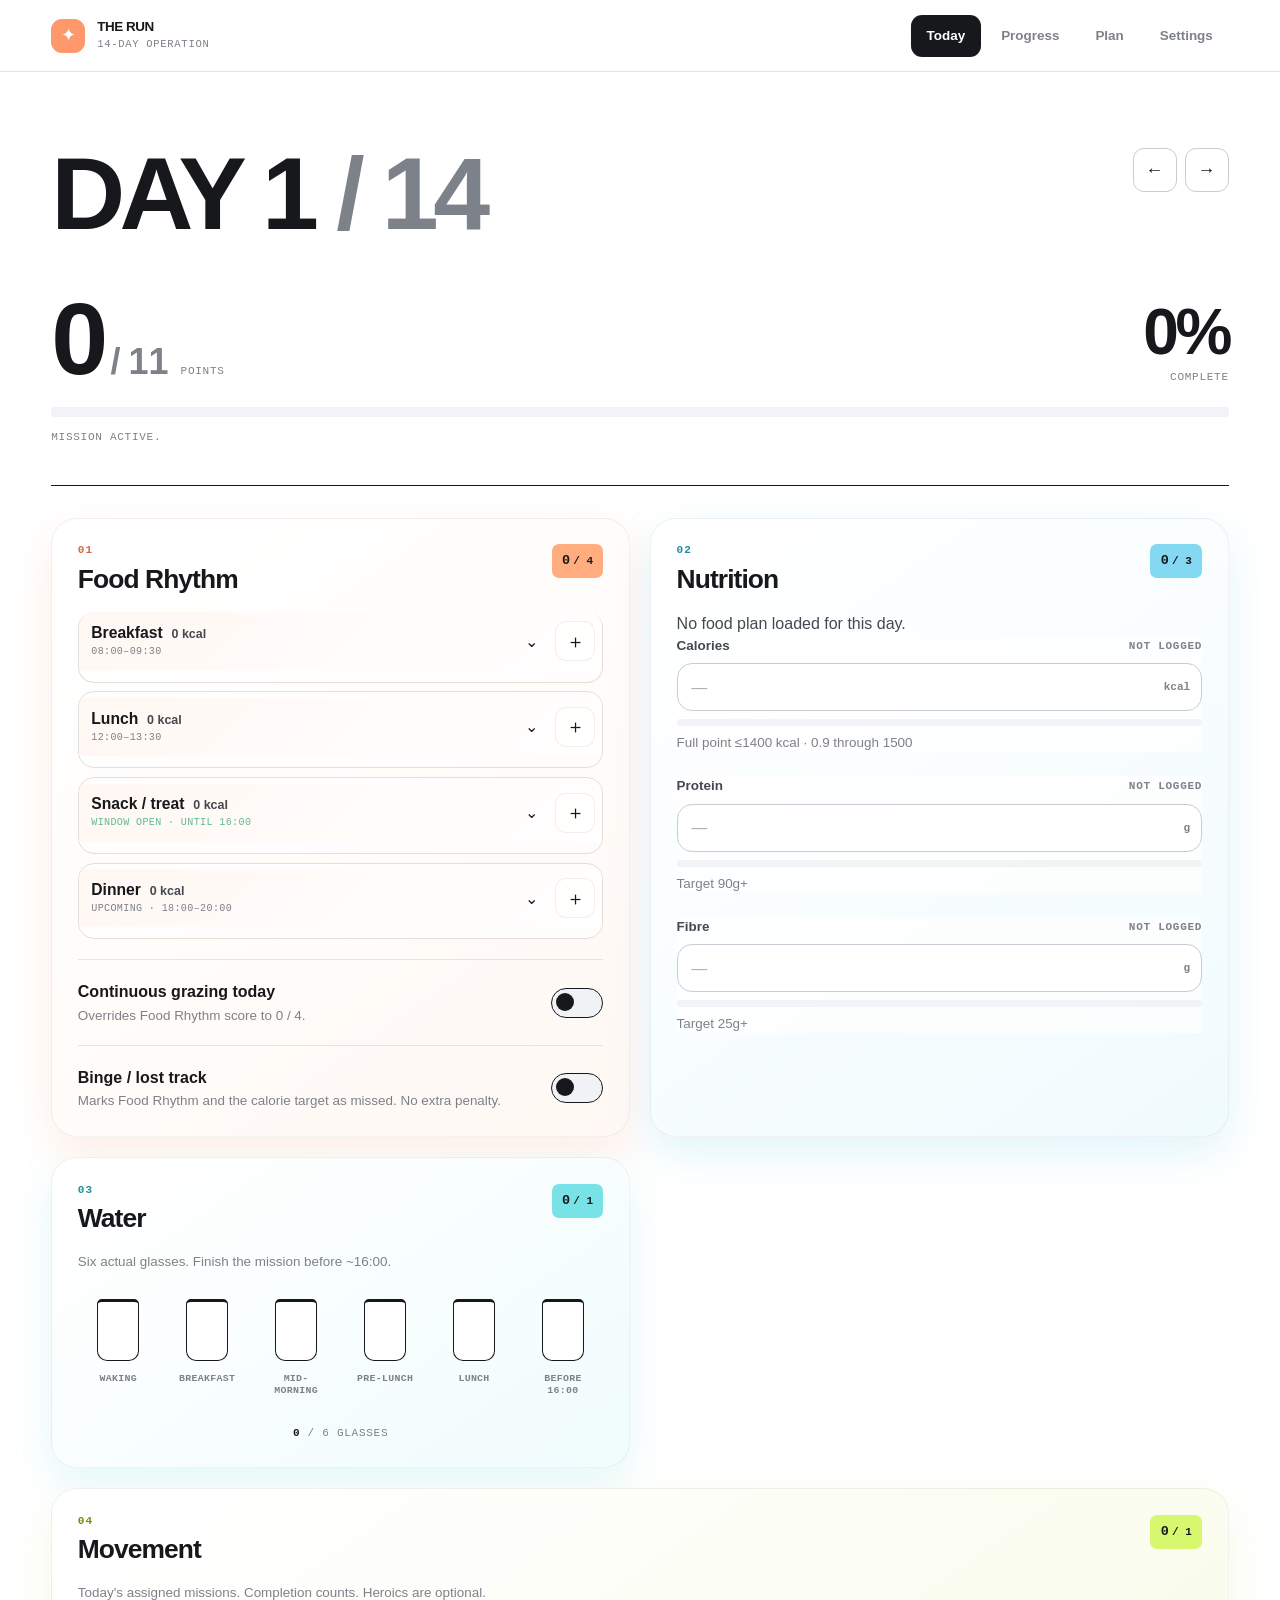
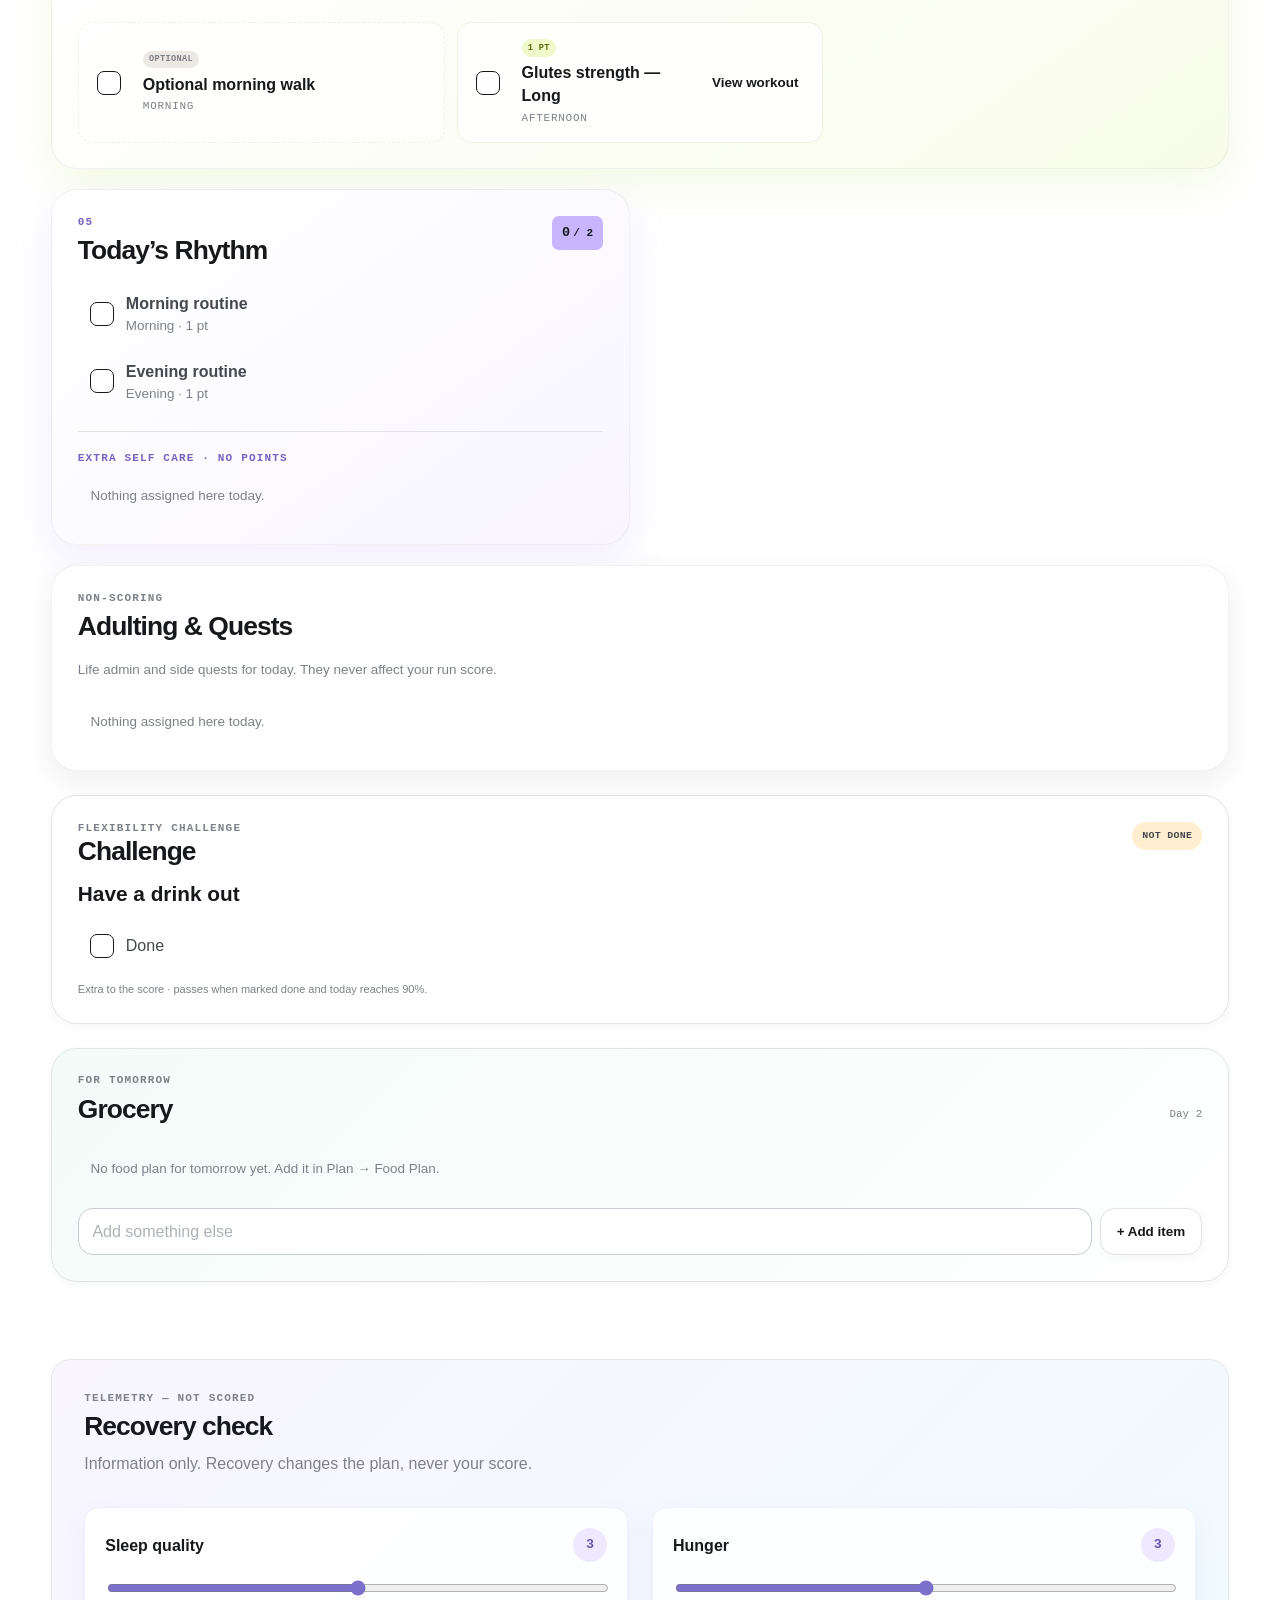
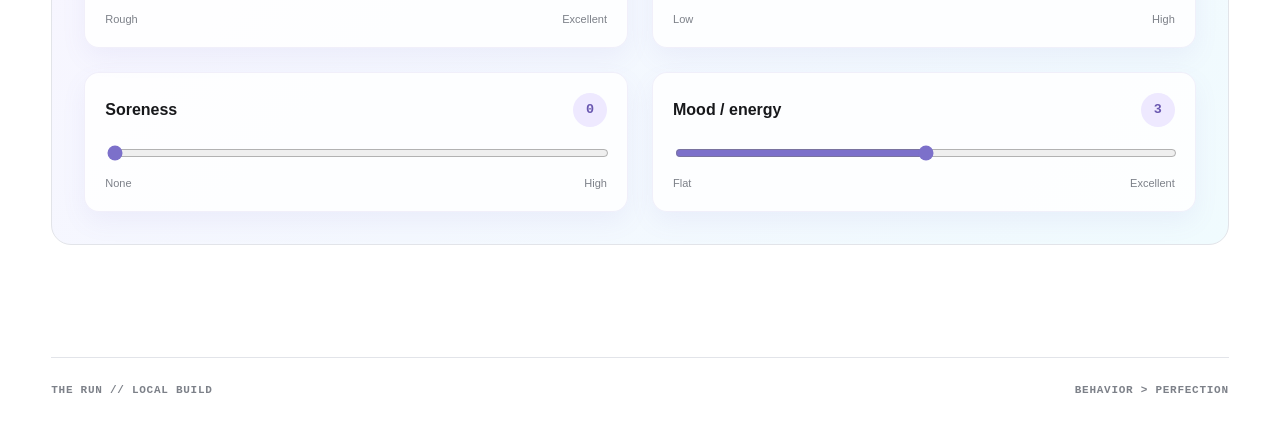
<file: index.html>
<!DOCTYPE html>
<html lang="en">

<head>
  <meta charset="UTF-8">
  <meta name="viewport" content="width=device-width, initial-scale=1.0">

  <meta
    name="description"
    content="A personal 14-day behavioral consistency sprint companion."
  >

  <title>The Run</title>

  <!-- Home-screen / web-app metadata -->
  <meta name="theme-color" content="#ffffff">
  <meta name="apple-mobile-web-app-capable" content="yes">
  <meta name="apple-mobile-web-app-status-bar-style" content="default">
  <meta name="apple-mobile-web-app-title" content="The Run">

  <link rel="manifest" href="manifest.webmanifest">
  <link rel="apple-touch-icon" href="assets/icons/apple-touch-icon.png">

  <!-- Styles -->
  <link rel="stylesheet" href="css/reset.css">
  <link rel="stylesheet" href="css/tokens.css">
  <link rel="stylesheet" href="css/layout.css">
  <link rel="stylesheet" href="css/components.css">
  <link rel="stylesheet" href="css/responsive.css">
  <link rel="stylesheet" href="css/mobile-first.css">
</head>


<body>

  <div class="app-shell">

    <!-- =========================================================
      APP HEADER
    ========================================================== -->

    <header class="app-header">

      <a href="#" class="app-brand" data-view-link="today">
        <span class="app-brand__mark" aria-hidden="true">✦</span>

        <span class="app-brand__text">
          <strong>The Run</strong>
          <small>14-day operation</small>
        </span>
      </a>


      <button
        class="mobile-menu-button"
        type="button"
        aria-label="Open navigation"
        aria-expanded="false"
        aria-controls="main-navigation"
        id="mobile-menu-button"
      >
        <span></span>
        <span></span>
        <span></span>
      </button>


      <nav
        class="main-navigation"
        id="main-navigation"
        aria-label="Main navigation"
      >

        <button
          class="nav-link is-active"
          type="button"
          data-view-link="today"
          aria-current="page"
        >
          Today
        </button>

        <button
          class="nav-link"
          type="button"
          data-view-link="campaign"
        >
          Progress
        </button>

        <button
          class="nav-link"
          type="button"
          data-view-link="plan"
        >
          Plan
        </button>

        <button
          class="nav-link"
          type="button"
          data-view-link="settings"
        >
          Settings
        </button>

      </nav>

    </header>


    <!-- =========================================================
      MAIN APP
    ========================================================== -->

    <main class="app-main">

      <!-- =======================================================
        TODAY VIEW
      ======================================================== -->

      <section
        class="app-view is-active"
        id="view-today"
        data-view="today"
        aria-labelledby="today-title"
      >

        <!-- Day Hero -->

        <header class="day-hero">

          <div class="day-hero__topline">

            <div>
              <h1 id="today-title">
                Day <span id="current-day-number">1</span>
                <span class="muted">/ 14</span>
              </h1>
            </div>


            <div class="day-selector" aria-label="14-day run day navigation">

              <button
                type="button"
                class="icon-button"
                id="previous-day-button"
                aria-label="Previous day"
              >
                ←
              </button>

              <button
                type="button"
                class="icon-button"
                id="next-day-button"
                aria-label="Next day"
              >
                →
              </button>

            </div>

          </div>


          <div class="day-score">

            <div class="day-score__numbers">
              <strong id="day-score-earned">0</strong>
              <span>/</span>
              <span id="day-score-possible">14</span>
              <small>points</small>
            </div>


            <div class="day-score__percentage">
              <strong id="day-score-percentage">0%</strong>
              <span>complete</span>
            </div>

          </div>


          <div
            class="progress-bar"
            role="progressbar"
            aria-label="Daily completion"
            aria-valuemin="0"
            aria-valuemax="100"
            aria-valuenow="0"
            id="day-progress"
          >
            <span
              class="progress-bar__fill"
              id="day-progress-fill"
            ></span>
          </div>


          <p class="day-status" id="day-status-message">
            Mission active.
          </p>

        </header>



        <!-- Glow Day Badge -->

        <section
          class="glow-day-banner"
          id="glow-day-banner"
          hidden
        >

          <span class="glow-day-banner__icon" aria-hidden="true">✦</span>

          <div>
            <p class="eyebrow">Optional side quest</p>
            <h2>Glow Day</h2>
            <p id="glow-day-description">
              Do something unnecessarily fabulous for yourself.
            </p>
          </div>

        </section>



        <!-- Daily Modules -->

        <div class="dashboard-grid">


          <!-- =================================================
            FOOD RHYTHM
          ================================================== -->

          <section
            class="dashboard-card"
            id="food-card"
            aria-labelledby="food-title"
          >

            <header class="card-header">

              <div>
                <p class="eyebrow">01</p>
                <h2 id="food-title">Food Rhythm</h2>
              </div>

              <div class="card-score">
                <strong id="food-score">0</strong>
                <span>/ 4</span>
              </div>

            </header>


            <div class="habit-list meal-log-list">

              <section class="meal-log" data-meal-log="breakfast">
                <div class="meal-log__header meal-log__strip">
                  <button class="meal-collapse-toggle" type="button" data-toggle-meal="breakfast" aria-expanded="false">
                    <span class="meal-log__identity">
                      <strong data-meal-title="breakfast">Breakfast</strong>
                      <span class="meal-summary" data-meal-summary="breakfast">No food planned</span>
                      <small class="meal-window-state" data-meal-window="breakfast"></small>
                    </span>
                    <span class="meal-chevron" aria-hidden="true">⌄</span>
                  </button>
                  <div class="meal-log__actions">
                    <button class="meal-confirm-button" type="button" data-confirm-meal="breakfast" hidden>Mark meal eaten</button>
                    <button class="meal-add-food" type="button" data-add-food="breakfast" aria-label="Add food to Breakfast" title="Add food"><span aria-hidden="true">＋</span></button>
                  </div>
                </div>
                <div class="meal-food-items" data-meal-items="breakfast" hidden></div>
              </section>

              <section class="meal-log" data-meal-log="lunch">
                <div class="meal-log__header meal-log__strip">
                  <button class="meal-collapse-toggle" type="button" data-toggle-meal="lunch" aria-expanded="false">
                    <span class="meal-log__identity">
                      <strong data-meal-title="lunch">Lunch</strong>
                      <span class="meal-summary" data-meal-summary="lunch">No food planned</span>
                      <small class="meal-window-state" data-meal-window="lunch"></small>
                    </span>
                    <span class="meal-chevron" aria-hidden="true">⌄</span>
                  </button>
                  <div class="meal-log__actions">
                    <button class="meal-confirm-button" type="button" data-confirm-meal="lunch" hidden>Mark meal eaten</button>
                    <button class="meal-add-food" type="button" data-add-food="lunch" aria-label="Add food to Lunch" title="Add food"><span aria-hidden="true">＋</span></button>
                  </div>
                </div>
                <div class="meal-food-items" data-meal-items="lunch" hidden></div>
              </section>

              <section class="meal-log" data-meal-log="snack">
                <div class="meal-log__header meal-log__strip">
                  <button class="meal-collapse-toggle" type="button" data-toggle-meal="snack" aria-expanded="false">
                    <span class="meal-log__identity">
                      <strong data-meal-title="snack">Snack</strong>
                      <span class="meal-summary" data-meal-summary="snack">No food planned</span>
                      <small class="meal-window-state" data-meal-window="snack"></small>
                    </span>
                    <span class="meal-chevron" aria-hidden="true">⌄</span>
                  </button>
                  <div class="meal-log__actions">
                    <button class="meal-confirm-button" type="button" data-confirm-meal="snack" hidden>Mark meal eaten</button>
                    <button class="meal-add-food" type="button" data-add-food="snack" aria-label="Add food to Snack" title="Add food"><span aria-hidden="true">＋</span></button>
                  </div>
                </div>
                <div class="meal-food-items" data-meal-items="snack" hidden></div>
              </section>

              <section class="meal-log" data-meal-log="dinner">
                <div class="meal-log__header meal-log__strip">
                  <button class="meal-collapse-toggle" type="button" data-toggle-meal="dinner" aria-expanded="false">
                    <span class="meal-log__identity">
                      <strong data-meal-title="dinner">Dinner</strong>
                      <span class="meal-summary" data-meal-summary="dinner">No food planned</span>
                      <small class="meal-window-state" data-meal-window="dinner"></small>
                    </span>
                    <span class="meal-chevron" aria-hidden="true">⌄</span>
                  </button>
                  <div class="meal-log__actions">
                    <button class="meal-confirm-button" type="button" data-confirm-meal="dinner" hidden>Mark meal eaten</button>
                    <button class="meal-add-food" type="button" data-add-food="dinner" aria-label="Add food to Dinner" title="Add food"><span aria-hidden="true">＋</span></button>
                  </div>
                </div>
                <div class="meal-food-items" data-meal-items="dinner" hidden></div>
              </section>

            </div>

            <div class="card-divider"></div>


            <label class="toggle-row toggle-row--warning">

              <span>
                <strong>Continuous grazing today</strong>
                <small>
                  Overrides Food Rhythm score to 0 / 4.
                </small>
              </span>

              <span class="toggle">
                <input
                  type="checkbox"
                  id="continuous-grazing"
                >
                <span class="toggle__track"></span>
              </span>

            </label>


            <p
              class="card-alert"
              id="grazing-alert"
              hidden
            >
              Grazing marked. Meal data is preserved, but Food Rhythm scores 0 / 4.
            </p>


            <div class="card-divider"></div>

            <label class="toggle-row toggle-row--warning binge-toggle-row">
              <span>
                <strong>Binge / lost track</strong>
                <small>Marks Food Rhythm and the calorie target as missed. No extra penalty.</small>
              </span>

              <span class="toggle">
                <input type="checkbox" id="binge-toggle">
                <span class="toggle__track"></span>
              </span>
            </label>

            <div class="binge-reflection" id="binge-reflection-wrap" hidden>
              <label for="binge-reflection">Self reflection</label>
              <textarea
                id="binge-reflection"
                rows="4"
                placeholder="What happened? What do I want to notice or do differently next time?"
              ></textarea>
              <small id="binge-reflection-status">Required when binge is marked.</small>
            </div>

          </section>



          <!-- =================================================
            NUTRITION
          ================================================== -->

          <section
            class="dashboard-card"
            id="nutrition-card"
            aria-labelledby="nutrition-title"
          >

            <header class="card-header">

              <div>
                <p class="eyebrow">02</p>
                <h2 id="nutrition-title">Nutrition</h2>
              </div>

              <div class="card-score">
                <strong id="nutrition-score">0</strong>
                <span>/ 3</span>
              </div>

            </header>



            <p class="nutrition-plan-summary" id="nutrition-plan-summary">No food plan loaded for this day.</p>

            <div class="nutrition-fields">


              <!-- Calories -->

              <div class="metric-field">

                <div class="metric-field__header">
                  <label for="calories-input">
                    Calories
                  </label>

                  <span
                    class="metric-status"
                    id="calories-status"
                  >
                    Not logged
                  </span>
                </div>


                <div class="number-input">
                  <input
                    type="number"
                    id="calories-input"
                    inputmode="numeric"
                    min="0"
                    step="1"
                    placeholder="—"
                  >

                  <span>kcal</span>
                </div>


                <div class="target-bar">
                  <span
                    class="target-bar__fill"
                    id="calories-target-fill"
                  ></span>
                </div>


                <small
                  class="target-copy"
                  id="calories-target-copy"
                >
                  Full point ≤1400 kcal · 0.9 through 1500
                </small>

              </div>



              <!-- Protein -->

              <div class="metric-field">

                <div class="metric-field__header">
                  <label for="protein-input">
                    Protein
                  </label>

                  <span
                    class="metric-status"
                    id="protein-status"
                  >
                    Not logged
                  </span>
                </div>


                <div class="number-input">
                  <input
                    type="number"
                    id="protein-input"
                    inputmode="decimal"
                    min="0"
                    step="0.1"
                    placeholder="—"
                  >

                  <span>g</span>
                </div>


                <div class="target-bar">
                  <span
                    class="target-bar__fill"
                    id="protein-target-fill"
                  ></span>
                </div>


                <small
                  class="target-copy"
                  id="protein-target-copy"
                >
                  Target 90g+
                </small>

              </div>



              <!-- Fibre -->

              <div class="metric-field">

                <div class="metric-field__header">
                  <label for="fibre-input">
                    Fibre
                  </label>

                  <span
                    class="metric-status"
                    id="fibre-status"
                  >
                    Not logged
                  </span>
                </div>


                <div class="number-input">
                  <input
                    type="number"
                    id="fibre-input"
                    inputmode="decimal"
                    min="0"
                    step="0.1"
                    placeholder="—"
                  >

                  <span>g</span>
                </div>


                <div class="target-bar">
                  <span
                    class="target-bar__fill"
                    id="fibre-target-fill"
                  ></span>
                </div>


                <small
                  class="target-copy"
                  id="fibre-target-copy"
                >
                  Target 25g+
                </small>

              </div>

            </div>

          </section>



          <!-- =================================================
            WATER
          ================================================== -->

          <section
            class="dashboard-card"
            id="water-card"
            aria-labelledby="water-title"
          >

            <header class="card-header">

              <div>
                <p class="eyebrow">03</p>
                <h2 id="water-title">Water</h2>
              </div>

              <div class="card-score">
                <strong id="water-score">0</strong>
                <span>/ 1</span>
              </div>

            </header>


            <p class="card-intro">
              Six actual glasses. Finish the mission before ~16:00.
            </p>


            <div
              class="water-glasses"
              id="water-glasses"
              aria-label="Daily water glasses"
            >

              <button
                class="water-glass"
                type="button"
                data-water-index="0"
                aria-pressed="false"
              >
                <span class="water-glass__vessel">
                  <span class="water-glass__fill"></span>
                </span>

                <span class="water-glass__label">
                  Waking
                </span>
              </button>


              <button
                class="water-glass"
                type="button"
                data-water-index="1"
                aria-pressed="false"
              >
                <span class="water-glass__vessel">
                  <span class="water-glass__fill"></span>
                </span>

                <span class="water-glass__label">
                  Breakfast
                </span>
              </button>


              <button
                class="water-glass"
                type="button"
                data-water-index="2"
                aria-pressed="false"
              >
                <span class="water-glass__vessel">
                  <span class="water-glass__fill"></span>
                </span>

                <span class="water-glass__label">
                  Mid-morning
                </span>
              </button>


              <button
                class="water-glass"
                type="button"
                data-water-index="3"
                aria-pressed="false"
              >
                <span class="water-glass__vessel">
                  <span class="water-glass__fill"></span>
                </span>

                <span class="water-glass__label">
                  Pre-lunch
                </span>
              </button>


              <button
                class="water-glass"
                type="button"
                data-water-index="4"
                aria-pressed="false"
              >
                <span class="water-glass__vessel">
                  <span class="water-glass__fill"></span>
                </span>

                <span class="water-glass__label">
                  Lunch
                </span>
              </button>


              <button
                class="water-glass"
                type="button"
                data-water-index="5"
                aria-pressed="false"
              >
                <span class="water-glass__vessel">
                  <span class="water-glass__fill"></span>
                </span>

                <span class="water-glass__label">
                  Before 16:00
                </span>
              </button>

            </div>


            <p class="water-counter">
              <strong id="water-count">0</strong>
              / 6 glasses
            </p>

          </section>



          <!-- =================================================
            MOVEMENT
          ================================================== -->

          <section
            class="dashboard-card dashboard-card--wide"
            id="movement-card"
            aria-labelledby="movement-title"
          >

            <header class="card-header">

              <div>
                <p class="eyebrow">04</p>
                <h2 id="movement-title">Movement</h2>
              </div>

              <div class="card-score">
                <strong id="movement-score">0</strong>
                <span>
                  /
                  <span id="movement-possible">3</span>
                </span>
              </div>

            </header>


            <p class="card-intro">
              Today's assigned missions. Completion counts. Heroics are optional.
            </p>


            <div
              class="movement-list"
              id="movement-list"
            >

              <!--
                JavaScript will render today's scheduled
                movement activities here.

                Static examples are included so the shell
                already has visible content.
              -->

              <div class="movement-row movement-row--optional">
                <span class="custom-checkbox custom-checkbox--disabled" aria-hidden="true"></span>
                <span class="movement-row__content">
                  <span class="movement-badge">OPTIONAL</span>
                  <strong>Optional morning walk</strong>
                  <small>Morning</small>
                </span>
              </div>

              <div class="movement-row">
                <input type="checkbox" data-movement-id="example-glutes-long">
                <span class="custom-checkbox"></span>
                <span class="movement-row__content">
                  <span class="movement-badge">1 PT</span>
                  <strong>Glutes strength — Long</strong>
                  <small>Afternoon</small>
                </span>
                <span class="movement-row__actions">
                  <button class="text-button" type="button">View workout</button>
                </span>
              </div>
            </div>

          </section>



          <!-- =================================================
            TODAY'S RHYTHM / SELF CARE
          ================================================== -->

          <section
            class="dashboard-card"
            id="glow-card"
            aria-labelledby="glow-title"
          >

            <header class="card-header">
              <div>
                <p class="eyebrow">05</p>
                <h2 id="glow-title">Today’s Rhythm</h2>
              </div>

              <div class="card-score">
                <strong id="glow-score">0</strong>
                <span>/ <span id="glow-possible">1</span></span>
              </div>
            </header>

            <div class="habit-list" id="self-care-list"></div>
            <div class="card-divider"></div>
            <div class="extra-task-section">
              <p class="eyebrow">Extra self care · no points</p>
              <div class="today-task-list" id="extra-self-care-list"></div>
            </div>

          </section>




          <section class="dashboard-card dashboard-card--wide" id="adulting-quests-card" aria-labelledby="adulting-quests-title">
            <header class="card-header"><div><p class="eyebrow">Non-scoring</p><h2 id="adulting-quests-title">Adulting &amp; Quests</h2></div></header>
            <p class="card-intro">Life admin and side quests for today. They never affect your run score.</p>
            <div class="today-task-list" id="adulting-quests-list"></div>
          </section>

        </div>



        <section
          class="daily-challenge-card"
          id="daily-challenge-card"
          aria-labelledby="daily-challenge-title"
        >
          <header class="daily-challenge-card__header">
            <div>
              <p class="eyebrow" id="daily-challenge-type">Daily extra</p>
              <h2 id="daily-challenge-title">Challenge</h2>
            </div>
            <span class="daily-challenge-status" id="daily-challenge-status">Not done</span>
          </header>

          <p class="daily-challenge-copy" id="daily-challenge-copy">—</p>

          <label class="check-row daily-challenge-check">
            <input type="checkbox" id="challenge-done">
            <span class="custom-checkbox"></span>
            <span>Done</span>
          </label>

          <p class="daily-challenge-rule">Extra to the score · passes when marked done and today reaches 90%.</p>
        </section>


        <section class="grocery-card" id="tomorrow-grocery-card" aria-labelledby="tomorrow-grocery-title">
          <header class="section-header"><div><p class="eyebrow">For tomorrow</p><h2 id="tomorrow-grocery-title">Grocery</h2></div><span class="grocery-target-day" id="grocery-target-day"></span></header>
          <div class="grocery-list" id="tomorrow-grocery-list"></div>
          <div class="grocery-add"><input type="text" id="grocery-manual-input" placeholder="Add something else" autocomplete="off"><button type="button" class="secondary-button" id="grocery-manual-add">+ Add item</button></div>
        </section>

        <!-- =====================================================
          RECOVERY
        ====================================================== -->

        <section
          class="recovery-panel"
          aria-labelledby="recovery-title"
        >

          <header class="section-header">

            <div>
              <p class="eyebrow">Telemetry — not scored</p>
              <h2 id="recovery-title">
                Recovery check
              </h2>
            </div>

          </header>


          <p class="section-intro">
            Information only. Recovery changes the plan, never your score.
          </p>


          <div class="recovery-grid">


            <!-- Sleep -->

            <div class="recovery-control">

              <div class="recovery-control__header">
                <label for="sleep-rating">
                  Sleep quality
                </label>

                <output
                  for="sleep-rating"
                  id="sleep-rating-output"
                >
                  3
                </output>
              </div>

              <input
                type="range"
                id="sleep-rating"
                min="1"
                max="5"
                step="1"
                value="3"
              >

              <div class="range-labels">
                <span>Rough</span>
                <span>Excellent</span>
              </div>

            </div>



            <!-- Hunger -->

            <div class="recovery-control">

              <div class="recovery-control__header">
                <label for="hunger-rating">
                  Hunger
                </label>

                <output
                  for="hunger-rating"
                  id="hunger-rating-output"
                >
                  3
                </output>
              </div>

              <input
                type="range"
                id="hunger-rating"
                min="1"
                max="5"
                step="1"
                value="3"
              >

              <div class="range-labels">
                <span>Low</span>
                <span>High</span>
              </div>

            </div>



            <!-- Soreness -->

            <div class="recovery-control">

              <div class="recovery-control__header">
                <label for="soreness-rating">
                  Soreness
                </label>

                <output
                  for="soreness-rating"
                  id="soreness-rating-output"
                >
                  0
                </output>
              </div>

              <input
                type="range"
                id="soreness-rating"
                min="0"
                max="3"
                step="1"
                value="0"
              >

              <div class="range-labels">
                <span>None</span>
                <span>High</span>
              </div>

            </div>



            <!-- Mood -->

            <div class="recovery-control">

              <div class="recovery-control__header">
                <label for="mood-rating">
                  Mood / energy
                </label>

                <output
                  for="mood-rating"
                  id="mood-rating-output"
                >
                  3
                </output>
              </div>

              <input
                type="range"
                id="mood-rating"
                min="1"
                max="5"
                step="1"
                value="3"
              >

              <div class="range-labels">
                <span>Flat</span>
                <span>Excellent</span>
              </div>

            </div>

          </div>

        </section>



        <!-- =====================================================
          DAY 14 MEASUREMENTS
        ====================================================== -->

        <section
          class="measurements-panel"
          id="day-14-measurements"
          aria-labelledby="measurements-title"
          hidden
        >

          <header class="section-header">

            <div>
              <p class="eyebrow">Day 14 — information only</p>
              <h2 id="measurements-title">
                Final tracking
              </h2>
            </div>


            <span class="unscored-badge">
              Never scored
            </span>

          </header>


          <p class="section-intro">
            Measurements are tracking data, not success criteria.
          </p>


          <div class="measurement-grid">

            <label class="field">
              <span>Weight</span>

              <div class="number-input">
                <input
                  type="number"
                  id="measurement-weight"
                  min="0"
                  step="0.1"
                >
                <span>kg</span>
              </div>
            </label>


            <label class="field">
              <span>Waist</span>

              <div class="number-input">
                <input
                  type="number"
                  id="measurement-waist"
                  min="0"
                  step="0.1"
                >
                <span>cm</span>
              </div>
            </label>


            <label class="field">
              <span>Hips</span>

              <div class="number-input">
                <input
                  type="number"
                  id="measurement-hips"
                  min="0"
                  step="0.1"
                >
                <span>cm</span>
              </div>
            </label>


            <label class="field">
              <span>Bust</span>

              <div class="number-input">
                <input
                  type="number"
                  id="measurement-bust"
                  min="0"
                  step="0.1"
                >
                <span>cm</span>
              </div>
            </label>

          </div>


          <label class="field field--full">
            <span>Notes</span>

            <textarea
              id="measurement-notes"
              rows="5"
              placeholder="Anything worth remembering from this run..."
            ></textarea>
          </label>


          <label class="check-row check-row--unscored">

            <input
              type="checkbox"
              id="progress-photo-reminder"
            >

            <span class="custom-checkbox"></span>

            <span>
              Optional progress photo reminder
            </span>

          </label>

        </section>

      </section>



      <!-- =======================================================
        CAMPAIGN OVERVIEW VIEW
      ======================================================== -->

      <section
        class="app-view"
        id="view-campaign"
        data-view="campaign"
        aria-labelledby="campaign-title"
        hidden
      >

        <header class="view-header view-header--campaign">

          <div>
            <p class="eyebrow">Mission control</p>
            <h1 id="campaign-title">
              Progress
            </h1>
          </div>


          <div class="campaign-score-summary">

            <strong id="campaign-percentage">
              0%
            </strong>

            <span
              class="campaign-score-points"
              id="campaign-points"
            >
              0 / 0 pts
            </span>

            <span id="campaign-day-label">Day 1 / 14</span>

          </div>

        </header>


        <div
          class="progress-bar progress-bar--campaign"
          role="progressbar"
          aria-label="Overall completion"
          aria-valuemin="0"
          aria-valuemax="100"
          aria-valuenow="0"
          id="campaign-progress"
        >
          <span
            class="progress-bar__fill"
            id="campaign-progress-fill"
          ></span>
        </div>



        <!-- Campaign board -->

        <section
          class="campaign-board-section"
          aria-labelledby="campaign-board-title"
        >

          <header class="section-header">

            <div>
              <p class="eyebrow">Behavior board</p>
              <h2 id="campaign-board-title">
                14-day map
              </h2>
            </div>

          </header>


          <div class="campaign-board-wrapper">

            <table
              class="campaign-board"
              id="campaign-board"
            >

              <thead>

                <tr>

                  <th scope="col">
                    Mission
                  </th>

                  <th scope="col">
                    <button type="button" data-day-select="1">
                      D1
                    </button>
                  </th>

                  <th scope="col">
                    <button type="button" data-day-select="2">
                      D2
                    </button>
                  </th>

                  <th scope="col">
                    <button type="button" data-day-select="3">
                      D3
                    </button>
                  </th>

                  <th scope="col">
                    <button type="button" data-day-select="4">
                      D4
                    </button>
                  </th>

                  <th scope="col">
                    <button type="button" data-day-select="5">
                      D5
                    </button>
                  </th>

                  <th scope="col">
                    <button type="button" data-day-select="6">
                      D6
                    </button>
                  </th>

                  <th scope="col">
                    <button type="button" data-day-select="7">
                      D7
                    </button>
                  </th>

                  <th scope="col">
                    <button type="button" data-day-select="8">
                      D8
                    </button>
                  </th>

                  <th scope="col">
                    <button type="button" data-day-select="9">
                      D9
                    </button>
                  </th>

                  <th scope="col">
                    <button type="button" data-day-select="10">
                      D10
                    </button>
                  </th>

                  <th scope="col">
                    <button type="button" data-day-select="11">
                      D11
                    </button>
                  </th>

                  <th scope="col">
                    <button type="button" data-day-select="12">
                      D12
                    </button>
                  </th>

                  <th scope="col">
                    <button type="button" data-day-select="13">
                      D13
                    </button>
                  </th>

                  <th scope="col">
                    <button type="button" data-day-select="14">
                      D14
                    </button>
                  </th>

                </tr>

              </thead>


              <tbody id="campaign-board-body">

                <!-- Generated later with JavaScript -->

              </tbody>

            </table>

          </div>

        </section>



        <section
          class="calorie-trend-panel"
          aria-labelledby="calorie-trend-title"
        >
          <header class="section-header">
            <div>
              <p class="eyebrow">Nutrition pattern</p>
              <h2 id="calorie-trend-title">Calories + binge tracker</h2>
            </div>
          </header>

          <div id="calorie-binge-trend" class="calorie-binge-trend">
            <div class="trend-empty">No calorie or binge data yet</div>
          </div>
        </section>


        <section class="progress-summary-grid">
          <article class="progress-mini-card"><span>Challenge history</span><div id="challenge-history-strip" class="challenge-history-strip"></div></article>
          <article class="progress-mini-card"><span>Training</span><strong id="training-progress-summary">0 / 0 required blocks</strong></article>
        </section>

        <section class="final-reward-panel" id="final-reward-panel" hidden aria-labelledby="reward-title">
          <header class="section-header"><div><p class="eyebrow">Sprint outcome</p><h2 id="reward-title">Sprint complete</h2></div></header>
          <p id="reward-description"></p>
        </section>

        <section class="archive-panel" aria-labelledby="archive-title">
          <header class="section-header"><div><p class="eyebrow">Sprint history</p><h2 id="archive-title">Previous runs</h2></div></header>
          <div id="archive-comparison"></div>
        </section>

        <section class="sprint-end-panel" id="sprint-end-panel" hidden aria-labelledby="sprint-end-title">
          <header class="section-header"><div><p class="eyebrow">14 days complete</p><h2 id="sprint-end-title">Start the next sprint</h2></div></header>
          <p>Archive this sprint as a summary and begin fresh. Unfinished one-off Brain Dump tasks return as unscheduled; daily repeats carry forward.</p>
          <div class="sprint-end-actions">
            <button class="primary-button" type="button" id="start-next-empty">Start with no food plan</button>
            <button class="secondary-button" type="button" id="start-next-reuse">Reuse previous food plan</button>
          </div>
        </section>

        <!-- Recovery trend placeholders -->

        <section
          class="recovery-trends"
          aria-labelledby="recovery-trends-title"
        >

          <header class="section-header">

            <div>
              <p class="eyebrow">
                Unscored telemetry
              </p>

              <h2 id="recovery-trends-title">
                Recovery trends
              </h2>
            </div>

          </header>


          <div
            class="trend-grid"
            id="recovery-trend-grid"
          >

            <div class="trend-card">
              <span>Sleep quality</span>
              <div class="trend-placeholder"></div>
            </div>

            <div class="trend-card">
              <span>Hunger</span>
              <div class="trend-placeholder"></div>
            </div>

            <div class="trend-card">
              <span>Soreness</span>
              <div class="trend-placeholder"></div>
            </div>

            <div class="trend-card">
              <span>Mood / energy</span>
              <div class="trend-placeholder"></div>
            </div>

          </div>

        </section>

      </section>



      <!-- =======================================================
        PLAN VIEW
      ======================================================== -->
      <section class="app-view" id="view-plan" data-view="plan" aria-labelledby="plan-title" hidden>
        <header class="view-header"><div><p class="eyebrow">Sprint planner</p><h1 id="plan-title">Plan</h1><p class="view-description">Empty your head, see the training structure, and shape the 14-day food plan.</p></div></header>
        <div class="plan-section-tabs" id="plan-section-tabs" role="tablist" aria-label="Plan sections">
          <button type="button" data-plan-section="brain-dump" class="is-active" role="tab">Brain Dump</button>
          <button type="button" data-plan-section="training" role="tab">Training</button>
          <button type="button" data-plan-section="food-plan" role="tab">Food Plan</button>
        </div>

        <section class="plan-panel" id="brain-dump-panel">
          <header class="section-header"><div><p class="eyebrow">Get it out of your head</p><h2>Brain Dump</h2></div></header>
          <div class="brain-capture"><textarea id="brain-dump-input" rows="2" placeholder="What’s in your head?"></textarea><button class="primary-button" type="button" id="brain-dump-add">Add</button></div>
          <p class="plan-help">Add first. Then assign Self care, Adulting or Side projects &amp; quests and choose a sprint day or Repeat every day.</p>
          <div class="brain-dump-list" id="brain-dump-list"></div>
        </section>

        <section class="plan-panel" id="training-plan-panel" hidden>
          <header class="section-header"><div><p class="eyebrow">Two-week cycle</p><h2>Training plan</h2></div></header>
          <p class="plan-help">Days 8–14 repeat the first week. Optional walks and protect-sleep blocks never score.</p>
          <div class="training-plan-list" id="training-plan-list"></div>
        </section>

        <section class="plan-panel" id="food-plan-panel" hidden>
          <header class="section-header"><div><p class="eyebrow">14-day diet</p><h2>Food plan</h2></div></header>
          <div class="diet-import-card">
            <div><strong>Import CSV</strong><p>One row per ingredient: day, meal, meal_name, ingredient, quantity, unit, optional grams/kcal/protein/fibre/notes.</p></div>
            <div class="diet-import-actions"><label class="secondary-button file-button">Choose CSV<input type="file" id="diet-csv-file" accept=".csv,text/csv"></label><button class="text-button" type="button" id="diet-template-download">Download template</button></div>
            <p id="diet-import-status">No diet plan loaded yet.</p><ul id="diet-import-preview" class="diet-import-preview"></ul>
            <button class="primary-button" type="button" id="diet-import-replace" hidden>Replace food plan</button>
          </div>
          <div class="day-tabs day-tabs--scroll" id="food-plan-day-tabs"></div>
          <div id="food-plan-day-content" class="food-plan-day-content"></div>
        </section>
      </section>

      <!-- =======================================================
        SETTINGS VIEW
      ======================================================== -->

      <section
        class="app-view"
        id="view-settings"
        data-view="settings"
        aria-labelledby="settings-title"
        hidden
      >

        <header class="view-header">

          <div>
            <p class="eyebrow">
              System configuration
            </p>

            <h1 id="settings-title">
              Settings
            </h1>

            <p class="view-description">
              Change the run rules without editing JavaScript.
            </p>
          </div>

        </header>



        <!-- Nutrition settings -->

        <section
          class="settings-panel"
          aria-labelledby="nutrition-settings-title"
        >

          <header>
            <p class="eyebrow">Nutrition</p>
            <h2 id="nutrition-settings-title">
              Targets
            </h2>
          </header>


          <div class="settings-grid">

            <label class="field">
              <span>Full-score calorie ceiling</span>
              <input
                type="number"
                id="setting-calories-max"
                value="1400"
                min="0"

                readonly>
            </label>


            <label class="field">
              <span>0.9 grace ceiling</span>
              <input
                type="number"
                id="setting-calories-grace-max"
                value="1500"
                min="0"

                readonly>
            </label>


            <label class="field">
              <span>Minimum protein</span>

              <div class="number-input">
                <input
                  type="number"
                  id="setting-protein-min"
                  value="90"
                  min="0"
                >
                <span>g</span>
              </div>
            </label>


            <label class="field">
              <span>Minimum fibre</span>

              <div class="number-input">
                <input
                  type="number"
                  id="setting-fibre-min"
                  value="25"
                  min="0"
                >
                <span>g</span>
              </div>
            </label>

          </div>

        </section>



        <section class="settings-panel" aria-labelledby="meal-window-settings-title">
          <header><p class="eyebrow">Food rhythm</p><h2 id="meal-window-settings-title">Meal windows</h2></header>
          <p class="settings-help">Guidance only — windows never affect points or block logging.</p>
          <div class="meal-window-settings">
            <label>Breakfast <span><input type="time" id="setting-window-breakfast-start"><span>to</span><input type="time" id="setting-window-breakfast-end"></span></label>
            <label>Lunch <span><input type="time" id="setting-window-lunch-start"><span>to</span><input type="time" id="setting-window-lunch-end"></span></label>
            <label>Snack <span><input type="time" id="setting-window-snack-start"><span>to</span><input type="time" id="setting-window-snack-end"></span></label>
            <label>Dinner <span><input type="time" id="setting-window-dinner-start"><span>to</span><input type="time" id="setting-window-dinner-end"></span></label>
          </div>
        </section>

        <!-- Water settings -->

        <section
          class="settings-panel"
          aria-labelledby="water-settings-title"
        >

          <header>
            <p class="eyebrow">Water</p>
            <h2 id="water-settings-title">
              Daily goal
            </h2>
          </header>


          <label class="field">
            <span>Glasses per day</span>

            <input
              type="number"
              id="setting-water-target"
              value="6"
              min="1"
              max="20"
            >
          </label>

        </section>






        <!-- Reward tiers -->

        <section
          class="settings-panel"
          aria-labelledby="reward-settings-title"
        >

          <header>
            <p class="eyebrow">Rewards</p>
            <h2 id="reward-settings-title">
              Reward tiers
            </h2>
          </header>


          <div
            class="reward-settings-list"
            id="reward-settings-list"
          >


            <!-- Legendary -->

            <article class="reward-setting">

              <div class="reward-setting__heading">
                <strong>Legendary</strong>
                <span>95–100%</span>
              </div>


              <label class="field field--full">
                <span>Reward</span>

                <input
                  type="text"
                  id="setting-reward-legendary"
                  value="Massage / salon treatment / fancy dinner"
                >
              </label>

            </article>



            <!-- Mission accomplished -->

            <article class="reward-setting">

              <div class="reward-setting__heading">
                <strong>Mission accomplished</strong>
                <span>80–94%</span>
              </div>


              <label class="field field--full">
                <span>Reward</span>

                <input
                  type="text"
                  id="setting-reward-accomplished"
                  value="Rent a car + go somewhere nice"
                >
              </label>

            </article>



            <!-- Review -->

            <article class="reward-setting">

              <div class="reward-setting__heading">
                <strong>Review & redesign</strong>
                <span>Below 80%</span>
              </div>


              <label class="field field--full">
                <span>Message</span>

                <input
                  type="text"
                  id="setting-reward-review"
                  value="Review where the system failed and redesign."
                >
              </label>

            </article>

          </div>

        </section>



        <!-- Data -->

        <section
          class="settings-panel"
          aria-labelledby="data-settings-title"
        >

          <header>
            <p class="eyebrow">
              Data
            </p>

            <h2 id="data-settings-title">
              Run management
            </h2>
          </header>


          <div class="settings-actions">

            <button
              class="secondary-button"
              type="button"
              id="export-data-button"
            >
              Export JSON
            </button>


            <label
              class="secondary-button file-button"
              for="import-data-input"
            >
              Import JSON

              <input
                type="file"
                id="import-data-input"
                accept="application/json,.json"
                hidden
              >
            </label>


            <button
              class="secondary-button"
              type="button"
              id="new-campaign-button"
            >
              Create new run
            </button>


            <button
              class="danger-button"
              type="button"
              id="reset-campaign-button"
            >
              Reset current run
            </button>

          </div>

        </section>

      </section>

    </main>



    <!-- =========================================================
      APP FOOTER
    ========================================================== -->

    <footer class="app-footer">

      <span>
        THE RUN // LOCAL BUILD
      </span>

      <span>
        Behavior &gt; perfection
      </span>

    </footer>

  </div>





  <!-- ===========================================================
    ADD FOOD SHEET
  ============================================================ -->

  <dialog
    class="food-log-dialog"
    id="food-log-dialog"
  >

    <div class="food-sheet">

      <header class="food-sheet__header">

        <button
          class="food-sheet__back"
          type="button"
          id="food-sheet-back"
          aria-label="Back"
          hidden
        >
          ←
        </button>

        <div>
          <p class="eyebrow">Add to <span id="food-log-meal-label">meal</span></p>
          <h2>Food log</h2>
        </div>

        <button
          class="food-sheet__close"
          type="button"
          id="food-log-close"
          aria-label="Close food log"
        >
          ×
        </button>

      </header>


      <!-- Start -->

      <section id="food-entry-home">

        <form
          class="food-search-form"
          id="food-search-form"
        >
          <label for="food-search-input">
            Search or describe food
          </label>

          <div class="food-search-form__row">
            <input
              type="search"
              id="food-search-input"
              placeholder="e.g. salmon 180g"
              autocomplete="off"
            >

            <button
              class="primary-button"
              type="submit"
            >
              Search
            </button>
          </div>

          <small>
            Search checks foods saved on this device first, then generic foods and packaged products online.
          </small>
        </form>


        <div class="food-entry-actions">
          <button
            class="food-entry-action food-entry-action--scan"
            type="button"
            id="food-scan-button"
          >
            <span class="food-entry-action__icon" aria-hidden="true">▦</span>
            <span>
              <strong>Scan barcode</strong>
              <small>Use the phone camera</small>
            </span>
          </button>

          <button
            class="food-entry-action food-entry-action--manual"
            type="button"
            id="food-manual-button"
          >
            <span class="food-entry-action__icon" aria-hidden="true">＋</span>
            <span>
              <strong>Add manually</strong>
              <small>Fallback for anything not found</small>
            </span>
          </button>
        </div>


        <section class="food-recents">
          <div class="food-sheet__section-heading">
            <p class="eyebrow">On this device</p>
            <h3>Recent foods</h3>
          </div>

          <div
            class="food-result-list"
            id="food-recent-list"
          ></div>
        </section>

      </section>


      <!-- Search results -->

      <section
        id="food-search-panel"
        hidden
      >
        <p
          class="food-sheet__status"
          id="food-search-status"
          role="status"
          aria-live="polite"
        ></p>

        <div
          class="food-result-list"
          id="food-search-results"
        ></div>
      </section>


      <!-- Barcode -->

      <section
        id="food-barcode-panel"
        hidden
      >

        <p
          class="food-sheet__status"
          id="food-barcode-status"
          role="status"
          aria-live="polite"
        >
          Starting camera…
        </p>

        <div
          class="food-barcode-reader"
          id="food-barcode-reader"
          aria-label="Barcode camera preview"
        ></div>

        <div class="food-barcode-divider">
          <span>or type it</span>
        </div>

        <form
          class="food-barcode-form"
          id="food-barcode-form"
        >
          <label for="food-barcode-input">Barcode number</label>

          <div class="food-search-form__row">
            <input
              type="text"
              inputmode="numeric"
              pattern="[0-9]*"
              id="food-barcode-input"
              placeholder="e.g. 3017624010701"
              autocomplete="off"
            >

            <button
              class="primary-button"
              type="submit"
            >
              Look up
            </button>
          </div>
        </form>

      </section>


      <!-- Confirm food -->

      <section
        id="food-confirm-panel"
        hidden
      >

        <p
          class="food-confirm-source"
          id="food-confirm-source"
        ></p>

        <form id="food-confirm-form">

          <div class="food-confirm-grid">

            <label class="field field--full">
              <span>Food</span>
              <input
                type="text"
                id="food-confirm-name"
                autocomplete="off"
              >
            </label>

            <label class="field field--full">
              <span>Brand <small>(optional)</small></span>
              <input
                type="text"
                id="food-confirm-brand"
                autocomplete="off"
              >
            </label>

            <label class="field field--full food-confirm-amount">
              <span>Amount eaten</span>
              <div class="number-input">
                <input
                  type="number"
                  id="food-confirm-amount"
                  inputmode="decimal"
                  min="0.1"
                  step="0.1"
                  value="100"
                >
                <span>g</span>
              </div>
            </label>

          </div>


          <div class="food-confirm-per100">
            <p>Nutrition per 100g</p>

            <div class="food-confirm-per100__grid">
              <label>
                <span>Calories</span>
                <input
                  type="number"
                  id="food-confirm-calories"
                  inputmode="decimal"
                  min="0"
                  step="0.1"
                >
                <small>kcal</small>
              </label>

              <label>
                <span>Protein</span>
                <input
                  type="number"
                  id="food-confirm-protein"
                  inputmode="decimal"
                  min="0"
                  step="0.1"
                >
                <small>g</small>
              </label>

              <label>
                <span>Fibre</span>
                <input
                  type="number"
                  id="food-confirm-fibre"
                  inputmode="decimal"
                  min="0"
                  step="0.1"
                >
                <small>g</small>
              </label>
            </div>
          </div>


          <div
            class="food-confirm-preview"
            id="food-confirm-preview"
            aria-live="polite"
          ></div>

          <p
            class="food-confirm-error"
            id="food-confirm-error"
            hidden
          ></p>

          <button
            class="primary-button food-confirm-submit"
            type="submit"
          >
            Add to meal
          </button>

        </form>

      </section>

    </div>

  </dialog>


  <!-- ===========================================================
    MODAL
  ============================================================ -->

  <dialog class="workout-detail-dialog" id="workout-detail-dialog">
    <div class="workout-detail-sheet"><header><div><p class="eyebrow">Training details</p><h2 id="workout-detail-title">Workout</h2></div><button class="icon-button" type="button" id="workout-detail-close" aria-label="Close workout">×</button></header><p id="workout-detail-style"></p><p class="workout-equipment"><strong>Equipment</strong> <span id="workout-detail-equipment"></span></p><div id="workout-detail-body" class="workout-detail-body"></div></div>
  </dialog>

  <dialog class="ingredient-editor-dialog" id="ingredient-editor-dialog">
    <div class="ingredient-editor-sheet"><header><div><p class="eyebrow">Food plan</p><h2 id="ingredient-editor-title">Ingredient</h2></div><button class="icon-button" type="button" id="ingredient-editor-close" aria-label="Close">×</button></header>
      <div class="ingredient-editor-grid"><label>Ingredient<input id="ingredient-name" type="text"></label><label>Quantity<input id="ingredient-quantity" type="number" step="0.1"></label><label>Unit<input id="ingredient-unit" type="text" placeholder="g, ml, piece"></label><label>Grams (optional)<input id="ingredient-grams" type="number" step="0.1"></label><label>Calories<input id="ingredient-kcal" type="number" step="0.1"></label><label>Protein g<input id="ingredient-protein" type="number" step="0.1"></label><label>Fibre g<input id="ingredient-fibre" type="number" step="0.1"></label><label class="field--full">Notes<textarea id="ingredient-notes" rows="3"></textarea></label></div>
      <div class="dialog-actions"><button class="secondary-button" type="button" id="ingredient-editor-cancel">Cancel</button><button class="primary-button" type="button" id="ingredient-editor-save">Save ingredient</button></div>
    </div>
  </dialog>

  <dialog
    class="app-dialog"
    id="app-dialog"
  >

    <div class="app-dialog__content">

      <p class="eyebrow" id="dialog-eyebrow">
        Confirm action
      </p>

      <h2 id="dialog-title">
        Are you sure?
      </h2>

      <p id="dialog-message">
        This action cannot be undone.
      </p>


      <div class="app-dialog__actions">

        <button
          class="secondary-button"
          type="button"
          id="dialog-cancel-button"
        >
          Cancel
        </button>

        <button
          class="danger-button"
          type="button"
          id="dialog-confirm-button"
        >
          Confirm
        </button>

      </div>

    </div>

  </dialog>



  <!-- ===========================================================
    TOAST / FEEDBACK
  ============================================================ -->

  <div
    class="toast"
    id="app-toast"
    role="status"
    aria-live="polite"
    hidden
  >
    Saved.
  </div>



  <!-- ===========================================================
    JAVASCRIPT

    Deliberately using classic scripts rather than ES modules so
    the app can be opened directly from the local filesystem.
  ============================================================ -->

  <script src="js/defaults.js"></script>
  <script src="js/storage.js"></script>
  <script src="js/scoring.js"></script>
  <script src="js/state.js"></script>
  <script src="js/food-library.js"></script>
  <script src="js/food-log.js"></script>
  <script src="js/diet-plan.js"></script>
  <script src="js/brain-dump.js"></script>
  <script src="js/training-plan.js"></script>
  <script src="js/meal-windows.js"></script>
  <script src="js/sprint-archive.js"></script>
  <script src="js/navigation.js"></script>
  <script src="js/day-view.js"></script>
  <script src="js/overview-view.js"></script>
  <script src="js/plan-view.js"></script>
  <script src="js/settings-view.js"></script>
  <script src="js/recovery.js"></script>
  <script src="js/import-export.js"></script>
  <script src="js/pwa.js"></script>
  <script src="js/app.js"></script>

</body>

</html>
</file>
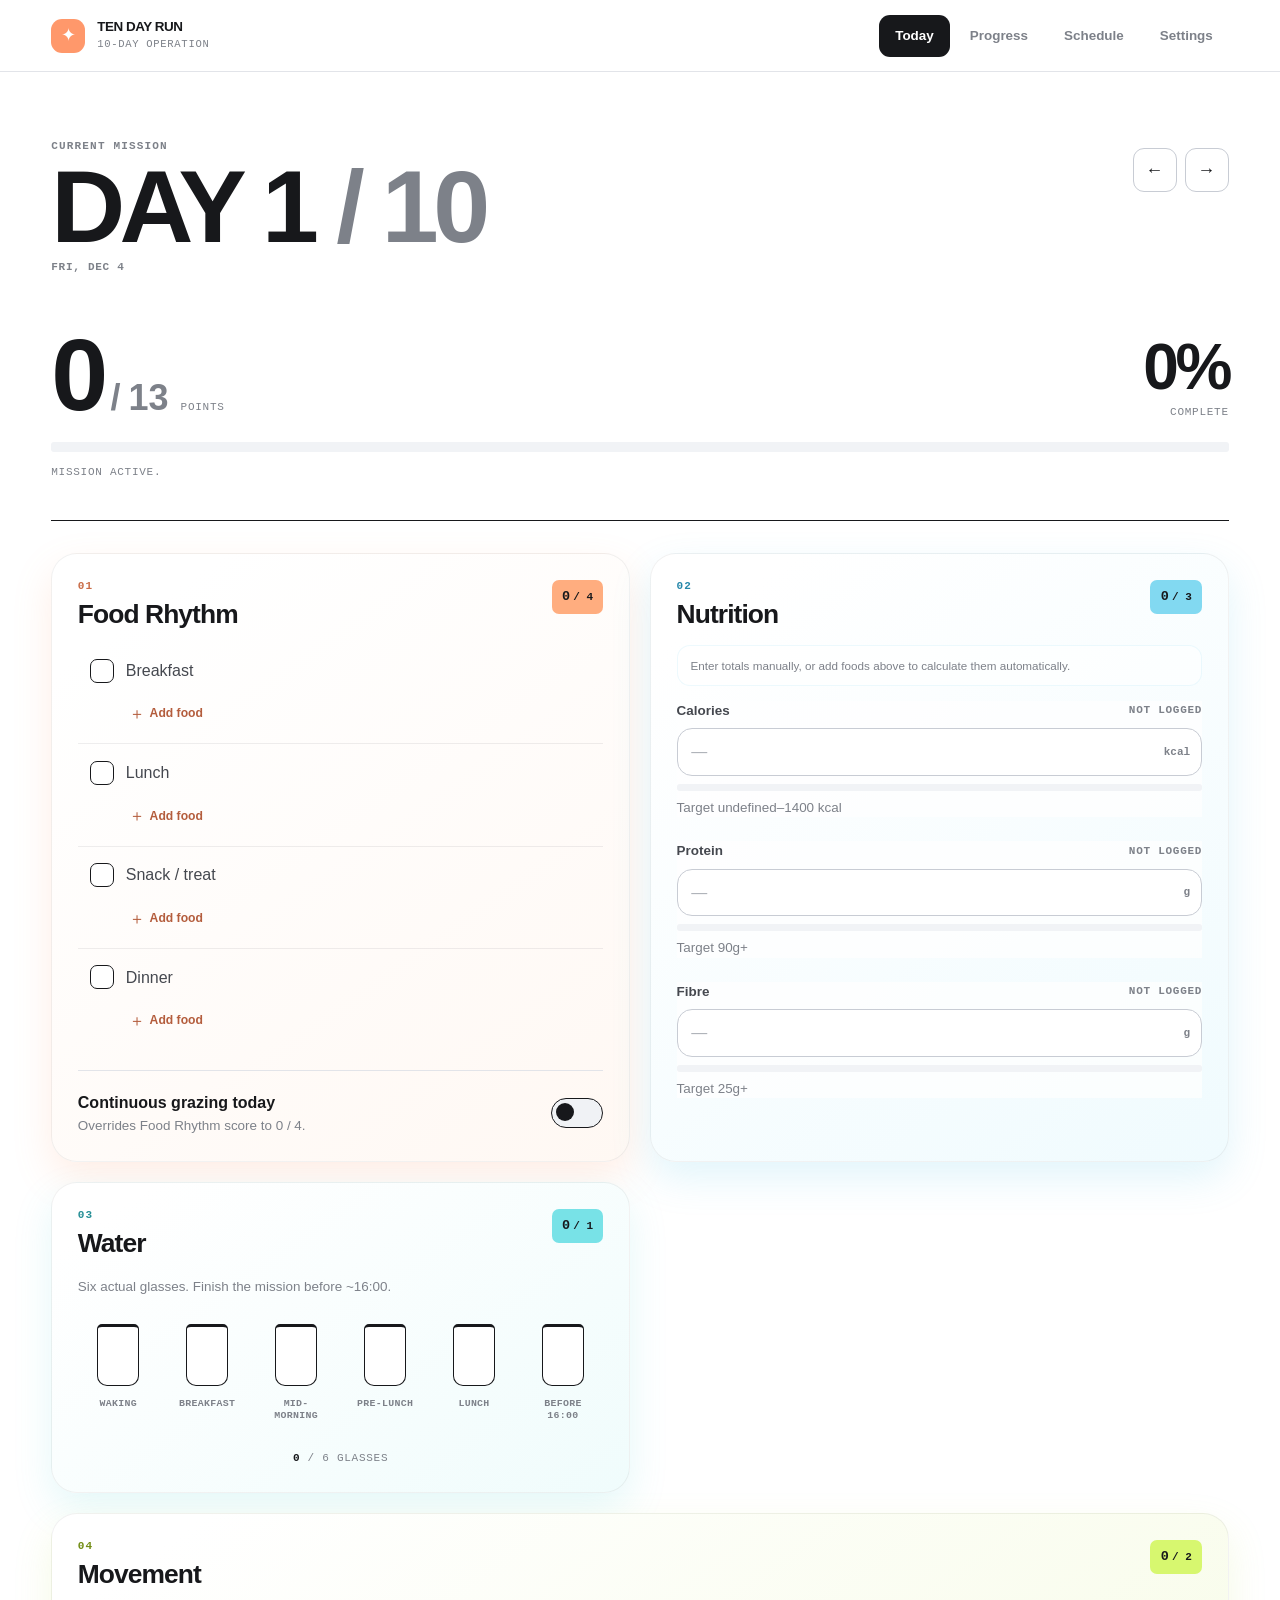
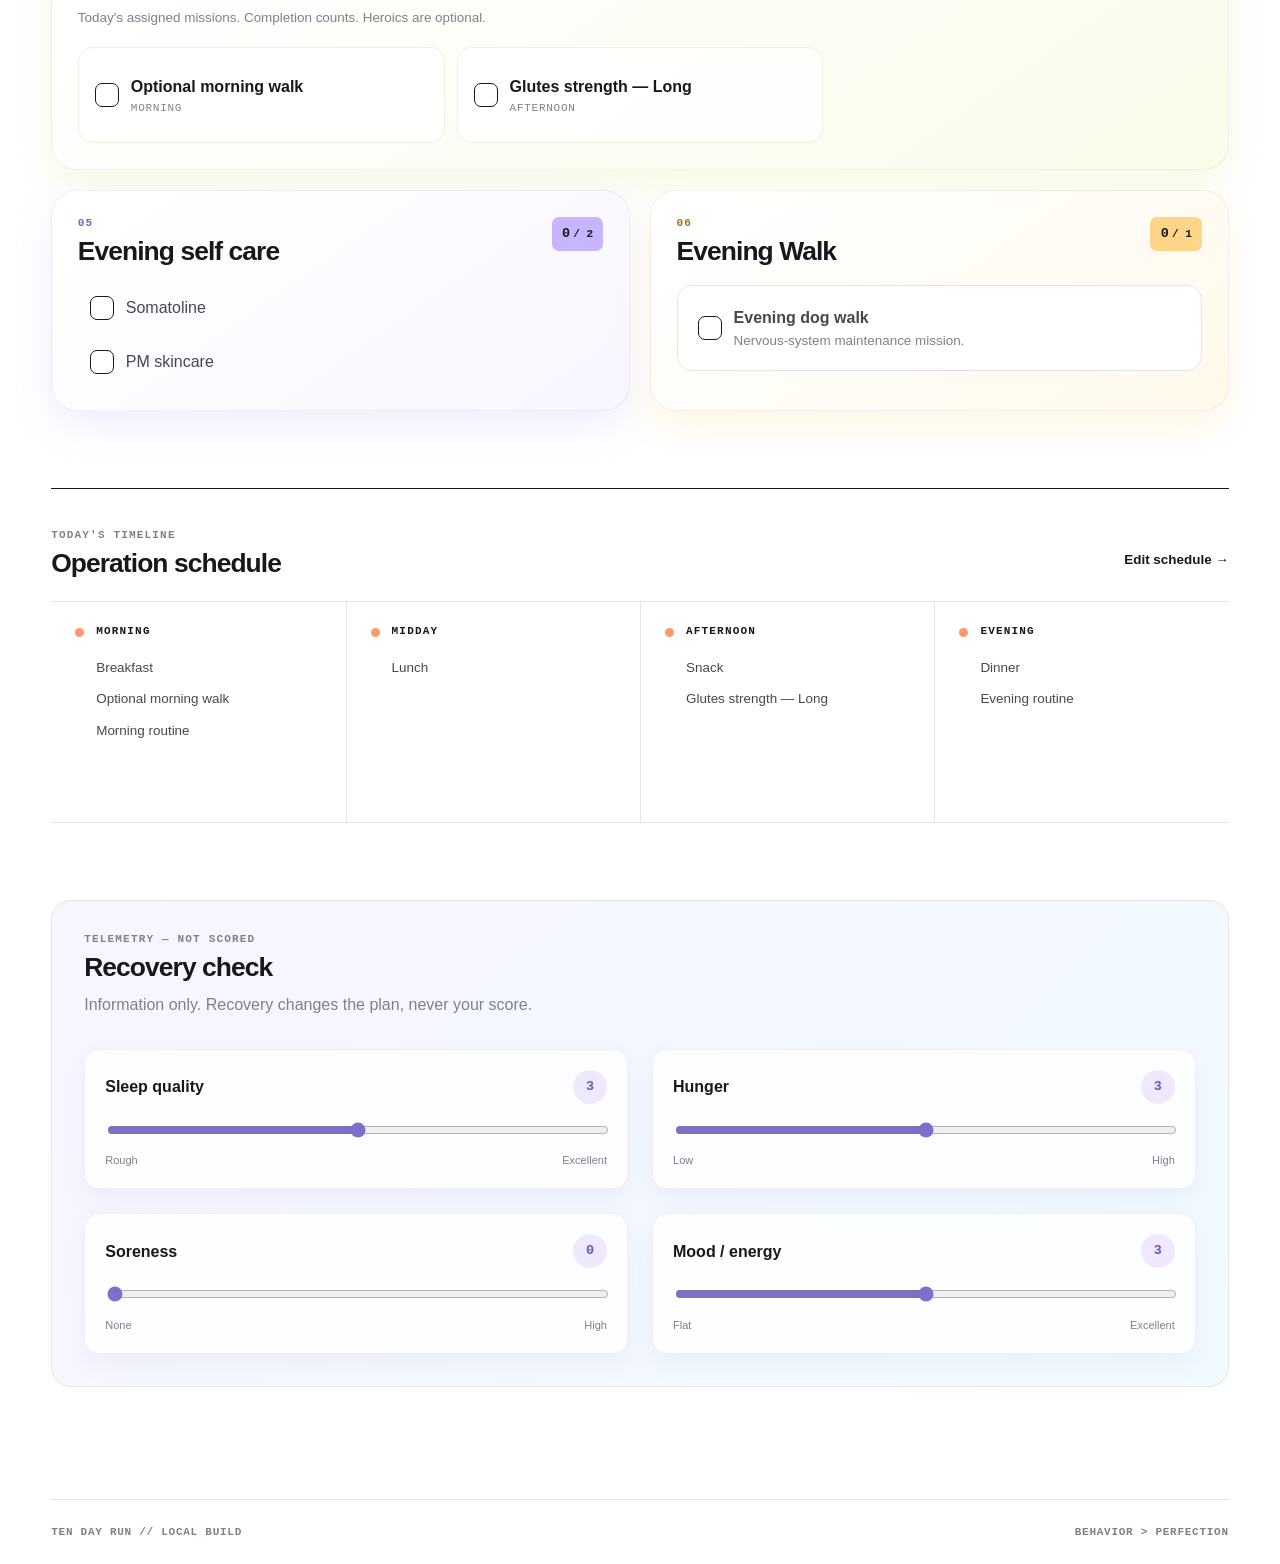
<file: glow-campaign/index.html>
<!DOCTYPE html>
<html lang="en">

<head>
  <meta charset="UTF-8">
  <meta name="viewport" content="width=device-width, initial-scale=1.0">

  <meta
    name="description"
    content="A personal 10-day behavioral consistency tracker."
  >

  <title>Ten Day Run</title>

  <!-- Home-screen / web-app metadata -->
  <meta name="theme-color" content="#ffffff">
  <meta name="apple-mobile-web-app-capable" content="yes">
  <meta name="apple-mobile-web-app-status-bar-style" content="default">
  <meta name="apple-mobile-web-app-title" content="Ten Day Run">

  <link rel="manifest" href="manifest.webmanifest">
  <link rel="apple-touch-icon" href="assets/icons/apple-touch-icon.png">

  <!-- Styles -->
  <link rel="stylesheet" href="css/reset.css">
  <link rel="stylesheet" href="css/tokens.css">
  <link rel="stylesheet" href="css/layout.css">
  <link rel="stylesheet" href="css/components.css">
  <link rel="stylesheet" href="css/responsive.css">
  <link rel="stylesheet" href="css/mobile-first.css">
</head>


<body>

  <div class="app-shell">

    <!-- =========================================================
      APP HEADER
    ========================================================== -->

    <header class="app-header">

      <a href="#" class="app-brand" data-view-link="today">
        <span class="app-brand__mark" aria-hidden="true">✦</span>

        <span class="app-brand__text">
          <strong>Ten Day Run</strong>
          <small>10-day operation</small>
        </span>
      </a>


      <button
        class="mobile-menu-button"
        type="button"
        aria-label="Open navigation"
        aria-expanded="false"
        aria-controls="main-navigation"
        id="mobile-menu-button"
      >
        <span></span>
        <span></span>
        <span></span>
      </button>


      <nav
        class="main-navigation"
        id="main-navigation"
        aria-label="Main navigation"
      >

        <button
          class="nav-link is-active"
          type="button"
          data-view-link="today"
          aria-current="page"
        >
          Today
        </button>

        <button
          class="nav-link"
          type="button"
          data-view-link="campaign"
        >
          Progress
        </button>

        <button
          class="nav-link"
          type="button"
          data-view-link="schedule"
        >
          Schedule
        </button>

        <button
          class="nav-link"
          type="button"
          data-view-link="settings"
        >
          Settings
        </button>

      </nav>

    </header>


    <!-- =========================================================
      MAIN APP
    ========================================================== -->

    <main class="app-main">

      <!-- =======================================================
        TODAY VIEW
      ======================================================== -->

      <section
        class="app-view is-active"
        id="view-today"
        data-view="today"
        aria-labelledby="today-title"
      >

        <!-- Day Hero -->

        <header class="day-hero">

          <div class="day-hero__topline">

            <div>
              <p class="eyebrow">Current mission</p>

              <h1 id="today-title">
                Day <span id="current-day-number">1</span>
                <span class="muted">/ 10</span>
              </h1>

              <p class="day-hero__date" id="current-day-date"></p>
            </div>


            <div class="day-selector" aria-label="10-day run day navigation">

              <button
                type="button"
                class="icon-button"
                id="previous-day-button"
                aria-label="Previous day"
              >
                ←
              </button>

              <button
                type="button"
                class="icon-button"
                id="next-day-button"
                aria-label="Next day"
              >
                →
              </button>

            </div>

          </div>


          <div class="day-score">

            <div class="day-score__numbers">
              <strong id="day-score-earned">0</strong>
              <span>/</span>
              <span id="day-score-possible">14</span>
              <small>points</small>
            </div>


            <div class="day-score__percentage">
              <strong id="day-score-percentage">0%</strong>
              <span>complete</span>
            </div>

          </div>


          <div
            class="progress-bar"
            role="progressbar"
            aria-label="Daily completion"
            aria-valuemin="0"
            aria-valuemax="100"
            aria-valuenow="0"
            id="day-progress"
          >
            <span
              class="progress-bar__fill"
              id="day-progress-fill"
            ></span>
          </div>


          <p class="day-status" id="day-status-message">
            Mission active.
          </p>

        </header>



        <!-- Cycle insight -->

        <section
          class="cycle-insight-card"
          id="cycle-insight-card"
          aria-labelledby="cycle-phase-label"
          hidden
        >

          <header class="cycle-insight-card__header">

            <div>
              <p class="eyebrow">Cycle estimate</p>
              <h2 id="cycle-phase-label">Follicular phase</h2>
              <p class="cycle-insight-card__sub" id="cycle-day-label">Estimated cycle day 8</p>
            </div>

            <span class="cycle-estimate-chip">Estimate</span>

          </header>


          <div
            class="cycle-phase-track"
            id="cycle-phase-track"
            data-phase="follicular"
            aria-hidden="true"
          >
            <span class="cycle-phase-track__menstrual"></span>
            <span class="cycle-phase-track__follicular"></span>
            <span class="cycle-phase-track__ovulation"></span>
            <span class="cycle-phase-track__luteal"></span>
          </div>


          <div class="cycle-metrics">
            <div>
              <span>Next period</span>
              <strong id="cycle-next-period">—</strong>
            </div>

            <div>
              <span>Average cycle</span>
              <strong id="cycle-average-length">—</strong>
            </div>
          </div>


          <div class="cycle-attention">
            <p class="eyebrow">Worth noticing</p>
            <ul id="cycle-attention-list"></ul>
          </div>


          <p class="cycle-disclaimer">
            Calendar estimate only — not for contraception or fertility prediction.
          </p>

        </section>



        <!-- Glow Day Badge -->

        <section
          class="glow-day-banner"
          id="glow-day-banner"
          hidden
        >

          <span class="glow-day-banner__icon" aria-hidden="true">✦</span>

          <div>
            <p class="eyebrow">Optional side quest</p>
            <h2>Glow Day</h2>
            <p id="glow-day-description">
              Do something unnecessarily fabulous for yourself.
            </p>
          </div>

        </section>



        <!-- Daily Modules -->

        <div class="dashboard-grid">


          <!-- =================================================
            FOOD RHYTHM
          ================================================== -->

          <section
            class="dashboard-card"
            id="food-card"
            aria-labelledby="food-title"
          >

            <header class="card-header">

              <div>
                <p class="eyebrow">01</p>
                <h2 id="food-title">Food Rhythm</h2>
              </div>

              <div class="card-score">
                <strong id="food-score">0</strong>
                <span>/ 4</span>
              </div>

            </header>


            <div class="habit-list meal-log-list">

              <section class="meal-log" data-meal-log="breakfast">
                <label class="check-row">
                  <input
                    type="checkbox"
                    data-food-meal="breakfast"
                  >

                  <span class="custom-checkbox"></span>
                  <span>Breakfast</span>
                </label>

                <div
                  class="meal-food-items"
                  data-meal-items="breakfast"
                  hidden
                ></div>

                <button
                  class="meal-add-food"
                  type="button"
                  data-add-food="breakfast"
                >
                  <span aria-hidden="true">＋</span> Add food
                </button>
              </section>


              <section class="meal-log" data-meal-log="lunch">
                <label class="check-row">
                  <input
                    type="checkbox"
                    data-food-meal="lunch"
                  >

                  <span class="custom-checkbox"></span>
                  <span>Lunch</span>
                </label>

                <div
                  class="meal-food-items"
                  data-meal-items="lunch"
                  hidden
                ></div>

                <button
                  class="meal-add-food"
                  type="button"
                  data-add-food="lunch"
                >
                  <span aria-hidden="true">＋</span> Add food
                </button>
              </section>


              <section class="meal-log" data-meal-log="snack">
                <label class="check-row">
                  <input
                    type="checkbox"
                    data-food-meal="snack"
                  >

                  <span class="custom-checkbox"></span>
                  <span>Snack / treat</span>
                </label>

                <div
                  class="meal-food-items"
                  data-meal-items="snack"
                  hidden
                ></div>

                <button
                  class="meal-add-food"
                  type="button"
                  data-add-food="snack"
                >
                  <span aria-hidden="true">＋</span> Add food
                </button>
              </section>


              <section class="meal-log" data-meal-log="dinner">
                <label class="check-row">
                  <input
                    type="checkbox"
                    data-food-meal="dinner"
                  >

                  <span class="custom-checkbox"></span>
                  <span>Dinner</span>
                </label>

                <div
                  class="meal-food-items"
                  data-meal-items="dinner"
                  hidden
                ></div>

                <button
                  class="meal-add-food"
                  type="button"
                  data-add-food="dinner"
                >
                  <span aria-hidden="true">＋</span> Add food
                </button>
              </section>

            </div>


            <div class="card-divider"></div>


            <label class="toggle-row toggle-row--warning">

              <span>
                <strong>Continuous grazing today</strong>
                <small>
                  Overrides Food Rhythm score to 0 / 4.
                </small>
              </span>

              <span class="toggle">
                <input
                  type="checkbox"
                  id="continuous-grazing"
                >
                <span class="toggle__track"></span>
              </span>

            </label>


            <p
              class="card-alert"
              id="grazing-alert"
              hidden
            >
              Grazing marked. Meal data is preserved, but Food Rhythm scores 0 / 4.
            </p>

          </section>



          <!-- =================================================
            NUTRITION
          ================================================== -->

          <section
            class="dashboard-card"
            id="nutrition-card"
            aria-labelledby="nutrition-title"
          >

            <header class="card-header">

              <div>
                <p class="eyebrow">02</p>
                <h2 id="nutrition-title">Nutrition</h2>
              </div>

              <div class="card-score">
                <strong id="nutrition-score">0</strong>
                <span>/ 3</span>
              </div>

            </header>


            <p
              class="nutrition-source-note"
              id="nutrition-source-note"
            >
              Enter totals manually, or add foods above to calculate them automatically.
            </p>


            <div class="nutrition-fields">


              <!-- Calories -->

              <div class="metric-field">

                <div class="metric-field__header">
                  <label for="calories-input">
                    Calories
                  </label>

                  <span
                    class="metric-status"
                    id="calories-status"
                  >
                    Not logged
                  </span>
                </div>


                <div class="number-input">
                  <input
                    type="number"
                    id="calories-input"
                    inputmode="numeric"
                    min="0"
                    step="1"
                    placeholder="—"
                  >

                  <span>kcal</span>
                </div>


                <div class="target-bar">
                  <span
                    class="target-bar__fill"
                    id="calories-target-fill"
                  ></span>
                </div>


                <small
                  class="target-copy"
                  id="calories-target-copy"
                >
                  Target 1200–1500 kcal
                </small>

              </div>



              <!-- Protein -->

              <div class="metric-field">

                <div class="metric-field__header">
                  <label for="protein-input">
                    Protein
                  </label>

                  <span
                    class="metric-status"
                    id="protein-status"
                  >
                    Not logged
                  </span>
                </div>


                <div class="number-input">
                  <input
                    type="number"
                    id="protein-input"
                    inputmode="decimal"
                    min="0"
                    step="0.1"
                    placeholder="—"
                  >

                  <span>g</span>
                </div>


                <div class="target-bar">
                  <span
                    class="target-bar__fill"
                    id="protein-target-fill"
                  ></span>
                </div>


                <small
                  class="target-copy"
                  id="protein-target-copy"
                >
                  Target 90g+
                </small>

              </div>



              <!-- Fibre -->

              <div class="metric-field">

                <div class="metric-field__header">
                  <label for="fibre-input">
                    Fibre
                  </label>

                  <span
                    class="metric-status"
                    id="fibre-status"
                  >
                    Not logged
                  </span>
                </div>


                <div class="number-input">
                  <input
                    type="number"
                    id="fibre-input"
                    inputmode="decimal"
                    min="0"
                    step="0.1"
                    placeholder="—"
                  >

                  <span>g</span>
                </div>


                <div class="target-bar">
                  <span
                    class="target-bar__fill"
                    id="fibre-target-fill"
                  ></span>
                </div>


                <small
                  class="target-copy"
                  id="fibre-target-copy"
                >
                  Target 25g+
                </small>

              </div>

            </div>

          </section>



          <!-- =================================================
            WATER
          ================================================== -->

          <section
            class="dashboard-card"
            id="water-card"
            aria-labelledby="water-title"
          >

            <header class="card-header">

              <div>
                <p class="eyebrow">03</p>
                <h2 id="water-title">Water</h2>
              </div>

              <div class="card-score">
                <strong id="water-score">0</strong>
                <span>/ 1</span>
              </div>

            </header>


            <p class="card-intro">
              Six actual glasses. Finish the mission before ~16:00.
            </p>


            <div
              class="water-glasses"
              id="water-glasses"
              aria-label="Daily water glasses"
            >

              <button
                class="water-glass"
                type="button"
                data-water-index="0"
                aria-pressed="false"
              >
                <span class="water-glass__vessel">
                  <span class="water-glass__fill"></span>
                </span>

                <span class="water-glass__label">
                  Waking
                </span>
              </button>


              <button
                class="water-glass"
                type="button"
                data-water-index="1"
                aria-pressed="false"
              >
                <span class="water-glass__vessel">
                  <span class="water-glass__fill"></span>
                </span>

                <span class="water-glass__label">
                  Breakfast
                </span>
              </button>


              <button
                class="water-glass"
                type="button"
                data-water-index="2"
                aria-pressed="false"
              >
                <span class="water-glass__vessel">
                  <span class="water-glass__fill"></span>
                </span>

                <span class="water-glass__label">
                  Mid-morning
                </span>
              </button>


              <button
                class="water-glass"
                type="button"
                data-water-index="3"
                aria-pressed="false"
              >
                <span class="water-glass__vessel">
                  <span class="water-glass__fill"></span>
                </span>

                <span class="water-glass__label">
                  Pre-lunch
                </span>
              </button>


              <button
                class="water-glass"
                type="button"
                data-water-index="4"
                aria-pressed="false"
              >
                <span class="water-glass__vessel">
                  <span class="water-glass__fill"></span>
                </span>

                <span class="water-glass__label">
                  Lunch
                </span>
              </button>


              <button
                class="water-glass"
                type="button"
                data-water-index="5"
                aria-pressed="false"
              >
                <span class="water-glass__vessel">
                  <span class="water-glass__fill"></span>
                </span>

                <span class="water-glass__label">
                  Before 16:00
                </span>
              </button>

            </div>


            <p class="water-counter">
              <strong id="water-count">0</strong>
              / 6 glasses
            </p>

          </section>



          <!-- =================================================
            MOVEMENT
          ================================================== -->

          <section
            class="dashboard-card dashboard-card--wide"
            id="movement-card"
            aria-labelledby="movement-title"
          >

            <header class="card-header">

              <div>
                <p class="eyebrow">04</p>
                <h2 id="movement-title">Movement</h2>
              </div>

              <div class="card-score">
                <strong id="movement-score">0</strong>
                <span>
                  /
                  <span id="movement-possible">3</span>
                </span>
              </div>

            </header>


            <p class="card-intro">
              Today's assigned missions. Completion counts. Heroics are optional.
            </p>


            <div
              class="movement-list"
              id="movement-list"
            >

              <!--
                JavaScript will render today's scheduled
                movement activities here.

                Static examples are included so the shell
                already has visible content.
              -->

              <label class="movement-row">
                <input
                  type="checkbox"
                  data-movement-id="example-jog"
                >

                <span class="custom-checkbox"></span>

                <span class="movement-row__content">
                  <strong>Jog</strong>
                  <small>Morning</small>
                </span>
              </label>


              <label class="movement-row">
                <input
                  type="checkbox"
                  data-movement-id="example-glute-strength"
                >

                <span class="custom-checkbox"></span>

                <span class="movement-row__content">
                  <strong>Glute strength</strong>
                  <small>Morning</small>
                </span>
              </label>


              <label class="movement-row">
                <input
                  type="checkbox"
                  data-movement-id="example-abs"
                >

                <span class="custom-checkbox"></span>

                <span class="movement-row__content">
                  <strong>Abs</strong>
                  <small>Afternoon</small>
                </span>
              </label>

            </div>

          </section>



          <!-- =================================================
            GLOW
          ================================================== -->

          <section
            class="dashboard-card"
            id="glow-card"
            aria-labelledby="glow-title"
          >

            <header class="card-header">

              <div>
                <p class="eyebrow">05</p>
                <h2 id="glow-title">Evening self care</h2>
              </div>

              <div class="card-score">
                <strong id="glow-score">0</strong>
                <span>/ 2</span>
              </div>

            </header>


            <div class="habit-list">

              <label class="check-row">
                <input
                  type="checkbox"
                  id="somatoline-checkbox"
                >

                <span class="custom-checkbox"></span>

                <span>Somatoline</span>
              </label>


              <label class="check-row">
                <input
                  type="checkbox"
                  id="skincare-checkbox"
                >

                <span class="custom-checkbox"></span>

                <span id="skincare-goal-label">
                  PM skincare
                </span>
              </label>

            </div>

          </section>



          <!-- =================================================
            EVENING DOG WALK
          ================================================== -->

          <section
            class="dashboard-card dashboard-card--dog"
            id="dog-walk-card"
            aria-labelledby="dog-walk-title"
          >

            <header class="card-header">

              <div>
                <p class="eyebrow">06</p>
                <h2 id="dog-walk-title">Evening Walk</h2>
              </div>

              <div class="card-score">
                <strong id="dog-walk-score">0</strong>
                <span>/ 1</span>
              </div>

            </header>


            <label class="big-check-row">

              <input
                type="checkbox"
                id="dog-walk-checkbox"
              >

              <span class="custom-checkbox"></span>

              <span>
                <strong>Evening dog walk</strong>
                <small>
                  Nervous-system maintenance mission.
                </small>
              </span>

            </label>

          </section>

        </div>



        <!-- =====================================================
          TODAY'S SCHEDULE
        ====================================================== -->

        <section
          class="schedule-preview"
          aria-labelledby="today-schedule-title"
        >

          <header class="section-header">

            <div>
              <p class="eyebrow">Today's timeline</p>
              <h2 id="today-schedule-title">
                Operation schedule
              </h2>
            </div>


            <button
              class="text-button"
              type="button"
              data-view-link="schedule"
            >
              Edit schedule →
            </button>

          </header>


          <div
            class="timeline"
            id="today-timeline"
          >


            <!-- Morning -->

            <section class="timeline-block">

              <header>
                <span class="timeline-block__marker"></span>
                <h3>Morning</h3>
              </header>

              <ul>
                <li>Jog</li>
                <li>Glute strength</li>
                <li>Breakfast</li>
              </ul>

            </section>



            <!-- Midday -->

            <section class="timeline-block">

              <header>
                <span class="timeline-block__marker"></span>
                <h3>Midday</h3>
              </header>

              <ul>
                <li>Lunch</li>
              </ul>

            </section>



            <!-- Afternoon -->

            <section class="timeline-block">

              <header>
                <span class="timeline-block__marker"></span>
                <h3>Afternoon</h3>
              </header>

              <ul>
                <li>Snack / treat</li>
                <li>Abs</li>
              </ul>

            </section>



            <!-- Evening -->

            <section class="timeline-block">

              <header>
                <span class="timeline-block__marker"></span>
                <h3>Evening</h3>
              </header>

              <ul>
                <li>Dog walk</li>
                <li>Dinner</li>
                <li>PM skincare</li>
              </ul>

            </section>

          </div>

        </section>



        <!-- =====================================================
          RECOVERY
        ====================================================== -->

        <section
          class="recovery-panel"
          aria-labelledby="recovery-title"
        >

          <header class="section-header">

            <div>
              <p class="eyebrow">Telemetry — not scored</p>
              <h2 id="recovery-title">
                Recovery check
              </h2>
            </div>

          </header>


          <p class="section-intro">
            Information only. Recovery changes the plan, never your score.
          </p>


          <div class="recovery-grid">


            <!-- Sleep -->

            <div class="recovery-control">

              <div class="recovery-control__header">
                <label for="sleep-rating">
                  Sleep quality
                </label>

                <output
                  for="sleep-rating"
                  id="sleep-rating-output"
                >
                  3
                </output>
              </div>

              <input
                type="range"
                id="sleep-rating"
                min="1"
                max="5"
                step="1"
                value="3"
              >

              <div class="range-labels">
                <span>Rough</span>
                <span>Excellent</span>
              </div>

            </div>



            <!-- Hunger -->

            <div class="recovery-control">

              <div class="recovery-control__header">
                <label for="hunger-rating">
                  Hunger
                </label>

                <output
                  for="hunger-rating"
                  id="hunger-rating-output"
                >
                  3
                </output>
              </div>

              <input
                type="range"
                id="hunger-rating"
                min="1"
                max="5"
                step="1"
                value="3"
              >

              <div class="range-labels">
                <span>Low</span>
                <span>High</span>
              </div>

            </div>



            <!-- Soreness -->

            <div class="recovery-control">

              <div class="recovery-control__header">
                <label for="soreness-rating">
                  Soreness
                </label>

                <output
                  for="soreness-rating"
                  id="soreness-rating-output"
                >
                  0
                </output>
              </div>

              <input
                type="range"
                id="soreness-rating"
                min="0"
                max="3"
                step="1"
                value="0"
              >

              <div class="range-labels">
                <span>None</span>
                <span>High</span>
              </div>

            </div>



            <!-- Mood -->

            <div class="recovery-control">

              <div class="recovery-control__header">
                <label for="mood-rating">
                  Mood / energy
                </label>

                <output
                  for="mood-rating"
                  id="mood-rating-output"
                >
                  3
                </output>
              </div>

              <input
                type="range"
                id="mood-rating"
                min="1"
                max="5"
                step="1"
                value="3"
              >

              <div class="range-labels">
                <span>Flat</span>
                <span>Excellent</span>
              </div>

            </div>

          </div>

        </section>



        <!-- =====================================================
          DAY 10 MEASUREMENTS
        ====================================================== -->

        <section
          class="measurements-panel"
          id="day-10-measurements"
          aria-labelledby="measurements-title"
          hidden
        >

          <header class="section-header">

            <div>
              <p class="eyebrow">Day 10 — information only</p>
              <h2 id="measurements-title">
                Final tracking
              </h2>
            </div>


            <span class="unscored-badge">
              Never scored
            </span>

          </header>


          <p class="section-intro">
            Measurements are tracking data, not success criteria.
          </p>


          <div class="measurement-grid">

            <label class="field">
              <span>Weight</span>

              <div class="number-input">
                <input
                  type="number"
                  id="measurement-weight"
                  min="0"
                  step="0.1"
                >
                <span>kg</span>
              </div>
            </label>


            <label class="field">
              <span>Waist</span>

              <div class="number-input">
                <input
                  type="number"
                  id="measurement-waist"
                  min="0"
                  step="0.1"
                >
                <span>cm</span>
              </div>
            </label>


            <label class="field">
              <span>Hips</span>

              <div class="number-input">
                <input
                  type="number"
                  id="measurement-hips"
                  min="0"
                  step="0.1"
                >
                <span>cm</span>
              </div>
            </label>


            <label class="field">
              <span>Bust</span>

              <div class="number-input">
                <input
                  type="number"
                  id="measurement-bust"
                  min="0"
                  step="0.1"
                >
                <span>cm</span>
              </div>
            </label>

          </div>


          <label class="field field--full">
            <span>Notes</span>

            <textarea
              id="measurement-notes"
              rows="5"
              placeholder="Anything worth remembering from this run..."
            ></textarea>
          </label>


          <label class="check-row check-row--unscored">

            <input
              type="checkbox"
              id="progress-photo-reminder"
            >

            <span class="custom-checkbox"></span>

            <span>
              Optional progress photo reminder
            </span>

          </label>

        </section>

      </section>



      <!-- =======================================================
        CAMPAIGN OVERVIEW VIEW
      ======================================================== -->

      <section
        class="app-view"
        id="view-campaign"
        data-view="campaign"
        aria-labelledby="campaign-title"
        hidden
      >

        <header class="view-header">

          <div>
            <p class="eyebrow">Mission control</p>
            <h1 id="campaign-title">
              Progress
            </h1>
          </div>


          <div class="campaign-score-summary">

            <strong id="campaign-percentage">
              0%
            </strong>

            <span
              class="campaign-score-points"
              id="campaign-points"
            >
              0 / 0 pts
            </span>

            <span>
              overall completion
            </span>

          </div>

        </header>


        <div
          class="progress-bar progress-bar--campaign"
          role="progressbar"
          aria-label="Overall completion"
          aria-valuemin="0"
          aria-valuemax="100"
          aria-valuenow="0"
          id="campaign-progress"
        >
          <span
            class="progress-bar__fill"
            id="campaign-progress-fill"
          ></span>
        </div>



        <!-- Campaign board -->

        <section
          class="campaign-board-section"
          aria-labelledby="campaign-board-title"
        >

          <header class="section-header">

            <div>
              <p class="eyebrow">Behavior board</p>
              <h2 id="campaign-board-title">
                10-day map
              </h2>
            </div>

          </header>


          <div class="campaign-board-wrapper">

            <table
              class="campaign-board"
              id="campaign-board"
            >

              <thead>

                <tr>

                  <th scope="col">
                    Mission
                  </th>

                  <th scope="col">
                    <button type="button" data-day-select="1">
                      D1
                    </button>
                  </th>

                  <th scope="col">
                    <button type="button" data-day-select="2">
                      D2
                    </button>
                  </th>

                  <th scope="col">
                    <button type="button" data-day-select="3">
                      D3
                    </button>
                  </th>

                  <th scope="col">
                    <button type="button" data-day-select="4">
                      D4
                    </button>
                  </th>

                  <th scope="col">
                    <button type="button" data-day-select="5">
                      D5
                    </button>
                  </th>

                  <th scope="col">
                    <button type="button" data-day-select="6">
                      D6
                    </button>
                  </th>

                  <th scope="col">
                    <button type="button" data-day-select="7">
                      D7
                    </button>
                  </th>

                  <th scope="col">
                    <button type="button" data-day-select="8">
                      D8
                    </button>
                  </th>

                  <th scope="col">
                    <button type="button" data-day-select="9">
                      D9
                    </button>
                  </th>

                  <th scope="col">
                    <button type="button" data-day-select="10">
                      D10
                    </button>
                  </th>

                </tr>

              </thead>


              <tbody id="campaign-board-body">

                <!-- Generated later with JavaScript -->

              </tbody>

            </table>

          </div>

        </section>



        <!-- Reward status -->

        <section
          class="reward-panel"
          aria-labelledby="reward-title"
        >

          <p class="eyebrow">
            Current reward tier
          </p>

          <h2 id="reward-title">
            Run in progress
          </h2>

          <p id="reward-description">
            Keep completing the behaviors. Rewards are based only on behavioral completion.
          </p>

        </section>



        <!-- Recovery trend placeholders -->

        <section
          class="recovery-trends"
          aria-labelledby="recovery-trends-title"
        >

          <header class="section-header">

            <div>
              <p class="eyebrow">
                Unscored telemetry
              </p>

              <h2 id="recovery-trends-title">
                Recovery trends
              </h2>
            </div>

          </header>


          <div
            class="trend-grid"
            id="recovery-trend-grid"
          >

            <div class="trend-card">
              <span>Sleep quality</span>
              <div class="trend-placeholder"></div>
            </div>

            <div class="trend-card">
              <span>Hunger</span>
              <div class="trend-placeholder"></div>
            </div>

            <div class="trend-card">
              <span>Soreness</span>
              <div class="trend-placeholder"></div>
            </div>

            <div class="trend-card">
              <span>Mood / energy</span>
              <div class="trend-placeholder"></div>
            </div>

          </div>

        </section>

      </section>



      <!-- =======================================================
        SCHEDULE VIEW
      ======================================================== -->

      <section
        class="app-view"
        id="view-schedule"
        data-view="schedule"
        aria-labelledby="schedule-title"
        hidden
      >

        <header class="view-header">

          <div>
            <p class="eyebrow">
              Run planner
            </p>

            <h1 id="schedule-title">
              Schedule
            </h1>

            <p class="view-description">
              Change workout placement and daily timing without touching the code.
            </p>
          </div>

        </header>


        <!-- Day tabs -->

        <div
          class="day-tabs"
          id="schedule-day-tabs"
          role="tablist"
          aria-label="Schedule days"
        >

          <button type="button" role="tab" data-schedule-day="1">
            D1
          </button>

          <button type="button" role="tab" data-schedule-day="2">
            D2
          </button>

          <button type="button" role="tab" data-schedule-day="3">
            D3
          </button>

          <button type="button" role="tab" data-schedule-day="4">
            D4
          </button>

          <button type="button" role="tab" data-schedule-day="5">
            D5
          </button>

          <button type="button" role="tab" data-schedule-day="6">
            D6
          </button>

          <button type="button" role="tab" data-schedule-day="7">
            D7
          </button>

          <button type="button" role="tab" data-schedule-day="8">
            D8
          </button>

          <button type="button" role="tab" data-schedule-day="9">
            D9
          </button>

          <button type="button" role="tab" data-schedule-day="10">
            D10
          </button>

        </div>


        <section
          class="schedule-editor"
          id="schedule-editor"
        >

          <header class="schedule-editor__header">

            <div>
              <p class="eyebrow">
                Editing
              </p>

              <h2>
                Day
                <span id="schedule-editor-day-number">
                  1
                </span>
              </h2>
            </div>


            <button
              class="primary-button"
              type="button"
              id="add-schedule-item-button"
            >
              + Add item
            </button>

          </header>


          <div
            class="schedule-editor__blocks"
            id="schedule-editor-blocks"
          >

            <!-- Rendered by schedule-view.js -->

          </div>

        </section>

      </section>



      <!-- =======================================================
        SETTINGS VIEW
      ======================================================== -->

      <section
        class="app-view"
        id="view-settings"
        data-view="settings"
        aria-labelledby="settings-title"
        hidden
      >

        <header class="view-header">

          <div>
            <p class="eyebrow">
              System configuration
            </p>

            <h1 id="settings-title">
              Settings
            </h1>

            <p class="view-description">
              Change the run rules without editing JavaScript.
            </p>
          </div>

        </header>



        <!-- Run timing -->

        <section
          class="settings-panel"
          aria-labelledby="run-timing-title"
        >

          <header>
            <p class="eyebrow">Run timing</p>
            <h2 id="run-timing-title">
              Calendar
            </h2>
          </header>

          <p class="settings-helper">
            Day 1 uses this date. The app then maps each run day to the calendar automatically.
          </p>

          <label class="field">
            <span>Day 1 start date</span>
            <input
              type="date"
              id="setting-run-start-date"
            >
          </label>

        </section>



        <!-- Cycle tracking -->

        <section
          class="settings-panel"
          aria-labelledby="cycle-settings-title"
        >

          <header>
            <p class="eyebrow">Cycle tracking</p>
            <h2 id="cycle-settings-title">
              Period history
            </h2>
          </header>

          <p class="settings-helper">
            Add recent period start dates for a rough phase estimate on each run day.
          </p>

          <div class="settings-grid settings-grid--cycle-dates">

            <label class="field">
              <span>Most recent start</span>
              <input
                type="date"
                id="setting-cycle-period-1"
              >
            </label>

            <label class="field">
              <span>Previous start</span>
              <input
                type="date"
                id="setting-cycle-period-2"
              >
            </label>

            <label class="field">
              <span>Earlier start</span>
              <input
                type="date"
                id="setting-cycle-period-3"
              >
            </label>

          </div>


          <div class="settings-grid">

            <label class="field">
              <span>Usual bleeding length</span>
              <div class="number-input">
                <input
                  type="number"
                  id="setting-cycle-bleeding-length"
                  min="1"
                  max="10"
                  value="5"
                >
                <span>days</span>
              </div>
            </label>

            <label class="field">
              <span>Hormonal contraception suppressing ovulation?</span>
              <select id="setting-cycle-hormonal-suppression">
                <option value="no">No</option>
                <option value="yes">Yes / unsure</option>
              </select>
            </label>

          </div>


          <p
            class="settings-preview"
            id="cycle-settings-preview"
          >
            Add a recent period start date to show an estimate.
          </p>

          <p class="settings-note">
            Phase is a calendar estimate only. It should not be used for contraception or fertility prediction.
          </p>

        </section>



        <!-- Nutrition settings -->

        <section
          class="settings-panel"
          aria-labelledby="nutrition-settings-title"
        >

          <header>
            <p class="eyebrow">Nutrition</p>
            <h2 id="nutrition-settings-title">
              Targets
            </h2>
          </header>


          <div class="settings-grid">

            <label class="field">
              <span>Minimum calories</span>
              <input
                type="number"
                id="setting-calories-min"
                value="1200"
                min="0"
              >
            </label>


            <label class="field">
              <span>Maximum calories</span>
              <input
                type="number"
                id="setting-calories-max"
                value="1500"
                min="0"
              >
            </label>


            <label class="field">
              <span>Minimum protein</span>

              <div class="number-input">
                <input
                  type="number"
                  id="setting-protein-min"
                  value="90"
                  min="0"
                >
                <span>g</span>
              </div>
            </label>


            <label class="field">
              <span>Minimum fibre</span>

              <div class="number-input">
                <input
                  type="number"
                  id="setting-fibre-min"
                  value="25"
                  min="0"
                >
                <span>g</span>
              </div>
            </label>

          </div>

        </section>



        <!-- Water settings -->

        <section
          class="settings-panel"
          aria-labelledby="water-settings-title"
        >

          <header>
            <p class="eyebrow">Water</p>
            <h2 id="water-settings-title">
              Daily goal
            </h2>
          </header>


          <label class="field">
            <span>Glasses per day</span>

            <input
              type="number"
              id="setting-water-target"
              value="6"
              min="1"
              max="20"
            >
          </label>

        </section>



        <!-- Glow settings -->

        <section
          class="settings-panel"
          aria-labelledby="glow-settings-title"
        >

          <header>
            <p class="eyebrow">Evening self care</p>
            <h2 id="glow-settings-title">
              Habit labels
            </h2>
          </header>


          <label class="field field--full">
            <span>Evening skincare label</span>

            <input
              type="text"
              id="setting-skincare-label"
              value="PM skincare"
            >
          </label>

        </section>



        <!-- Reward tiers -->

        <section
          class="settings-panel"
          aria-labelledby="reward-settings-title"
        >

          <header>
            <p class="eyebrow">Rewards</p>
            <h2 id="reward-settings-title">
              Reward tiers
            </h2>
          </header>


          <div
            class="reward-settings-list"
            id="reward-settings-list"
          >


            <!-- Legendary -->

            <article class="reward-setting">

              <div class="reward-setting__heading">
                <strong>Legendary</strong>
                <span>95–100%</span>
              </div>


              <label class="field field--full">
                <span>Reward</span>

                <input
                  type="text"
                  id="setting-reward-legendary"
                  value="Buy an outfit or piece of clothing I really want"
                >
              </label>

            </article>



            <!-- Mission accomplished -->

            <article class="reward-setting">

              <div class="reward-setting__heading">
                <strong>Mission accomplished</strong>
                <span>80–94%</span>
              </div>


              <label class="field field--full">
                <span>Reward</span>

                <input
                  type="text"
                  id="setting-reward-accomplished"
                  value="Massage / salon / beauty treatment"
                >
              </label>

            </article>



            <!-- Review -->

            <article class="reward-setting">

              <div class="reward-setting__heading">
                <strong>Review & redesign</strong>
                <span>Below 80%</span>
              </div>


              <label class="field field--full">
                <span>Message</span>

                <input
                  type="text"
                  id="setting-reward-review"
                  value="Review where the system failed and redesign."
                >
              </label>

            </article>

          </div>

        </section>



        <!-- Data -->

        <section
          class="settings-panel"
          aria-labelledby="data-settings-title"
        >

          <header>
            <p class="eyebrow">
              Data
            </p>

            <h2 id="data-settings-title">
              Run management
            </h2>
          </header>


          <div class="settings-actions">

            <button
              class="secondary-button"
              type="button"
              id="export-data-button"
            >
              Export JSON
            </button>


            <label
              class="secondary-button file-button"
              for="import-data-input"
            >
              Import JSON

              <input
                type="file"
                id="import-data-input"
                accept="application/json,.json"
                hidden
              >
            </label>


            <button
              class="secondary-button"
              type="button"
              id="new-campaign-button"
            >
              Create new run
            </button>


            <button
              class="danger-button"
              type="button"
              id="reset-campaign-button"
            >
              Reset current run
            </button>

          </div>

        </section>

      </section>

    </main>



    <!-- =========================================================
      APP FOOTER
    ========================================================== -->

    <footer class="app-footer">

      <span>
        TEN DAY RUN // LOCAL BUILD
      </span>

      <span>
        Behavior &gt; perfection
      </span>

    </footer>

  </div>





  <!-- ===========================================================
    ADD FOOD SHEET
  ============================================================ -->

  <dialog
    class="food-log-dialog"
    id="food-log-dialog"
  >

    <div class="food-sheet">

      <header class="food-sheet__header">

        <button
          class="food-sheet__back"
          type="button"
          id="food-sheet-back"
          aria-label="Back"
          hidden
        >
          ←
        </button>

        <div>
          <p class="eyebrow">Add to <span id="food-log-meal-label">meal</span></p>
          <h2>Food log</h2>
        </div>

        <button
          class="food-sheet__close"
          type="button"
          id="food-log-close"
          aria-label="Close food log"
        >
          ×
        </button>

      </header>


      <!-- Start -->

      <section id="food-entry-home">

        <form
          class="food-search-form"
          id="food-search-form"
        >
          <label for="food-search-input">
            Search or describe food
          </label>

          <div class="food-search-form__row">
            <input
              type="search"
              id="food-search-input"
              placeholder="e.g. salmon 180g"
              autocomplete="off"
            >

            <button
              class="primary-button"
              type="submit"
            >
              Search
            </button>
          </div>

          <small>
            Search checks foods saved on this device first, then Open Food Facts.
          </small>
        </form>


        <div class="food-entry-actions">
          <button
            class="food-entry-action food-entry-action--scan"
            type="button"
            id="food-scan-button"
          >
            <span class="food-entry-action__icon" aria-hidden="true">▦</span>
            <span>
              <strong>Scan barcode</strong>
              <small>Use the phone camera</small>
            </span>
          </button>

          <button
            class="food-entry-action food-entry-action--manual"
            type="button"
            id="food-manual-button"
          >
            <span class="food-entry-action__icon" aria-hidden="true">＋</span>
            <span>
              <strong>Add manually</strong>
              <small>Fallback for anything not found</small>
            </span>
          </button>
        </div>


        <section class="food-recents">
          <div class="food-sheet__section-heading">
            <p class="eyebrow">On this device</p>
            <h3>Recent foods</h3>
          </div>

          <div
            class="food-result-list"
            id="food-recent-list"
          ></div>
        </section>

      </section>


      <!-- Search results -->

      <section
        id="food-search-panel"
        hidden
      >
        <p
          class="food-sheet__status"
          id="food-search-status"
          role="status"
          aria-live="polite"
        ></p>

        <div
          class="food-result-list"
          id="food-search-results"
        ></div>
      </section>


      <!-- Barcode -->

      <section
        id="food-barcode-panel"
        hidden
      >

        <p
          class="food-sheet__status"
          id="food-barcode-status"
          role="status"
          aria-live="polite"
        >
          Starting camera…
        </p>

        <div
          class="food-barcode-reader"
          id="food-barcode-reader"
          aria-label="Barcode camera preview"
        ></div>

        <div class="food-barcode-divider">
          <span>or type it</span>
        </div>

        <form
          class="food-barcode-form"
          id="food-barcode-form"
        >
          <label for="food-barcode-input">Barcode number</label>

          <div class="food-search-form__row">
            <input
              type="text"
              inputmode="numeric"
              pattern="[0-9]*"
              id="food-barcode-input"
              placeholder="e.g. 3017624010701"
              autocomplete="off"
            >

            <button
              class="primary-button"
              type="submit"
            >
              Look up
            </button>
          </div>
        </form>

      </section>


      <!-- Confirm food -->

      <section
        id="food-confirm-panel"
        hidden
      >

        <p
          class="food-confirm-source"
          id="food-confirm-source"
        ></p>

        <form id="food-confirm-form">

          <div class="food-confirm-grid">

            <label class="field field--full">
              <span>Food</span>
              <input
                type="text"
                id="food-confirm-name"
                autocomplete="off"
              >
            </label>

            <label class="field field--full">
              <span>Brand <small>(optional)</small></span>
              <input
                type="text"
                id="food-confirm-brand"
                autocomplete="off"
              >
            </label>

            <label class="field field--full food-confirm-amount">
              <span>Amount eaten</span>
              <div class="number-input">
                <input
                  type="number"
                  id="food-confirm-amount"
                  inputmode="decimal"
                  min="0.1"
                  step="0.1"
                  value="100"
                >
                <span>g</span>
              </div>
            </label>

          </div>


          <div class="food-confirm-per100">
            <p>Nutrition per 100g</p>

            <div class="food-confirm-per100__grid">
              <label>
                <span>Calories</span>
                <input
                  type="number"
                  id="food-confirm-calories"
                  inputmode="decimal"
                  min="0"
                  step="0.1"
                >
                <small>kcal</small>
              </label>

              <label>
                <span>Protein</span>
                <input
                  type="number"
                  id="food-confirm-protein"
                  inputmode="decimal"
                  min="0"
                  step="0.1"
                >
                <small>g</small>
              </label>

              <label>
                <span>Fibre</span>
                <input
                  type="number"
                  id="food-confirm-fibre"
                  inputmode="decimal"
                  min="0"
                  step="0.1"
                >
                <small>g</small>
              </label>
            </div>
          </div>


          <div
            class="food-confirm-preview"
            id="food-confirm-preview"
            aria-live="polite"
          ></div>

          <p
            class="food-confirm-error"
            id="food-confirm-error"
            hidden
          ></p>

          <button
            class="primary-button food-confirm-submit"
            type="submit"
          >
            Add to meal
          </button>

        </form>

      </section>

    </div>

  </dialog>


  <!-- ===========================================================
    MODAL
  ============================================================ -->

  <dialog
    class="app-dialog"
    id="app-dialog"
  >

    <div class="app-dialog__content">

      <p class="eyebrow" id="dialog-eyebrow">
        Confirm action
      </p>

      <h2 id="dialog-title">
        Are you sure?
      </h2>

      <p id="dialog-message">
        This action cannot be undone.
      </p>


      <label
        class="field dialog-date-field"
        id="dialog-date-field"
        hidden
      >
        <span id="dialog-date-label">Day 1 date</span>
        <input
          type="date"
          id="dialog-date-input"
        >
      </label>

      <div class="app-dialog__actions">

        <button
          class="secondary-button"
          type="button"
          id="dialog-cancel-button"
        >
          Cancel
        </button>

        <button
          class="danger-button"
          type="button"
          id="dialog-confirm-button"
        >
          Confirm
        </button>

      </div>

    </div>

  </dialog>



  <!-- ===========================================================
    TOAST / FEEDBACK
  ============================================================ -->

  <div
    class="toast"
    id="app-toast"
    role="status"
    aria-live="polite"
    hidden
  >
    Saved.
  </div>



  <!-- ===========================================================
    JAVASCRIPT

    Deliberately using classic scripts rather than ES modules so
    the app can be opened directly from the local filesystem.
  ============================================================ -->

  <script src="js/defaults.js"></script>
  <script src="js/storage.js"></script>
  <script src="js/state.js"></script>
  <script src="js/scoring.js"></script>
  <script src="js/food-library.js"></script>
  <script src="js/food-log.js"></script>
  <script src="js/cycle.js"></script>
  <script src="js/navigation.js"></script>
  <script src="js/day-view.js"></script>
  <script src="js/overview-view.js"></script>
  <script src="js/schedule-view.js"></script>
  <script src="js/settings-view.js"></script>
  <script src="js/recovery.js"></script>
  <script src="js/import-export.js"></script>
  <script src="js/pwa.js"></script>
  <script src="js/app.js"></script>

</body>

</html>
</file>
<file: css/tokens.css>
/* =========================================================
   TEN DAY RUN — COLOR / MATERIAL SYSTEM 2026

   Direction:
   bright editorial product UI × soft color fields × crisp type

   Principles:
   - white / cool neutral foundation
   - multiple accent families instead of one dominant brand color
   - color belongs to modules and states
   - tinted shadows create depth without glassmorphism
   - generous, controlled rounding
========================================================= */

:root {

  /* =======================================================
     FOUNDATION
  ======================================================== */

  --bg: #ffffff;
  --bg-deep: #f1f3f6;

  --surface: #ffffff;
  --surface-raised: #ffffff;
  --surface-dark: #17181b;
  --surface-muted: #f0f2f5;

  --ink: #17181b;
  --ink-soft: #45484f;
  --ink-muted: #7d8189;
  --ink-faint: #aeb2b9;
  --ink-inverse: #ffffff;

  /* =======================================================
     COLOR FAMILIES
  ======================================================== */

  --peach: #ffad7f;
  --peach-strong: #ff986b;
  --peach-soft: #fff0e7;
  --peach-faint: #fff8f3;

  --coral: #ff8f7a;
  --coral-strong: #f67663;
  --coral-soft: #ffe3dc;
  --coral-faint: #fff3ef;

  --sky: #82d9f1;
  --sky-strong: #55c6e8;
  --sky-soft: #ddf5fc;
  --sky-faint: #f0fbfe;

  --cyan: #78e2e7;
  --cyan-strong: #4fd1d8;
  --cyan-soft: #ddf8f8;
  --cyan-faint: #f0fcfc;

  --lilac: #c7b5ff;
  --lilac-strong: #ac95f7;
  --lilac-soft: #eee9ff;
  --lilac-faint: #f8f5ff;

  --butter: #ffd589;
  --butter-strong: #ffc55f;
  --butter-soft: #fff0cd;
  --butter-faint: #fff9ea;

  --lime: #d7f76f;
  --lime-strong: #bddf50;
  --lime-soft: #eff9c9;
  --lime-faint: #f8fce9;

  --mint: #a9e3cf;
  --mint-strong: #80cfb4;
  --mint-soft: #e3f5ef;
  --mint-faint: #f3fbf8;

  /* Quiet neutral family for uncategorised / Other schedule items. */
  --stone: #c9c2b8;
  --stone-strong: #81786e;
  --stone-soft: #ece8e3;
  --stone-faint: #f8f6f3;

  /* Generic action accent. Category components override this. */
  --accent: var(--peach-strong);
  --accent-hover: #ef8559;
  --accent-soft: var(--peach-soft);
  --accent-faint: var(--peach-faint);

  /* Existing aliases kept for compatibility. */
  --signal: var(--lime);
  --signal-dark: var(--ink);

  --success: #62b98f;
  --success-soft: #e2f5ec;

  --warning: #c48a2d;
  --warning-soft: #fff0cf;

  --danger: #e25955;
  --danger-hover: #cb4945;
  --danger-soft: #fde8e6;

  --recovery: #7c70ca;
  --recovery-soft: var(--lilac-soft);

  --water: var(--cyan-strong);
  --water-soft: var(--cyan-soft);

  --focus: #4e63e8;


  /* =======================================================
     BORDER
  ======================================================== */

  --border: #e2e4e9;
  --border-strong: #c8ccd4;
  --border-dark: #292b30;

  --border-width: 1px;
  --border-width-strong: 1.5px;


  /* =======================================================
     TYPOGRAPHY
  ======================================================== */

  --font-sans:
    "SF Pro Text",
    "SF Pro Display",
    "Segoe UI Variable Text",
    "Segoe UI",
    Inter,
    ui-sans-serif,
    -apple-system,
    BlinkMacSystemFont,
    Helvetica,
    Arial,
    sans-serif;

  --font-display:
    "SF Pro Display",
    "Segoe UI Variable Display",
    Inter,
    ui-sans-serif,
    -apple-system,
    BlinkMacSystemFont,
    "Segoe UI",
    Helvetica,
    Arial,
    sans-serif;

  --font-mono:
    ui-monospace,
    "SFMono-Regular",
    "Cascadia Mono",
    "Roboto Mono",
    Consolas,
    "Liberation Mono",
    Menlo,
    monospace;

  --text-xs: 0.69rem;
  --text-sm: 0.84rem;
  --text-base: 1rem;
  --text-md: 1.12rem;
  --text-lg: 1.32rem;
  --text-xl: 1.65rem;
  --text-2xl: 2.25rem;
  --text-3xl: 3.25rem;
  --text-4xl: clamp(3.8rem, 8vw, 6.8rem);

  --line-tight: 0.9;
  --line-heading: 1.02;
  --line-body: 1.46;

  --weight-regular: 400;
  --weight-medium: 500;
  --weight-semibold: 620;
  --weight-bold: 700;
  --weight-black: 780;

  --tracking-tight: -0.055em;
  --tracking-heading: -0.035em;
  --tracking-normal: 0;
  --tracking-wide: 0.065em;
  --tracking-wider: 0.105em;


  /* =======================================================
     SPACING
  ======================================================== */

  --space-1: 0.25rem;
  --space-2: 0.5rem;
  --space-3: 0.75rem;
  --space-4: 1rem;
  --space-5: 1.25rem;
  --space-6: 1.5rem;
  --space-7: 2rem;
  --space-8: 2.5rem;
  --space-9: 3rem;
  --space-10: 4rem;
  --space-11: 5rem;
  --space-12: 7rem;


  /* =======================================================
     SHAPE
  ======================================================== */

  --radius-xs: 7px;
  --radius-sm: 11px;
  --radius-md: 15px;
  --radius-lg: 20px;
  --radius-xl: 26px;
  --radius-pill: 999px;


  /* =======================================================
     SHADOW / MATERIAL
  ======================================================== */

  --shadow-xs: 0 2px 8px rgba(31, 34, 41, 0.045);
  --shadow-sm: 0 10px 28px rgba(31, 34, 41, 0.07);
  --shadow-md: 0 20px 50px rgba(31, 34, 41, 0.09);

  --shadow-peach: 0 16px 38px rgba(255, 152, 107, 0.17);
  --shadow-sky: 0 16px 38px rgba(85, 198, 232, 0.17);
  --shadow-cyan: 0 16px 38px rgba(79, 209, 216, 0.15);
  --shadow-lilac: 0 16px 38px rgba(172, 149, 247, 0.16);
  --shadow-butter: 0 16px 38px rgba(255, 197, 95, 0.16);
  --shadow-lime: 0 16px 38px rgba(189, 223, 80, 0.15);
  --shadow-mint: 0 16px 38px rgba(128, 207, 180, 0.15);

  --shadow-hard: 3px 3px 0 var(--ink);


  /* =======================================================
     LAYOUT
  ======================================================== */

  --page-width: 1440px;
  --content-width: 1180px;

  --page-gutter: clamp(1rem, 4vw, 4rem);
  --header-height: 72px;

  --card-padding: clamp(1.2rem, 2vw, 1.8rem);
  --section-gap: clamp(3rem, 6vw, 6rem);


  /* =======================================================
     COMPONENT SIZES
  ======================================================== */

  --checkbox-size: 24px;
  --control-height: 46px;
  --button-height: 46px;
  --progress-height: 10px;


  /* =======================================================
     TRANSITIONS
  ======================================================== */

  --ease-out: cubic-bezier(0.16, 1, 0.3, 1);
  --ease-standard: cubic-bezier(0.2, 0, 0, 1);

  --duration-fast: 110ms;
  --duration-normal: 190ms;
  --duration-slow: 360ms;
}


/* =========================================================
   GLOBAL FOUNDATION
========================================================= */

html {
  background: var(--bg);
}

body {
  background: var(--bg);
  color: var(--ink);

  font-family: var(--font-sans);
  font-size: var(--text-base);
  line-height: var(--line-body);

  font-synthesis: none;
  text-rendering: optimizeLegibility;
  -webkit-font-smoothing: antialiased;
  font-variant-numeric: tabular-nums;
}


/* =========================================================
   GLOBAL TYPE
========================================================= */

h1,
h2,
h3 {
  font-family: var(--font-display);
  font-weight: var(--weight-bold);
  letter-spacing: var(--tracking-heading);
  line-height: var(--line-heading);
}

h1 {
  font-size: var(--text-3xl);
  font-weight: var(--weight-black);
}

h2 {
  font-size: var(--text-xl);
}

h3 {
  font-size: var(--text-md);
}

p {
  color: var(--ink-soft);
}

small {
  font-size: var(--text-sm);
  line-height: 1.35;
}


/* =========================================================
   COMMON UTILITY TOKENS
========================================================= */

.muted {
  color: var(--ink-muted);
}

.eyebrow {
  color: var(--ink-muted);

  font-family: var(--font-mono);
  font-size: var(--text-xs);
  font-weight: var(--weight-bold);

  line-height: 1.2;
  letter-spacing: var(--tracking-wider);
  text-transform: uppercase;
}
</file>
<file: css/layout.css>
/* =========================================================
   GLOW CAMPAIGN — LAYOUT
========================================================= */


/* =========================================================
   APP SHELL
========================================================= */

.app-shell {
  width: 100%;
  min-height: 100vh;
}

.app-main {
  width: min(
    calc(100% - (var(--page-gutter) * 2)),
    var(--content-width)
  );

  margin: 0 auto;
  padding-block: var(--space-9) var(--space-12);
}


/* =========================================================
   HEADER
========================================================= */

.app-header {
  position: sticky;
  top: 0;
  z-index: 100;

  display: flex;
  align-items: center;
  justify-content: space-between;
  gap: var(--space-7);

  min-height: var(--header-height);

  padding-inline: var(--page-gutter);

  background: rgba(255, 255, 255, 0.94);
  border-bottom: var(--border-width) solid var(--border);

  backdrop-filter: blur(16px);
  -webkit-backdrop-filter: blur(16px);
}


.app-brand {
  display: inline-flex;
  align-items: center;
  gap: var(--space-3);

  flex-shrink: 0;
}


.app-brand__mark {
  display: grid;
  place-items: center;

  width: 34px;
  height: 34px;

  background: var(--accent);
  color: var(--ink-inverse);

  border-radius: var(--radius-sm);

  font-size: 1.1rem;
  line-height: 1;
}


.app-brand__text {
  display: flex;
  flex-direction: column;

  line-height: 1.05;
}


.app-brand__text strong {
  font-size: var(--text-sm);
  font-weight: var(--weight-black);
  letter-spacing: var(--tracking-heading);
  text-transform: uppercase;
}


.app-brand__text small {
  margin-top: 3px;

  color: var(--ink-muted);

  font-family: var(--font-mono);
  font-size: 0.66rem;
  letter-spacing: var(--tracking-wide);
  text-transform: uppercase;
}


/* =========================================================
   MAIN NAVIGATION
========================================================= */

.main-navigation {
  display: flex;
  align-items: center;
  gap: var(--space-1);
}


.nav-link {
  min-height: 42px;

  padding-inline: var(--space-4);

  border-radius: var(--radius-sm);

  color: var(--ink-muted);

  font-size: var(--text-sm);
  font-weight: var(--weight-semibold);

  transition:
    color var(--duration-fast) var(--ease-standard),
    background var(--duration-fast) var(--ease-standard);
}


.nav-link:hover {
  color: var(--ink);
  background: rgba(23, 23, 23, 0.05);
}


.nav-link.is-active {
  color: var(--ink-inverse);
  background: var(--ink);
}


.mobile-menu-button {
  display: none;

  width: 42px;
  height: 42px;

  padding: 10px;

  border-radius: var(--radius-sm);
}


.mobile-menu-button span {
  display: block;

  width: 100%;
  height: 2px;

  background: var(--ink);

  border-radius: var(--radius-pill);
}


.mobile-menu-button span + span {
  margin-top: 5px;
}


/* =========================================================
   VIEWS
========================================================= */

.app-view {
  width: 100%;
}


.app-view[hidden] {
  display: none;
}


.view-header {
  display: flex;
  align-items: flex-end;
  justify-content: space-between;
  gap: var(--space-7);

  margin-bottom: var(--space-8);
}


.view-header h1 {
  margin-top: var(--space-2);

  font-size: clamp(2.8rem, 7vw, 5.4rem);
  line-height: 0.9;
  letter-spacing: var(--tracking-tight);
  text-transform: uppercase;
}


.view-description {
  max-width: 620px;

  margin-top: var(--space-4);

  color: var(--ink-muted);
  font-size: var(--text-md);
}


/* =========================================================
   GENERIC SECTION HEADERS
========================================================= */

.section-header {
  display: flex;
  align-items: flex-end;
  justify-content: space-between;
  gap: var(--space-6);

  margin-bottom: var(--space-6);
}


.section-header h2 {
  margin-top: var(--space-2);
}


.section-intro {
  max-width: 700px;

  margin-top: calc(var(--space-6) * -1 + var(--space-3));
  margin-bottom: var(--space-7);

  color: var(--ink-muted);
}


/* =========================================================
   TODAY — HERO
========================================================= */

.day-hero {
  position: relative;

  padding-block: var(--space-5) var(--space-8);

  border-bottom: var(--border-width-strong) solid var(--ink);
}


.day-hero__topline {
  display: flex;
  align-items: flex-start;
  justify-content: space-between;
  gap: var(--space-7);
}


.day-hero h1 {
  margin-top: var(--space-2);

  font-size: var(--text-4xl);
  line-height: var(--line-tight);

  letter-spacing: var(--tracking-tight);
  text-transform: uppercase;
}


.day-selector {
  display: flex;
  gap: var(--space-2);

  margin-top: var(--space-2);
}


.day-score {
  display: flex;
  align-items: flex-end;
  justify-content: space-between;
  gap: var(--space-7);

  margin-top: var(--space-9);
  margin-bottom: var(--space-4);
}


.day-score__numbers {
  display: flex;
  align-items: baseline;
  gap: var(--space-2);

  line-height: 1;
}


.day-score__numbers strong {
  font-family: var(--font-display);
  font-size: clamp(3.4rem, 8vw, 6.8rem);
  font-weight: var(--weight-black);
  letter-spacing: var(--tracking-tight);
}


.day-score__numbers > span {
  color: var(--ink-muted);

  font-family: var(--font-display);
  font-size: var(--text-2xl);
  font-weight: var(--weight-bold);
}


.day-score__numbers small {
  margin-left: var(--space-1);

  color: var(--ink-muted);

  font-family: var(--font-mono);
  font-size: var(--text-xs);
  letter-spacing: var(--tracking-wide);
  text-transform: uppercase;
}


.day-score__percentage {
  display: flex;
  flex-direction: column;
  align-items: flex-end;

  padding-bottom: var(--space-2);

  line-height: 1;
}


.day-score__percentage strong {
  font-family: var(--font-display);
  font-size: clamp(2rem, 5vw, 4rem);
  font-weight: var(--weight-black);
  letter-spacing: var(--tracking-tight);
}


.day-score__percentage span {
  margin-top: var(--space-2);

  color: var(--ink-muted);

  font-family: var(--font-mono);
  font-size: var(--text-xs);
  letter-spacing: var(--tracking-wide);
  text-transform: uppercase;
}


.day-status {
  margin-top: var(--space-3);

  color: var(--ink-muted);

  font-family: var(--font-mono);
  font-size: var(--text-xs);
  letter-spacing: var(--tracking-wide);
  text-transform: uppercase;
}


/* =========================================================
   OPTIONAL GLOW DAY BANNER
========================================================= */

.glow-day-banner {
  display: flex;
  align-items: center;
  gap: var(--space-5);

  margin-top: var(--space-7);

  padding: var(--space-5) var(--space-6);

  background: var(--signal);
  color: var(--signal-dark);

  border: var(--border-width-strong) solid var(--ink);
  border-radius: var(--radius-md);

  box-shadow: var(--shadow-hard);
}


.glow-day-banner__icon {
  flex-shrink: 0;

  display: grid;
  place-items: center;

  width: 48px;
  height: 48px;

  background: var(--ink);
  color: var(--signal);

  border-radius: 50%;

  font-size: 1.35rem;
}


.glow-day-banner h2 {
  color: var(--ink);
}


.glow-day-banner p {
  color: var(--signal-dark);
}


/* =========================================================
   DASHBOARD GRID
========================================================= */

.dashboard-grid {
  display: grid;
  grid-template-columns: repeat(2, minmax(0, 1fr));
  gap: var(--space-5);

  margin-top: var(--space-7);
}


.dashboard-card--wide {
  grid-column: span 2;
}


/* =========================================================
   TODAY SCHEDULE PREVIEW
========================================================= */

.schedule-preview {
  margin-top: var(--section-gap);
  padding-top: var(--space-8);

  border-top: var(--border-width-strong) solid var(--ink);
}


.timeline {
  display: grid;
  grid-template-columns: repeat(4, minmax(0, 1fr));

  border-top: var(--border-width) solid var(--border);
  border-bottom: var(--border-width) solid var(--border);
}


.timeline-block {
  position: relative;

  min-height: 220px;
  padding: var(--space-6);
}


.timeline-block + .timeline-block {
  border-left: var(--border-width) solid var(--border);
}


.timeline-block header {
  display: flex;
  align-items: center;
  gap: var(--space-3);

  margin-bottom: var(--space-5);
}


.timeline-block__marker {
  width: 9px;
  height: 9px;

  flex-shrink: 0;

  background: var(--accent);

  border-radius: 50%;
}


.timeline-block h3 {
  font-family: var(--font-mono);
  font-size: var(--text-xs);
  font-weight: var(--weight-bold);
  letter-spacing: var(--tracking-wider);
  text-transform: uppercase;
}


.timeline-block ul {
  display: flex;
  flex-direction: column;
  gap: var(--space-3);

  padding-left: calc(9px + var(--space-3));
}


.timeline-block li {
  color: var(--ink-soft);

  font-size: var(--text-sm);
  font-weight: var(--weight-medium);
}


/* =========================================================
   RECOVERY
========================================================= */

.recovery-panel {
  margin-top: var(--section-gap);

  padding: var(--space-7);

  background: var(--recovery-soft);

  border: var(--border-width) solid rgba(88, 98, 116, 0.28);
  border-radius: var(--radius-lg);
}


.recovery-grid {
  display: grid;
  grid-template-columns: repeat(2, minmax(0, 1fr));
  gap: var(--space-6);
}


/* =========================================================
   DAY 10 MEASUREMENTS
========================================================= */

.measurements-panel {
  margin-top: var(--section-gap);

  padding-top: var(--space-8);

  border-top: var(--border-width-strong) dashed var(--border-strong);
}


.measurement-grid {
  display: grid;
  grid-template-columns: repeat(4, minmax(0, 1fr));
  gap: var(--space-4);

  margin-bottom: var(--space-5);
}


/* =========================================================
   CAMPAIGN OVERVIEW
========================================================= */

.campaign-score-summary {
  display: flex;
  flex-direction: column;
  align-items: flex-end;

  line-height: 1;
}


.campaign-score-summary strong {
  font-family: var(--font-display);
  font-size: clamp(3rem, 7vw, 5rem);
  font-weight: var(--weight-black);
  letter-spacing: var(--tracking-tight);
}


.campaign-score-summary span {
  margin-top: var(--space-2);

  color: var(--ink-muted);

  font-family: var(--font-mono);
  font-size: var(--text-xs);
  letter-spacing: var(--tracking-wide);
  text-transform: uppercase;
}


.campaign-board-section {
  margin-top: var(--space-10);
}


.campaign-board-wrapper {
  width: 100%;
  overflow-x: auto;

  border-top: var(--border-width-strong) solid var(--ink);
  border-bottom: var(--border-width-strong) solid var(--ink);
}


.campaign-board {
  width: 100%;
  min-width: 860px;
}


.campaign-board th,
.campaign-board td {
  height: 64px;

  border-bottom: var(--border-width) solid var(--border);
  border-right: var(--border-width) solid var(--border);

  text-align: center;
}


.campaign-board th:first-child,
.campaign-board td:first-child {
  position: sticky;
  left: 0;
  z-index: 2;

  width: 150px;
  min-width: 150px;

  padding-inline: var(--space-4);

  background: var(--bg);

  text-align: left;
}


.campaign-board thead th {
  height: 54px;

  color: var(--ink-muted);

  font-family: var(--font-mono);
  font-size: var(--text-xs);
  font-weight: var(--weight-bold);

  letter-spacing: var(--tracking-wide);
  text-transform: uppercase;
}


.campaign-board th:last-child,
.campaign-board td:last-child {
  border-right: 0;
}


.campaign-board tbody tr:last-child td,
.campaign-board tbody tr:last-child th {
  border-bottom: 0;
}


/* =========================================================
   REWARD PANEL
========================================================= */

.reward-panel {
  margin-top: var(--space-10);

  padding: var(--space-7);

  background: var(--surface-dark);
  color: var(--ink-inverse);

  border-radius: var(--radius-lg);
}


.reward-panel .eyebrow {
  color: var(--signal);
}


.reward-panel h2 {
  margin-top: var(--space-3);

  color: var(--ink-inverse);

  font-size: clamp(2rem, 5vw, 4rem);
}


.reward-panel p:not(.eyebrow) {
  max-width: 680px;

  margin-top: var(--space-4);

  color: rgba(255, 250, 242, 0.7);
}


/* =========================================================
   RECOVERY TREND AREA
========================================================= */

.recovery-trends {
  margin-top: var(--section-gap);
}


.trend-grid {
  display: grid;
  grid-template-columns: repeat(2, minmax(0, 1fr));
  gap: var(--space-5);
}


.trend-card {
  min-height: 180px;

  padding: var(--space-5);

  background: var(--surface);

  border: var(--border-width) solid var(--border);
  border-radius: var(--radius-md);
}


.trend-card > span {
  display: block;

  color: var(--ink-muted);

  font-family: var(--font-mono);
  font-size: var(--text-xs);
  font-weight: var(--weight-bold);

  letter-spacing: var(--tracking-wide);
  text-transform: uppercase;
}


.trend-placeholder {
  height: 100px;

  margin-top: var(--space-5);

  border-bottom: var(--border-width) dashed var(--border-strong);
}


/* =========================================================
   SCHEDULE VIEW
========================================================= */

.day-tabs {
  display: grid;
  grid-template-columns: repeat(10, minmax(60px, 1fr));

  margin-top: var(--space-7);

  overflow-x: auto;

  border-top: var(--border-width-strong) solid var(--ink);
  border-bottom: var(--border-width-strong) solid var(--ink);
}


.day-tabs button {
  min-height: 56px;

  padding-inline: var(--space-3);

  color: var(--ink-muted);

  border-right: var(--border-width) solid var(--border);

  font-family: var(--font-mono);
  font-size: var(--text-sm);
  font-weight: var(--weight-bold);

  transition:
    background var(--duration-fast) var(--ease-standard),
    color var(--duration-fast) var(--ease-standard);
}


.day-tabs button:last-child {
  border-right: 0;
}


.day-tabs button:hover {
  background: var(--surface-muted);
  color: var(--ink);
}


.day-tabs button.is-active,
.day-tabs button[aria-selected="true"] {
  background: var(--ink);
  color: var(--ink-inverse);
}


.schedule-editor {
  margin-top: var(--space-8);
}


.schedule-editor__header {
  display: flex;
  align-items: flex-end;
  justify-content: space-between;
  gap: var(--space-6);

  margin-bottom: var(--space-7);
}


.schedule-editor__header h2 {
  margin-top: var(--space-2);

  font-size: var(--text-2xl);
}


.schedule-editor__blocks {
  display: grid;
  grid-template-columns: repeat(4, minmax(0, 1fr));
  gap: var(--space-4);
}


/* =========================================================
   SETTINGS
========================================================= */

.settings-panel {
  display: grid;
  grid-template-columns: minmax(180px, 0.32fr) minmax(0, 1fr);
  gap: var(--space-9);

  padding-block: var(--space-8);

  border-top: var(--border-width) solid var(--border);
}


.settings-panel:last-child {
  border-bottom: var(--border-width) solid var(--border);
}


.settings-panel > header h2 {
  margin-top: var(--space-2);
}


.settings-grid {
  display: grid;
  grid-template-columns: repeat(2, minmax(0, 1fr));
  gap: var(--space-4);
}


.reward-settings-list {
  display: flex;
  flex-direction: column;
  gap: var(--space-4);
}


.reward-setting {
  padding: var(--space-5);

  background: var(--surface);

  border: var(--border-width) solid var(--border);
  border-radius: var(--radius-md);
}


.reward-setting__heading {
  display: flex;
  justify-content: space-between;
  gap: var(--space-5);

  margin-bottom: var(--space-4);
}


.reward-setting__heading span {
  color: var(--ink-muted);

  font-family: var(--font-mono);
  font-size: var(--text-xs);
  letter-spacing: var(--tracking-wide);
  text-transform: uppercase;
}


.settings-actions {
  display: flex;
  align-items: center;
  flex-wrap: wrap;
  gap: var(--space-3);
}


/* =========================================================
   FOOTER
========================================================= */

.app-footer {
  display: flex;
  align-items: center;
  justify-content: space-between;
  gap: var(--space-5);

  width: min(
    calc(100% - (var(--page-gutter) * 2)),
    var(--content-width)
  );

  margin: 0 auto;

  padding-block: var(--space-6);

  color: var(--ink-muted);

  border-top: var(--border-width) solid var(--border);

  font-family: var(--font-mono);
  font-size: var(--text-xs);
  font-weight: var(--weight-bold);

  letter-spacing: var(--tracking-wide);
  text-transform: uppercase;
}


/* =========================================================
   DIALOG LAYOUT
========================================================= */

.app-dialog {
  width: min(520px, calc(100vw - 2rem));

  background: transparent;
}


.app-dialog::backdrop {
  background: rgba(23, 23, 23, 0.72);
  backdrop-filter: blur(4px);
}


.app-dialog__content {
  padding: var(--space-7);

  background: var(--surface-raised);

  border: var(--border-width-strong) solid var(--ink);
  border-radius: var(--radius-lg);

  box-shadow: var(--shadow-hard);
}


.app-dialog__content h2 {
  margin-top: var(--space-2);

  font-size: var(--text-2xl);
}


.app-dialog__content > p:not(.eyebrow) {
  margin-top: var(--space-4);

  color: var(--ink-muted);
}


.app-dialog__actions {
  display: flex;
  justify-content: flex-end;
  gap: var(--space-3);

  margin-top: var(--space-7);
}


/* =========================================================
   TOAST POSITIONING
========================================================= */

.toast {
  position: fixed;
  right: var(--space-5);
  bottom: var(--space-5);
  z-index: 500;

  max-width: min(360px, calc(100vw - 2rem));
}
</file>
<file: css/components.css>
/* =========================================================
   GLOW CAMPAIGN — COMPONENTS
========================================================= */


/* =========================================================
   GENERIC CARDS
========================================================= */

.dashboard-card {
  padding: var(--card-padding);

  background: var(--surface);

  border: var(--border-width) solid var(--border);
  border-radius: var(--radius-lg);

  box-shadow: var(--shadow-xs);
}


.card-header {
  display: flex;
  align-items: flex-start;
  justify-content: space-between;
  gap: var(--space-5);

  margin-bottom: var(--space-5);
}


.card-header h2 {
  margin-top: var(--space-2);
}


.card-score {
  display: inline-flex;
  align-items: baseline;
  gap: 3px;

  flex-shrink: 0;

  padding: 0.45rem 0.65rem;

  background: var(--ink);
  color: var(--ink-inverse);

  border-radius: var(--radius-sm);

  font-family: var(--font-mono);
  font-size: var(--text-xs);
  font-weight: var(--weight-bold);
}


.card-score strong {
  font-size: var(--text-sm);
}


.card-intro {
  margin-bottom: var(--space-5);

  color: var(--ink-muted);
  font-size: var(--text-sm);
}


.card-divider {
  height: 1px;

  margin-block: var(--space-5);

  background: var(--border);
}


/* =========================================================
   PROGRESS BARS
========================================================= */

.progress-bar {
  position: relative;

  width: 100%;
  height: var(--progress-height);

  overflow: hidden;

  background: var(--bg-deep);

  border-radius: var(--radius-pill);
}


.progress-bar__fill {
  display: block;

  width: 0%;
  height: 100%;

  background: var(--accent);

  border-radius: inherit;

  transition:
    width var(--duration-slow) var(--ease-out),
    background var(--duration-normal) var(--ease-standard);
}


.progress-bar--campaign {
  height: 16px;
}


/* =========================================================
   CHECKBOX ROWS
========================================================= */

.habit-list {
  display: flex;
  flex-direction: column;
  gap: var(--space-2);
}


.check-row,
.big-check-row,
.movement-row {
  position: relative;

  display: flex;
  align-items: center;
  gap: var(--space-3);

  width: 100%;

  color: var(--ink-soft);

  user-select: none;
}


.check-row {
  min-height: 46px;

  padding: var(--space-2) var(--space-3);

  border-radius: var(--radius-sm);

  transition:
    background var(--duration-fast) var(--ease-standard),
    color var(--duration-fast) var(--ease-standard);
}


.check-row:hover {
  background: rgba(23, 23, 23, 0.035);
}


.check-row input,
.big-check-row input,
.movement-row input {
  position: absolute;

  width: 1px;
  height: 1px;

  opacity: 0;
  pointer-events: none;
}


.custom-checkbox {
  position: relative;

  display: grid;
  place-items: center;

  width: var(--checkbox-size);
  height: var(--checkbox-size);

  flex: 0 0 var(--checkbox-size);

  background: var(--surface-raised);

  border: var(--border-width-strong) solid var(--ink);
  border-radius: 6px;

  transition:
    background var(--duration-fast) var(--ease-standard),
    transform var(--duration-fast) var(--ease-out);
}


.custom-checkbox::after {
  content: "";

  width: 8px;
  height: 13px;

  margin-top: -2px;

  border-right: 2px solid var(--ink-inverse);
  border-bottom: 2px solid var(--ink-inverse);

  opacity: 0;
  transform:
    rotate(45deg)
    scale(0.7);

  transition:
    opacity var(--duration-fast) var(--ease-standard),
    transform var(--duration-fast) var(--ease-out);
}


.check-row input:checked + .custom-checkbox,
.big-check-row input:checked + .custom-checkbox,
.movement-row input:checked + .custom-checkbox {
  background: var(--accent);
  transform: scale(1.04);
}


.check-row input:checked + .custom-checkbox::after,
.big-check-row input:checked + .custom-checkbox::after,
.movement-row input:checked + .custom-checkbox::after {
  opacity: 1;
  transform:
    rotate(45deg)
    scale(1);
}


.check-row input:focus-visible + .custom-checkbox,
.big-check-row input:focus-visible + .custom-checkbox,
.movement-row input:focus-visible + .custom-checkbox {
  outline: 3px solid var(--focus);
  outline-offset: 3px;
}


.check-row:has(input:checked) {
  color: var(--ink);
}


.check-row--unscored .custom-checkbox {
  border-color: var(--recovery);
}


.check-row--unscored input:checked + .custom-checkbox {
  background: var(--recovery);
}


/* =========================================================
   BIG CHECK ROW
========================================================= */

.big-check-row {
  padding: var(--space-5);

  background: var(--surface-raised);

  border: var(--border-width) solid var(--border);
  border-radius: var(--radius-md);
}


.big-check-row > span:last-child {
  display: flex;
  flex-direction: column;
  gap: 3px;
}


.big-check-row small {
  color: var(--ink-muted);
}


/* =========================================================
   MOVEMENT ROWS
========================================================= */

.movement-list {
  display: grid;
  grid-template-columns: repeat(3, minmax(0, 1fr));
  gap: var(--space-3);
}


.movement-row {
  min-height: 96px;

  padding: var(--space-4);

  background: var(--surface-raised);

  border: var(--border-width) solid var(--border);
  border-radius: var(--radius-md);

  transition:
    border-color var(--duration-fast) var(--ease-standard),
    background var(--duration-fast) var(--ease-standard),
    transform var(--duration-fast) var(--ease-out);
}


.movement-row:hover {
  border-color: var(--border-strong);
  transform: translateY(-1px);
}


.movement-row:has(input:checked) {
  background: var(--accent-faint);
  border-color: var(--accent);
}


.movement-row__content {
  display: flex;
  flex-direction: column;
  gap: 3px;
}


.movement-row__content strong {
  color: var(--ink);
}


.movement-row__content small {
  color: var(--ink-muted);

  font-family: var(--font-mono);
  font-size: var(--text-xs);

  letter-spacing: var(--tracking-wide);
  text-transform: uppercase;
}


/* =========================================================
   TOGGLE
========================================================= */

.toggle-row {
  display: flex;
  align-items: center;
  justify-content: space-between;
  gap: var(--space-5);
}


.toggle-row > span:first-child {
  display: flex;
  flex-direction: column;
  gap: 3px;
}


.toggle-row small {
  color: var(--ink-muted);
}


.toggle {
  position: relative;

  flex-shrink: 0;
}


.toggle input {
  position: absolute;

  width: 1px;
  height: 1px;

  opacity: 0;
}


.toggle__track {
  position: relative;

  display: block;

  width: 52px;
  height: 30px;

  background: var(--bg-deep);

  border: var(--border-width-strong) solid var(--ink);
  border-radius: var(--radius-pill);

  transition:
    background var(--duration-fast) var(--ease-standard);
}


.toggle__track::after {
  content: "";

  position: absolute;
  top: 4px;
  left: 4px;

  width: 18px;
  height: 18px;

  background: var(--ink);

  border-radius: 50%;

  transition:
    transform var(--duration-normal) var(--ease-out),
    background var(--duration-normal) var(--ease-standard);
}


.toggle input:checked + .toggle__track {
  background: var(--warning-soft);
}


.toggle input:checked + .toggle__track::after {
  background: var(--warning);
  transform: translateX(22px);
}


.toggle input:focus-visible + .toggle__track {
  outline: 3px solid var(--focus);
  outline-offset: 3px;
}


/* =========================================================
   ALERTS
========================================================= */

.card-alert {
  margin-top: var(--space-4);

  padding: var(--space-3) var(--space-4);

  background: var(--warning-soft);
  color: var(--warning);

  border-left: 4px solid var(--warning);

  border-radius:
    0
    var(--radius-sm)
    var(--radius-sm)
    0;

  font-size: var(--text-sm);
  font-weight: var(--weight-semibold);
}


/* =========================================================
   FORM FIELDS
========================================================= */

.field {
  display: flex;
  flex-direction: column;
  gap: var(--space-2);
}


.field--full {
  width: 100%;
}


.field > span,
.metric-field label {
  color: var(--ink-soft);

  font-size: var(--text-sm);
  font-weight: var(--weight-semibold);
}


input[type="text"],
input[type="number"],
textarea,
select {
  width: 100%;

  min-height: var(--control-height);

  padding: 0.7rem 0.85rem;

  background: var(--surface-raised);
  color: var(--ink);

  border: var(--border-width) solid var(--border-strong);
  border-radius: var(--radius-sm);

  outline: none;

  transition:
    border-color var(--duration-fast) var(--ease-standard),
    box-shadow var(--duration-fast) var(--ease-standard);
}


textarea {
  line-height: var(--line-body);
}


input[type="text"]:focus,
input[type="number"]:focus,
textarea:focus,
select:focus {
  border-color: var(--focus);

  box-shadow:
    0 0 0 3px rgba(40, 94, 231, 0.12);
}


input::placeholder,
textarea::placeholder {
  color: var(--ink-faint);
}


/* =========================================================
   NUMBER INPUT WITH UNIT
========================================================= */

.number-input {
  position: relative;

  display: flex;
  align-items: center;
}


.number-input input {
  padding-right: 3.5rem;
}


.number-input > span {
  position: absolute;
  right: var(--space-3);

  color: var(--ink-muted);

  font-family: var(--font-mono);
  font-size: var(--text-xs);
  font-weight: var(--weight-bold);

  pointer-events: none;
}


/* =========================================================
   NUTRITION METRICS
========================================================= */

.nutrition-fields {
  display: flex;
  flex-direction: column;
  gap: var(--space-6);
}


.metric-field {
  display: flex;
  flex-direction: column;
  gap: var(--space-2);
}


.metric-field__header {
  display: flex;
  align-items: center;
  justify-content: space-between;
  gap: var(--space-4);
}


.metric-status {
  color: var(--ink-muted);

  font-family: var(--font-mono);
  font-size: var(--text-xs);
  font-weight: var(--weight-bold);

  letter-spacing: var(--tracking-wide);
  text-transform: uppercase;
}


.metric-status.is-complete {
  color: var(--success);
}


.metric-status.is-missed {
  color: var(--warning);
}


.target-bar {
  width: 100%;
  height: 7px;

  overflow: hidden;

  background: var(--bg-deep);

  border-radius: var(--radius-pill);
}


.target-bar__fill {
  display: block;

  width: 0%;
  height: 100%;

  background: var(--accent);

  border-radius: inherit;

  transition: width var(--duration-normal) var(--ease-out);
}


.target-copy {
  color: var(--ink-muted);
}


/* =========================================================
   WATER
========================================================= */

.water-glasses {
  display: grid;
  grid-template-columns: repeat(6, minmax(0, 1fr));
  gap: var(--space-2);

  margin-top: var(--space-5);
}


.water-glass {
  display: flex;
  flex-direction: column;
  align-items: center;
  gap: var(--space-3);

  min-width: 0;

  padding: var(--space-2);

  border-radius: var(--radius-sm);

  transition:
    background var(--duration-fast) var(--ease-standard),
    transform var(--duration-fast) var(--ease-out);
}


.water-glass:hover {
  background: var(--water-soft);
  transform: translateY(-2px);
}


.water-glass__vessel {
  position: relative;

  width: 42px;
  height: 62px;

  overflow: hidden;

  border: var(--border-width-strong) solid var(--ink);
  border-top-width: 3px;

  border-radius:
    5px
    5px
    10px
    10px;

  background: var(--surface-raised);
}


.water-glass__fill {
  position: absolute;
  left: 0;
  right: 0;
  bottom: 0;

  height: 0%;

  background: var(--water);

  transition:
    height var(--duration-normal) var(--ease-out);
}


.water-glass[aria-pressed="true"] .water-glass__fill {
  height: 82%;
}


.water-glass[aria-pressed="true"] {
  color: var(--water);
}


.water-glass__label {
  min-height: 28px;

  color: var(--ink-muted);

  font-family: var(--font-mono);
  font-size: 0.62rem;
  font-weight: var(--weight-bold);

  line-height: 1.15;
  text-align: center;

  letter-spacing: 0.03em;
  text-transform: uppercase;
}


.water-counter {
  margin-top: var(--space-4);

  color: var(--ink-muted);

  text-align: center;

  font-family: var(--font-mono);
  font-size: var(--text-xs);
  letter-spacing: var(--tracking-wide);
  text-transform: uppercase;
}


.water-counter strong {
  color: var(--ink);
}


/* =========================================================
   RECOVERY CONTROLS
========================================================= */

.recovery-control {
  padding: var(--space-5);

  background: rgba(255, 255, 255, 0.42);

  border: var(--border-width) solid rgba(88, 98, 116, 0.22);
  border-radius: var(--radius-md);
}


.recovery-control__header {
  display: flex;
  align-items: center;
  justify-content: space-between;
  gap: var(--space-4);

  margin-bottom: var(--space-4);
}


.recovery-control label {
  color: var(--ink);

  font-weight: var(--weight-semibold);
}


.recovery-control output {
  display: grid;
  place-items: center;

  width: 34px;
  height: 34px;

  background: var(--recovery);
  color: white;

  border-radius: 50%;

  font-family: var(--font-mono);
  font-size: var(--text-sm);
  font-weight: var(--weight-bold);
}


input[type="range"] {
  width: 100%;

  accent-color: var(--recovery);
}


.range-labels {
  display: flex;
  justify-content: space-between;

  margin-top: var(--space-2);

  color: var(--ink-muted);

  font-size: var(--text-xs);
}


.unscored-badge {
  display: inline-flex;
  align-items: center;

  min-height: 30px;

  padding-inline: var(--space-3);

  background: rgba(88, 98, 116, 0.12);
  color: var(--recovery);

  border: var(--border-width) solid rgba(88, 98, 116, 0.25);
  border-radius: var(--radius-pill);

  font-family: var(--font-mono);
  font-size: var(--text-xs);
  font-weight: var(--weight-bold);

  letter-spacing: var(--tracking-wide);
  text-transform: uppercase;
}


/* =========================================================
   BUTTONS
========================================================= */

.primary-button,
.secondary-button,
.danger-button,
.text-button,
.icon-button {
  display: inline-flex;
  align-items: center;
  justify-content: center;

  font-weight: var(--weight-bold);

  transition:
    background var(--duration-fast) var(--ease-standard),
    color var(--duration-fast) var(--ease-standard),
    border-color var(--duration-fast) var(--ease-standard),
    transform var(--duration-fast) var(--ease-out);
}


.primary-button,
.secondary-button,
.danger-button {
  min-height: var(--button-height);

  padding-inline: var(--space-4);

  border-radius: var(--radius-sm);

  font-size: var(--text-sm);
}


.primary-button {
  background: var(--accent);
  color: var(--ink-inverse);

  border: var(--border-width-strong) solid var(--ink);
}


.primary-button:hover {
  background: var(--accent-hover);
  transform: translateY(-1px);
}


.secondary-button {
  background: var(--surface-raised);
  color: var(--ink);

  border: var(--border-width) solid var(--border-strong);
}


.secondary-button:hover {
  background: var(--surface-muted);
  border-color: var(--ink);
}


.danger-button {
  background: var(--danger);
  color: white;

  border: var(--border-width-strong) solid var(--ink);
}


.danger-button:hover {
  background: var(--danger-hover);
}


.text-button {
  min-height: 36px;

  color: var(--ink);

  font-size: var(--text-sm);
}


.text-button:hover {
  color: var(--accent);
}


.icon-button {
  width: 44px;
  height: 44px;

  background: var(--surface);

  border: var(--border-width) solid var(--border-strong);
  border-radius: var(--radius-sm);

  font-size: var(--text-md);
}


.icon-button:hover {
  background: var(--ink);
  color: var(--ink-inverse);

  border-color: var(--ink);
}


/* =========================================================
   FILE BUTTON
========================================================= */

.file-button {
  position: relative;
  overflow: hidden;
}


/* =========================================================
   CAMPAIGN BOARD CELLS
========================================================= */

.campaign-board thead button {
  width: 100%;
  height: 100%;

  color: inherit;

  font-family: inherit;
  font-size: inherit;
  font-weight: inherit;

  letter-spacing: inherit;
}


.campaign-board thead button:hover {
  color: var(--accent);
}


.campaign-cell {
  position: relative;
}


.campaign-cell__fill {
  position: absolute;
  inset: 8px;

  overflow: hidden;

  background: var(--bg-deep);

  border-radius: 5px;
}


.campaign-cell__fill::after {
  content: "";

  position: absolute;
  left: 0;
  top: 0;
  bottom: 0;

  width: var(--cell-progress, 0%);

  background: var(--accent);

  transition: width var(--duration-normal) var(--ease-out);
}


.campaign-cell.is-complete .campaign-cell__fill::after {
  background: var(--ink);
}


/* =========================================================
   SCHEDULE EDITOR PLACEHOLDER COMPONENTS
========================================================= */

.schedule-block {
  min-height: 240px;

  padding: var(--space-5);

  background: var(--surface);

  border: var(--border-width) solid var(--border);
  border-radius: var(--radius-md);
}


.schedule-block__header {
  display: flex;
  align-items: center;
  justify-content: space-between;

  margin-bottom: var(--space-4);
}


.schedule-block__header h3 {
  font-family: var(--font-mono);
  font-size: var(--text-xs);

  letter-spacing: var(--tracking-wider);
  text-transform: uppercase;
}


.schedule-item {
  display: flex;
  align-items: center;
  justify-content: space-between;
  gap: var(--space-3);

  padding-block: var(--space-3);

  border-bottom: var(--border-width) solid var(--border);
}


.schedule-item:last-child {
  border-bottom: 0;
}


/* =========================================================
   TOAST
========================================================= */

.toast {
  padding: var(--space-3) var(--space-4);

  background: var(--ink);
  color: var(--ink-inverse);

  border-radius: var(--radius-sm);

  box-shadow: var(--shadow-md);

  font-size: var(--text-sm);
  font-weight: var(--weight-semibold);
}

/* =========================================================
   CAMPAIGN BOARD — INTERACTION
========================================================= */

.campaign-cell__button {
  position: relative;

  display: grid;
  place-items: center;

  width: 100%;
  height: 100%;

  overflow: hidden;
}


.campaign-cell__button:hover {
  background: rgba(23, 23, 23, 0.035);
}


.campaign-cell__button:focus-visible {
  outline: 3px solid var(--focus);
  outline-offset: -4px;
}


.campaign-cell__value {
  position: relative;
  z-index: 2;

  color: var(--ink);

  font-family: var(--font-mono);
  font-size: var(--text-sm);
  font-weight: var(--weight-black);
}


.campaign-cell.is-complete
.campaign-cell__value {
  color: var(--ink-inverse);
}


.trend-placeholder {
  position: relative;

  display: grid;
  place-items: center;
}


.trend-placeholder__label {
  color: var(--ink-muted);

  font-family: var(--font-mono);
  font-size: var(--text-xs);
  font-weight: var(--weight-bold);

  letter-spacing: var(--tracking-wide);
  text-transform: uppercase;
}

/* =========================================================
   SCHEDULE EDITOR — DETAILED COMPONENTS
========================================================= */

.schedule-editor__actions {
  display: flex;
  align-items: center;
  justify-content: flex-end;
  gap: var(--space-3);
}


.schedule-add-control {
  display: flex;
  align-items: center;
  flex-wrap: wrap;
  gap: var(--space-2);
}


.schedule-add-control select {
  width: auto;
  min-width: 150px;
}


.schedule-add-control
#schedule-workout-type {
  min-width: 220px;
}


.schedule-block__count {
  display: grid;
  place-items: center;

  min-width: 26px;
  height: 26px;

  padding-inline: 7px;

  background: var(--surface-muted);

  border-radius: var(--radius-pill);

  color: var(--ink-muted);

  font-family: var(--font-mono);
  font-size: var(--text-xs);
  font-weight: var(--weight-bold);
}


.schedule-block__items {
  display: flex;
  flex-direction: column;
}


.schedule-block__empty {
  padding-block: var(--space-5);

  color: var(--ink-faint);

  font-family: var(--font-mono);
  font-size: var(--text-xs);

  text-transform: uppercase;
  letter-spacing: var(--tracking-wide);
}


.schedule-item {
  display: flex;
  flex-direction: column;
  align-items: stretch;
  gap: var(--space-3);

  padding-block: var(--space-4);

  border-bottom:
    var(--border-width)
    solid
    var(--border);
}


.schedule-item:last-child {
  border-bottom: 0;
}


.schedule-item--movement {
  margin-inline:
    calc(var(--space-2) * -1);

  padding-inline:
    var(--space-2);

  background:
    var(--accent-faint);

  border-radius:
    var(--radius-sm);
}


.schedule-item__main {
  min-width: 0;
}


.schedule-item__label-input {
  min-height: 38px !important;

  padding:
    0.45rem
    0.55rem !important;

  font-weight:
    var(--weight-semibold);
}


.schedule-item__meta {
  display: flex;
  align-items: center;
  flex-wrap: wrap;
  gap: var(--space-2);

  margin-top: var(--space-2);
}


.schedule-item__badge,
.schedule-item__note {
  display: inline-flex;
  align-items: center;

  min-height: 23px;

  padding-inline:
    var(--space-2);

  border-radius:
    var(--radius-pill);

  font-family:
    var(--font-mono);

  font-size:
    0.6rem;

  font-weight:
    var(--weight-bold);

  letter-spacing:
    0.05em;

  text-transform:
    uppercase;
}


.schedule-item__badge {
  background:
    var(--surface-muted);

  color:
    var(--ink-muted);
}


.schedule-item--movement
.schedule-item__badge {
  background:
    var(--accent);

  color:
    var(--ink-inverse);
}


.schedule-item__note {
  background:
    var(--signal);

  color:
    var(--signal-dark);
}


.schedule-item__controls {
  display: flex;
  align-items: center;
  gap: var(--space-2);
}


.schedule-item__period {
  flex: 1;

  min-height: 36px;
  padding-block: 0.4rem;
}


.or-toggle {
  display: inline-flex;
  align-items: center;
  gap: 5px;

  white-space: nowrap;

  color:
    var(--ink-muted);

  font-family:
    var(--font-mono);

  font-size:
    0.62rem;

  font-weight:
    var(--weight-bold);

  text-transform:
    uppercase;

  letter-spacing:
    0.04em;
}


.or-toggle input {
  width: 16px;
  height: 16px;

  accent-color:
    var(--accent);
}


.schedule-delete-button {
  display: grid;
  place-items: center;

  width: 36px;
  height: 36px;

  flex-shrink: 0;

  background:
    transparent;

  color:
    var(--ink-muted);

  border:
    var(--border-width)
    solid
    var(--border);

  border-radius:
    var(--radius-sm);

  font-size:
    1.35rem;

  line-height:
    1;
}


.schedule-delete-button:hover {
  background:
    var(--danger);

  color:
    white;

  border-color:
    var(--danger);
}

/* =========================================================
   RECOVERY TREND CHARTS
========================================================= */

.trend-card {
  display: flex;
  flex-direction: column;

  min-height: 210px;
}


.trend-card__header {
  display: flex;
  align-items: flex-start;
  justify-content: space-between;
  gap: var(--space-4);
}


.trend-card__header > div:first-child {
  display: flex;
  flex-direction: column;
  gap: 4px;
}


.trend-card__title {
  color: var(--ink);

  font-family: var(--font-mono);
  font-size: var(--text-xs);
  font-weight: var(--weight-bold);

  letter-spacing: var(--tracking-wide);
  text-transform: uppercase;
}


.trend-card__header small {
  color: var(--ink-muted);
}


.trend-card__metric {
  display: flex;
  align-items: flex-end;
  flex-direction: column;
  gap: 3px;

  flex-shrink: 0;
}


.trend-card__latest {
  color: var(--recovery);

  font-family: var(--font-display);
  font-size: var(--text-2xl);
  font-weight: var(--weight-black);

  line-height: 0.9;
}


.trend-card__change {
  color: var(--ink-muted);

  font-family: var(--font-mono);
  font-size: 0.62rem;
  font-weight: var(--weight-bold);

  letter-spacing: 0.04em;
  text-transform: uppercase;
}


.trend-chart {
  flex: 1;

  min-height: 100px;

  margin-top: var(--space-5);
}


.trend-svg {
  display: block;

  width: 100%;
  height: 100px;

  overflow: visible;
}


.trend-svg__guide {
  stroke: var(--border);
  stroke-width: 0.6;

  stroke-dasharray: 2 3;

  vector-effect: non-scaling-stroke;
}


.trend-svg__line {
  fill: none;

  stroke: var(--recovery);
  stroke-width: 2.5;

  stroke-linecap: round;
  stroke-linejoin: round;

  vector-effect: non-scaling-stroke;
}


.trend-svg__points circle {
  fill: var(--surface-raised);

  stroke: var(--recovery);
  stroke-width: 2;

  vector-effect: non-scaling-stroke;
}


.trend-days {
  display: grid;
  grid-template-columns: repeat(10, 1fr);

  margin-top: var(--space-2);

  color: var(--ink-muted);

  font-family: var(--font-mono);
  font-size: 0.58rem;

  text-align: center;
}


.trend-days span.is-empty {
  opacity: 0.3;
}


.trend-empty {
  display: grid;
  place-items: center;

  flex: 1;

  min-height: 110px;

  margin-top: var(--space-4);

  color: var(--ink-faint);

  border-bottom:
    var(--border-width)
    dashed
    var(--border-strong);

  font-family: var(--font-mono);
  font-size: var(--text-xs);

  letter-spacing: var(--tracking-wide);
  text-transform: uppercase;
}

/* =========================================================
   SETTINGS — REWARD TIER EDITOR
========================================================= */

.reward-setting__label {
  min-height: 40px !important;

  padding:
    0.45rem
    0.6rem !important;

  font-size: var(--text-md);
  font-weight: var(--weight-bold);
}


.reward-setting__range {
  display: grid;
  grid-template-columns:
    repeat(2, minmax(0, 1fr));

  gap: var(--space-3);

  margin-bottom: var(--space-4);
}

/* =========================================================
   TEN DAY RUN — REFINEMENTS
========================================================= */

.campaign-score-points {
  color: var(--ink) !important;
  font-size: var(--text-sm) !important;
  font-weight: var(--weight-bold);
  letter-spacing: 0.03em !important;
}

/* Compact remove control: unobtrusive, but still a 32px target. */
.schedule-item {
  position: relative;
  padding-right: 46px;
}

.schedule-item--movement {
  padding-right: 46px;
}

.schedule-delete-button {
  position: absolute;
  top: 12px;
  right: 4px;

  width: 32px;
  height: 32px;

  padding: 0;
  border: 0;
  border-radius: 8px;

  background: transparent;
  color: var(--ink-muted);

  font-size: 0;
}

.schedule-delete-button svg {
  width: 18px;
  height: 18px;

  fill: none;
  stroke: currentColor;
  stroke-width: 1.8;
  stroke-linecap: round;
  stroke-linejoin: round;
}

.schedule-delete-button:hover {
  background: var(--danger-soft);
  color: var(--danger);
}

/* =========================================================
   TEN DAY RUN — 2026 VISUAL SYSTEM OVERRIDES

   Shape / type / colour only. No structural redesign here.
========================================================= */

/* Surfaces: flatter, more deliberate, less "card pack". */
.dashboard-card,
.trend-card,
.reward-setting,
.schedule-block,
.recovery-control,
.big-check-row,
.movement-row {
  box-shadow: none;
}

.dashboard-card {
  background: var(--surface);
  border: 1px solid var(--border);
  border-radius: var(--radius-lg);
}

.card-header h2,
.section-header h2,
.settings-panel h2,
.schedule-editor__header h2 {
  font-weight: var(--weight-bold);
  letter-spacing: -0.035em;
}

/* Acid = meaningful status, not decoration. */
.card-score {
  background: var(--accent);
  color: var(--ink);
  border-radius: 7px;
  font-weight: var(--weight-bold);
}

.progress-bar,
.target-bar {
  border-radius: 3px;
}

.progress-bar__fill,
.target-bar__fill {
  border-radius: inherit;
}

/* Checks become graphic black/acid objects. */
.custom-checkbox {
  background: var(--surface-raised);
  border: 1.5px solid var(--ink);
  border-radius: 7px;
}

.check-row input:checked + .custom-checkbox,
.big-check-row input:checked + .custom-checkbox,
.movement-row input:checked + .custom-checkbox {
  background: var(--accent);
}

.custom-checkbox::after {
  border-right-color: var(--ink);
  border-bottom-color: var(--ink);
}

.check-row:has(input:checked) {
  color: var(--ink);
}

/* Inputs: clean fields, less generic soft SaaS. */
input[type="text"],
input[type="number"],
textarea,
select {
  background: var(--surface-raised);
  border: 1px solid var(--border-strong);
  border-radius: var(--radius-md);
  box-shadow: none;
}

input[type="text"]:focus,
input[type="number"]:focus,
textarea:focus,
select:focus {
  border-color: var(--ink);
  box-shadow: 0 0 0 3px rgba(87, 82, 255, 0.13);
}

/* Movement can still be an object, but no peach/pastel language. */
.movement-row {
  background: var(--surface-raised);
  border: 1px solid var(--border);
  border-radius: var(--radius-md);
}

.movement-row:has(input:checked) {
  background: var(--accent-faint);
  border-color: var(--ink);
}

/* Toggle: black when off, acid when on. */
.toggle__track {
  background: var(--surface-muted);
  border: 1.5px solid var(--ink);
}

.toggle__track::after {
  background: var(--ink);
}

.toggle input:checked + .toggle__track {
  background: var(--accent);
}

.toggle input:checked + .toggle__track::after {
  background: var(--ink);
}

/* Warning is deliberately neutral rather than orange. */
.card-alert {
  background: var(--warning-soft);
  color: var(--ink-soft);
  border-left-color: var(--ink);
}

/* Water no longer introduces a separate blue palette. */
.water-glass:hover {
  background: var(--water-soft);
}

.water-glass__fill {
  background: var(--accent);
}

.water-glass[aria-pressed="true"] {
  color: var(--ink);
}

/* Recovery stays neutral and informational. */
.recovery-panel {
  background: var(--recovery-soft);
  border-color: var(--border);
}

.recovery-control {
  background: rgba(253, 252, 248, 0.66);
  border-color: var(--border);
}

.recovery-control output {
  background: var(--ink);
  color: var(--ink-inverse);
}

/* Buttons: no pill language, acid only for primary action. */
.primary-button,
.secondary-button,
.danger-button {
  border-radius: var(--radius-md);
}

.primary-button {
  background: var(--accent);
  color: var(--ink);
  border: 1.5px solid var(--ink);
}

.primary-button:hover {
  background: var(--accent-hover);
}

.secondary-button {
  background: var(--surface-raised);
  border: 1px solid var(--border-strong);
}

/* Reward and dark panels stay almost-black, acid is the cue. */
.reward-panel {
  background: var(--surface-dark);
  border-radius: var(--radius-lg);
}

.reward-panel .eyebrow {
  color: var(--accent);
}

/* Trend lines use graphite instead of bluish recovery colour. */
.trend-svg__line,
.trend-svg__points circle {
  stroke: var(--ink-soft);
}

.trend-card__latest {
  color: var(--ink);
}

/* Schedule: remove remaining peach/pastel styling. */
.schedule-item--movement {
  background: var(--accent-faint);
}

.schedule-item--movement .schedule-item__badge {
  background: var(--accent);
  color: var(--ink);
}

.schedule-item__note {
  background: var(--ink);
  color: var(--ink-inverse);
}

.schedule-delete-button {
  border-radius: 7px;
}

/* Settings stay deliberately quiet and utilitarian. */
.reward-setting {
  background: var(--surface);
  border-color: var(--border);
  border-radius: var(--radius-lg);
}

/* =========================================================
   TEN DAY RUN — MULTICOLOR MATERIAL PASS / 2026

   Category color is used as a soft field, not as a global
   brand wash. Tinted shadows are deliberately subtle.
========================================================= */

.dashboard-card {
  background: var(--surface);
  border-color: rgba(23, 24, 27, 0.055);
  border-radius: var(--radius-xl);
  box-shadow: var(--shadow-sm);
}

/* Category surfaces */
#food-card {
  background:
    linear-gradient(145deg, #ffffff 12%, var(--peach-faint) 100%);
  box-shadow: var(--shadow-peach);
}

#nutrition-card {
  background:
    linear-gradient(145deg, #ffffff 10%, var(--sky-faint) 100%);
  box-shadow: var(--shadow-sky);
}

#water-card {
  background:
    linear-gradient(145deg, #ffffff 10%, var(--cyan-faint) 100%);
  box-shadow: var(--shadow-cyan);
}

#movement-card {
  background:
    linear-gradient(145deg, #ffffff 10%, var(--lime-faint) 100%);
  box-shadow: var(--shadow-lime);
}

#glow-card {
  background:
    linear-gradient(145deg, #ffffff 10%, var(--lilac-faint) 100%);
  box-shadow: var(--shadow-lilac);
}

.dashboard-card--dog {
  background:
    linear-gradient(145deg, #ffffff 10%, var(--butter-faint) 100%);
  box-shadow: var(--shadow-butter);
}

/* Score chips inherit the category rather than all being lime. */
#food-card .card-score {
  background: var(--peach);
  color: var(--ink);
}

#nutrition-card .card-score {
  background: var(--sky);
  color: var(--ink);
}

#water-card .card-score {
  background: var(--cyan);
  color: var(--ink);
}

#movement-card .card-score {
  background: var(--lime);
  color: var(--ink);
}

#glow-card .card-score {
  background: var(--lilac);
  color: var(--ink);
}

.dashboard-card--dog .card-score {
  background: var(--butter);
  color: var(--ink);
}

/* Tiny category identifiers */
#food-card .eyebrow { color: #c96c47; }
#nutrition-card .eyebrow { color: #2788aa; }
#water-card .eyebrow { color: #268f96; }
#movement-card .eyebrow { color: #718c13; }
#glow-card .eyebrow { color: #7962bf; }
.dashboard-card--dog .eyebrow { color: #a66f12; }

/* Food completion */
#food-card .check-row:has(input:checked) {
  background: rgba(255, 173, 127, 0.16);
}

#food-card .check-row input:checked + .custom-checkbox {
  background: var(--peach-strong);
  border-color: var(--peach-strong);
}

/* Nutrition */
#nutrition-card .metric-field {
  background: rgba(255, 255, 255, 0.72);
  border-color: rgba(85, 198, 232, 0.17);
}

#nutrition-card .target-bar__fill {
  background: var(--sky-strong);
}

/* Water */
#water-card .water-glass:hover {
  background: var(--cyan-soft);
}

#water-card .water-glass__fill {
  background: var(--cyan-strong);
}

#water-card .water-glass[aria-pressed="true"] {
  color: #247d84;
}

/* Movement */
#movement-card .movement-row {
  background: rgba(255, 255, 255, 0.76);
  border-color: rgba(113, 140, 19, 0.12);
}

#movement-card .movement-row:has(input:checked) {
  background: var(--lime-soft);
  border-color: rgba(113, 140, 19, 0.24);
  box-shadow: 0 10px 24px rgba(189, 223, 80, 0.14);
}

#movement-card .movement-row input:checked + .custom-checkbox {
  background: var(--lime-strong);
  border-color: var(--lime-strong);
}

/* Evening self care */
#glow-card .check-row:has(input:checked),
#glow-card .big-check-row:has(input:checked) {
  background: var(--lilac-soft);
}

#glow-card .check-row input:checked + .custom-checkbox,
#glow-card .big-check-row input:checked + .custom-checkbox {
  background: var(--lilac-strong);
  border-color: var(--lilac-strong);
}

/* Dog */
.dashboard-card--dog .big-check-row:has(input:checked) {
  background: var(--butter-soft);
}

.dashboard-card--dog .big-check-row input:checked + .custom-checkbox {
  background: var(--butter-strong);
  border-color: var(--butter-strong);
}

/* Recovery is its own soft material, not a grey slab. */
.recovery-panel {
  background:
    linear-gradient(135deg, var(--lilac-faint), var(--sky-faint));
}

.recovery-control {
  background: rgba(255, 255, 255, 0.82);
  border-color: rgba(124, 112, 202, 0.10);
  box-shadow: 0 10px 24px rgba(124, 112, 202, 0.08);
}

.recovery-control output {
  background: var(--lilac-soft);
  color: #6957b0;
}

/* Generic controls become lighter and more tactile. */
input,
select,
textarea {
  border-color: var(--border-strong);
}

.primary-button {
  background: var(--ink);
  color: var(--ink-inverse);
  box-shadow: 0 10px 24px rgba(23, 24, 27, 0.12);
}

.primary-button:hover {
  background: #2a2c30;
}

.secondary-button {
  background: var(--surface-raised);
  border-color: var(--border);
  box-shadow: var(--shadow-xs);
}

/* Progress / analytics surfaces use a mix of the same palette. */
.reward-panel {
  background:
    linear-gradient(135deg, var(--butter-faint), var(--peach-faint));
  border-color: rgba(255, 173, 127, 0.16);
  box-shadow: var(--shadow-butter);
}

.trend-card:nth-child(4n + 1) {
  background: var(--sky-faint);
  box-shadow: var(--shadow-sky);
}

.trend-card:nth-child(4n + 2) {
  background: var(--lilac-faint);
  box-shadow: var(--shadow-lilac);
}

.trend-card:nth-child(4n + 3) {
  background: var(--butter-faint);
  box-shadow: var(--shadow-butter);
}

.trend-card:nth-child(4n + 4) {
  background: var(--mint-faint);
  box-shadow: var(--shadow-mint);
}

.trend-card {
  border-color: rgba(23, 24, 27, 0.05);
  border-radius: var(--radius-lg);
}

.trend-svg__line {
  stroke: var(--ink-soft);
}

.trend-svg__points circle {
  fill: var(--surface-raised);
  stroke: var(--ink-soft);
}

/* Schedule keeps editing neutral; scored workouts get a light lime field. */
.schedule-block,
.reward-setting {
  background: var(--surface-raised);
  border-color: rgba(23, 24, 27, 0.06);
  border-radius: var(--radius-xl);
  box-shadow: var(--shadow-sm);
}

.schedule-item--movement {
  background: var(--lime-faint);
  border-color: rgba(113, 140, 19, 0.14);
}

.schedule-item--movement .schedule-item__badge {
  background: var(--lime-soft);
  color: #657d14;
}

.schedule-delete-button {
  background: rgba(23, 24, 27, 0.04);
}

.schedule-delete-button:hover {
  background: var(--danger-soft);
  color: var(--danger);
}

/* =========================================================
   TEN DAY RUN — PHASE 2 FOOD LOG
========================================================= */

/* White application canvas; colour lives on the objects. */
html,
body,
.app-shell {
  background: #ffffff;
}

/* ---------------------------------------------------------
   Meal-level logging
--------------------------------------------------------- */

.meal-log-list {
  gap: 0;
}

.meal-log {
  padding-block: 0.35rem 0.7rem;
  border-top: 1px solid rgba(23, 24, 27, 0.07);
}

.meal-log:first-child {
  border-top: 0;
  padding-top: 0;
}

.meal-log .check-row {
  margin-bottom: 0.15rem;
}

.meal-food-items {
  display: flex;
  flex-direction: column;
  gap: 0.4rem;
  margin: 0.2rem 0 0.45rem 2.55rem;
}

.meal-food-items[hidden] {
  display: none;
}

.meal-food-item {
  display: flex;
  align-items: center;
  justify-content: space-between;
  gap: 0.75rem;
  min-width: 0;
  padding: 0.62rem 0.72rem;
  background: rgba(255, 255, 255, 0.78);
  border: 1px solid rgba(23, 24, 27, 0.055);
  border-radius: 14px;
}

.meal-food-item__main {
  min-width: 0;
}

.meal-food-item__main strong {
  display: block;
  overflow: hidden;
  color: var(--ink);
  font-size: 0.9rem;
  font-weight: var(--weight-semibold);
  line-height: 1.25;
  text-overflow: ellipsis;
  white-space: nowrap;
}

.meal-food-item__main small {
  display: flex;
  flex-wrap: wrap;
  gap: 0.25rem 0.45rem;
  margin-top: 0.22rem;
  color: var(--ink-muted);
  font-size: 0.7rem;
}

.meal-food-item__main small span + span::before {
  content: "·";
  margin-right: 0.45rem;
  color: var(--ink-faint);
}

.meal-food-item__remove {
  display: grid;
  place-items: center;
  flex: 0 0 auto;
  width: 34px;
  height: 34px;
  padding: 0;
  background: rgba(23, 24, 27, 0.035);
  color: var(--ink-muted);
  border: 0;
  border-radius: 10px;
  font-size: 1.05rem;
}

.meal-food-item__remove:hover {
  background: var(--danger-soft);
  color: var(--danger);
}

.meal-add-food {
  display: inline-flex;
  align-items: center;
  gap: 0.32rem;
  min-height: 36px;
  margin-left: 2.55rem;
  padding: 0.4rem 0.62rem;
  background: transparent;
  color: #b45d3d;
  border: 0;
  border-radius: 10px;
  font-size: 0.76rem;
  font-weight: var(--weight-semibold);
}

.meal-add-food:hover {
  background: rgba(255, 173, 127, 0.15);
}

.meal-add-food > span {
  font-size: 1rem;
  line-height: 1;
}

/* ---------------------------------------------------------
   Automatic nutrition state
--------------------------------------------------------- */

.nutrition-source-note {
  margin: -0.15rem 0 0.9rem;
  padding: 0.7rem 0.8rem;
  color: var(--ink-muted);
  background: rgba(255, 255, 255, 0.5);
  border: 1px solid rgba(85, 198, 232, 0.10);
  border-radius: 13px;
  font-size: 0.73rem;
  line-height: 1.4;
}

.nutrition-source-note strong {
  color: #287f9d;
  font-weight: var(--weight-semibold);
}

.nutrition-card--automatic .number-input input[readonly] {
  cursor: default;
  color: var(--ink);
}

.nutrition-card--automatic .number-input input[readonly]:focus {
  outline: none;
  box-shadow: none;
}

/* ---------------------------------------------------------
   Food log dialog / sheet
--------------------------------------------------------- */

.food-log-dialog {
  width: min(720px, calc(100% - 2rem));
  max-width: 720px;
  max-height: calc(100vh - 2rem);
  padding: 0;
  overflow: visible;
  background: transparent;
  border: 0;
}

.food-log-dialog::backdrop {
  background: rgba(20, 21, 24, 0.38);
  backdrop-filter: blur(5px);
  -webkit-backdrop-filter: blur(5px);
}

.food-sheet {
  max-height: calc(100vh - 2rem);
  overflow-y: auto;
  padding: 1.25rem;
  background: #ffffff;
  border: 1px solid rgba(23, 24, 27, 0.06);
  border-radius: 28px;
  box-shadow: 0 28px 80px rgba(31, 34, 41, 0.20);
}

.food-sheet__header {
  display: grid;
  grid-template-columns: 42px minmax(0, 1fr) 42px;
  align-items: center;
  gap: 0.5rem;
  margin-bottom: 1.1rem;
}

.food-sheet__header h2 {
  margin-top: 0.15rem;
  font-family: var(--font-display);
  font-size: 1.55rem;
  letter-spacing: -0.04em;
}

.food-sheet__back,
.food-sheet__close {
  display: grid;
  place-items: center;
  width: 42px;
  height: 42px;
  padding: 0;
  background: var(--surface-muted);
  color: var(--ink);
  border: 0;
  border-radius: 13px;
  font-size: 1.15rem;
}

.food-sheet__back[hidden] {
  visibility: hidden;
  display: grid;
}

.food-sheet__close {
  grid-column: 3;
}

.food-search-form > label,
.food-barcode-form > label {
  display: block;
  margin-bottom: 0.42rem;
  color: var(--ink);
  font-size: 0.78rem;
  font-weight: var(--weight-semibold);
}

.food-search-form__row {
  display: grid;
  grid-template-columns: minmax(0, 1fr) auto;
  gap: 0.55rem;
}

.food-search-form__row input {
  min-width: 0;
  min-height: 48px;
  padding: 0.72rem 0.85rem;
  background: #ffffff;
  border: 1px solid var(--border-strong);
  border-radius: 14px;
}

.food-search-form__row .primary-button {
  min-height: 48px;
}

.food-search-form > small {
  display: block;
  margin-top: 0.45rem;
  color: var(--ink-muted);
  font-size: 0.68rem;
}

.food-entry-actions {
  display: grid;
  grid-template-columns: repeat(2, minmax(0, 1fr));
  gap: 0.65rem;
  margin-top: 1.15rem;
}

.food-entry-action {
  display: flex;
  align-items: center;
  gap: 0.75rem;
  min-width: 0;
  min-height: 76px;
  padding: 0.8rem;
  text-align: left;
  border: 1px solid rgba(23, 24, 27, 0.055);
  border-radius: 18px;
}

.food-entry-action--scan {
  background: linear-gradient(145deg, #ffffff, var(--cyan-faint));
  box-shadow: var(--shadow-cyan);
}

.food-entry-action--manual {
  background: linear-gradient(145deg, #ffffff, var(--lilac-faint));
  box-shadow: var(--shadow-lilac);
}

.food-entry-action__icon {
  display: grid;
  place-items: center;
  flex: 0 0 auto;
  width: 42px;
  height: 42px;
  background: rgba(255, 255, 255, 0.8);
  border-radius: 13px;
  font-size: 1.2rem;
}

.food-entry-action strong,
.food-entry-action small {
  display: block;
}

.food-entry-action strong {
  color: var(--ink);
  font-size: 0.88rem;
}

.food-entry-action small {
  margin-top: 0.18rem;
  color: var(--ink-muted);
  font-size: 0.68rem;
}

.food-recents {
  margin-top: 1.4rem;
}

.food-sheet__section-heading {
  margin-bottom: 0.65rem;
}

.food-sheet__section-heading h3 {
  margin-top: 0.15rem;
  font-size: 1.05rem;
}

.food-result-list {
  display: flex;
  flex-direction: column;
  gap: 0.48rem;
}

.food-result {
  display: grid;
  grid-template-columns: minmax(0, 1fr) auto;
  align-items: center;
  gap: 0.8rem;
  width: 100%;
  min-width: 0;
  min-height: 62px;
  padding: 0.72rem 0.82rem;
  text-align: left;
  background: #ffffff;
  color: var(--ink);
  border: 1px solid var(--border);
  border-radius: 16px;
}

.food-result:hover {
  border-color: var(--border-strong);
  background: var(--surface-muted);
}

.food-result--recent {
  background: linear-gradient(145deg, #ffffff, var(--peach-faint));
}

.food-result__main {
  min-width: 0;
}

.food-result__main strong,
.food-result__main small {
  display: block;
}

.food-result__main strong {
  overflow: hidden;
  font-size: 0.88rem;
  text-overflow: ellipsis;
  white-space: nowrap;
}

.food-result__main small,
.food-result__macro small {
  margin-top: 0.18rem;
  color: var(--ink-muted);
  font-size: 0.67rem;
}

.food-result__macro {
  display: flex;
  flex-direction: column;
  align-items: flex-end;
  color: var(--ink);
  font-family: var(--font-mono);
  font-size: 0.76rem;
  font-weight: var(--weight-semibold);
  white-space: nowrap;
}

.food-sheet__loading,
.food-sheet__empty,
.food-sheet__status,
.food-confirm-source {
  color: var(--ink-muted);
  font-size: 0.76rem;
  line-height: 1.45;
}

.food-sheet__empty {
  padding: 0.8rem;
  background: var(--surface-muted);
  border-radius: 14px;
}

.food-sheet__status {
  margin-bottom: 0.7rem;
}

.food-search-manual-fallback {
  width: 100%;
}

.food-barcode-reader {
  min-height: 210px;
  overflow: hidden;
  background: var(--ink);
  border-radius: 20px;
}

.food-barcode-reader:empty {
  display: grid;
  place-items: center;
}

.food-barcode-divider {
  display: flex;
  align-items: center;
  gap: 0.7rem;
  margin: 1rem 0;
  color: var(--ink-muted);
  font-size: 0.68rem;
  text-transform: uppercase;
  letter-spacing: 0.06em;
}

.food-barcode-divider::before,
.food-barcode-divider::after {
  content: "";
  flex: 1;
  height: 1px;
  background: var(--border);
}

.food-confirm-source {
  margin-bottom: 0.85rem;
  padding: 0.7rem 0.8rem;
  background: linear-gradient(145deg, var(--sky-faint), var(--lilac-faint));
  border-radius: 14px;
}

.food-confirm-grid {
  display: grid;
  grid-template-columns: repeat(2, minmax(0, 1fr));
  gap: 0.7rem;
}

.food-confirm-grid .field--full {
  grid-column: 1 / -1;
}

.food-confirm-amount {
  max-width: 220px;
}

.food-confirm-per100 {
  margin-top: 1rem;
  padding: 0.85rem;
  background: var(--surface-muted);
  border-radius: 18px;
}

.food-confirm-per100 > p {
  margin-bottom: 0.6rem;
  color: var(--ink-muted);
  font-family: var(--font-mono);
  font-size: 0.65rem;
  font-weight: var(--weight-semibold);
  letter-spacing: 0.06em;
  text-transform: uppercase;
}

.food-confirm-per100__grid {
  display: grid;
  grid-template-columns: repeat(3, minmax(0, 1fr));
  gap: 0.55rem;
}

.food-confirm-per100__grid label {
  min-width: 0;
}

.food-confirm-per100__grid label > span,
.food-confirm-per100__grid label > small {
  display: block;
}

.food-confirm-per100__grid label > span {
  margin-bottom: 0.3rem;
  color: var(--ink-soft);
  font-size: 0.7rem;
  font-weight: var(--weight-semibold);
}

.food-confirm-per100__grid label > small {
  margin-top: 0.22rem;
  color: var(--ink-muted);
  font-size: 0.62rem;
}

.food-confirm-per100__grid input {
  width: 100%;
  min-width: 0;
  min-height: 44px;
  padding: 0.6rem;
  background: #ffffff;
  border: 1px solid var(--border-strong);
  border-radius: 12px;
}

.food-confirm-preview {
  display: flex;
  flex-wrap: wrap;
  align-items: baseline;
  gap: 0.35rem 0.8rem;
  margin-top: 0.85rem;
  padding: 0.8rem;
  background: linear-gradient(145deg, var(--peach-faint), var(--butter-faint));
  border-radius: 16px;
  color: var(--ink-soft);
  font-size: 0.78rem;
}

.food-confirm-preview strong {
  color: var(--ink);
  font-size: 1.05rem;
}

.food-confirm-error {
  margin-top: 0.65rem;
  padding: 0.65rem 0.75rem;
  background: var(--danger-soft);
  color: var(--danger);
  border-radius: 12px;
  font-size: 0.72rem;
}

.food-confirm-submit {
  width: 100%;
  margin-top: 0.85rem;
}

/* =========================================================
   FUNCTIONAL ROBUSTNESS PASS
========================================================= */

/* ZXing camera preview */
.food-barcode-reader {
  position: relative;
  display: grid;
  place-items: center;
}

.food-barcode-video {
  display: block;
  width: 100%;
  min-height: 210px;
  max-height: 360px;
  object-fit: cover;
  background: var(--ink);
}

.food-barcode-guide {
  position: absolute;
  inset: 0;
  display: grid;
  place-items: center;
  pointer-events: none;
}

.food-barcode-guide::before {
  content: "";
  width: min(78%, 300px);
  aspect-ratio: 2.2 / 1;
  border: 2px solid rgba(255, 255, 255, 0.92);
  border-radius: 16px;
  box-shadow:
    0 0 0 999px rgba(0, 0, 0, 0.20),
    inset 0 0 0 1px rgba(0, 0, 0, 0.16);
}

.food-barcode-guide span {
  position: absolute;
  width: min(68%, 260px);
  height: 2px;
  background: var(--peach-strong, #ff9f7d);
  border-radius: 999px;
  box-shadow: 0 0 12px rgba(255, 159, 125, 0.55);
}

/* Yellow/lime schedule badges need dark text for contrast. */
.schedule-item--movement .schedule-item__badge {
  color: var(--ink);
}

/* =========================================================
   TEN DAY RUN — POLISH BATCH 01
   Scoped refinements for food logging + schedule editing.
========================================================= */

/* Meal header now carries completion, meal calories and add action. */
.meal-log__header {
  display: flex;
  align-items: center;
  justify-content: space-between;
  gap: var(--space-3);
}

.meal-log__header .check-row {
  flex: 1;
  min-width: 0;
  margin-bottom: 0;
}

.meal-log__actions {
  display: flex;
  align-items: center;
  flex: 0 0 auto;
  gap: var(--space-2);
}

.meal-calories {
  color: #9a543d;
  font-family: var(--font-mono);
  font-size: 0.68rem;
  font-weight: var(--weight-bold);
  letter-spacing: 0.02em;
  white-space: nowrap;
}

.meal-calories[hidden] {
  display: none;
}

.meal-food-items {
  margin: 0.45rem 0 0.3rem;
}

.meal-food-item {
  align-items: flex-start;
  text-align: left;
}

.meal-food-item__main {
  flex: 1;
  text-align: left;
}

.meal-food-item__remove {
  width: 36px;
  height: 36px;
  border: 1px solid rgba(23, 24, 27, 0.055);
}

.meal-food-item__remove svg {
  width: 17px;
  height: 17px;
  fill: none;
  stroke: currentColor;
  stroke-width: 1.8;
  stroke-linecap: round;
  stroke-linejoin: round;
}

.meal-add-food {
  display: grid;
  place-items: center;
  width: 36px;
  height: 36px;
  min-height: 36px;
  margin-left: 0;
  padding: 0;
  background: rgba(255, 173, 127, 0.13);
  border: 1px solid rgba(180, 93, 61, 0.10);
  border-radius: 11px;
  color: #a95538;
}

.meal-add-food > span {
  font-size: 1.2rem;
  line-height: 1;
}

/* Schedule composer: one entry point, conditional fields. */
.schedule-add-panel {
  margin-bottom: var(--space-5);
  padding: var(--space-4);
  background: var(--surface-muted);
  border: 1px solid var(--border);
  border-radius: var(--radius-lg);
}

.schedule-add-panel[hidden],
.schedule-add-field[hidden] {
  display: none;
}

.schedule-add-panel__grid {
  display: grid;
  grid-template-columns: repeat(2, minmax(0, 1fr));
  gap: var(--space-3);
}

.schedule-add-field {
  display: flex;
  flex-direction: column;
  gap: 6px;
}

.schedule-add-field > span {
  color: var(--ink-muted);
  font-family: var(--font-mono);
  font-size: 0.64rem;
  font-weight: var(--weight-bold);
  letter-spacing: var(--tracking-wide);
  text-transform: uppercase;
}

.schedule-add-field select,
.schedule-add-field input {
  width: 100%;
  min-height: 44px;
  background: #ffffff;
  border: 1px solid var(--border);
  border-radius: 12px;
}

.schedule-add-panel__actions {
  display: flex;
  justify-content: flex-end;
  gap: var(--space-2);
  margin-top: var(--space-4);
}

/* Tags lead the schedule card, rather than sitting under the activity. */
.schedule-item__meta {
  order: -1;
  margin-top: 0;
  margin-bottom: 0.1rem;
}

.schedule-item__badge {
  background: var(--surface-muted);
  color: var(--ink-muted);
}

.schedule-item--movement {
  background: var(--lime-faint);
  border-color: rgba(113, 140, 19, 0.12);
}

.schedule-item--movement .schedule-item__badge {
  background: var(--lime-soft);
  color: #657915;
}

.schedule-item--self-care {
  margin-inline: calc(var(--space-2) * -1);
  padding-inline: var(--space-2);
  background: var(--lilac-faint);
  border-radius: var(--radius-sm);
}

.schedule-item--self-care .schedule-item__badge {
  background: var(--lilac-soft);
  color: #6853ad;
}

.schedule-item--other {
  margin-inline: calc(var(--space-2) * -1);
  padding-inline: var(--space-2);
  background: var(--stone-faint);
  border-radius: var(--radius-sm);
}

.schedule-item--other .schedule-item__badge {
  background: var(--stone-soft);
  color: var(--stone-strong);
}

.schedule-item--fixed {
  padding-right: 0;
  background: transparent;
}

.schedule-item--fixed .schedule-item__badge {
  background: var(--peach-soft);
  color: #985139;
}

.schedule-item__static-label {
  padding: 0.22rem 0 0.15rem;
  color: var(--ink);
  font-size: 0.98rem;
}

.schedule-item__static-label strong {
  font-weight: var(--weight-semibold);
}

/* No interaction target should imply that fixed food goals can move. */
.schedule-item--fixed:hover {
  transform: none;
}

/* =========================================================
   TEN DAY RUN — POLISH BATCH 02
   Meal strips, swipe actions, schedule edit state, Progress hero.
========================================================= */

/* Food rhythm: meal name, calories and add action are one visual unit. */
.meal-log__strip {
  display: flex;
  align-items: center;
  justify-content: space-between;
  gap: var(--space-3);
  padding: 0.45rem 0.5rem 0.45rem 0.62rem;
  background: transparent;
  border: 1px solid transparent;
  border-radius: 13px;
}

.meal-log__identity {
  display: flex;
  align-items: center;
  gap: 0.55rem;
  min-width: 0;
  flex: 1;
}

.meal-log__strip .check-row {
  flex: 0 1 auto;
  min-width: 0;
  margin: 0;
  padding: 0;
  background: transparent !important;
}

.meal-log__strip .meal-calories {
  flex: 0 0 auto;
  margin-left: 0.05rem;
}

.meal-log__strip .meal-add-food {
  flex: 0 0 auto;
  margin: 0;
  background: rgba(255, 255, 255, 0.52);
  border-color: rgba(180, 93, 61, 0.10);
}

/* Reusable swipe-to-reveal interaction. Delete never fires on swipe alone. */
.swipe-row {
  --swipe-action-width: 92px;
  --swipe-offset: 0px;
  position: relative;
  overflow: hidden;
  width: 100%;
  border-radius: 14px;
  touch-action: pan-y;
}

.swipe-row__content {
  position: relative;
  z-index: 2;
  width: 100%;
  transform: translateX(var(--swipe-offset));
  transition: transform 180ms cubic-bezier(0.2, 0.72, 0.2, 1);
  will-change: transform;
}

.swipe-row.is-revealed .swipe-row__content {
  transform: translateX(calc(var(--swipe-action-width) * -1));
}

.swipe-row__action {
  position: absolute;
  inset: 0 0 0 auto;
  z-index: 1;
  display: flex;
  width: var(--swipe-action-width);
  background: var(--danger, #d84d4d);
}

.swipe-delete-button,
.meal-food-item__remove.swipe-delete-button,
.schedule-delete-button.swipe-delete-button {
  display: flex;
  align-items: center;
  justify-content: center;
  flex-direction: column;
  gap: 0.25rem;
  width: 100%;
  height: 100%;
  min-height: 100%;
  padding: 0.35rem;
  background: transparent;
  color: #ffffff;
  border: 0;
  border-radius: 0;
  font-family: var(--font-mono);
  font-size: 0.58rem;
  font-weight: var(--weight-bold);
  letter-spacing: 0.02em;
  text-transform: uppercase;
}

.swipe-delete-button svg,
.meal-food-item__remove.swipe-delete-button svg,
.schedule-delete-button.swipe-delete-button svg {
  width: 18px;
  height: 18px;
  fill: none;
  stroke: currentColor;
  stroke-width: 1.8;
  stroke-linecap: round;
  stroke-linejoin: round;
}

.meal-food-swipe {
  background: var(--danger, #d84d4d);
}

.meal-food-swipe .meal-food-item {
  margin: 0;
}

/* Schedule: default state is readable, editing is deliberate. */
.schedule-block__items {
  gap: 0.48rem;
}

.schedule-swipe-row {
  background: var(--danger, #d84d4d);
  border-radius: var(--radius-md);
}

.schedule-swipe-row .schedule-item {
  margin-inline: 0;
  padding: 0.82rem 0.9rem;
  border: 0;
  border-radius: var(--radius-md);
}

.schedule-item__display {
  display: flex;
  align-items: center;
  justify-content: space-between;
  gap: var(--space-3);
}

.schedule-item__display-copy {
  display: flex;
  flex-direction: column;
  min-width: 0;
  gap: 0.22rem;
}

.schedule-item__display-copy strong {
  color: var(--ink);
  font-size: 1rem;
  font-weight: var(--weight-semibold);
  line-height: 1.2;
}

.schedule-item__display-copy span {
  color: var(--ink-muted);
  font-family: var(--font-mono);
  font-size: 0.66rem;
  font-weight: var(--weight-semibold);
  letter-spacing: 0.025em;
  text-transform: uppercase;
}

.schedule-edit-button {
  display: grid;
  place-items: center;
  flex: 0 0 auto;
  width: 38px;
  height: 38px;
  padding: 0;
  background: rgba(255, 255, 255, 0.58);
  color: var(--ink-muted);
  border: 1px solid rgba(23, 24, 27, 0.06);
  border-radius: 11px;
}

.schedule-edit-button svg {
  width: 17px;
  height: 17px;
  fill: none;
  stroke: currentColor;
  stroke-width: 1.8;
  stroke-linecap: round;
  stroke-linejoin: round;
}

.schedule-item--editing {
  margin-inline: 0;
  padding: 0.9rem;
  border: 1px solid var(--border);
  border-radius: var(--radius-md);
}

.schedule-item__edit-grid {
  display: grid;
  grid-template-columns: minmax(0, 1.5fr) minmax(120px, 0.8fr);
  gap: var(--space-3);
}

.schedule-item__edit-field {
  display: flex;
  flex-direction: column;
  gap: 0.35rem;
}

.schedule-item__edit-field > span {
  color: var(--ink-muted);
  font-family: var(--font-mono);
  font-size: 0.6rem;
  font-weight: var(--weight-bold);
  letter-spacing: var(--tracking-wide);
  text-transform: uppercase;
}

.schedule-item__edit-field input,
.schedule-item__edit-field select {
  width: 100%;
  min-height: 42px;
  background: #ffffff;
  border: 1px solid var(--border);
  border-radius: 12px;
}

.schedule-item__edit-actions {
  display: flex;
  justify-content: flex-end;
  gap: var(--space-2);
}

.schedule-item__edit-actions button {
  min-height: 40px;
}

/* Progress has its own hero grid so generic responsive header rules cannot skew it. */
.view-header--campaign {
  display: grid;
  grid-template-columns: minmax(0, 1fr) auto;
  align-items: end;
  gap: clamp(1rem, 4vw, 3rem);
  width: 100%;
}

.view-header--campaign > div:first-child {
  min-width: 0;
  text-align: left;
}

.view-header--campaign .campaign-score-summary {
  justify-self: end;
  align-items: flex-end;
  text-align: right;
}

.swipe-row.is-swiping .swipe-row__content {
  transition: none;
}

.swipe-row:has(.swipe-delete-button:focus-visible) .swipe-row__content {
  transform: translateX(calc(var(--swipe-action-width) * -1));
}

/* Preserve the original state hierarchy: only completed meals get the peach strip. */
.meal-log__strip:has(input:checked) {
  background: rgba(255, 173, 127, 0.16);
  border-color: rgba(180, 93, 61, 0.055);
}

/* =========================================================
   TEN DAY RUN — TODAY'S RHYTHM V3
   Reflection, challenge and calorie/binge trend surfaces.
========================================================= */

.binge-reflection {
  margin-top: var(--space-3);
  padding: var(--space-4);
  border: 1px solid color-mix(in srgb, var(--coral-strong) 28%, var(--border));
  border-radius: var(--radius-md);
  background: var(--coral-faint);
}

.binge-reflection[hidden] {
  display: none;
}

.binge-reflection label {
  display: block;
  margin-bottom: var(--space-2);
  color: var(--ink);
  font-size: var(--text-sm);
  font-weight: var(--weight-semibold);
}

.binge-reflection textarea {
  width: 100%;
  min-height: 104px;
  resize: vertical;
  padding: 0.8rem 0.9rem;
  color: var(--ink);
  background: var(--surface-raised);
  border: 1px solid var(--border);
  border-radius: var(--radius-sm);
  font: inherit;
  line-height: 1.45;
}

.binge-reflection textarea:focus {
  outline: 2px solid color-mix(in srgb, var(--coral-strong) 35%, transparent);
  outline-offset: 2px;
  border-color: var(--coral-strong);
}

#binge-reflection-status {
  display: block;
  margin-top: var(--space-2);
  color: var(--ink-muted);
  font-size: var(--text-xs);
}

#binge-reflection-status.is-complete {
  color: var(--success);
}

#binge-reflection-status.is-missed {
  color: var(--danger);
}

.self-care-row .check-row__copy {
  display: flex;
  min-width: 0;
  flex-direction: column;
  gap: 2px;
}

.self-care-row .check-row__copy small {
  color: var(--ink-muted);
}

.daily-challenge-card {
  margin-top: var(--space-5);
  padding: clamp(1rem, 3vw, 1.35rem);
  border: 1px solid color-mix(in srgb, var(--butter-strong) 34%, var(--border));
  border-radius: var(--radius-xl);
  background:
    radial-gradient(circle at 92% 0%, color-mix(in srgb, var(--butter) 44%, transparent), transparent 38%),
    var(--butter-faint);
  box-shadow: var(--shadow-butter);
}

.daily-challenge-card__header {
  display: flex;
  align-items: flex-start;
  justify-content: space-between;
  gap: var(--space-4);
}

.daily-challenge-card__header h2 {
  margin-top: 0.18rem;
}

.daily-challenge-status {
  flex-shrink: 0;
  padding: 0.42rem 0.62rem;
  color: var(--ink-soft);
  background: color-mix(in srgb, var(--butter) 40%, white);
  border-radius: var(--radius-pill);
  font-family: var(--font-mono);
  font-size: 0.62rem;
  font-weight: var(--weight-bold);
  letter-spacing: 0.03em;
  text-transform: uppercase;
}

.daily-challenge-status.is-complete {
  color: #255b43;
  background: var(--success-soft);
}

.daily-challenge-status.is-pending {
  color: #795418;
  background: var(--warning-soft);
}

.daily-challenge-copy {
  max-width: 52rem;
  margin: var(--space-4) 0;
  color: var(--ink);
  font-family: var(--font-display);
  font-size: clamp(1.05rem, 2.4vw, 1.3rem);
  font-weight: var(--weight-semibold);
  line-height: 1.25;
}

.daily-challenge-check {
  width: fit-content;
}

.daily-challenge-rule {
  margin: var(--space-3) 0 0;
  color: var(--ink-muted);
  font-size: var(--text-xs);
}

.calorie-trend-panel {
  margin-top: var(--space-6);
  padding: clamp(1rem, 3vw, 1.35rem);
  border: 1px solid var(--border);
  border-radius: var(--radius-xl);
  background: var(--surface-raised);
  box-shadow: var(--shadow-sm);
}

.calorie-binge-trend {
  margin-top: var(--space-4);
}

.calorie-trend__legend {
  display: flex;
  flex-wrap: wrap;
  gap: 0.55rem 1rem;
  color: var(--ink-muted);
  font-family: var(--font-mono);
  font-size: 0.62rem;
  font-weight: var(--weight-semibold);
}

.calorie-trend__legend span {
  display: inline-flex;
  align-items: center;
  gap: 0.35rem;
}

.calorie-trend__key {
  width: 14px;
  height: 3px;
  border-radius: var(--radius-pill);
  background: var(--ink);
}

.calorie-trend__key--target {
  background: var(--success);
}

.calorie-trend__key--grace {
  background: var(--warning);
}

.calorie-trend__key--binge {
  width: 8px;
  height: 8px;
  background: var(--coral-strong);
}

.calorie-trend__chart {
  height: 180px;
  margin-top: var(--space-4);
}

.calorie-trend__svg {
  display: block;
  width: 100%;
  height: 100%;
  overflow: visible;
}

.calorie-trend__guide {
  stroke-width: 1;
  stroke-dasharray: 3 3;
  vector-effect: non-scaling-stroke;
}

.calorie-trend__guide--target {
  stroke: var(--success);
}

.calorie-trend__guide--grace {
  stroke: var(--warning);
}

.calorie-trend__line {
  fill: none;
  stroke: var(--ink);
  stroke-width: 2.5;
  stroke-linecap: round;
  stroke-linejoin: round;
  vector-effect: non-scaling-stroke;
}

.calorie-trend__point {
  fill: var(--surface-raised);
  stroke: var(--ink);
  stroke-width: 2;
  vector-effect: non-scaling-stroke;
}

.calorie-trend__binge circle {
  fill: var(--coral-strong);
  vector-effect: non-scaling-stroke;
}

.calorie-trend__binge text {
  fill: white;
  font-size: 4px;
  font-family: var(--font-mono);
  font-weight: 800;
}

.calorie-trend__days span.is-binge {
  color: var(--danger);
  font-weight: var(--weight-bold);
  opacity: 1;
}

/* =========================================================
   THE RUN v3.0 — PLAN / FOOD / TASK / TRAINING SURFACES
========================================================= */

/* Meal plan rows: compact by default, expandable without visual noise. */
.meal-log {
  border: 1px solid color-mix(in srgb, var(--peach-strong) 10%, var(--border));
  border-radius: 16px;
  overflow: hidden;
  background: rgba(255,255,255,0.62);
}

.meal-log + .meal-log { margin-top: 0.55rem; }

.meal-log__strip {
  padding: 0;
  border: 0;
  border-radius: 0;
  background: linear-gradient(135deg, var(--peach-faint), rgba(255,255,255,0.94));
}

.meal-collapse-toggle {
  display: flex;
  align-items: center;
  gap: 0.6rem;
  flex: 1 1 auto;
  min-width: 0;
  min-height: 58px;
  padding: 0.72rem 0.35rem 0.72rem 0.78rem;
  color: var(--ink);
  text-align: left;
  background: transparent;
  border: 0;
}

.meal-log__identity {
  display: grid;
  grid-template-columns: auto minmax(0, 1fr);
  align-items: baseline;
  column-gap: 0.55rem;
  row-gap: 0.16rem;
  min-width: 0;
}

.meal-log__identity > strong {
  font-size: 0.98rem;
  line-height: 1.2;
  white-space: nowrap;
}

.meal-summary {
  min-width: 0;
  color: var(--ink-soft);
  font-size: 0.78rem;
  font-weight: var(--weight-semibold);
  line-height: 1.2;
}

.meal-window-state {
  grid-column: 1 / -1;
  color: var(--ink-muted);
  font-family: var(--font-mono);
  font-size: 0.63rem;
  letter-spacing: 0.035em;
  text-transform: uppercase;
}

.meal-window-state[data-window-state="open"] { color: var(--success); }
.meal-window-state[data-window-state="outside"] { color: var(--warning); }

.meal-chevron {
  flex: 0 0 auto;
  transition: transform 160ms ease;
}

.meal-log.is-expanded .meal-chevron { transform: rotate(180deg); }

.meal-log__actions {
  display: flex;
  align-items: center;
  gap: 0.35rem;
  padding-right: 0.45rem;
}

.meal-confirm-button {
  min-height: 36px;
  padding: 0.45rem 0.66rem;
  border: 1px solid rgba(23,24,27,0.08);
  border-radius: var(--radius-pill);
  background: rgba(255,255,255,0.72);
  color: var(--ink);
  font-size: 0.72rem;
  font-weight: var(--weight-semibold);
}

.meal-confirm-button:disabled {
  color: var(--success);
  opacity: 1;
}

.meal-add-food {
  width: 38px;
  height: 38px;
  min-height: 38px;
  padding: 0;
  border-radius: 12px;
  border: 1px solid rgba(23,24,27,0.08);
  background: rgba(255,255,255,0.74);
  font-size: 1rem;
}

.meal-food-items {
  margin: 0;
  padding: 0.5rem;
  border-top: 1px solid rgba(23,24,27,0.055);
  background: #fff;
}

.meal-food-item {
  display: grid;
  grid-template-columns: auto minmax(0,1fr);
  align-items: center;
  gap: 0.65rem;
  min-height: 58px;
  padding: 0.66rem 0.72rem;
  background: var(--surface);
}

.meal-food-item__eaten {
  display: grid;
  place-items: center;
  min-width: 28px;
  min-height: 40px;
}

.meal-food-item__main {
  min-width: 0;
  text-align: left;
}

.meal-food-item__main > strong {
  display: block;
  margin-bottom: 0.22rem;
  font-size: 0.92rem;
}

.meal-food-item__main small {
  display: flex;
  flex-wrap: wrap;
  gap: 0.24rem 0.55rem;
  color: var(--ink-muted);
  font-size: 0.67rem;
}

.food-review-chip {
  padding: 0.1rem 0.35rem;
  border-radius: var(--radius-pill);
  color: var(--warning);
  background: var(--warning-soft);
  font-weight: var(--weight-semibold);
}

.meal-empty-state,
.task-empty,
.plan-empty-inline {
  margin: 0;
  padding: 0.8rem;
  color: var(--ink-muted);
  font-size: var(--text-sm);
}

/* Dual-action swipe rows. */
.meal-food-swipe,
.brain-task-swipe,
.plan-ingredient-swipe {
  --swipe-action-width: 168px;
}

.swipe-row__action--dual {
  display: grid;
  grid-template-columns: 1fr 1fr;
  background: var(--danger);
}

.swipe-edit-button,
.swipe-delete-button {
  min-width: 0;
  border: 0;
  border-radius: 0;
  font-family: var(--font-sans);
  font-size: 0.72rem;
  font-weight: var(--weight-bold);
  letter-spacing: 0;
  text-transform: none;
}

.swipe-edit-button {
  display: grid;
  place-items: center;
  color: var(--ink);
  background: var(--stone-soft);
}

/* Today non-scoring tasks. */
.extra-task-section { display: grid; gap: 0.5rem; }
.today-task-list { display: grid; gap: 0.5rem; }
.today-task-row {
  display: grid;
  grid-template-columns: minmax(0,1fr) auto;
  gap: 0.5rem;
  align-items: center;
  padding: 0.68rem 0.72rem;
  border: 1px solid var(--border);
  border-radius: 13px;
  background: rgba(255,255,255,0.72);
}
.today-task-row > label {
  display: grid;
  grid-template-columns: auto minmax(0,1fr);
  gap: 0.6rem;
  align-items: center;
  min-width: 0;
}
.today-task-row__copy { display: grid; gap: 0.18rem; min-width: 0; }
.today-task-row__copy strong { font-size: 0.9rem; line-height: 1.25; }
.today-task-row__copy small { color: var(--ink-muted); font-size: 0.65rem; }
.task-category {
  width: max-content;
  padding: 0.18rem 0.42rem;
  border-radius: var(--radius-pill);
  font-family: var(--font-mono);
  font-size: 0.56rem !important;
  font-weight: var(--weight-bold);
  letter-spacing: 0.04em;
  text-transform: uppercase;
}
.task-category--self-care { background: var(--lilac-soft); color: #6456a6 !important; }
.task-category--adulting { background: var(--stone-soft); color: var(--stone-strong) !important; }
.task-category--quests { background: var(--butter-soft); color: #8b651f !important; }
.task-tomorrow { white-space: nowrap; font-size: 0.7rem; }

/* Tomorrow grocery. */
.grocery-card,
.daily-challenge-card,
.calorie-trend-panel,
.archive-panel,
.sprint-end-panel {
  margin-top: var(--space-6);
  padding: var(--card-padding);
  border: 1px solid var(--border);
  border-radius: var(--radius-xl);
  background: var(--surface);
  box-shadow: var(--shadow-xs);
}
.grocery-card { background: linear-gradient(135deg, var(--mint-faint), #fff); }
.grocery-list { display: grid; gap: 0.38rem; margin-top: var(--space-4); }
.grocery-row {
  display: grid;
  grid-template-columns: auto minmax(0,1fr);
  align-items: center;
  gap: 0.6rem;
  padding: 0.58rem 0.65rem;
  border-radius: 12px;
  background: rgba(255,255,255,0.72);
}
.grocery-row small { display: block; color: var(--ink-muted); margin-top: 0.08rem; }
.grocery-add { display: grid; grid-template-columns: minmax(0,1fr) auto; gap: 0.5rem; margin-top: var(--space-4); }
.grocery-add input { min-width: 0; }
.grocery-target-day { color: var(--ink-muted); font-family: var(--font-mono); font-size: 0.68rem; }

/* Plan hub. */
.plan-section-tabs {
  display: flex;
  gap: 0.35rem;
  overflow-x: auto;
  margin: 0 0 var(--space-5);
  padding: 0.3rem;
  border: 1px solid var(--border);
  border-radius: 16px;
  background: var(--surface-muted);
}
.plan-section-tabs button {
  flex: 0 0 auto;
  min-height: 40px;
  padding: 0.55rem 0.85rem;
  border: 0;
  border-radius: 12px;
  background: transparent;
  color: var(--ink-muted);
  font-weight: var(--weight-semibold);
}
.plan-section-tabs button.is-active {
  color: var(--ink);
  background: #fff;
  box-shadow: var(--shadow-xs);
}
.plan-panel {
  padding: clamp(1rem, 2.4vw, 1.6rem);
  border: 1px solid var(--border);
  border-radius: var(--radius-xl);
  background: var(--surface);
}
.plan-help { margin: 0.35rem 0 1rem; color: var(--ink-muted); font-size: var(--text-sm); line-height: 1.45; }
.brain-capture { display: grid; grid-template-columns: minmax(0,1fr) auto; gap: 0.6rem; align-items: end; }
.brain-capture textarea { width: 100%; min-height: 64px; resize: vertical; }
.brain-dump-list { display: grid; gap: 0.5rem; margin-top: var(--space-4); }
.brain-task {
  display: grid;
  gap: 0.48rem;
  min-height: 62px;
  padding: 0.78rem 0.84rem;
  border: 1px solid var(--border);
  border-radius: 14px;
  background: #fff;
}
.brain-task__tags { display: flex; flex-wrap: wrap; gap: 0.35rem; align-items: center; }
.task-assignment {
  color: var(--ink-muted);
  font-family: var(--font-mono);
  font-size: 0.58rem;
  font-weight: var(--weight-bold);
  letter-spacing: 0.04em;
}
.task-assignment.is-overdue { color: var(--warning); }
.brain-task--editing { background: var(--stone-faint); }
.brain-task__text-input { width: 100%; }
.brain-task__edit-grid { display: grid; grid-template-columns: repeat(3,minmax(0,1fr)); gap: 0.55rem; }
.brain-task__edit-grid label { display: grid; gap: 0.25rem; color: var(--ink-muted); font-size: 0.65rem; font-weight: var(--weight-semibold); }
.brain-task__edit-actions { display: flex; justify-content: flex-end; gap: 0.45rem; }
.plan-empty { display: grid; gap: 0.25rem; padding: 1rem; color: var(--ink-muted); text-align: center; }

/* Training plan. */
.training-plan-list { display: grid; grid-template-columns: repeat(2,minmax(0,1fr)); gap: 0.7rem; }
.training-day-card {
  padding: 0.88rem;
  border: 1px solid var(--border);
  border-radius: 16px;
  background: linear-gradient(145deg, var(--lime-faint), #fff 52%);
}
.training-day-card > header { display: flex; justify-content: space-between; gap: 0.5rem; margin-bottom: 0.65rem; }
.training-day-card > header span,
.training-day-card > header strong { font-family: var(--font-mono); font-size: 0.6rem; letter-spacing: 0.05em; }
.training-day-card > header strong { color: var(--ink-muted); }
.training-day-card ul { display: grid; gap: 0.48rem; margin: 0; padding: 0; list-style: none; }
.training-day-card li {
  display: grid;
  grid-template-columns: auto minmax(0,1fr) auto;
  gap: 0.5rem;
  align-items: center;
  padding: 0.58rem;
  border-radius: 12px;
  background: rgba(255,255,255,0.76);
}
.training-day-card li > div { display: grid; gap: 0.12rem; min-width: 0; }
.training-day-card li strong { font-size: 0.82rem; line-height: 1.2; }
.training-day-card li small { color: var(--ink-muted); font-size: 0.62rem; }
.training-tag { padding: 0.16rem 0.35rem; border-radius: var(--radius-pill); background: var(--stone-soft); font-family: var(--font-mono); font-size: 0.54rem; font-weight: var(--weight-bold); }
.training-tag--score { background: var(--lime-soft); }
.training-tag--rest { background: var(--lilac-soft); color: #6456a6; }
.training-choice { display: grid; gap: 0.25rem; margin-bottom: 0.62rem; color: var(--ink-muted); font-size: 0.65rem; font-weight: var(--weight-semibold); }
.training-change { max-width: 132px; min-height: 34px; font-size: 0.65rem; }

/* Diet import and Food Plan. */
.diet-import-card { display: grid; gap: 0.8rem; padding: 1rem; border-radius: 16px; background: var(--sky-faint); border: 1px solid color-mix(in srgb, var(--sky-strong) 22%, var(--border)); }
.diet-import-card p { margin: 0.2rem 0 0; color: var(--ink-muted); font-size: var(--text-sm); }
.diet-import-actions { display: flex; flex-wrap: wrap; gap: 0.5rem; }
.diet-import-preview { margin: 0; padding-left: 1.2rem; color: var(--ink-soft); font-size: var(--text-sm); }
.diet-import-preview .is-error { color: var(--danger); }
.day-tabs--scroll { display: flex; gap: 0.35rem; overflow-x: auto; margin: 1rem 0; padding-bottom: 0.2rem; }
.day-tabs--scroll button { flex: 0 0 auto; min-width: 40px; min-height: 38px; border: 1px solid var(--border); border-radius: 11px; background: #fff; }
.day-tabs--scroll button.is-active { background: var(--ink); color: #fff; border-color: var(--ink); }
.food-plan-day-content { display: grid; gap: 0.55rem; }
.plan-meal { border: 1px solid var(--border); border-radius: 15px; overflow: hidden; background: #fff; }
.plan-meal summary { display: flex; align-items: center; justify-content: space-between; gap: 0.7rem; padding: 0.78rem 0.85rem; cursor: pointer; list-style: none; }
.plan-meal summary::-webkit-details-marker { display: none; }
.plan-meal summary > div { display: grid; gap: 0.12rem; }
.plan-meal summary span { font-weight: var(--weight-semibold); }
.plan-meal summary strong { color: var(--ink-muted); font-size: 0.72rem; font-weight: var(--weight-medium); }
.plan-meal__body { display: grid; gap: 0.6rem; padding: 0.75rem; border-top: 1px solid var(--border); background: var(--surface-muted); }
.plan-meal-name { display: grid; gap: 0.25rem; color: var(--ink-muted); font-size: 0.65rem; font-weight: var(--weight-semibold); }
.plan-ingredient-list { display: grid; gap: 0.38rem; }
.plan-ingredient { display: grid; gap: 0.14rem; min-height: 56px; padding: 0.64rem 0.72rem; background: #fff; }
.plan-ingredient strong { font-size: 0.86rem; }
.plan-ingredient small { color: var(--ink-muted); font-size: 0.66rem; }
.plan-add-ingredient { justify-self: start; }

/* Full-screen routine / ingredient sheets. */
.workout-detail-dialog,
.ingredient-editor-dialog { width: min(720px, calc(100% - 1rem)); max-height: calc(100dvh - 1rem); padding: 0; border: 0; border-radius: 24px; background: transparent; }
.workout-detail-dialog::backdrop,
.ingredient-editor-dialog::backdrop { background: rgba(15,17,20,0.42); backdrop-filter: blur(4px); }
.workout-detail-sheet,
.ingredient-editor-sheet { max-height: calc(100dvh - 1rem); overflow: auto; padding: clamp(1rem,3vw,1.6rem); border-radius: 24px; background: #fff; box-shadow: var(--shadow-md); }
.workout-detail-sheet > header,
.ingredient-editor-sheet > header { display: flex; justify-content: space-between; gap: 1rem; align-items: flex-start; position: sticky; top: -1rem; z-index: 2; padding: 1rem 0 0.7rem; background: #fff; }
.workout-equipment { padding: 0.7rem; border-radius: 12px; background: var(--surface-muted); }
.workout-detail-body { display: grid; gap: 1rem; margin-top: 1rem; }
.workout-detail-body ol { display: grid; gap: 0.5rem; padding-left: 1.35rem; }
.workout-section { padding-top: 0.5rem; border-top: 1px solid var(--border); }
.workout-section h3 { margin-bottom: 0.55rem; }
.ingredient-editor-grid { display: grid; grid-template-columns: repeat(2,minmax(0,1fr)); gap: 0.65rem; }
.ingredient-editor-grid label { display: grid; gap: 0.28rem; color: var(--ink-muted); font-size: 0.68rem; font-weight: var(--weight-semibold); }
.ingredient-editor-grid .field--full { grid-column: 1 / -1; }
.ingredient-editor-grid input,
.ingredient-editor-grid textarea { width: 100%; }

/* Progress v3. */
.progress-summary-grid { display: grid; grid-template-columns: repeat(2,minmax(0,1fr)); gap: 0.7rem; margin-top: 1rem; }
.progress-mini-card { display: grid; gap: 0.45rem; padding: 0.9rem; border: 1px solid var(--border); border-radius: 15px; background: var(--surface-muted); }
.progress-mini-card > span { color: var(--ink-muted); font-size: 0.7rem; font-weight: var(--weight-semibold); }
.challenge-history-strip { display: grid; grid-template-columns: repeat(14,minmax(24px,1fr)); gap: 0.22rem; overflow-x: auto; }
.challenge-history-day { display: grid; place-items: center; gap: 0.05rem; min-height: 42px; padding: 0.2rem; border: 0; border-radius: 9px; background: #fff; color: var(--ink-muted); font-weight: var(--weight-bold); }
.challenge-history-day small { font-size: 0.48rem; color: inherit; }
.challenge-history-day.is-passed { background: var(--success-soft); color: #39795c; }
.challenge-history-day.is-done { background: var(--butter-soft); color: #805f21; }
.archive-comparison-card { display: grid; grid-template-columns: repeat(5,minmax(0,1fr)); gap: 0.5rem; }
.archive-comparison-card > div { display: grid; gap: 0.18rem; padding: 0.7rem; border-radius: 12px; background: var(--surface-muted); }
.archive-comparison-card span { color: var(--ink-muted); font-size: 0.62rem; }
.archive-comparison-card strong { font-size: 0.78rem; }
.sprint-end-panel { background: linear-gradient(135deg, var(--lime-faint), #fff); }
.sprint-end-actions { display: flex; flex-wrap: wrap; gap: 0.55rem; margin-top: 1rem; }
.final-reward-panel {
  margin-top: var(--space-6);
  padding: var(--card-padding);
  border: 1px solid color-mix(in srgb, var(--lime-strong) 34%, var(--border));
  border-radius: var(--radius-xl);
  background: linear-gradient(135deg, var(--lime-faint), #fff);
  box-shadow: var(--shadow-xs);
}
.final-reward-panel p { margin: 0.4rem 0 0; color: var(--ink-soft); }
.archive-trends { display: grid; gap: 0.55rem; margin-top: 0.75rem; }
.archive-trends > div { display: grid; grid-template-columns: 60px minmax(0,1fr); gap: 0.6rem; align-items: center; }
.archive-trends > div > span { color: var(--ink-muted); font-family: var(--font-mono); font-size: 0.58rem; font-weight: var(--weight-bold); text-transform: uppercase; }
.archive-trend-strip { display: grid; grid-template-columns: repeat(14,minmax(5px,1fr)); gap: 3px; height: 38px; align-items: end; }
.archive-trend-day { display: flex; align-items: end; height: 100%; border-radius: 4px; background: var(--surface-muted); overflow: hidden; }
.archive-trend-day i { display: block; width: 100%; height: var(--trend-height); min-height: 3px; background: var(--lilac-strong); border-radius: 3px 3px 0 0; }
.archive-trend-day.is-empty i { background: var(--border); opacity: 0.5; }
.plan-ingredient--eaten { background: var(--success-soft); border-radius: 12px; }
.plan-ingredient--eaten small { color: #4d7966; }

/* The Run v3.0 — movement rows with optional/rest states and workout actions. */
#movement-card .movement-row {
  align-items: center;
}
#movement-card .movement-row__content {
  flex: 1 1 auto;
  min-width: 0;
}
#movement-card .movement-row__actions {
  display: flex;
  flex: 0 0 auto;
  align-items: center;
  gap: 0.35rem;
  margin-left: auto;
}
#movement-card .movement-row__actions .text-button {
  min-height: 34px;
  padding: 0.35rem 0.5rem;
  white-space: nowrap;
}
.movement-badge {
  width: max-content;
  margin-bottom: 0.1rem;
  padding: 0.14rem 0.38rem;
  border-radius: var(--radius-pill);
  background: var(--lime-soft);
  color: #596d12;
  font-family: var(--font-mono);
  font-size: 0.54rem;
  font-weight: var(--weight-bold);
  letter-spacing: 0.04em;
}
#movement-card .movement-row--optional {
  background: rgba(255,255,255,0.55);
  border-style: dashed;
}
#movement-card .movement-row--optional .movement-badge {
  background: var(--stone-soft);
  color: var(--ink-muted);
}
#movement-card .movement-row--rest {
  background: var(--lilac-faint);
  border-color: rgba(116,96,180,0.12);
}
#movement-card .movement-row--rest .movement-badge {
  background: var(--lilac-soft);
  color: #6456a6;
}
.custom-checkbox--disabled {
  opacity: 0.45;
}


/* =========================================================
   THE RUN v3.0 — INTERACTION BUGFIX PASS
========================================================= */

/* Custom checkbox hit targets: keep exactly one visible checkbox. */
.movement-check {
  position: relative;
  display: grid;
  place-items: center;
  flex: 0 0 44px;
  width: 44px;
  height: 44px;
  margin: -8px 0 -8px -8px;
  cursor: pointer;
}
.movement-check--disabled { cursor: default; }

.meal-food-item__eaten input[type="checkbox"],
.today-task-row > label input[type="checkbox"],
.grocery-row input[type="checkbox"] {
  position: absolute;
  width: 1px;
  height: 1px;
  opacity: 0;
  pointer-events: none;
}

.meal-food-item__eaten input[type="checkbox"]:checked + .custom-checkbox,
.today-task-row > label input[type="checkbox"]:checked + .custom-checkbox,
.grocery-row input[type="checkbox"]:checked + .custom-checkbox {
  background: var(--accent);
  transform: scale(1.04);
}
.meal-food-item__eaten input[type="checkbox"]:checked + .custom-checkbox::after,
.today-task-row > label input[type="checkbox"]:checked + .custom-checkbox::after,
.grocery-row input[type="checkbox"]:checked + .custom-checkbox::after {
  opacity: 1;
  transform: rotate(45deg) scale(1);
}
.meal-food-item__eaten input[type="checkbox"]:focus-visible + .custom-checkbox,
.today-task-row > label input[type="checkbox"]:focus-visible + .custom-checkbox,
.grocery-row input[type="checkbox"]:focus-visible + .custom-checkbox {
  outline: 3px solid var(--focus);
  outline-offset: 3px;
}

.meal-food-item__eaten,
.today-task-row > label,
.grocery-row { position: relative; cursor: pointer; }

/* Ingredient rows must remain opaque while the swipe action sits underneath. */
.meal-food-swipe .meal-food-item {
  margin: 0;
  background: #fff;
}

/* Collapsed meal header: phase + calories + eating window, with two equal icon actions. */
.meal-confirm-button,
.meal-add-food {
  display: grid;
  place-items: center;
  flex: 0 0 40px;
  width: 40px;
  height: 40px;
  min-width: 40px;
  min-height: 40px;
  max-width: 40px;
  padding: 0;
  border: 1px solid rgba(23,24,27,0.08);
  border-radius: 11px;
  background: rgba(255,255,255,0.78);
  color: var(--ink);
  font-size: 1rem;
  line-height: 1;
}
.meal-confirm-button:not(:disabled):hover,
.meal-add-food:hover { background: #fff; }
.meal-confirm-button.is-complete,
.meal-confirm-button:disabled {
  background: var(--success-soft);
  color: var(--success);
  opacity: 1;
}
.meal-expanded-name {
  display: grid;
  gap: 0.12rem;
  padding: 0.25rem 0.2rem 0.45rem;
}
.meal-expanded-name span {
  color: var(--ink-muted);
  font-family: var(--font-mono);
  font-size: 0.56rem;
  font-weight: var(--weight-bold);
  letter-spacing: 0.045em;
  text-transform: uppercase;
}
.meal-expanded-name strong { font-size: 0.9rem; }

/* Grocery completion is deliberate: strike first, then disappear from the active list. */
.grocery-row {
  transition: opacity 220ms ease, transform 220ms ease, background 220ms ease;
}
.grocery-row.is-completing {
  opacity: 0.42;
  transform: translateX(8px);
  background: rgba(255,255,255,0.48);
}
.grocery-row.is-completing .grocery-row__copy {
  text-decoration: line-through;
  text-decoration-thickness: 1.5px;
}

/* Food Plan: prevent native file controls / long content from blowing up the panel. */
.file-button input[type="file"] {
  position: absolute;
  inset: 0;
  width: 100%;
  height: 100%;
  opacity: 0;
  cursor: pointer;
}
.plan-panel,
.food-plan-day-content,
.plan-meal,
.plan-meal summary,
.plan-meal summary > div {
  min-width: 0;
  max-width: 100%;
}
.plan-meal summary strong {
  overflow-wrap: anywhere;
}
.day-tabs--scroll button {
  flex: 0 0 44px;
  width: 44px;
  min-width: 44px;
  max-width: 44px;
  min-height: 44px;
  padding: 0;
}

/* Meal-window settings: explicitly style time inputs; generic form CSS omits type=time. */
.meal-window-settings {
  display: grid;
  gap: 0.62rem;
  margin-top: 0.75rem;
}
.meal-window-settings > label {
  display: grid;
  grid-template-columns: minmax(88px, 0.65fr) minmax(0, 1.35fr);
  align-items: center;
  gap: 0.7rem;
  color: var(--ink-soft);
  font-size: var(--text-sm);
  font-weight: var(--weight-semibold);
}
.meal-window-settings > label > span {
  display: grid;
  grid-template-columns: minmax(0,1fr) auto minmax(0,1fr);
  align-items: center;
  gap: 0.45rem;
  min-width: 0;
}
.meal-window-settings > label > span > span {
  color: var(--ink-muted);
  font-size: 0.72rem;
  font-weight: var(--weight-medium);
}
.meal-window-settings input[type="time"] {
  width: 100%;
  min-width: 0;
  min-height: 44px;
  padding: 0.58rem 0.62rem;
  border: var(--border-width) solid var(--border-strong);
  border-radius: var(--radius-sm);
  background: var(--surface-raised);
  color: var(--ink);
  font: inherit;
}
.meal-window-settings input[type="time"]:focus {
  border-color: var(--focus);
  outline: none;
  box-shadow: 0 0 0 3px rgba(40,94,231,0.12);
}
.meal-confirm-button[hidden] { display: none; }
</file>
<file: css/responsive.css>
/* =========================================================
   GLOW CAMPAIGN — RESPONSIVE
========================================================= */


/* =========================================================
   TABLET
========================================================= */

@media (max-width: 980px) {

  :root {
    --page-gutter: 1.5rem;
  }


  /* Header */

  .app-header {
    gap: var(--space-4);
  }


  /* Dashboard */

  .dashboard-grid {
    grid-template-columns: 1fr;
  }

  .dashboard-card--wide {
    grid-column: auto;
  }


  /* Timeline */

  .timeline {
    grid-template-columns: repeat(2, minmax(0, 1fr));
  }

  .timeline-block:nth-child(3) {
    border-left: 0;
    border-top: var(--border-width) solid var(--border);
  }

  .timeline-block:nth-child(4) {
    border-top: var(--border-width) solid var(--border);
  }


  /* Movement */

  .movement-list {
    grid-template-columns: repeat(2, minmax(0, 1fr));
  }


  /* Recovery */

  .recovery-grid {
    grid-template-columns: 1fr;
  }


  /* Measurements */

  .measurement-grid {
    grid-template-columns: repeat(2, minmax(0, 1fr));
  }


  /* Schedule editor */

  .schedule-editor__blocks {
    grid-template-columns: repeat(2, minmax(0, 1fr));
  }


  /* Settings */

  .settings-panel {
    grid-template-columns: 1fr;
    gap: var(--space-5);
  }

}


/* =========================================================
   MOBILE
========================================================= */

@media (max-width: 720px) {

  .reward-setting__range {
  grid-template-columns: 1fr;
}

  :root {
    --page-gutter: 1rem;
    --header-height: 66px;

    --text-3xl: 2.8rem;
  }

  .schedule-editor__actions {
  width: 100%;
}


.schedule-add-control {
  width: 100%;
}


.schedule-add-control select,
.schedule-add-control
#schedule-workout-type,
.schedule-add-control button,
.schedule-add-control
#custom-item-button-slot {
  width: 100%;
}


.schedule-add-control
#custom-item-button-slot
button {
  width: 100%;
}


.schedule-item__controls {
  align-items: stretch;
  flex-direction: column;
}


.schedule-item__period {
  width: 100%;
}


.or-toggle {
  min-height: 36px;
}


.schedule-delete-button {
  width: 100%;
}


  /* =======================================================
     GLOBAL APP
  ======================================================== */

  .app-main {
    padding-top: var(--space-6);
    padding-bottom: var(--space-10);
  }


  /* =======================================================
     HEADER / MOBILE NAV
  ======================================================== */

  .app-header {
    min-height: var(--header-height);

    padding-inline: var(--page-gutter);
  }


  .app-brand__text small {
    display: none;
  }


  .mobile-menu-button {
    display: block;
  }


  .main-navigation {
    position: absolute;
    top: 100%;
    left: 0;
    right: 0;

    display: none;
    flex-direction: column;
    align-items: stretch;
    gap: var(--space-1);

    padding:
      var(--space-3)
      var(--page-gutter)
      var(--space-4);

    background: var(--bg);

    border-bottom: var(--border-width) solid var(--border);

    box-shadow: var(--shadow-sm);
  }


  .main-navigation.is-open {
    display: flex;
  }


  .nav-link {
    width: 100%;
    min-height: 48px;

    justify-content: flex-start;

    padding-inline: var(--space-4);

    text-align: left;
  }


  /* =======================================================
     GENERIC VIEW HEADERS
  ======================================================== */

  .view-header {
    align-items: flex-start;
    flex-direction: column;
    gap: var(--space-5);
  }


  .view-header h1 {
    font-size: clamp(2.6rem, 14vw, 4.4rem);
  }


  .campaign-score-summary {
    align-items: flex-start;
  }


  /* =======================================================
     TODAY HERO
  ======================================================== */

  .day-hero {
    padding-top: var(--space-3);
  }


  .day-hero__topline {
    align-items: flex-start;
  }


  .day-hero h1 {
    font-size: clamp(3.6rem, 18vw, 6rem);
  }


  .day-selector {
    gap: var(--space-1);
  }


  .day-selector .icon-button {
    width: 40px;
    height: 40px;
  }


  .day-score {
    align-items: flex-start;
    flex-direction: column;

    margin-top: var(--space-7);
  }


  .day-score__percentage {
    align-items: flex-start;

    padding-bottom: 0;
  }


  .day-score__numbers strong {
    font-size: clamp(3.2rem, 18vw, 5.5rem);
  }


  /* =======================================================
     GLOW DAY
  ======================================================== */

  .glow-day-banner {
    align-items: flex-start;

    padding: var(--space-4);
  }


  .glow-day-banner__icon {
    width: 40px;
    height: 40px;
  }


  /* =======================================================
     DASHBOARD CARDS
  ======================================================== */

  .dashboard-grid {
    gap: var(--space-4);
  }


  .dashboard-card {
    border-radius: var(--radius-md);
  }


  .card-header {
    margin-bottom: var(--space-4);
  }


  /* =======================================================
     MOVEMENT
  ======================================================== */

  .movement-list {
    grid-template-columns: 1fr;
  }


  .movement-row {
    min-height: 78px;
  }


  /* =======================================================
     WATER
  ======================================================== */

  .water-glasses {
    grid-template-columns: repeat(3, 1fr);
    row-gap: var(--space-4);
  }


  .water-glass {
    padding: var(--space-1);
  }


  .water-glass__vessel {
    width: 38px;
    height: 58px;
  }


  /* =======================================================
     TODAY TIMELINE
  ======================================================== */

  .schedule-preview {
    margin-top: var(--space-10);
  }


  .section-header {
    align-items: flex-start;
    flex-direction: column;
    gap: var(--space-3);
  }


  .timeline {
    grid-template-columns: 1fr;
  }


  .timeline-block {
    min-height: auto;

    padding:
      var(--space-5)
      var(--space-4);
  }


  .timeline-block + .timeline-block,
  .timeline-block:nth-child(3),
  .timeline-block:nth-child(4) {
    border-left: 0;
    border-top: var(--border-width) solid var(--border);
  }


  /* =======================================================
     RECOVERY
  ======================================================== */

  .recovery-panel {
    margin-top: var(--space-10);

    padding: var(--space-5);
  }


  .recovery-control {
    padding: var(--space-4);
  }


  /* =======================================================
     MEASUREMENTS
  ======================================================== */

  .measurement-grid {
    grid-template-columns: 1fr;
  }


  /* =======================================================
     CAMPAIGN BOARD
  ======================================================== */

  .campaign-board-section {
    margin-top: var(--space-8);
  }


  .campaign-board-wrapper {
    /*
      The first column stays sticky while the days scroll.
    */
    margin-inline: calc(var(--page-gutter) * -1);

    width: calc(100% + (var(--page-gutter) * 2));

    padding-left: var(--page-gutter);
  }


  .campaign-board {
    min-width: 780px;
  }


  .campaign-board th:first-child,
  .campaign-board td:first-child {
    width: 130px;
    min-width: 130px;

    padding-inline: var(--space-3);
  }


  .reward-panel {
    padding: var(--space-5);
  }


  /* Recovery charts */

  .trend-grid {
    grid-template-columns: 1fr;
  }


  /* =======================================================
     SCHEDULE
  ======================================================== */

  .day-tabs {
    grid-template-columns: repeat(10, 56px);

    margin-inline: calc(var(--page-gutter) * -1);
    padding-left: var(--page-gutter);

    width: calc(100% + (var(--page-gutter) * 2));
  }


  .schedule-editor__header {
    align-items: flex-start;
    flex-direction: column;
  }


  .schedule-editor__header .primary-button {
    width: 100%;
  }


  .schedule-editor__blocks {
    grid-template-columns: 1fr;
  }


  /* =======================================================
     SETTINGS
  ======================================================== */

  .settings-grid {
    grid-template-columns: 1fr;
  }


  .settings-panel {
    padding-block: var(--space-7);
  }


  .settings-actions {
    align-items: stretch;
    flex-direction: column;
  }


  .settings-actions .secondary-button,
  .settings-actions .danger-button,
  .settings-actions .file-button {
    width: 100%;
  }


  .reward-setting__heading {
    align-items: flex-start;
    flex-direction: column;
    gap: var(--space-1);
  }


  /* =======================================================
     DIALOG
  ======================================================== */

  .app-dialog__content {
    padding: var(--space-5);
  }


  .app-dialog__actions {
    flex-direction: column-reverse;
  }


  .app-dialog__actions button {
    width: 100%;
  }


  /* =======================================================
     FOOTER
  ======================================================== */

  .app-footer {
    align-items: flex-start;
    flex-direction: column;

    padding-block: var(--space-5);
  }


  /* =======================================================
     TOAST
  ======================================================== */

  .toast {
    left: var(--space-4);
    right: var(--space-4);
    bottom: var(--space-4);

    max-width: none;
  }

}


/* =========================================================
   SMALL MOBILE
========================================================= */

@media (max-width: 420px) {

  .app-brand__mark {
    width: 32px;
    height: 32px;
  }


  .app-brand__text strong {
    font-size: 0.76rem;
  }


  .day-hero__topline {
    gap: var(--space-3);
  }


  .day-selector .icon-button {
    width: 36px;
    height: 36px;
  }


  .day-score__numbers {
    flex-wrap: wrap;
  }


  .day-score__numbers small {
    width: 100%;
    margin-left: 0;
  }


  .water-glass__vessel {
    width: 35px;
    height: 54px;
  }


  .water-glass__label {
    font-size: 0.57rem;
  }


  .card-score {
    padding: 0.38rem 0.55rem;
  }

}
</file>
<file: css/mobile-first.css>
/* =========================================================
   GLOW CAMPAIGN — MOBILE EXPERIENCE PASS

   Loaded AFTER all existing CSS.

   This deliberately overrides the current desktop-dashboard
   feeling on phone without touching working app logic.
========================================================= */

@media (max-width: 820px) {

  :root {
    --page-gutter: 14px;
    --card-padding: 1rem;

    --radius-sm: 8px;
    --radius-md: 14px;
    --radius-lg: 18px;

    --header-height: 58px;

    --checkbox-size: 28px;
    --control-height: 50px;
    --button-height: 50px;
  }


  /* =======================================================
     APP FOUNDATION
  ======================================================== */

  html,
  body {
    background: #ece6dc;
  }


  body {
    padding-bottom:
      calc(
        78px +
        env(safe-area-inset-bottom)
      );
  }


  .app-shell {
    min-height: 100svh;

    background: #ece6dc;
  }


  .app-main {
    width: 100%;

    margin: 0;

    padding:
      0
      var(--page-gutter)
      3rem;
  }


  /* =======================================================
     TOP BAR

     Keep this tiny.
     Navigation moves to the bottom.
  ======================================================== */

  .app-header {
    position: sticky;
    top: 0;

    min-height: var(--header-height);

    padding:
      8px
      var(--page-gutter);

    background: #171717;
    color: #fffaf2;

    border-bottom: 0;

    backdrop-filter: none;
    -webkit-backdrop-filter: none;
  }


  .app-brand {
    gap: 10px;
  }


  .app-brand__mark {
    width: 36px;
    height: 36px;

    background: var(--signal);
    color: var(--ink);

    border-radius: 10px;

    font-size: 1.15rem;
  }


  .app-brand__text strong {
    color: #fffaf2;

    font-size: 0.78rem;

    letter-spacing: 0.08em;
  }


  .app-brand__text small {
    display: none;
  }


  /*
    Mobile no longer needs a hamburger.
  */

  .mobile-menu-button {
    display: none !important;
  }


  /* =======================================================
     BOTTOM NAVIGATION

     Much easier for one-handed phone use.
  ======================================================== */

  .main-navigation {
    position: fixed;

    left: 0;
    right: 0;
    bottom: 0;
    top: auto;

    z-index: 500;

    display: grid !important;
    grid-template-columns:
      repeat(4, minmax(0, 1fr));

    gap: 6px;

    padding:
      8px
      10px
      calc(
        8px +
        env(safe-area-inset-bottom)
      );

    background: #171717;

    border-top:
      1px solid
      rgba(255, 255, 255, 0.12);

    box-shadow:
      0 -8px 30px
      rgba(0, 0, 0, 0.18);
  }


  .nav-link {
    display: flex;
    flex-direction: column;
    align-items: center;
    justify-content: center;

    min-height: 52px;

    padding:
      5px
      4px;

    color:
      rgba(255, 250, 242, 0.6);

    background: transparent;

    border-radius: 12px;

    font-family: var(--font-mono);
    font-size: 0.58rem;
    font-weight: var(--weight-bold);

    letter-spacing: 0.04em;
    text-transform: uppercase;
  }


  .nav-link::before {
    display: block;

    margin-bottom: 3px;

    font-family: var(--font-sans);
    font-size: 1.15rem;
    line-height: 1;
  }


  .nav-link[data-view-link="today"]::before {
    content: "✦";
  }


  .nav-link[data-view-link="campaign"]::before {
    content: "▦";
  }


  .nav-link[data-view-link="plan"]::before {
    content: "≡";
  }


  .nav-link[data-view-link="settings"]::before {
    content: "⚙";
  }


  .nav-link:hover {
    background: transparent;
    color: #fffaf2;
  }


  .nav-link.is-active {
    background: var(--signal);
    color: var(--ink);
  }


  /* =======================================================
     DAY HERO

     This should feel like opening the campaign,
     not a page heading.
  ======================================================== */

  .day-hero {
    margin-inline:
      calc(
        var(--page-gutter) * -1
      );

    padding:
      18px
      var(--page-gutter)
      24px;

    background: #171717;
    color: #fffaf2;

    border-bottom: 0;
  }


  .day-hero .eyebrow {
    color:
      rgba(255, 250, 242, 0.5);
  }


  .day-hero h1 {
    margin-top: 5px;

    color: #fffaf2;

    font-size:
      clamp(
        3.7rem,
        19vw,
        5.8rem
      );

    line-height: 0.82;

    letter-spacing: -0.075em;
  }


  .day-hero h1 .muted {
    color:
      rgba(255, 250, 242, 0.28);
  }


  .day-selector {
    margin-top: 0;
  }


  .day-selector .icon-button {
    width: 42px;
    height: 42px;

    background:
      rgba(255, 255, 255, 0.08);

    color: #fffaf2;

    border:
      1px solid
      rgba(255, 255, 255, 0.16);

    border-radius: 12px;
  }


  .day-selector .icon-button:disabled {
    opacity: 0.25;
  }


  /* =======================================================
     SCORE

     Make this the visual payoff.
  ======================================================== */

  .day-score {
    flex-direction: row;
    align-items: flex-end;

    gap: var(--space-3);

    margin-top: 26px;
    margin-bottom: 14px;
  }


  .day-score__numbers {
    flex: 1;

    gap: 5px;
  }


  .day-score__numbers strong {
    color: var(--signal);

    font-size:
      clamp(
        3.5rem,
        17vw,
        5rem
      );

    line-height: 0.8;
  }


  .day-score__numbers > span {
    color:
      rgba(255, 250, 242, 0.4);

    font-size: 1.45rem;
  }


  .day-score__numbers small {
    display: none;
  }


  .day-score__percentage {
    align-items: flex-end;

    padding: 0;
  }


  .day-score__percentage strong {
    color: #fffaf2;

    font-size: 2rem;
  }


  .day-score__percentage span {
    color:
      rgba(255, 250, 242, 0.45);
  }


  .day-hero .progress-bar {
    height: 9px;

    background:
      rgba(255, 255, 255, 0.13);
  }


  .day-status {
    margin-top: 10px;

    color:
      rgba(255, 250, 242, 0.52);
  }


  /* =======================================================
     GLOW DAY

     Make this feel genuinely special.
  ======================================================== */

  .glow-day-banner {
    margin:
      14px
      0
      0;

    padding: 16px;

    border: 2px solid var(--ink);

    border-radius: 16px;

    box-shadow:
      4px
      4px
      0
      var(--ink);
  }


  .glow-day-banner__icon {
    width: 42px;
    height: 42px;
  }


  /* =======================================================
     DASHBOARD

     Single stacked mission feed.
  ======================================================== */

  .dashboard-grid {
    display: flex;
    flex-direction: column;

    gap: 10px;

    margin-top: 14px;
  }


  .dashboard-card,
  .dashboard-card--wide {
    width: 100%;

    grid-column: auto;

    padding: 16px;

    background: #f8f4ec;

    border: 0;
    border-radius: 18px;

    box-shadow:
      0 1px 0
      rgba(23, 23, 23, 0.08);
  }


  .card-header {
    align-items: center;

    margin-bottom: 14px;
  }


  .card-header h2 {
    margin-top: 2px;

    font-size: 1.35rem;
  }


  .card-header .eyebrow {
    color: var(--accent);

    font-size: 0.6rem;
  }


  /*
    Score becomes a bright game chip.
  */

  .card-score {
    min-width: 54px;

    justify-content: center;

    padding:
      7px
      10px;

    background: var(--signal);
    color: var(--ink);

    border-radius: var(--radius-pill);

    font-size: 0.72rem;
  }


  .card-score strong {
    font-size: 0.9rem;
  }


  .card-intro {
    margin-top: -4px;
    margin-bottom: 14px;

    line-height: 1.35;
  }


  /* =======================================================
     CHECK ROWS

     Larger thumb targets.
  ======================================================== */

  .habit-list {
    gap: 4px;
  }


  .check-row {
    min-height: 54px;

    padding:
      8px
      6px;

    font-size: 1rem;
  }


  .custom-checkbox {
    width: 28px;
    height: 28px;

    flex-basis: 28px;

    border-radius: 8px;
  }


  .check-row:has(input:checked) {
    font-weight:
      var(--weight-semibold);
  }


  .check-row input:checked
  + .custom-checkbox,
  .big-check-row input:checked
  + .custom-checkbox,
  .movement-row input:checked
  + .custom-checkbox {
    background: var(--accent);
  }


  /* =======================================================
     TOGGLE
  ======================================================== */

  .toggle-row {
    min-height: 56px;
  }


  .toggle-row > span:first-child {
    padding-right: 6px;
  }


  .toggle-row strong {
    font-size: 0.92rem;
  }


  .toggle-row small {
    font-size: 0.72rem;
  }


  /* =======================================================
     NUTRITION

     Compact logging rather than giant form fields.
  ======================================================== */

  .nutrition-fields {
    gap: 13px;
  }


  .metric-field {
    padding:
      12px
      12px
      10px;

    background: #fff;

    border-radius: 13px;
  }


  .metric-field__header {
    margin-bottom: 2px;
  }


  .number-input input {
    min-height: 44px;

    padding-left: 0;

    background: transparent;

    border: 0;

    font-size: 1.45rem;
    font-weight: var(--weight-bold);

    box-shadow: none;
  }


  .number-input input:focus {
    border: 0;
    box-shadow: none;
  }


  .target-bar {
    margin-top: 2px;
  }


  /* =======================================================
     WATER

     Feels like tapping six physical tokens.
  ======================================================== */

  .water-glasses {
    display: grid;
    grid-template-columns:
      repeat(6, minmax(52px, 1fr));

    gap: 4px;

    overflow-x: auto;

    padding-bottom: 4px;

    scrollbar-width: none;
  }


  .water-glasses::-webkit-scrollbar {
    display: none;
  }


  .water-glass {
    min-width: 52px;

    padding:
      7px
      2px;

    border-radius: 12px;
  }


  .water-glass:hover {
    transform: none;
  }


  .water-glass__vessel {
    width: 35px;
    height: 50px;
  }


  .water-glass__label {
    min-height: 24px;

    font-size: 0.5rem;
  }


  .water-counter {
    margin-top: 10px;
  }


  /* =======================================================
     MOVEMENT

     More like mission tickets than form controls.
  ======================================================== */

  .movement-list {
    display: flex;
    flex-direction: column;

    gap: 7px;
  }


  .movement-row {
    min-height: 68px;

    padding:
      12px
      13px;

    background: #fff;

    border: 0;
    border-radius: 14px;
  }


  .movement-row:hover {
    transform: none;
  }


  .movement-row:has(input:checked) {
    background: var(--accent-faint);

    box-shadow:
      inset 4px 0 0
      var(--accent);
  }


  .movement-row__content strong {
    font-size: 0.98rem;
  }


  /* =======================================================
     DOG WALK
  ======================================================== */

  .big-check-row {
    min-height: 72px;

    padding: 13px;

    border: 0;

    background: #fff;

    border-radius: 14px;
  }


  /* =======================================================
     TIMELINE

     Horizontal mission cards instead of four tiny columns.
  ======================================================== */

  .schedule-preview {
    margin:
      14px
      0
      0;

    padding-top: 24px;

    border-top: 0;
  }


  .schedule-preview
  .section-header {
    margin-bottom: 14px;
  }


  .timeline {
    display: flex;

    gap: 9px;

    overflow-x: auto;

    margin-inline:
      calc(
        var(--page-gutter) * -1
      );

    padding:
      0
      var(--page-gutter)
      8px;

    border: 0;

    scroll-snap-type:
      x proximity;

    scrollbar-width: none;
  }


  .timeline::-webkit-scrollbar {
    display: none;
  }


  .timeline-block {
    flex:
      0
      0
      min(76vw, 290px);

    min-height: 160px;

    padding: 16px;

    background: #171717;

    border: 0 !important;
    border-radius: 18px;

    scroll-snap-align: start;
  }


  .timeline-block h3 {
    color: var(--signal);
  }


  .timeline-block li {
    color:
      rgba(255, 250, 242, 0.82);

    font-size: 0.92rem;
  }


  .timeline-block__marker {
    background: var(--signal);
  }


  /* =======================================================
     RECOVERY

     Visually quieter because it is telemetry, not mission.
  ======================================================== */

  .recovery-panel {
    margin:
      26px
      calc(
        var(--page-gutter) * -1
      )
      0;

    padding:
      22px
      var(--page-gutter);

    background: #dde1e5;

    border: 0;
    border-radius: 0;
  }


  .recovery-panel
  .section-header {
    margin-bottom: 12px;
  }


  .recovery-grid {
    gap: 8px;
  }


  .recovery-control {
    padding: 14px;

    background:
      rgba(255, 255, 255, 0.55);

    border: 0;
    border-radius: 14px;
  }


  /* =======================================================
     DAY 10
  ======================================================== */

  .measurements-panel {
    padding-top: 24px;

    border-top:
      2px dashed
      var(--border-strong);
  }


  /* =======================================================
     CAMPAIGN VIEW
  ======================================================== */

  .view-header {
    margin-top: 18px;
    margin-bottom: 22px;
  }


  .view-header h1 {
    font-size:
      clamp(
        2.9rem,
        15vw,
        4.8rem
      );
  }


  .campaign-score-summary strong {
    color: var(--accent);
  }


  .campaign-board-wrapper {
    border-radius: 14px;

    background: #f8f4ec;
  }


  .campaign-board
  th:first-child,
  .campaign-board
  td:first-child {
    background: #f8f4ec;
  }


  .reward-panel {
    border-radius: 18px;
  }


  /* =======================================================
     RECOVERY CHARTS
  ======================================================== */

  .trend-grid {
    gap: 9px;
  }


  .trend-card {
    min-height: 180px;

    padding: 15px;

    border: 0;

    border-radius: 16px;
  }


  /* =======================================================
     SCHEDULE EDITOR
  ======================================================== */

  .schedule-editor__header {
    gap: 14px;
  }


  .schedule-block {
    min-height: auto;

    padding: 14px;

    border: 0;

    border-radius: 16px;
  }


  .day-tabs {
    border:
      1px solid
      var(--border);

    border-radius: 12px;
  }


  /* =======================================================
     SETTINGS
  ======================================================== */

  .settings-panel {
    gap: 14px;

    padding:
      20px
      0;
  }


  .reward-setting {
    padding: 14px;

    border: 0;
    border-radius: 16px;
  }


  /* =======================================================
     BUTTONS
  ======================================================== */

  .primary-button,
  .secondary-button,
  .danger-button {
    min-height: 50px;

    border-radius: 12px;
  }


  /* =======================================================
     FOOTER

     Bottom navigation already owns this area.
  ======================================================== */

  .app-footer {
    display: none;
  }


  /* =======================================================
     DIALOG
  ======================================================== */

  .app-dialog {
    width:
      calc(
        100vw -
        24px
      );
  }


  .app-dialog__content {
    border-radius: 20px;
  }


  /* =======================================================
     REMOVE DESKTOP HOVER NOISE ON TOUCH
  ======================================================== */

  @media (hover: none) {

    .movement-row:hover,
    .water-glass:hover,
    .primary-button:hover,
    .icon-button:hover {
      transform: none;
    }

  }


  /* =======================================================
     PROGRESS VIEW — COMPACT MOBILE HERO
  ======================================================== */

  #view-campaign .view-header h1 {
    font-size: clamp(2.1rem, 9vw, 3rem);
    line-height: 0.95;
    letter-spacing: -0.045em;
  }

  #view-campaign .campaign-score-summary strong {
    font-size: clamp(2.5rem, 12vw, 3.6rem);
  }

  #view-campaign .campaign-score-points {
    margin-top: 6px;
    color: var(--ink) !important;
    font-size: 0.72rem !important;
  }


  /* =======================================================
     WATER — ICONS ONLY ON PHONE
  ======================================================== */

  .water-glasses {
    grid-template-columns: repeat(6, minmax(0, 1fr));
    overflow-x: visible;
  }

  .water-glass {
    min-width: 0;
    padding: 6px 0;
  }

  .water-glass__label {
    display: none;
  }


  /* =======================================================
     SCHEDULE — SMALL TOP-RIGHT REMOVE BUTTON
  ======================================================== */

  .schedule-item,
  .schedule-item--movement {
    padding-right: 44px;
  }

  .schedule-delete-button {
    position: absolute;
    top: 10px;
    right: 4px;

    width: 32px;
    height: 32px;
  }

}
/* =========================================================
   TEN DAY RUN — MOBILE 2026 VISUAL SYSTEM OVERRIDES

   Loaded last. This only changes visual language; existing
   mobile layout and behavior remain intact.
========================================================= */

@media (max-width: 820px) {

  :root {
    --radius-sm: 7px;
    --radius-md: 10px;
    --radius-lg: 14px;
  }

  html,
  body,
  .app-shell {
    background: var(--bg);
  }

  /* Chrome */
  .app-header,
  .main-navigation,
  .day-hero {
    background: var(--ink);
  }

  .app-header {
    border-bottom: 1px solid rgba(248, 246, 240, 0.1);
  }

  .app-brand__mark {
    background: var(--accent);
    color: var(--ink);
    border-radius: 9px;
  }

  .app-brand__text strong {
    color: var(--ink-inverse);
    font-weight: var(--weight-bold);
    letter-spacing: 0.075em;
  }

  /* Bottom nav: selected item is a state, not a giant lime pill. */
  .main-navigation {
    gap: 0;
    padding-top: 4px;
    border-top: 1px solid rgba(248, 246, 240, 0.12);
    box-shadow: none;
  }

  .nav-link {
    min-height: 58px;
    color: rgba(248, 246, 240, 0.52);
    border-radius: 0;
    font-size: 0.57rem;
    letter-spacing: 0.055em;
  }

  .nav-link.is-active {
    background: transparent;
    color: var(--accent);
    box-shadow: inset 0 2px 0 var(--accent);
  }

  .nav-link.is-active::before {
    color: var(--accent);
  }

  /* Hero: modern grotesk, slightly less shouty than sports UI. */
  .day-hero h1 {
    color: var(--ink-inverse);
    font-family: var(--font-display);
    font-weight: var(--weight-black);
    letter-spacing: -0.07em;
  }

  .day-score__numbers strong {
    color: var(--accent);
    font-family: var(--font-display);
    font-weight: var(--weight-black);
    letter-spacing: -0.06em;
  }

  .day-score__percentage strong {
    color: var(--ink-inverse);
    font-weight: var(--weight-bold);
    letter-spacing: -0.035em;
  }

  .day-selector .icon-button {
    background: transparent;
    color: var(--ink-inverse);
    border: 1px solid rgba(248, 246, 240, 0.22);
    border-radius: 9px;
  }

  /* Sections: paper objects, not soft lifestyle cards. */
  .dashboard-card,
  .dashboard-card--wide {
    background: var(--surface);
    border: 1px solid var(--border);
    border-radius: var(--radius-lg);
    box-shadow: none;
  }

  .card-header h2 {
    font-family: var(--font-display);
    font-size: 1.28rem;
    font-weight: var(--weight-bold);
    letter-spacing: -0.035em;
  }

  .card-header .eyebrow {
    color: var(--ink-muted);
  }

  .card-score {
    background: var(--accent);
    color: var(--ink);
    border-radius: 7px;
  }

  /* Food / habits */
  .check-row {
    border-radius: 8px;
  }

  .check-row:has(input:checked) {
    background: var(--accent-faint);
  }

  /* Nutrition: remove the white-card-inside-card feeling. */
  .metric-field {
    background: transparent;
    border-top: 1px solid var(--border);
    border-radius: 0;
    padding: 13px 0 10px;
  }

  .metric-field:first-child {
    border-top: 0;
    padding-top: 0;
  }

  .number-input input {
    color: var(--ink);
    font-family: var(--font-display);
    font-weight: var(--weight-semibold);
  }

  /* Water is monochrome until logged; completed fill = acid. */
  .water-glass__vessel {
    background: var(--surface-raised);
    border-color: var(--ink);
    border-radius: 4px 4px 8px 8px;
  }

  .water-glass__fill {
    background: var(--accent);
  }

  /* Movement */
  .movement-row {
    background: var(--surface-raised);
    border: 1px solid var(--border);
    border-radius: var(--radius-md);
  }

  .movement-row:has(input:checked) {
    background: var(--accent-faint);
    border-color: var(--ink);
    box-shadow: inset 3px 0 0 var(--accent);
  }

  /* Evening dog / large checks */
  .big-check-row {
    background: var(--surface-raised);
    border: 1px solid var(--border);
    border-radius: var(--radius-md);
  }

  /* Timeline: dark cards stay, but lose oversized soft rounding. */
  .timeline-block {
    background: var(--ink);
    border-radius: var(--radius-lg);
  }

  .timeline-block h3,
  .timeline-block__marker {
    color: var(--accent);
  }

  .timeline-block__marker {
    background: var(--accent);
  }

  /* Recovery: neutral graphite / paper, no blue-grey app section. */
  .recovery-panel {
    background: var(--surface-muted);
  }

  .recovery-control {
    background: var(--surface-raised);
    border: 1px solid var(--border);
    border-radius: var(--radius-md);
  }

  /* Progress */
  .campaign-score-summary strong {
    color: var(--ink);
  }

  .campaign-board-wrapper,
  .campaign-board th:first-child,
  .campaign-board td:first-child {
    background: var(--surface);
  }

  .campaign-board-wrapper {
    border-radius: var(--radius-md);
  }

  .trend-card,
  .schedule-block,
  .reward-setting {
    background: var(--surface);
    border: 1px solid var(--border);
    border-radius: var(--radius-lg);
    box-shadow: none;
  }

  /* Schedule editing fields feel like controls, not giant cards. */
  .schedule-item--movement {
    background: var(--accent-faint);
    border-radius: var(--radius-md);
  }

  .schedule-item__label-input,
  .schedule-item__period {
    background: var(--surface-raised);
    border-color: var(--border-strong);
    border-radius: var(--radius-md);
  }

  .schedule-delete-button {
    background: transparent;
    color: var(--ink-muted);
    border-radius: 7px;
  }

  /* Buttons */
  .primary-button,
  .secondary-button,
  .danger-button {
    border-radius: var(--radius-md);
  }

  .primary-button {
    background: var(--accent);
    color: var(--ink);
  }

  /* Dialog */
  .app-dialog__content {
    background: var(--surface-raised);
    border-radius: var(--radius-lg);
    box-shadow: none;
  }
}

/* =========================================================
   TEN DAY RUN — MULTICOLOR MOBILE MATERIAL PASS / 2026

   Final overrides. These intentionally replace the previous
   black + acid / warm beige skin while preserving layout.
========================================================= */

@media (max-width: 820px) {

  :root {
    --radius-sm: 12px;
    --radius-md: 16px;
    --radius-lg: 22px;
  }

  html,
  body,
  .app-shell {
    background: var(--bg);
  }

  /* ======================================================
     APP CHROME — LIGHT, QUIET, COLORFUL STATES
  ======================================================= */

  .app-header {
    background: rgba(255, 255, 255, 0.96);
    color: var(--ink);
    border-bottom: 1px solid rgba(23, 24, 27, 0.055);
    box-shadow: 0 6px 24px rgba(31, 34, 41, 0.035);
  }

  .app-brand__mark {
    background:
      linear-gradient(135deg, var(--lime) 0%, #e9ff9f 100%);
    color: var(--ink);
    border-radius: 13px;
    box-shadow: 0 8px 18px rgba(189, 223, 80, 0.18);
  }

  .app-brand__text strong {
    color: var(--ink);
  }

  .main-navigation {
    background: rgba(255, 255, 255, 0.97);
    border-top: 1px solid rgba(23, 24, 27, 0.07);
    box-shadow: 0 -10px 30px rgba(31, 34, 41, 0.07);
  }

  .nav-link {
    color: var(--ink-muted);
    border-radius: 16px;
  }

  .nav-link:hover {
    color: var(--ink);
  }

  .nav-link.is-active {
    background: var(--lilac-soft);
    color: var(--ink);
    box-shadow: none;
  }

  .nav-link.is-active::before {
    color: #7962bf;
  }


  /* ======================================================
     TODAY HERO — SOFT AMBIENT COLOR, DARK TYPE
  ======================================================= */

  .day-hero {
    background:
      radial-gradient(
        circle at 8% 0%,
        rgba(199, 181, 255, 0.46),
        transparent 37%
      ),
      radial-gradient(
        circle at 100% 8%,
        rgba(255, 213, 137, 0.42),
        transparent 38%
      ),
      radial-gradient(
        circle at 66% 100%,
        rgba(130, 217, 241, 0.28),
        transparent 42%
      ),
      #ffffff;

    color: var(--ink);

    border-bottom: 1px solid rgba(23, 24, 27, 0.045);
  }

  .day-hero .eyebrow {
    color: var(--ink-muted);
  }

  .day-hero h1 {
    color: var(--ink);
  }

  .day-hero h1 .muted {
    color: rgba(23, 24, 27, 0.28);
  }

  .day-selector .icon-button {
    background: rgba(255, 255, 255, 0.72);
    color: var(--ink);
    border: 1px solid rgba(23, 24, 27, 0.10);
    border-radius: 14px;
    box-shadow: 0 6px 18px rgba(31, 34, 41, 0.06);
  }

  .day-score__numbers strong {
    color: var(--coral-strong);
  }

  .day-score__numbers > span {
    color: rgba(23, 24, 27, 0.33);
  }

  .day-score__percentage strong {
    color: var(--ink);
  }

  .day-score__percentage span,
  .day-status {
    color: var(--ink-muted);
  }

  .day-hero .progress-bar {
    background: rgba(23, 24, 27, 0.08);
  }

  .day-hero .progress-bar__fill {
    background:
      linear-gradient(
        90deg,
        var(--peach-strong),
        var(--coral-strong)
      );
  }


  /* ======================================================
     MODULE MATERIAL
  ======================================================= */

  .dashboard-grid {
    gap: 14px;
  }

  .dashboard-card,
  .dashboard-card--wide {
    border: 1px solid rgba(23, 24, 27, 0.045);
    border-radius: 24px;
  }

  #food-card {
    background:
      linear-gradient(145deg, #ffffff 6%, var(--peach-faint) 100%);
    box-shadow: var(--shadow-peach);
  }

  #nutrition-card {
    background:
      linear-gradient(145deg, #ffffff 6%, var(--sky-faint) 100%);
    box-shadow: var(--shadow-sky);
  }

  #water-card {
    background:
      linear-gradient(145deg, #ffffff 6%, var(--cyan-faint) 100%);
    box-shadow: var(--shadow-cyan);
  }

  #movement-card {
    background:
      linear-gradient(145deg, #ffffff 6%, var(--lime-faint) 100%);
    box-shadow: var(--shadow-lime);
  }

  #glow-card {
    background:
      linear-gradient(145deg, #ffffff 6%, var(--lilac-faint) 100%);
    box-shadow: var(--shadow-lilac);
  }

  .dashboard-card--dog {
    background:
      linear-gradient(145deg, #ffffff 6%, var(--butter-faint) 100%);
    box-shadow: var(--shadow-butter);
  }

  .card-score {
    border-radius: 999px;
    box-shadow: none;
  }

  #food-card .card-score { background: var(--peach); }
  #nutrition-card .card-score { background: var(--sky); }
  #water-card .card-score { background: var(--cyan); }
  #movement-card .card-score { background: var(--lime); }
  #glow-card .card-score { background: var(--lilac); }
  .dashboard-card--dog .card-score { background: var(--butter); }

  .card-header .eyebrow {
    color: var(--ink-muted);
  }


  /* ======================================================
     FOOD / CHECKS
  ======================================================= */

  .custom-checkbox {
    background: rgba(255, 255, 255, 0.78);
    border-color: rgba(23, 24, 27, 0.74);
    border-radius: 9px;
  }

  #food-card .check-row:has(input:checked) {
    background: rgba(255, 173, 127, 0.16);
  }

  #food-card .check-row input:checked + .custom-checkbox {
    background: var(--peach-strong);
    border-color: var(--peach-strong);
  }


  /* ======================================================
     NUTRITION
  ======================================================= */

  #nutrition-card .metric-field {
    background: rgba(255, 255, 255, 0.72);
    border: 1px solid rgba(85, 198, 232, 0.12);
    border-radius: 17px;
    padding: 13px 14px 11px;
  }

  #nutrition-card .metric-field:first-child {
    border-top: 1px solid rgba(85, 198, 232, 0.12);
    padding-top: 13px;
  }

  #nutrition-card .number-input input {
    background: transparent;
  }

  #nutrition-card .target-bar__fill {
    background: var(--sky-strong);
  }


  /* ======================================================
     WATER
  ======================================================= */

  #water-card .water-glass {
    border-radius: 16px;
  }

  #water-card .water-glass:hover {
    background: var(--cyan-soft);
  }

  #water-card .water-glass__vessel {
    background: rgba(255, 255, 255, 0.76);
    border-color: rgba(37, 128, 134, 0.55);
  }

  #water-card .water-glass__fill {
    background:
      linear-gradient(
        180deg,
        #8debee,
        var(--cyan-strong)
      );
  }

  #water-card .water-glass[aria-pressed="true"] {
    color: #257f86;
  }


  /* ======================================================
     MOVEMENT
  ======================================================= */

  #movement-card .movement-row {
    background: rgba(255, 255, 255, 0.72);
    border: 1px solid rgba(113, 140, 19, 0.10);
    border-radius: 17px;
  }

  #movement-card .movement-row:has(input:checked) {
    background: var(--lime-soft);
    border-color: rgba(113, 140, 19, 0.20);
    box-shadow: 0 10px 24px rgba(189, 223, 80, 0.13);
  }

  #movement-card .movement-row input:checked + .custom-checkbox {
    background: var(--lime-strong);
    border-color: var(--lime-strong);
  }


  /* ======================================================
     SELF CARE / DOG
  ======================================================= */

  #glow-card .big-check-row,
  #glow-card .check-row,
  .dashboard-card--dog .big-check-row {
    background: rgba(255, 255, 255, 0.70);
    border-color: rgba(23, 24, 27, 0.055);
    border-radius: 17px;
  }

  #glow-card .check-row:has(input:checked),
  #glow-card .big-check-row:has(input:checked) {
    background: var(--lilac-soft);
  }

  #glow-card .check-row input:checked + .custom-checkbox,
  #glow-card .big-check-row input:checked + .custom-checkbox {
    background: var(--lilac-strong);
    border-color: var(--lilac-strong);
  }

  .dashboard-card--dog .big-check-row:has(input:checked) {
    background: var(--butter-soft);
  }

  .dashboard-card--dog .big-check-row input:checked + .custom-checkbox {
    background: var(--butter-strong);
    border-color: var(--butter-strong);
  }


  /* ======================================================
     TIMELINE
  ======================================================= */

  .timeline-block {
    background: #ffffff;
    color: var(--ink);
    border: 1px solid rgba(23, 24, 27, 0.055) !important;
    border-radius: 22px;
    box-shadow: var(--shadow-sm);
  }

  .timeline-block:nth-child(4n + 1) {
    background: var(--sky-faint);
    box-shadow: var(--shadow-sky);
  }

  .timeline-block:nth-child(4n + 2) {
    background: var(--peach-faint);
    box-shadow: var(--shadow-peach);
  }

  .timeline-block:nth-child(4n + 3) {
    background: var(--lilac-faint);
    box-shadow: var(--shadow-lilac);
  }

  .timeline-block:nth-child(4n + 4) {
    background: var(--butter-faint);
    box-shadow: var(--shadow-butter);
  }

  .timeline-block h3,
  .timeline-block li {
    color: var(--ink);
  }

  .timeline-block__marker {
    background: var(--coral);
  }


  /* ======================================================
     RECOVERY
  ======================================================= */

  .recovery-panel {
    background:
      radial-gradient(
        circle at 0% 0%,
        rgba(199, 181, 255, 0.28),
        transparent 44%
      ),
      radial-gradient(
        circle at 100% 100%,
        rgba(130, 217, 241, 0.24),
        transparent 44%
      ),
      #f9f9fc;
  }

  .recovery-control {
    background: rgba(255, 255, 255, 0.82);
    border: 1px solid rgba(124, 112, 202, 0.08);
    border-radius: 17px;
    box-shadow: 0 10px 24px rgba(124, 112, 202, 0.07);
  }


  /* ======================================================
     PROGRESS VIEW
  ======================================================= */

  #view-campaign .campaign-score-summary strong {
    color: var(--coral-strong);
  }

  .campaign-board-wrapper,
  .campaign-board th:first-child,
  .campaign-board td:first-child {
    background: #ffffff;
  }

  .campaign-board-wrapper {
    border: 1px solid rgba(23, 24, 27, 0.05);
    border-radius: 20px;
    box-shadow: var(--shadow-sm);
  }

  .reward-panel {
    background:
      linear-gradient(135deg, var(--butter-faint), var(--peach-faint));
    border: 1px solid rgba(255, 173, 127, 0.12);
    border-radius: 24px;
    box-shadow: var(--shadow-butter);
  }

  .trend-card:nth-child(4n + 1) { background: var(--sky-faint); }
  .trend-card:nth-child(4n + 2) { background: var(--lilac-faint); }
  .trend-card:nth-child(4n + 3) { background: var(--butter-faint); }
  .trend-card:nth-child(4n + 4) { background: var(--mint-faint); }

  .trend-card {
    border: 1px solid rgba(23, 24, 27, 0.045);
    border-radius: 22px;
  }


  /* ======================================================
     SCHEDULE / SETTINGS
  ======================================================= */

  .schedule-block,
  .reward-setting {
    background: #ffffff;
    border: 1px solid rgba(23, 24, 27, 0.055);
    border-radius: 22px;
    box-shadow: var(--shadow-sm);
  }

  .schedule-item--movement {
    background: var(--lime-faint);
    border-color: rgba(113, 140, 19, 0.12);
  }

  .schedule-item__label-input,
  .schedule-item__period {
    background: rgba(255, 255, 255, 0.84);
    border-color: var(--border);
    border-radius: 14px;
  }

  .schedule-delete-button {
    background: rgba(23, 24, 27, 0.035);
    color: var(--ink-muted);
    border-radius: 10px;
  }

  .primary-button {
    background: var(--ink);
    color: #ffffff;
  }

  .secondary-button {
    background: #ffffff;
  }

  .app-dialog__content {
    background: #ffffff;
    border-radius: 24px;
    box-shadow: var(--shadow-md);
  }
}

/* =========================================================
   TEN DAY RUN — WHITE CANVAS + FOOD LOG MOBILE PASS
========================================================= */

@media (max-width: 820px) {

  html,
  body,
  .app-shell,
  .app-main {
    background: #ffffff;
  }

  /* Keep the existing Today hero exactly as designed above. */

  .dashboard-grid {
    background: #ffffff;
  }

  .meal-log {
    padding-block: 0.38rem 0.72rem;
  }

  .meal-food-items {
    margin-left: 2.35rem;
  }

  .meal-food-item {
    padding: 0.62rem 0.68rem;
    background: rgba(255, 255, 255, 0.74);
  }

  .meal-add-food {
    min-height: 42px;
    margin-left: 2.25rem;
    padding-inline: 0.55rem;
  }

  .nutrition-source-note {
    background: rgba(255, 255, 255, 0.68);
  }

  .food-log-dialog {
    width: 100%;
    max-width: none;
    max-height: 92vh;
    margin: auto 0 0;
  }

  .food-sheet {
    max-height: 92vh;
    padding:
      1rem
      1rem
      calc(1rem + env(safe-area-inset-bottom));
    border-radius: 28px 28px 0 0;
    border-bottom: 0;
  }

  .food-sheet__header {
    position: sticky;
    top: -1rem;
    z-index: 2;
    margin: -1rem -1rem 1rem;
    padding: 0.85rem 1rem 0.75rem;
    background: rgba(255, 255, 255, 0.96);
    border-bottom: 1px solid rgba(23, 24, 27, 0.05);
    backdrop-filter: blur(14px);
    -webkit-backdrop-filter: blur(14px);
  }

  .food-sheet__header h2 {
    font-size: 1.4rem;
  }

  .food-search-form__row {
    grid-template-columns: minmax(0, 1fr) auto;
  }

  .food-search-form__row input,
  .food-confirm-grid input,
  .food-confirm-per100__grid input {
    font-size: 16px;
  }

  .food-entry-actions {
    grid-template-columns: 1fr 1fr;
  }

  .food-entry-action {
    min-height: 86px;
    align-items: flex-start;
    flex-direction: column;
    gap: 0.5rem;
  }

  .food-entry-action__icon {
    width: 38px;
    height: 38px;
  }

  .food-result {
    min-height: 66px;
    padding: 0.72rem;
  }

  .food-result__macro {
    font-size: 0.7rem;
  }

  .food-barcode-reader {
    min-height: 240px;
  }

  .food-confirm-grid {
    grid-template-columns: 1fr;
  }

  .food-confirm-grid .field--full {
    grid-column: auto;
  }

  .food-confirm-amount {
    max-width: none;
  }

  .food-confirm-per100__grid {
    grid-template-columns: repeat(3, minmax(0, 1fr));
    gap: 0.4rem;
  }

  .food-confirm-per100__grid input {
    padding-inline: 0.45rem;
  }
}

@media (max-width: 390px) {

  .food-entry-actions {
    grid-template-columns: 1fr;
  }

  .food-entry-action {
    min-height: 68px;
    flex-direction: row;
    align-items: center;
  }

  .food-result {
    grid-template-columns: minmax(0, 1fr);
  }

  .food-result__macro {
    align-items: flex-start;
    flex-direction: row;
    flex-wrap: wrap;
    gap: 0.25rem 0.45rem;
  }
}

/* =========================================================
   TEN DAY RUN — POLISH BATCH 01 / MOBILE
========================================================= */

@media (max-width: 820px) {

  /* Today hero: same identity, materially less visual weight. */
  .day-hero {
    padding:
      14px
      var(--page-gutter)
      18px;
  }

  .day-hero h1 {
    margin-top: 0;
    font-size: clamp(2.65rem, 12.5vw, 3.75rem);
    line-height: 0.9;
  }

  .day-score {
    align-items: center;
    gap: 12px;
    margin-top: 18px;
    margin-bottom: 10px;
  }

  .day-score__numbers {
    gap: 4px;
  }

  .day-score__numbers strong {
    font-size: clamp(2.15rem, 10vw, 3rem);
    line-height: 0.9;
  }

  .day-score__numbers > span {
    font-size: 0.96rem;
  }

  .day-score__percentage strong {
    font-size: 1.35rem;
  }

  .day-score__percentage span {
    font-size: 0.64rem;
  }

  .day-hero .progress-bar {
    height: 5px;
    border-radius: var(--radius-pill);
  }

  .day-status {
    margin-top: 8px;
    font-size: 0.72rem;
  }

  /* Food rhythm: compact meal actions and left-aligned logged foods. */
  .meal-log {
    padding-block: 0.48rem 0.64rem;
  }

  .meal-log__header {
    gap: 8px;
  }

  .meal-log__actions {
    gap: 7px;
  }

  .meal-calories {
    font-size: 0.66rem;
  }

  .meal-food-items {
    gap: 0.42rem;
    margin: 0.48rem 0 0.18rem;
  }

  .meal-food-item {
    padding: 0.7rem 0.68rem;
  }

  .meal-food-item__main strong {
    white-space: normal;
  }

  .meal-food-item__remove,
  .meal-add-food {
    width: 40px;
    height: 40px;
    min-height: 40px;
  }

  .meal-add-food {
    margin-left: 0;
    padding: 0;
  }

  /* Progress score already lives in the hero/header; keep it compact. */
  #view-campaign .view-header {
    align-items: flex-end;
  }

  #view-campaign .campaign-score-summary {
    align-items: flex-end;
  }

  /* Schedule add flow becomes a small composer under the single CTA. */
  .schedule-editor__header {
    align-items: center;
  }

  #add-schedule-item-button {
    min-height: 42px;
    padding-inline: 0.9rem;
  }

  .schedule-add-panel {
    margin: -0.15rem 0 1rem;
    padding: 0.9rem;
    border-radius: 18px;
  }

  .schedule-add-panel__grid {
    grid-template-columns: 1fr;
    gap: 0.7rem;
  }

  .schedule-add-field select,
  .schedule-add-field input {
    min-height: 46px;
    border-radius: 13px;
  }

  .schedule-add-panel__actions {
    display: grid;
    grid-template-columns: minmax(0, 0.8fr) minmax(0, 1.2fr);
  }

  .schedule-add-panel__actions button {
    min-height: 44px;
  }

  .schedule-item,
  .schedule-item--movement,
  .schedule-item--self-care,
  .schedule-item--other {
    gap: 0.55rem;
  }

  .schedule-item__meta {
    margin: 0 0 0.05rem;
  }

  .schedule-item__badge,
  .schedule-item__note {
    min-height: 24px;
    font-size: 0.61rem;
  }

  .schedule-item--fixed {
    padding-right: 0;
  }

  .schedule-item__static-label {
    padding-top: 0.1rem;
  }
}

/* =========================================================
   TEN DAY RUN — POLISH BATCH 02 / MOBILE
========================================================= */

@media (max-width: 820px) {
  .meal-log__strip {
    gap: 0.55rem;
    padding: 0.42rem 0.44rem 0.42rem 0.58rem;
    border-radius: 14px;
  }

  .meal-log__identity {
    gap: 0.45rem;
  }

  .meal-log__strip .check-row {
    min-height: 46px;
  }

  .meal-log__strip .meal-add-food {
    width: 42px;
    height: 42px;
    min-height: 42px;
  }

  .meal-food-items {
    margin-top: 0.48rem;
  }

  .meal-food-swipe,
  .schedule-swipe-row {
    --swipe-action-width: 86px;
  }

  .schedule-item__edit-grid {
    grid-template-columns: 1fr;
    gap: 0.7rem;
  }

  .schedule-item__edit-actions {
    display: grid;
    grid-template-columns: 0.8fr 1fr;
  }

  .schedule-edit-button {
    width: 40px;
    height: 40px;
  }

  #view-campaign .view-header.view-header--campaign {
    display: grid;
    grid-template-columns: minmax(0, 1fr) auto;
    align-items: end;
    gap: 1rem;
    width: 100%;
  }

  #view-campaign .view-header--campaign > div:first-child {
    align-self: end;
    text-align: left;
  }

  #view-campaign .view-header--campaign .campaign-score-summary {
    justify-self: end;
    align-items: flex-end;
    text-align: right;
  }

  #view-campaign .view-header--campaign h1 {
    margin-top: 0.25rem;
  }
}

/* =========================================================
   TEN DAY RUN — TODAY'S RHYTHM V3 / MOBILE
========================================================= */

@media (max-width: 820px) {
  .binge-reflection {
    padding: 0.85rem;
  }

  .daily-challenge-card {
    margin-top: 1rem;
    border-radius: 20px;
  }

  .daily-challenge-card__header {
    align-items: flex-start;
  }

  .daily-challenge-copy {
    margin: 0.9rem 0;
  }

  .calorie-trend-panel {
    padding: 1rem;
    border-radius: 20px;
  }

  .calorie-trend__chart {
    height: 150px;
  }

  .calorie-trend__legend {
    gap: 0.45rem 0.8rem;
  }
}

/* =========================================================
   THE RUN v3.0 — MOBILE REFINEMENTS
========================================================= */
@media (max-width: 820px) {
  .meal-log__strip { align-items: stretch; }
  .meal-collapse-toggle { min-height: 62px; padding-left: 0.7rem; }
  .meal-log__identity { grid-template-columns: 1fr; gap: 0.12rem; }
  .meal-log__identity > strong { white-space: normal; }
  .meal-window-state { grid-column: auto; }
  .meal-log__actions { gap: 0.25rem; padding-right: 0.35rem; }
  .meal-confirm-button,
  .meal-add-food { width: 40px; height: 40px; min-width: 40px; max-width: 40px; min-height: 40px; padding: 0; line-height: 1; }
  .meal-food-swipe,
  .brain-task-swipe,
  .plan-ingredient-swipe { --swipe-action-width: 156px; }

  .today-task-row { grid-template-columns: minmax(0,1fr); }
  .task-tomorrow { justify-self: start; margin-left: 2.15rem; }
  .grocery-add { grid-template-columns: 1fr; }

  .meal-window-settings > label {
    grid-template-columns: 1fr;
    gap: 0.35rem;
  }

  .plan-panel { padding: 0.9rem; border-radius: 20px; }
  .brain-capture { grid-template-columns: 1fr; }
  .brain-capture .primary-button { width: 100%; }
  .brain-task__edit-grid { grid-template-columns: 1fr; }
  .brain-task__edit-actions { display: grid; grid-template-columns: 0.8fr 1fr; }
  .training-plan-list { grid-template-columns: 1fr; }
  .training-day-card li { grid-template-columns: auto minmax(0,1fr); }
  .training-day-card li .text-button,
  .training-day-card li .training-change { grid-column: 2; justify-self: start; }
  .training-change { max-width: 100%; }
  .ingredient-editor-grid { grid-template-columns: 1fr; }
  .ingredient-editor-grid .field--full { grid-column: auto; }

  .progress-summary-grid { grid-template-columns: 1fr; }
  .challenge-history-strip { grid-template-columns: repeat(14, 30px); }
  .archive-comparison-card { grid-template-columns: repeat(2,minmax(0,1fr)); }
  .sprint-end-actions { display: grid; grid-template-columns: 1fr; }

  .workout-detail-dialog,
  .ingredient-editor-dialog { width: calc(100% - 0.5rem); max-height: calc(100dvh - 0.5rem); }
  .workout-detail-sheet,
  .ingredient-editor-sheet { max-height: calc(100dvh - 0.5rem); border-radius: 20px; padding: 1rem; }
}

@media (max-width: 820px) {
  #movement-card .movement-row {
    flex-wrap: wrap;
  }
  #movement-card .movement-row__content {
    flex: 1 1 calc(100% - 42px);
  }
  #movement-card .movement-row__actions {
    width: 100%;
    margin-left: 2.15rem;
  }
  #movement-card .movement-row__actions .text-button {
    min-height: 36px;
    padding-left: 0;
  }
}
</file>
<file: glow-campaign/css/tokens.css>
/* =========================================================
   TEN DAY RUN — COLOR / MATERIAL SYSTEM 2026

   Direction:
   bright editorial product UI × soft color fields × crisp type

   Principles:
   - white / cool neutral foundation
   - multiple accent families instead of one dominant brand color
   - color belongs to modules and states
   - tinted shadows create depth without glassmorphism
   - generous, controlled rounding
========================================================= */

:root {

  /* =======================================================
     FOUNDATION
  ======================================================== */

  --bg: #ffffff;
  --bg-deep: #f1f3f6;

  --surface: #ffffff;
  --surface-raised: #ffffff;
  --surface-dark: #17181b;
  --surface-muted: #f0f2f5;

  --ink: #17181b;
  --ink-soft: #45484f;
  --ink-muted: #7d8189;
  --ink-faint: #aeb2b9;
  --ink-inverse: #ffffff;

  /* =======================================================
     COLOR FAMILIES
  ======================================================== */

  --peach: #ffad7f;
  --peach-strong: #ff986b;
  --peach-soft: #fff0e7;
  --peach-faint: #fff8f3;

  --coral: #ff8f7a;
  --coral-strong: #f67663;
  --coral-soft: #ffe3dc;
  --coral-faint: #fff3ef;

  --sky: #82d9f1;
  --sky-strong: #55c6e8;
  --sky-soft: #ddf5fc;
  --sky-faint: #f0fbfe;

  --cyan: #78e2e7;
  --cyan-strong: #4fd1d8;
  --cyan-soft: #ddf8f8;
  --cyan-faint: #f0fcfc;

  --lilac: #c7b5ff;
  --lilac-strong: #ac95f7;
  --lilac-soft: #eee9ff;
  --lilac-faint: #f8f5ff;

  --butter: #ffd589;
  --butter-strong: #ffc55f;
  --butter-soft: #fff0cd;
  --butter-faint: #fff9ea;

  --lime: #d7f76f;
  --lime-strong: #bddf50;
  --lime-soft: #eff9c9;
  --lime-faint: #f8fce9;

  --mint: #a9e3cf;
  --mint-strong: #80cfb4;
  --mint-soft: #e3f5ef;
  --mint-faint: #f3fbf8;

  /* Generic action accent. Category components override this. */
  --accent: var(--peach-strong);
  --accent-hover: #ef8559;
  --accent-soft: var(--peach-soft);
  --accent-faint: var(--peach-faint);

  /* Existing aliases kept for compatibility. */
  --signal: var(--lime);
  --signal-dark: var(--ink);

  --success: #62b98f;
  --success-soft: #e2f5ec;

  --warning: #c48a2d;
  --warning-soft: #fff0cf;

  --danger: #e25955;
  --danger-hover: #cb4945;
  --danger-soft: #fde8e6;

  --recovery: #7c70ca;
  --recovery-soft: var(--lilac-soft);

  --water: var(--cyan-strong);
  --water-soft: var(--cyan-soft);

  --focus: #4e63e8;


  /* =======================================================
     BORDER
  ======================================================== */

  --border: #e2e4e9;
  --border-strong: #c8ccd4;
  --border-dark: #292b30;

  --border-width: 1px;
  --border-width-strong: 1.5px;


  /* =======================================================
     TYPOGRAPHY
  ======================================================== */

  --font-sans:
    "SF Pro Text",
    "SF Pro Display",
    "Segoe UI Variable Text",
    "Segoe UI",
    Inter,
    ui-sans-serif,
    -apple-system,
    BlinkMacSystemFont,
    Helvetica,
    Arial,
    sans-serif;

  --font-display:
    "SF Pro Display",
    "Segoe UI Variable Display",
    Inter,
    ui-sans-serif,
    -apple-system,
    BlinkMacSystemFont,
    "Segoe UI",
    Helvetica,
    Arial,
    sans-serif;

  --font-mono:
    ui-monospace,
    "SFMono-Regular",
    "Cascadia Mono",
    "Roboto Mono",
    Consolas,
    "Liberation Mono",
    Menlo,
    monospace;

  --text-xs: 0.69rem;
  --text-sm: 0.84rem;
  --text-base: 1rem;
  --text-md: 1.12rem;
  --text-lg: 1.32rem;
  --text-xl: 1.65rem;
  --text-2xl: 2.25rem;
  --text-3xl: 3.25rem;
  --text-4xl: clamp(3.8rem, 8vw, 6.8rem);

  --line-tight: 0.9;
  --line-heading: 1.02;
  --line-body: 1.46;

  --weight-regular: 400;
  --weight-medium: 500;
  --weight-semibold: 620;
  --weight-bold: 700;
  --weight-black: 780;

  --tracking-tight: -0.055em;
  --tracking-heading: -0.035em;
  --tracking-normal: 0;
  --tracking-wide: 0.065em;
  --tracking-wider: 0.105em;


  /* =======================================================
     SPACING
  ======================================================== */

  --space-1: 0.25rem;
  --space-2: 0.5rem;
  --space-3: 0.75rem;
  --space-4: 1rem;
  --space-5: 1.25rem;
  --space-6: 1.5rem;
  --space-7: 2rem;
  --space-8: 2.5rem;
  --space-9: 3rem;
  --space-10: 4rem;
  --space-11: 5rem;
  --space-12: 7rem;


  /* =======================================================
     SHAPE
  ======================================================== */

  --radius-xs: 7px;
  --radius-sm: 11px;
  --radius-md: 15px;
  --radius-lg: 20px;
  --radius-xl: 26px;
  --radius-pill: 999px;


  /* =======================================================
     SHADOW / MATERIAL
  ======================================================== */

  --shadow-xs: 0 2px 8px rgba(31, 34, 41, 0.045);
  --shadow-sm: 0 10px 28px rgba(31, 34, 41, 0.07);
  --shadow-md: 0 20px 50px rgba(31, 34, 41, 0.09);

  --shadow-peach: 0 16px 38px rgba(255, 152, 107, 0.17);
  --shadow-sky: 0 16px 38px rgba(85, 198, 232, 0.17);
  --shadow-cyan: 0 16px 38px rgba(79, 209, 216, 0.15);
  --shadow-lilac: 0 16px 38px rgba(172, 149, 247, 0.16);
  --shadow-butter: 0 16px 38px rgba(255, 197, 95, 0.16);
  --shadow-lime: 0 16px 38px rgba(189, 223, 80, 0.15);
  --shadow-mint: 0 16px 38px rgba(128, 207, 180, 0.15);

  --shadow-hard: 3px 3px 0 var(--ink);


  /* =======================================================
     LAYOUT
  ======================================================== */

  --page-width: 1440px;
  --content-width: 1180px;

  --page-gutter: clamp(1rem, 4vw, 4rem);
  --header-height: 72px;

  --card-padding: clamp(1.2rem, 2vw, 1.8rem);
  --section-gap: clamp(3rem, 6vw, 6rem);


  /* =======================================================
     COMPONENT SIZES
  ======================================================== */

  --checkbox-size: 24px;
  --control-height: 46px;
  --button-height: 46px;
  --progress-height: 10px;


  /* =======================================================
     TRANSITIONS
  ======================================================== */

  --ease-out: cubic-bezier(0.16, 1, 0.3, 1);
  --ease-standard: cubic-bezier(0.2, 0, 0, 1);

  --duration-fast: 110ms;
  --duration-normal: 190ms;
  --duration-slow: 360ms;
}


/* =========================================================
   GLOBAL FOUNDATION
========================================================= */

html {
  background: var(--bg);
}

body {
  background: var(--bg);
  color: var(--ink);

  font-family: var(--font-sans);
  font-size: var(--text-base);
  line-height: var(--line-body);

  font-synthesis: none;
  text-rendering: optimizeLegibility;
  -webkit-font-smoothing: antialiased;
  font-variant-numeric: tabular-nums;
}


/* =========================================================
   GLOBAL TYPE
========================================================= */

h1,
h2,
h3 {
  font-family: var(--font-display);
  font-weight: var(--weight-bold);
  letter-spacing: var(--tracking-heading);
  line-height: var(--line-heading);
}

h1 {
  font-size: var(--text-3xl);
  font-weight: var(--weight-black);
}

h2 {
  font-size: var(--text-xl);
}

h3 {
  font-size: var(--text-md);
}

p {
  color: var(--ink-soft);
}

small {
  font-size: var(--text-sm);
  line-height: 1.35;
}


/* =========================================================
   COMMON UTILITY TOKENS
========================================================= */

.muted {
  color: var(--ink-muted);
}

.eyebrow {
  color: var(--ink-muted);

  font-family: var(--font-mono);
  font-size: var(--text-xs);
  font-weight: var(--weight-bold);

  line-height: 1.2;
  letter-spacing: var(--tracking-wider);
  text-transform: uppercase;
}
</file>
<file: glow-campaign/css/layout.css>
/* =========================================================
   GLOW CAMPAIGN — LAYOUT
========================================================= */


/* =========================================================
   APP SHELL
========================================================= */

.app-shell {
  width: 100%;
  min-height: 100vh;
}

.app-main {
  width: min(
    calc(100% - (var(--page-gutter) * 2)),
    var(--content-width)
  );

  margin: 0 auto;
  padding-block: var(--space-9) var(--space-12);
}


/* =========================================================
   HEADER
========================================================= */

.app-header {
  position: sticky;
  top: 0;
  z-index: 100;

  display: flex;
  align-items: center;
  justify-content: space-between;
  gap: var(--space-7);

  min-height: var(--header-height);

  padding-inline: var(--page-gutter);

  background: rgba(255, 255, 255, 0.94);
  border-bottom: var(--border-width) solid var(--border);

  backdrop-filter: blur(16px);
  -webkit-backdrop-filter: blur(16px);
}


.app-brand {
  display: inline-flex;
  align-items: center;
  gap: var(--space-3);

  flex-shrink: 0;
}


.app-brand__mark {
  display: grid;
  place-items: center;

  width: 34px;
  height: 34px;

  background: var(--accent);
  color: var(--ink-inverse);

  border-radius: var(--radius-sm);

  font-size: 1.1rem;
  line-height: 1;
}


.app-brand__text {
  display: flex;
  flex-direction: column;

  line-height: 1.05;
}


.app-brand__text strong {
  font-size: var(--text-sm);
  font-weight: var(--weight-black);
  letter-spacing: var(--tracking-heading);
  text-transform: uppercase;
}


.app-brand__text small {
  margin-top: 3px;

  color: var(--ink-muted);

  font-family: var(--font-mono);
  font-size: 0.66rem;
  letter-spacing: var(--tracking-wide);
  text-transform: uppercase;
}


/* =========================================================
   MAIN NAVIGATION
========================================================= */

.main-navigation {
  display: flex;
  align-items: center;
  gap: var(--space-1);
}


.nav-link {
  min-height: 42px;

  padding-inline: var(--space-4);

  border-radius: var(--radius-sm);

  color: var(--ink-muted);

  font-size: var(--text-sm);
  font-weight: var(--weight-semibold);

  transition:
    color var(--duration-fast) var(--ease-standard),
    background var(--duration-fast) var(--ease-standard);
}


.nav-link:hover {
  color: var(--ink);
  background: rgba(23, 23, 23, 0.05);
}


.nav-link.is-active {
  color: var(--ink-inverse);
  background: var(--ink);
}


.mobile-menu-button {
  display: none;

  width: 42px;
  height: 42px;

  padding: 10px;

  border-radius: var(--radius-sm);
}


.mobile-menu-button span {
  display: block;

  width: 100%;
  height: 2px;

  background: var(--ink);

  border-radius: var(--radius-pill);
}


.mobile-menu-button span + span {
  margin-top: 5px;
}


/* =========================================================
   VIEWS
========================================================= */

.app-view {
  width: 100%;
}


.app-view[hidden] {
  display: none;
}


.view-header {
  display: flex;
  align-items: flex-end;
  justify-content: space-between;
  gap: var(--space-7);

  margin-bottom: var(--space-8);
}


.view-header h1 {
  margin-top: var(--space-2);

  font-size: clamp(2.8rem, 7vw, 5.4rem);
  line-height: 0.9;
  letter-spacing: var(--tracking-tight);
  text-transform: uppercase;
}


.view-description {
  max-width: 620px;

  margin-top: var(--space-4);

  color: var(--ink-muted);
  font-size: var(--text-md);
}


/* =========================================================
   GENERIC SECTION HEADERS
========================================================= */

.section-header {
  display: flex;
  align-items: flex-end;
  justify-content: space-between;
  gap: var(--space-6);

  margin-bottom: var(--space-6);
}


.section-header h2 {
  margin-top: var(--space-2);
}


.section-intro {
  max-width: 700px;

  margin-top: calc(var(--space-6) * -1 + var(--space-3));
  margin-bottom: var(--space-7);

  color: var(--ink-muted);
}


/* =========================================================
   TODAY — HERO
========================================================= */

.day-hero {
  position: relative;

  padding-block: var(--space-5) var(--space-8);

  border-bottom: var(--border-width-strong) solid var(--ink);
}


.day-hero__topline {
  display: flex;
  align-items: flex-start;
  justify-content: space-between;
  gap: var(--space-7);
}


.day-hero h1 {
  margin-top: var(--space-2);

  font-size: var(--text-4xl);
  line-height: var(--line-tight);

  letter-spacing: var(--tracking-tight);
  text-transform: uppercase;
}


.day-selector {
  display: flex;
  gap: var(--space-2);

  margin-top: var(--space-2);
}


.day-score {
  display: flex;
  align-items: flex-end;
  justify-content: space-between;
  gap: var(--space-7);

  margin-top: var(--space-9);
  margin-bottom: var(--space-4);
}


.day-score__numbers {
  display: flex;
  align-items: baseline;
  gap: var(--space-2);

  line-height: 1;
}


.day-score__numbers strong {
  font-family: var(--font-display);
  font-size: clamp(3.4rem, 8vw, 6.8rem);
  font-weight: var(--weight-black);
  letter-spacing: var(--tracking-tight);
}


.day-score__numbers > span {
  color: var(--ink-muted);

  font-family: var(--font-display);
  font-size: var(--text-2xl);
  font-weight: var(--weight-bold);
}


.day-score__numbers small {
  margin-left: var(--space-1);

  color: var(--ink-muted);

  font-family: var(--font-mono);
  font-size: var(--text-xs);
  letter-spacing: var(--tracking-wide);
  text-transform: uppercase;
}


.day-score__percentage {
  display: flex;
  flex-direction: column;
  align-items: flex-end;

  padding-bottom: var(--space-2);

  line-height: 1;
}


.day-score__percentage strong {
  font-family: var(--font-display);
  font-size: clamp(2rem, 5vw, 4rem);
  font-weight: var(--weight-black);
  letter-spacing: var(--tracking-tight);
}


.day-score__percentage span {
  margin-top: var(--space-2);

  color: var(--ink-muted);

  font-family: var(--font-mono);
  font-size: var(--text-xs);
  letter-spacing: var(--tracking-wide);
  text-transform: uppercase;
}


.day-status {
  margin-top: var(--space-3);

  color: var(--ink-muted);

  font-family: var(--font-mono);
  font-size: var(--text-xs);
  letter-spacing: var(--tracking-wide);
  text-transform: uppercase;
}


/* =========================================================
   OPTIONAL GLOW DAY BANNER
========================================================= */

.glow-day-banner {
  display: flex;
  align-items: center;
  gap: var(--space-5);

  margin-top: var(--space-7);

  padding: var(--space-5) var(--space-6);

  background: var(--signal);
  color: var(--signal-dark);

  border: var(--border-width-strong) solid var(--ink);
  border-radius: var(--radius-md);

  box-shadow: var(--shadow-hard);
}


.glow-day-banner__icon {
  flex-shrink: 0;

  display: grid;
  place-items: center;

  width: 48px;
  height: 48px;

  background: var(--ink);
  color: var(--signal);

  border-radius: 50%;

  font-size: 1.35rem;
}


.glow-day-banner h2 {
  color: var(--ink);
}


.glow-day-banner p {
  color: var(--signal-dark);
}


/* =========================================================
   DASHBOARD GRID
========================================================= */

.dashboard-grid {
  display: grid;
  grid-template-columns: repeat(2, minmax(0, 1fr));
  gap: var(--space-5);

  margin-top: var(--space-7);
}


.dashboard-card--wide {
  grid-column: span 2;
}


/* =========================================================
   TODAY SCHEDULE PREVIEW
========================================================= */

.schedule-preview {
  margin-top: var(--section-gap);
  padding-top: var(--space-8);

  border-top: var(--border-width-strong) solid var(--ink);
}


.timeline {
  display: grid;
  grid-template-columns: repeat(4, minmax(0, 1fr));

  border-top: var(--border-width) solid var(--border);
  border-bottom: var(--border-width) solid var(--border);
}


.timeline-block {
  position: relative;

  min-height: 220px;
  padding: var(--space-6);
}


.timeline-block + .timeline-block {
  border-left: var(--border-width) solid var(--border);
}


.timeline-block header {
  display: flex;
  align-items: center;
  gap: var(--space-3);

  margin-bottom: var(--space-5);
}


.timeline-block__marker {
  width: 9px;
  height: 9px;

  flex-shrink: 0;

  background: var(--accent);

  border-radius: 50%;
}


.timeline-block h3 {
  font-family: var(--font-mono);
  font-size: var(--text-xs);
  font-weight: var(--weight-bold);
  letter-spacing: var(--tracking-wider);
  text-transform: uppercase;
}


.timeline-block ul {
  display: flex;
  flex-direction: column;
  gap: var(--space-3);

  padding-left: calc(9px + var(--space-3));
}


.timeline-block li {
  color: var(--ink-soft);

  font-size: var(--text-sm);
  font-weight: var(--weight-medium);
}


/* =========================================================
   RECOVERY
========================================================= */

.recovery-panel {
  margin-top: var(--section-gap);

  padding: var(--space-7);

  background: var(--recovery-soft);

  border: var(--border-width) solid rgba(88, 98, 116, 0.28);
  border-radius: var(--radius-lg);
}


.recovery-grid {
  display: grid;
  grid-template-columns: repeat(2, minmax(0, 1fr));
  gap: var(--space-6);
}


/* =========================================================
   DAY 10 MEASUREMENTS
========================================================= */

.measurements-panel {
  margin-top: var(--section-gap);

  padding-top: var(--space-8);

  border-top: var(--border-width-strong) dashed var(--border-strong);
}


.measurement-grid {
  display: grid;
  grid-template-columns: repeat(4, minmax(0, 1fr));
  gap: var(--space-4);

  margin-bottom: var(--space-5);
}


/* =========================================================
   CAMPAIGN OVERVIEW
========================================================= */

.campaign-score-summary {
  display: flex;
  flex-direction: column;
  align-items: flex-end;

  line-height: 1;
}


.campaign-score-summary strong {
  font-family: var(--font-display);
  font-size: clamp(3rem, 7vw, 5rem);
  font-weight: var(--weight-black);
  letter-spacing: var(--tracking-tight);
}


.campaign-score-summary span {
  margin-top: var(--space-2);

  color: var(--ink-muted);

  font-family: var(--font-mono);
  font-size: var(--text-xs);
  letter-spacing: var(--tracking-wide);
  text-transform: uppercase;
}


.campaign-board-section {
  margin-top: var(--space-10);
}


.campaign-board-wrapper {
  width: 100%;
  overflow-x: auto;

  border-top: var(--border-width-strong) solid var(--ink);
  border-bottom: var(--border-width-strong) solid var(--ink);
}


.campaign-board {
  width: 100%;
  min-width: 860px;
}


.campaign-board th,
.campaign-board td {
  height: 64px;

  border-bottom: var(--border-width) solid var(--border);
  border-right: var(--border-width) solid var(--border);

  text-align: center;
}


.campaign-board th:first-child,
.campaign-board td:first-child {
  position: sticky;
  left: 0;
  z-index: 2;

  width: 150px;
  min-width: 150px;

  padding-inline: var(--space-4);

  background: var(--bg);

  text-align: left;
}


.campaign-board thead th {
  height: 54px;

  color: var(--ink-muted);

  font-family: var(--font-mono);
  font-size: var(--text-xs);
  font-weight: var(--weight-bold);

  letter-spacing: var(--tracking-wide);
  text-transform: uppercase;
}


.campaign-board th:last-child,
.campaign-board td:last-child {
  border-right: 0;
}


.campaign-board tbody tr:last-child td,
.campaign-board tbody tr:last-child th {
  border-bottom: 0;
}


/* =========================================================
   REWARD PANEL
========================================================= */

.reward-panel {
  margin-top: var(--space-10);

  padding: var(--space-7);

  background: var(--surface-dark);
  color: var(--ink-inverse);

  border-radius: var(--radius-lg);
}


.reward-panel .eyebrow {
  color: var(--signal);
}


.reward-panel h2 {
  margin-top: var(--space-3);

  color: var(--ink-inverse);

  font-size: clamp(2rem, 5vw, 4rem);
}


.reward-panel p:not(.eyebrow) {
  max-width: 680px;

  margin-top: var(--space-4);

  color: rgba(255, 250, 242, 0.7);
}


/* =========================================================
   RECOVERY TREND AREA
========================================================= */

.recovery-trends {
  margin-top: var(--section-gap);
}


.trend-grid {
  display: grid;
  grid-template-columns: repeat(2, minmax(0, 1fr));
  gap: var(--space-5);
}


.trend-card {
  min-height: 180px;

  padding: var(--space-5);

  background: var(--surface);

  border: var(--border-width) solid var(--border);
  border-radius: var(--radius-md);
}


.trend-card > span {
  display: block;

  color: var(--ink-muted);

  font-family: var(--font-mono);
  font-size: var(--text-xs);
  font-weight: var(--weight-bold);

  letter-spacing: var(--tracking-wide);
  text-transform: uppercase;
}


.trend-placeholder {
  height: 100px;

  margin-top: var(--space-5);

  border-bottom: var(--border-width) dashed var(--border-strong);
}


/* =========================================================
   SCHEDULE VIEW
========================================================= */

.day-tabs {
  display: grid;
  grid-template-columns: repeat(10, minmax(60px, 1fr));

  margin-top: var(--space-7);

  overflow-x: auto;

  border-top: var(--border-width-strong) solid var(--ink);
  border-bottom: var(--border-width-strong) solid var(--ink);
}


.day-tabs button {
  min-height: 56px;

  padding-inline: var(--space-3);

  color: var(--ink-muted);

  border-right: var(--border-width) solid var(--border);

  font-family: var(--font-mono);
  font-size: var(--text-sm);
  font-weight: var(--weight-bold);

  transition:
    background var(--duration-fast) var(--ease-standard),
    color var(--duration-fast) var(--ease-standard);
}


.day-tabs button:last-child {
  border-right: 0;
}


.day-tabs button:hover {
  background: var(--surface-muted);
  color: var(--ink);
}


.day-tabs button.is-active,
.day-tabs button[aria-selected="true"] {
  background: var(--ink);
  color: var(--ink-inverse);
}


.schedule-editor {
  margin-top: var(--space-8);
}


.schedule-editor__header {
  display: flex;
  align-items: flex-end;
  justify-content: space-between;
  gap: var(--space-6);

  margin-bottom: var(--space-7);
}


.schedule-editor__header h2 {
  margin-top: var(--space-2);

  font-size: var(--text-2xl);
}


.schedule-editor__blocks {
  display: grid;
  grid-template-columns: repeat(4, minmax(0, 1fr));
  gap: var(--space-4);
}


/* =========================================================
   SETTINGS
========================================================= */

.settings-panel {
  display: grid;
  grid-template-columns: minmax(180px, 0.32fr) minmax(0, 1fr);
  gap: var(--space-9);

  padding-block: var(--space-8);

  border-top: var(--border-width) solid var(--border);
}


.settings-panel:last-child {
  border-bottom: var(--border-width) solid var(--border);
}


.settings-panel > header h2 {
  margin-top: var(--space-2);
}


.settings-grid {
  display: grid;
  grid-template-columns: repeat(2, minmax(0, 1fr));
  gap: var(--space-4);
}


.reward-settings-list {
  display: flex;
  flex-direction: column;
  gap: var(--space-4);
}


.reward-setting {
  padding: var(--space-5);

  background: var(--surface);

  border: var(--border-width) solid var(--border);
  border-radius: var(--radius-md);
}


.reward-setting__heading {
  display: flex;
  justify-content: space-between;
  gap: var(--space-5);

  margin-bottom: var(--space-4);
}


.reward-setting__heading span {
  color: var(--ink-muted);

  font-family: var(--font-mono);
  font-size: var(--text-xs);
  letter-spacing: var(--tracking-wide);
  text-transform: uppercase;
}


.settings-actions {
  display: flex;
  align-items: center;
  flex-wrap: wrap;
  gap: var(--space-3);
}


/* =========================================================
   FOOTER
========================================================= */

.app-footer {
  display: flex;
  align-items: center;
  justify-content: space-between;
  gap: var(--space-5);

  width: min(
    calc(100% - (var(--page-gutter) * 2)),
    var(--content-width)
  );

  margin: 0 auto;

  padding-block: var(--space-6);

  color: var(--ink-muted);

  border-top: var(--border-width) solid var(--border);

  font-family: var(--font-mono);
  font-size: var(--text-xs);
  font-weight: var(--weight-bold);

  letter-spacing: var(--tracking-wide);
  text-transform: uppercase;
}


/* =========================================================
   DIALOG LAYOUT
========================================================= */

.app-dialog {
  width: min(520px, calc(100vw - 2rem));

  background: transparent;
}


.app-dialog::backdrop {
  background: rgba(23, 23, 23, 0.72);
  backdrop-filter: blur(4px);
}


.app-dialog__content {
  padding: var(--space-7);

  background: var(--surface-raised);

  border: var(--border-width-strong) solid var(--ink);
  border-radius: var(--radius-lg);

  box-shadow: var(--shadow-hard);
}


.app-dialog__content h2 {
  margin-top: var(--space-2);

  font-size: var(--text-2xl);
}


.app-dialog__content > p:not(.eyebrow) {
  margin-top: var(--space-4);

  color: var(--ink-muted);
}


.app-dialog__actions {
  display: flex;
  justify-content: flex-end;
  gap: var(--space-3);

  margin-top: var(--space-7);
}


/* =========================================================
   TOAST POSITIONING
========================================================= */

.toast {
  position: fixed;
  right: var(--space-5);
  bottom: var(--space-5);
  z-index: 500;

  max-width: min(360px, calc(100vw - 2rem));
}
</file>
<file: glow-campaign/css/components.css>
/* =========================================================
   GLOW CAMPAIGN — COMPONENTS
========================================================= */


/* =========================================================
   GENERIC CARDS
========================================================= */

.dashboard-card {
  padding: var(--card-padding);

  background: var(--surface);

  border: var(--border-width) solid var(--border);
  border-radius: var(--radius-lg);

  box-shadow: var(--shadow-xs);
}


.card-header {
  display: flex;
  align-items: flex-start;
  justify-content: space-between;
  gap: var(--space-5);

  margin-bottom: var(--space-5);
}


.card-header h2 {
  margin-top: var(--space-2);
}


.card-score {
  display: inline-flex;
  align-items: baseline;
  gap: 3px;

  flex-shrink: 0;

  padding: 0.45rem 0.65rem;

  background: var(--ink);
  color: var(--ink-inverse);

  border-radius: var(--radius-sm);

  font-family: var(--font-mono);
  font-size: var(--text-xs);
  font-weight: var(--weight-bold);
}


.card-score strong {
  font-size: var(--text-sm);
}


.card-intro {
  margin-bottom: var(--space-5);

  color: var(--ink-muted);
  font-size: var(--text-sm);
}


.card-divider {
  height: 1px;

  margin-block: var(--space-5);

  background: var(--border);
}


/* =========================================================
   PROGRESS BARS
========================================================= */

.progress-bar {
  position: relative;

  width: 100%;
  height: var(--progress-height);

  overflow: hidden;

  background: var(--bg-deep);

  border-radius: var(--radius-pill);
}


.progress-bar__fill {
  display: block;

  width: 0%;
  height: 100%;

  background: var(--accent);

  border-radius: inherit;

  transition:
    width var(--duration-slow) var(--ease-out),
    background var(--duration-normal) var(--ease-standard);
}


.progress-bar--campaign {
  height: 16px;
}


/* =========================================================
   CHECKBOX ROWS
========================================================= */

.habit-list {
  display: flex;
  flex-direction: column;
  gap: var(--space-2);
}


.check-row,
.big-check-row,
.movement-row {
  position: relative;

  display: flex;
  align-items: center;
  gap: var(--space-3);

  width: 100%;

  color: var(--ink-soft);

  user-select: none;
}


.check-row {
  min-height: 46px;

  padding: var(--space-2) var(--space-3);

  border-radius: var(--radius-sm);

  transition:
    background var(--duration-fast) var(--ease-standard),
    color var(--duration-fast) var(--ease-standard);
}


.check-row:hover {
  background: rgba(23, 23, 23, 0.035);
}


.check-row input,
.big-check-row input,
.movement-row input {
  position: absolute;

  width: 1px;
  height: 1px;

  opacity: 0;
  pointer-events: none;
}


.custom-checkbox {
  position: relative;

  display: grid;
  place-items: center;

  width: var(--checkbox-size);
  height: var(--checkbox-size);

  flex: 0 0 var(--checkbox-size);

  background: var(--surface-raised);

  border: var(--border-width-strong) solid var(--ink);
  border-radius: 6px;

  transition:
    background var(--duration-fast) var(--ease-standard),
    transform var(--duration-fast) var(--ease-out);
}


.custom-checkbox::after {
  content: "";

  width: 8px;
  height: 13px;

  margin-top: -2px;

  border-right: 2px solid var(--ink-inverse);
  border-bottom: 2px solid var(--ink-inverse);

  opacity: 0;
  transform:
    rotate(45deg)
    scale(0.7);

  transition:
    opacity var(--duration-fast) var(--ease-standard),
    transform var(--duration-fast) var(--ease-out);
}


.check-row input:checked + .custom-checkbox,
.big-check-row input:checked + .custom-checkbox,
.movement-row input:checked + .custom-checkbox {
  background: var(--accent);
  transform: scale(1.04);
}


.check-row input:checked + .custom-checkbox::after,
.big-check-row input:checked + .custom-checkbox::after,
.movement-row input:checked + .custom-checkbox::after {
  opacity: 1;
  transform:
    rotate(45deg)
    scale(1);
}


.check-row input:focus-visible + .custom-checkbox,
.big-check-row input:focus-visible + .custom-checkbox,
.movement-row input:focus-visible + .custom-checkbox {
  outline: 3px solid var(--focus);
  outline-offset: 3px;
}


.check-row:has(input:checked) {
  color: var(--ink);
}


.check-row--unscored .custom-checkbox {
  border-color: var(--recovery);
}


.check-row--unscored input:checked + .custom-checkbox {
  background: var(--recovery);
}


/* =========================================================
   BIG CHECK ROW
========================================================= */

.big-check-row {
  padding: var(--space-5);

  background: var(--surface-raised);

  border: var(--border-width) solid var(--border);
  border-radius: var(--radius-md);
}


.big-check-row > span:last-child {
  display: flex;
  flex-direction: column;
  gap: 3px;
}


.big-check-row small {
  color: var(--ink-muted);
}


/* =========================================================
   MOVEMENT ROWS
========================================================= */

.movement-list {
  display: grid;
  grid-template-columns: repeat(3, minmax(0, 1fr));
  gap: var(--space-3);
}


.movement-row {
  min-height: 96px;

  padding: var(--space-4);

  background: var(--surface-raised);

  border: var(--border-width) solid var(--border);
  border-radius: var(--radius-md);

  transition:
    border-color var(--duration-fast) var(--ease-standard),
    background var(--duration-fast) var(--ease-standard),
    transform var(--duration-fast) var(--ease-out);
}


.movement-row:hover {
  border-color: var(--border-strong);
  transform: translateY(-1px);
}


.movement-row:has(input:checked) {
  background: var(--accent-faint);
  border-color: var(--accent);
}


.movement-row__content {
  display: flex;
  flex-direction: column;
  gap: 3px;
}


.movement-row__content strong {
  color: var(--ink);
}


.movement-row__content small {
  color: var(--ink-muted);

  font-family: var(--font-mono);
  font-size: var(--text-xs);

  letter-spacing: var(--tracking-wide);
  text-transform: uppercase;
}


/* =========================================================
   TOGGLE
========================================================= */

.toggle-row {
  display: flex;
  align-items: center;
  justify-content: space-between;
  gap: var(--space-5);
}


.toggle-row > span:first-child {
  display: flex;
  flex-direction: column;
  gap: 3px;
}


.toggle-row small {
  color: var(--ink-muted);
}


.toggle {
  position: relative;

  flex-shrink: 0;
}


.toggle input {
  position: absolute;

  width: 1px;
  height: 1px;

  opacity: 0;
}


.toggle__track {
  position: relative;

  display: block;

  width: 52px;
  height: 30px;

  background: var(--bg-deep);

  border: var(--border-width-strong) solid var(--ink);
  border-radius: var(--radius-pill);

  transition:
    background var(--duration-fast) var(--ease-standard);
}


.toggle__track::after {
  content: "";

  position: absolute;
  top: 4px;
  left: 4px;

  width: 18px;
  height: 18px;

  background: var(--ink);

  border-radius: 50%;

  transition:
    transform var(--duration-normal) var(--ease-out),
    background var(--duration-normal) var(--ease-standard);
}


.toggle input:checked + .toggle__track {
  background: var(--warning-soft);
}


.toggle input:checked + .toggle__track::after {
  background: var(--warning);
  transform: translateX(22px);
}


.toggle input:focus-visible + .toggle__track {
  outline: 3px solid var(--focus);
  outline-offset: 3px;
}


/* =========================================================
   ALERTS
========================================================= */

.card-alert {
  margin-top: var(--space-4);

  padding: var(--space-3) var(--space-4);

  background: var(--warning-soft);
  color: var(--warning);

  border-left: 4px solid var(--warning);

  border-radius:
    0
    var(--radius-sm)
    var(--radius-sm)
    0;

  font-size: var(--text-sm);
  font-weight: var(--weight-semibold);
}


/* =========================================================
   FORM FIELDS
========================================================= */

.field {
  display: flex;
  flex-direction: column;
  gap: var(--space-2);
}


.field--full {
  width: 100%;
}


.field > span,
.metric-field label {
  color: var(--ink-soft);

  font-size: var(--text-sm);
  font-weight: var(--weight-semibold);
}


input[type="text"],
input[type="number"],
textarea,
select {
  width: 100%;

  min-height: var(--control-height);

  padding: 0.7rem 0.85rem;

  background: var(--surface-raised);
  color: var(--ink);

  border: var(--border-width) solid var(--border-strong);
  border-radius: var(--radius-sm);

  outline: none;

  transition:
    border-color var(--duration-fast) var(--ease-standard),
    box-shadow var(--duration-fast) var(--ease-standard);
}


textarea {
  line-height: var(--line-body);
}


input[type="text"]:focus,
input[type="number"]:focus,
textarea:focus,
select:focus {
  border-color: var(--focus);

  box-shadow:
    0 0 0 3px rgba(40, 94, 231, 0.12);
}


input::placeholder,
textarea::placeholder {
  color: var(--ink-faint);
}


/* =========================================================
   NUMBER INPUT WITH UNIT
========================================================= */

.number-input {
  position: relative;

  display: flex;
  align-items: center;
}


.number-input input {
  padding-right: 3.5rem;
}


.number-input > span {
  position: absolute;
  right: var(--space-3);

  color: var(--ink-muted);

  font-family: var(--font-mono);
  font-size: var(--text-xs);
  font-weight: var(--weight-bold);

  pointer-events: none;
}


/* =========================================================
   NUTRITION METRICS
========================================================= */

.nutrition-fields {
  display: flex;
  flex-direction: column;
  gap: var(--space-6);
}


.metric-field {
  display: flex;
  flex-direction: column;
  gap: var(--space-2);
}


.metric-field__header {
  display: flex;
  align-items: center;
  justify-content: space-between;
  gap: var(--space-4);
}


.metric-status {
  color: var(--ink-muted);

  font-family: var(--font-mono);
  font-size: var(--text-xs);
  font-weight: var(--weight-bold);

  letter-spacing: var(--tracking-wide);
  text-transform: uppercase;
}


.metric-status.is-complete {
  color: var(--success);
}


.metric-status.is-missed {
  color: var(--warning);
}


.target-bar {
  width: 100%;
  height: 7px;

  overflow: hidden;

  background: var(--bg-deep);

  border-radius: var(--radius-pill);
}


.target-bar__fill {
  display: block;

  width: 0%;
  height: 100%;

  background: var(--accent);

  border-radius: inherit;

  transition: width var(--duration-normal) var(--ease-out);
}


.target-copy {
  color: var(--ink-muted);
}


/* =========================================================
   WATER
========================================================= */

.water-glasses {
  display: grid;
  grid-template-columns: repeat(6, minmax(0, 1fr));
  gap: var(--space-2);

  margin-top: var(--space-5);
}


.water-glass {
  display: flex;
  flex-direction: column;
  align-items: center;
  gap: var(--space-3);

  min-width: 0;

  padding: var(--space-2);

  border-radius: var(--radius-sm);

  transition:
    background var(--duration-fast) var(--ease-standard),
    transform var(--duration-fast) var(--ease-out);
}


.water-glass:hover {
  background: var(--water-soft);
  transform: translateY(-2px);
}


.water-glass__vessel {
  position: relative;

  width: 42px;
  height: 62px;

  overflow: hidden;

  border: var(--border-width-strong) solid var(--ink);
  border-top-width: 3px;

  border-radius:
    5px
    5px
    10px
    10px;

  background: var(--surface-raised);
}


.water-glass__fill {
  position: absolute;
  left: 0;
  right: 0;
  bottom: 0;

  height: 0%;

  background: var(--water);

  transition:
    height var(--duration-normal) var(--ease-out);
}


.water-glass[aria-pressed="true"] .water-glass__fill {
  height: 82%;
}


.water-glass[aria-pressed="true"] {
  color: var(--water);
}


.water-glass__label {
  min-height: 28px;

  color: var(--ink-muted);

  font-family: var(--font-mono);
  font-size: 0.62rem;
  font-weight: var(--weight-bold);

  line-height: 1.15;
  text-align: center;

  letter-spacing: 0.03em;
  text-transform: uppercase;
}


.water-counter {
  margin-top: var(--space-4);

  color: var(--ink-muted);

  text-align: center;

  font-family: var(--font-mono);
  font-size: var(--text-xs);
  letter-spacing: var(--tracking-wide);
  text-transform: uppercase;
}


.water-counter strong {
  color: var(--ink);
}


/* =========================================================
   RECOVERY CONTROLS
========================================================= */

.recovery-control {
  padding: var(--space-5);

  background: rgba(255, 255, 255, 0.42);

  border: var(--border-width) solid rgba(88, 98, 116, 0.22);
  border-radius: var(--radius-md);
}


.recovery-control__header {
  display: flex;
  align-items: center;
  justify-content: space-between;
  gap: var(--space-4);

  margin-bottom: var(--space-4);
}


.recovery-control label {
  color: var(--ink);

  font-weight: var(--weight-semibold);
}


.recovery-control output {
  display: grid;
  place-items: center;

  width: 34px;
  height: 34px;

  background: var(--recovery);
  color: white;

  border-radius: 50%;

  font-family: var(--font-mono);
  font-size: var(--text-sm);
  font-weight: var(--weight-bold);
}


input[type="range"] {
  width: 100%;

  accent-color: var(--recovery);
}


.range-labels {
  display: flex;
  justify-content: space-between;

  margin-top: var(--space-2);

  color: var(--ink-muted);

  font-size: var(--text-xs);
}


.unscored-badge {
  display: inline-flex;
  align-items: center;

  min-height: 30px;

  padding-inline: var(--space-3);

  background: rgba(88, 98, 116, 0.12);
  color: var(--recovery);

  border: var(--border-width) solid rgba(88, 98, 116, 0.25);
  border-radius: var(--radius-pill);

  font-family: var(--font-mono);
  font-size: var(--text-xs);
  font-weight: var(--weight-bold);

  letter-spacing: var(--tracking-wide);
  text-transform: uppercase;
}


/* =========================================================
   BUTTONS
========================================================= */

.primary-button,
.secondary-button,
.danger-button,
.text-button,
.icon-button {
  display: inline-flex;
  align-items: center;
  justify-content: center;

  font-weight: var(--weight-bold);

  transition:
    background var(--duration-fast) var(--ease-standard),
    color var(--duration-fast) var(--ease-standard),
    border-color var(--duration-fast) var(--ease-standard),
    transform var(--duration-fast) var(--ease-out);
}


.primary-button,
.secondary-button,
.danger-button {
  min-height: var(--button-height);

  padding-inline: var(--space-4);

  border-radius: var(--radius-sm);

  font-size: var(--text-sm);
}


.primary-button {
  background: var(--accent);
  color: var(--ink-inverse);

  border: var(--border-width-strong) solid var(--ink);
}


.primary-button:hover {
  background: var(--accent-hover);
  transform: translateY(-1px);
}


.secondary-button {
  background: var(--surface-raised);
  color: var(--ink);

  border: var(--border-width) solid var(--border-strong);
}


.secondary-button:hover {
  background: var(--surface-muted);
  border-color: var(--ink);
}


.danger-button {
  background: var(--danger);
  color: white;

  border: var(--border-width-strong) solid var(--ink);
}


.danger-button:hover {
  background: var(--danger-hover);
}


.text-button {
  min-height: 36px;

  color: var(--ink);

  font-size: var(--text-sm);
}


.text-button:hover {
  color: var(--accent);
}


.icon-button {
  width: 44px;
  height: 44px;

  background: var(--surface);

  border: var(--border-width) solid var(--border-strong);
  border-radius: var(--radius-sm);

  font-size: var(--text-md);
}


.icon-button:hover {
  background: var(--ink);
  color: var(--ink-inverse);

  border-color: var(--ink);
}


/* =========================================================
   FILE BUTTON
========================================================= */

.file-button {
  position: relative;
  overflow: hidden;
}


/* =========================================================
   CAMPAIGN BOARD CELLS
========================================================= */

.campaign-board thead button {
  width: 100%;
  height: 100%;

  color: inherit;

  font-family: inherit;
  font-size: inherit;
  font-weight: inherit;

  letter-spacing: inherit;
}


.campaign-board thead button:hover {
  color: var(--accent);
}


.campaign-cell {
  position: relative;
}


.campaign-cell__fill {
  position: absolute;
  inset: 8px;

  overflow: hidden;

  background: var(--bg-deep);

  border-radius: 5px;
}


.campaign-cell__fill::after {
  content: "";

  position: absolute;
  left: 0;
  top: 0;
  bottom: 0;

  width: var(--cell-progress, 0%);

  background: var(--accent);

  transition: width var(--duration-normal) var(--ease-out);
}


.campaign-cell.is-complete .campaign-cell__fill::after {
  background: var(--ink);
}


/* =========================================================
   SCHEDULE EDITOR PLACEHOLDER COMPONENTS
========================================================= */

.schedule-block {
  min-height: 240px;

  padding: var(--space-5);

  background: var(--surface);

  border: var(--border-width) solid var(--border);
  border-radius: var(--radius-md);
}


.schedule-block__header {
  display: flex;
  align-items: center;
  justify-content: space-between;

  margin-bottom: var(--space-4);
}


.schedule-block__header h3 {
  font-family: var(--font-mono);
  font-size: var(--text-xs);

  letter-spacing: var(--tracking-wider);
  text-transform: uppercase;
}


.schedule-item {
  display: flex;
  align-items: center;
  justify-content: space-between;
  gap: var(--space-3);

  padding-block: var(--space-3);

  border-bottom: var(--border-width) solid var(--border);
}


.schedule-item:last-child {
  border-bottom: 0;
}


/* =========================================================
   TOAST
========================================================= */

.toast {
  padding: var(--space-3) var(--space-4);

  background: var(--ink);
  color: var(--ink-inverse);

  border-radius: var(--radius-sm);

  box-shadow: var(--shadow-md);

  font-size: var(--text-sm);
  font-weight: var(--weight-semibold);
}

/* =========================================================
   CAMPAIGN BOARD — INTERACTION
========================================================= */

.campaign-cell__button {
  position: relative;

  display: grid;
  place-items: center;

  width: 100%;
  height: 100%;

  overflow: hidden;
}


.campaign-cell__button:hover {
  background: rgba(23, 23, 23, 0.035);
}


.campaign-cell__button:focus-visible {
  outline: 3px solid var(--focus);
  outline-offset: -4px;
}


.campaign-cell__value {
  position: relative;
  z-index: 2;

  color: var(--ink);

  font-family: var(--font-mono);
  font-size: var(--text-sm);
  font-weight: var(--weight-black);
}


.campaign-cell.is-complete
.campaign-cell__value {
  color: var(--ink-inverse);
}


.trend-placeholder {
  position: relative;

  display: grid;
  place-items: center;
}


.trend-placeholder__label {
  color: var(--ink-muted);

  font-family: var(--font-mono);
  font-size: var(--text-xs);
  font-weight: var(--weight-bold);

  letter-spacing: var(--tracking-wide);
  text-transform: uppercase;
}

/* =========================================================
   SCHEDULE EDITOR — DETAILED COMPONENTS
========================================================= */

.schedule-editor__actions {
  display: flex;
  align-items: center;
  justify-content: flex-end;
  gap: var(--space-3);
}


.schedule-add-control {
  display: flex;
  align-items: center;
  flex-wrap: wrap;
  gap: var(--space-2);
}


.schedule-add-control select {
  width: auto;
  min-width: 150px;
}


.schedule-add-control
#schedule-workout-type {
  min-width: 220px;
}


.schedule-block__count {
  display: grid;
  place-items: center;

  min-width: 26px;
  height: 26px;

  padding-inline: 7px;

  background: var(--surface-muted);

  border-radius: var(--radius-pill);

  color: var(--ink-muted);

  font-family: var(--font-mono);
  font-size: var(--text-xs);
  font-weight: var(--weight-bold);
}


.schedule-block__items {
  display: flex;
  flex-direction: column;
}


.schedule-block__empty {
  padding-block: var(--space-5);

  color: var(--ink-faint);

  font-family: var(--font-mono);
  font-size: var(--text-xs);

  text-transform: uppercase;
  letter-spacing: var(--tracking-wide);
}


.schedule-item {
  display: flex;
  flex-direction: column;
  align-items: stretch;
  gap: var(--space-3);

  padding-block: var(--space-4);

  border-bottom:
    var(--border-width)
    solid
    var(--border);
}


.schedule-item:last-child {
  border-bottom: 0;
}


.schedule-item--movement {
  margin-inline:
    calc(var(--space-2) * -1);

  padding-inline:
    var(--space-2);

  background:
    var(--accent-faint);

  border-radius:
    var(--radius-sm);
}


.schedule-item__main {
  min-width: 0;
}


.schedule-item__label-input {
  min-height: 38px !important;

  padding:
    0.45rem
    0.55rem !important;

  font-weight:
    var(--weight-semibold);
}


.schedule-item__meta {
  display: flex;
  align-items: center;
  flex-wrap: wrap;
  gap: var(--space-2);

  margin-top: var(--space-2);
}


.schedule-item__badge,
.schedule-item__note {
  display: inline-flex;
  align-items: center;

  min-height: 23px;

  padding-inline:
    var(--space-2);

  border-radius:
    var(--radius-pill);

  font-family:
    var(--font-mono);

  font-size:
    0.6rem;

  font-weight:
    var(--weight-bold);

  letter-spacing:
    0.05em;

  text-transform:
    uppercase;
}


.schedule-item__badge {
  background:
    var(--surface-muted);

  color:
    var(--ink-muted);
}


.schedule-item--movement
.schedule-item__badge {
  background:
    var(--accent);

  color:
    var(--ink-inverse);
}


.schedule-item__note {
  background:
    var(--signal);

  color:
    var(--signal-dark);
}


.schedule-item__controls {
  display: flex;
  align-items: center;
  gap: var(--space-2);
}


.schedule-item__period {
  flex: 1;

  min-height: 36px;
  padding-block: 0.4rem;
}


.or-toggle {
  display: inline-flex;
  align-items: center;
  gap: 5px;

  white-space: nowrap;

  color:
    var(--ink-muted);

  font-family:
    var(--font-mono);

  font-size:
    0.62rem;

  font-weight:
    var(--weight-bold);

  text-transform:
    uppercase;

  letter-spacing:
    0.04em;
}


.or-toggle input {
  width: 16px;
  height: 16px;

  accent-color:
    var(--accent);
}


.schedule-delete-button {
  display: grid;
  place-items: center;

  width: 36px;
  height: 36px;

  flex-shrink: 0;

  background:
    transparent;

  color:
    var(--ink-muted);

  border:
    var(--border-width)
    solid
    var(--border);

  border-radius:
    var(--radius-sm);

  font-size:
    1.35rem;

  line-height:
    1;
}


.schedule-delete-button:hover {
  background:
    var(--danger);

  color:
    white;

  border-color:
    var(--danger);
}

/* =========================================================
   RECOVERY TREND CHARTS
========================================================= */

.trend-card {
  display: flex;
  flex-direction: column;

  min-height: 210px;
}


.trend-card__header {
  display: flex;
  align-items: flex-start;
  justify-content: space-between;
  gap: var(--space-4);
}


.trend-card__header > div:first-child {
  display: flex;
  flex-direction: column;
  gap: 4px;
}


.trend-card__title {
  color: var(--ink);

  font-family: var(--font-mono);
  font-size: var(--text-xs);
  font-weight: var(--weight-bold);

  letter-spacing: var(--tracking-wide);
  text-transform: uppercase;
}


.trend-card__header small {
  color: var(--ink-muted);
}


.trend-card__metric {
  display: flex;
  align-items: flex-end;
  flex-direction: column;
  gap: 3px;

  flex-shrink: 0;
}


.trend-card__latest {
  color: var(--recovery);

  font-family: var(--font-display);
  font-size: var(--text-2xl);
  font-weight: var(--weight-black);

  line-height: 0.9;
}


.trend-card__change {
  color: var(--ink-muted);

  font-family: var(--font-mono);
  font-size: 0.62rem;
  font-weight: var(--weight-bold);

  letter-spacing: 0.04em;
  text-transform: uppercase;
}


.trend-chart {
  flex: 1;

  min-height: 100px;

  margin-top: var(--space-5);
}


.trend-svg {
  display: block;

  width: 100%;
  height: 100px;

  overflow: visible;
}


.trend-svg__guide {
  stroke: var(--border);
  stroke-width: 0.6;

  stroke-dasharray: 2 3;

  vector-effect: non-scaling-stroke;
}


.trend-svg__line {
  fill: none;

  stroke: var(--recovery);
  stroke-width: 2.5;

  stroke-linecap: round;
  stroke-linejoin: round;

  vector-effect: non-scaling-stroke;
}


.trend-svg__points circle {
  fill: var(--surface-raised);

  stroke: var(--recovery);
  stroke-width: 2;

  vector-effect: non-scaling-stroke;
}


.trend-days {
  display: grid;
  grid-template-columns: repeat(10, 1fr);

  margin-top: var(--space-2);

  color: var(--ink-muted);

  font-family: var(--font-mono);
  font-size: 0.58rem;

  text-align: center;
}


.trend-days span.is-empty {
  opacity: 0.3;
}


.trend-empty {
  display: grid;
  place-items: center;

  flex: 1;

  min-height: 110px;

  margin-top: var(--space-4);

  color: var(--ink-faint);

  border-bottom:
    var(--border-width)
    dashed
    var(--border-strong);

  font-family: var(--font-mono);
  font-size: var(--text-xs);

  letter-spacing: var(--tracking-wide);
  text-transform: uppercase;
}

/* =========================================================
   SETTINGS — REWARD TIER EDITOR
========================================================= */

.reward-setting__label {
  min-height: 40px !important;

  padding:
    0.45rem
    0.6rem !important;

  font-size: var(--text-md);
  font-weight: var(--weight-bold);
}


.reward-setting__range {
  display: grid;
  grid-template-columns:
    repeat(2, minmax(0, 1fr));

  gap: var(--space-3);

  margin-bottom: var(--space-4);
}

/* =========================================================
   TEN DAY RUN — REFINEMENTS
========================================================= */

.campaign-score-points {
  color: var(--ink) !important;
  font-size: var(--text-sm) !important;
  font-weight: var(--weight-bold);
  letter-spacing: 0.03em !important;
}

/* Compact remove control: unobtrusive, but still a 32px target. */
.schedule-item {
  position: relative;
  padding-right: 46px;
}

.schedule-item--movement {
  padding-right: 46px;
}

.schedule-delete-button {
  position: absolute;
  top: 12px;
  right: 4px;

  width: 32px;
  height: 32px;

  padding: 0;
  border: 0;
  border-radius: 8px;

  background: transparent;
  color: var(--ink-muted);

  font-size: 0;
}

.schedule-delete-button svg {
  width: 18px;
  height: 18px;

  fill: none;
  stroke: currentColor;
  stroke-width: 1.8;
  stroke-linecap: round;
  stroke-linejoin: round;
}

.schedule-delete-button:hover {
  background: var(--danger-soft);
  color: var(--danger);
}

/* =========================================================
   TEN DAY RUN — 2026 VISUAL SYSTEM OVERRIDES

   Shape / type / colour only. No structural redesign here.
========================================================= */

/* Surfaces: flatter, more deliberate, less "card pack". */
.dashboard-card,
.trend-card,
.reward-setting,
.schedule-block,
.recovery-control,
.big-check-row,
.movement-row {
  box-shadow: none;
}

.dashboard-card {
  background: var(--surface);
  border: 1px solid var(--border);
  border-radius: var(--radius-lg);
}

.card-header h2,
.section-header h2,
.settings-panel h2,
.schedule-editor__header h2 {
  font-weight: var(--weight-bold);
  letter-spacing: -0.035em;
}

/* Acid = meaningful status, not decoration. */
.card-score {
  background: var(--accent);
  color: var(--ink);
  border-radius: 7px;
  font-weight: var(--weight-bold);
}

.progress-bar,
.target-bar {
  border-radius: 3px;
}

.progress-bar__fill,
.target-bar__fill {
  border-radius: inherit;
}

/* Checks become graphic black/acid objects. */
.custom-checkbox {
  background: var(--surface-raised);
  border: 1.5px solid var(--ink);
  border-radius: 7px;
}

.check-row input:checked + .custom-checkbox,
.big-check-row input:checked + .custom-checkbox,
.movement-row input:checked + .custom-checkbox {
  background: var(--accent);
}

.custom-checkbox::after {
  border-right-color: var(--ink);
  border-bottom-color: var(--ink);
}

.check-row:has(input:checked) {
  color: var(--ink);
}

/* Inputs: clean fields, less generic soft SaaS. */
input[type="text"],
input[type="number"],
textarea,
select {
  background: var(--surface-raised);
  border: 1px solid var(--border-strong);
  border-radius: var(--radius-md);
  box-shadow: none;
}

input[type="text"]:focus,
input[type="number"]:focus,
textarea:focus,
select:focus {
  border-color: var(--ink);
  box-shadow: 0 0 0 3px rgba(87, 82, 255, 0.13);
}

/* Movement can still be an object, but no peach/pastel language. */
.movement-row {
  background: var(--surface-raised);
  border: 1px solid var(--border);
  border-radius: var(--radius-md);
}

.movement-row:has(input:checked) {
  background: var(--accent-faint);
  border-color: var(--ink);
}

/* Toggle: black when off, acid when on. */
.toggle__track {
  background: var(--surface-muted);
  border: 1.5px solid var(--ink);
}

.toggle__track::after {
  background: var(--ink);
}

.toggle input:checked + .toggle__track {
  background: var(--accent);
}

.toggle input:checked + .toggle__track::after {
  background: var(--ink);
}

/* Warning is deliberately neutral rather than orange. */
.card-alert {
  background: var(--warning-soft);
  color: var(--ink-soft);
  border-left-color: var(--ink);
}

/* Water no longer introduces a separate blue palette. */
.water-glass:hover {
  background: var(--water-soft);
}

.water-glass__fill {
  background: var(--accent);
}

.water-glass[aria-pressed="true"] {
  color: var(--ink);
}

/* Recovery stays neutral and informational. */
.recovery-panel {
  background: var(--recovery-soft);
  border-color: var(--border);
}

.recovery-control {
  background: rgba(253, 252, 248, 0.66);
  border-color: var(--border);
}

.recovery-control output {
  background: var(--ink);
  color: var(--ink-inverse);
}

/* Buttons: no pill language, acid only for primary action. */
.primary-button,
.secondary-button,
.danger-button {
  border-radius: var(--radius-md);
}

.primary-button {
  background: var(--accent);
  color: var(--ink);
  border: 1.5px solid var(--ink);
}

.primary-button:hover {
  background: var(--accent-hover);
}

.secondary-button {
  background: var(--surface-raised);
  border: 1px solid var(--border-strong);
}

/* Reward and dark panels stay almost-black, acid is the cue. */
.reward-panel {
  background: var(--surface-dark);
  border-radius: var(--radius-lg);
}

.reward-panel .eyebrow {
  color: var(--accent);
}

/* Trend lines use graphite instead of bluish recovery colour. */
.trend-svg__line,
.trend-svg__points circle {
  stroke: var(--ink-soft);
}

.trend-card__latest {
  color: var(--ink);
}

/* Schedule: remove remaining peach/pastel styling. */
.schedule-item--movement {
  background: var(--accent-faint);
}

.schedule-item--movement .schedule-item__badge {
  background: var(--accent);
  color: var(--ink);
}

.schedule-item__note {
  background: var(--ink);
  color: var(--ink-inverse);
}

.schedule-delete-button {
  border-radius: 7px;
}

/* Settings stay deliberately quiet and utilitarian. */
.reward-setting {
  background: var(--surface);
  border-color: var(--border);
  border-radius: var(--radius-lg);
}

/* =========================================================
   TEN DAY RUN — MULTICOLOR MATERIAL PASS / 2026

   Category color is used as a soft field, not as a global
   brand wash. Tinted shadows are deliberately subtle.
========================================================= */

.dashboard-card {
  background: var(--surface);
  border-color: rgba(23, 24, 27, 0.055);
  border-radius: var(--radius-xl);
  box-shadow: var(--shadow-sm);
}

/* Category surfaces */
#food-card {
  background:
    linear-gradient(145deg, #ffffff 12%, var(--peach-faint) 100%);
  box-shadow: var(--shadow-peach);
}

#nutrition-card {
  background:
    linear-gradient(145deg, #ffffff 10%, var(--sky-faint) 100%);
  box-shadow: var(--shadow-sky);
}

#water-card {
  background:
    linear-gradient(145deg, #ffffff 10%, var(--cyan-faint) 100%);
  box-shadow: var(--shadow-cyan);
}

#movement-card {
  background:
    linear-gradient(145deg, #ffffff 10%, var(--lime-faint) 100%);
  box-shadow: var(--shadow-lime);
}

#glow-card {
  background:
    linear-gradient(145deg, #ffffff 10%, var(--lilac-faint) 100%);
  box-shadow: var(--shadow-lilac);
}

.dashboard-card--dog {
  background:
    linear-gradient(145deg, #ffffff 10%, var(--butter-faint) 100%);
  box-shadow: var(--shadow-butter);
}

/* Score chips inherit the category rather than all being lime. */
#food-card .card-score {
  background: var(--peach);
  color: var(--ink);
}

#nutrition-card .card-score {
  background: var(--sky);
  color: var(--ink);
}

#water-card .card-score {
  background: var(--cyan);
  color: var(--ink);
}

#movement-card .card-score {
  background: var(--lime);
  color: var(--ink);
}

#glow-card .card-score {
  background: var(--lilac);
  color: var(--ink);
}

.dashboard-card--dog .card-score {
  background: var(--butter);
  color: var(--ink);
}

/* Tiny category identifiers */
#food-card .eyebrow { color: #c96c47; }
#nutrition-card .eyebrow { color: #2788aa; }
#water-card .eyebrow { color: #268f96; }
#movement-card .eyebrow { color: #718c13; }
#glow-card .eyebrow { color: #7962bf; }
.dashboard-card--dog .eyebrow { color: #a66f12; }

/* Food completion */
#food-card .check-row:has(input:checked) {
  background: rgba(255, 173, 127, 0.16);
}

#food-card .check-row input:checked + .custom-checkbox {
  background: var(--peach-strong);
  border-color: var(--peach-strong);
}

/* Nutrition */
#nutrition-card .metric-field {
  background: rgba(255, 255, 255, 0.72);
  border-color: rgba(85, 198, 232, 0.17);
}

#nutrition-card .target-bar__fill {
  background: var(--sky-strong);
}

/* Water */
#water-card .water-glass:hover {
  background: var(--cyan-soft);
}

#water-card .water-glass__fill {
  background: var(--cyan-strong);
}

#water-card .water-glass[aria-pressed="true"] {
  color: #247d84;
}

/* Movement */
#movement-card .movement-row {
  background: rgba(255, 255, 255, 0.76);
  border-color: rgba(113, 140, 19, 0.12);
}

#movement-card .movement-row:has(input:checked) {
  background: var(--lime-soft);
  border-color: rgba(113, 140, 19, 0.24);
  box-shadow: 0 10px 24px rgba(189, 223, 80, 0.14);
}

#movement-card .movement-row input:checked + .custom-checkbox {
  background: var(--lime-strong);
  border-color: var(--lime-strong);
}

/* Evening self care */
#glow-card .check-row:has(input:checked),
#glow-card .big-check-row:has(input:checked) {
  background: var(--lilac-soft);
}

#glow-card .check-row input:checked + .custom-checkbox,
#glow-card .big-check-row input:checked + .custom-checkbox {
  background: var(--lilac-strong);
  border-color: var(--lilac-strong);
}

/* Dog */
.dashboard-card--dog .big-check-row:has(input:checked) {
  background: var(--butter-soft);
}

.dashboard-card--dog .big-check-row input:checked + .custom-checkbox {
  background: var(--butter-strong);
  border-color: var(--butter-strong);
}

/* Recovery is its own soft material, not a grey slab. */
.recovery-panel {
  background:
    linear-gradient(135deg, var(--lilac-faint), var(--sky-faint));
}

.recovery-control {
  background: rgba(255, 255, 255, 0.82);
  border-color: rgba(124, 112, 202, 0.10);
  box-shadow: 0 10px 24px rgba(124, 112, 202, 0.08);
}

.recovery-control output {
  background: var(--lilac-soft);
  color: #6957b0;
}

/* Generic controls become lighter and more tactile. */
input,
select,
textarea {
  border-color: var(--border-strong);
}

.primary-button {
  background: var(--ink);
  color: var(--ink-inverse);
  box-shadow: 0 10px 24px rgba(23, 24, 27, 0.12);
}

.primary-button:hover {
  background: #2a2c30;
}

.secondary-button {
  background: var(--surface-raised);
  border-color: var(--border);
  box-shadow: var(--shadow-xs);
}

/* Progress / analytics surfaces use a mix of the same palette. */
.reward-panel {
  background:
    linear-gradient(135deg, var(--butter-faint), var(--peach-faint));
  border-color: rgba(255, 173, 127, 0.16);
  box-shadow: var(--shadow-butter);
}

.trend-card:nth-child(4n + 1) {
  background: var(--sky-faint);
  box-shadow: var(--shadow-sky);
}

.trend-card:nth-child(4n + 2) {
  background: var(--lilac-faint);
  box-shadow: var(--shadow-lilac);
}

.trend-card:nth-child(4n + 3) {
  background: var(--butter-faint);
  box-shadow: var(--shadow-butter);
}

.trend-card:nth-child(4n + 4) {
  background: var(--mint-faint);
  box-shadow: var(--shadow-mint);
}

.trend-card {
  border-color: rgba(23, 24, 27, 0.05);
  border-radius: var(--radius-lg);
}

.trend-svg__line {
  stroke: var(--ink-soft);
}

.trend-svg__points circle {
  fill: var(--surface-raised);
  stroke: var(--ink-soft);
}

/* Schedule keeps editing neutral; scored workouts get a light lime field. */
.schedule-block,
.reward-setting {
  background: var(--surface-raised);
  border-color: rgba(23, 24, 27, 0.06);
  border-radius: var(--radius-xl);
  box-shadow: var(--shadow-sm);
}

.schedule-item--movement {
  background: var(--lime-faint);
  border-color: rgba(113, 140, 19, 0.14);
}

.schedule-item--movement .schedule-item__badge {
  background: var(--lime-soft);
  color: #657d14;
}

.schedule-delete-button {
  background: rgba(23, 24, 27, 0.04);
}

.schedule-delete-button:hover {
  background: var(--danger-soft);
  color: var(--danger);
}

/* =========================================================
   TEN DAY RUN — PHASE 2 FOOD LOG
========================================================= */

/* White application canvas; colour lives on the objects. */
html,
body,
.app-shell {
  background: #ffffff;
}

/* ---------------------------------------------------------
   Meal-level logging
--------------------------------------------------------- */

.meal-log-list {
  gap: 0;
}

.meal-log {
  padding-block: 0.35rem 0.7rem;
  border-top: 1px solid rgba(23, 24, 27, 0.07);
}

.meal-log:first-child {
  border-top: 0;
  padding-top: 0;
}

.meal-log .check-row {
  margin-bottom: 0.15rem;
}

.meal-food-items {
  display: flex;
  flex-direction: column;
  gap: 0.4rem;
  margin: 0.2rem 0 0.45rem 2.55rem;
}

.meal-food-items[hidden] {
  display: none;
}

.meal-food-item {
  display: flex;
  align-items: center;
  justify-content: space-between;
  gap: 0.75rem;
  min-width: 0;
  padding: 0.62rem 0.72rem;
  background: rgba(255, 255, 255, 0.78);
  border: 1px solid rgba(23, 24, 27, 0.055);
  border-radius: 14px;
}

.meal-food-item__main {
  min-width: 0;
}

.meal-food-item__main strong {
  display: block;
  overflow: hidden;
  color: var(--ink);
  font-size: 0.9rem;
  font-weight: var(--weight-semibold);
  line-height: 1.25;
  text-overflow: ellipsis;
  white-space: nowrap;
}

.meal-food-item__main small {
  display: flex;
  flex-wrap: wrap;
  gap: 0.25rem 0.45rem;
  margin-top: 0.22rem;
  color: var(--ink-muted);
  font-size: 0.7rem;
}

.meal-food-item__main small span + span::before {
  content: "·";
  margin-right: 0.45rem;
  color: var(--ink-faint);
}

.meal-food-item__remove {
  display: grid;
  place-items: center;
  flex: 0 0 auto;
  width: 34px;
  height: 34px;
  padding: 0;
  background: rgba(23, 24, 27, 0.035);
  color: var(--ink-muted);
  border: 0;
  border-radius: 10px;
  font-size: 1.05rem;
}

.meal-food-item__remove:hover {
  background: var(--danger-soft);
  color: var(--danger);
}

.meal-add-food {
  display: inline-flex;
  align-items: center;
  gap: 0.32rem;
  min-height: 36px;
  margin-left: 2.55rem;
  padding: 0.4rem 0.62rem;
  background: transparent;
  color: #b45d3d;
  border: 0;
  border-radius: 10px;
  font-size: 0.76rem;
  font-weight: var(--weight-semibold);
}

.meal-add-food:hover {
  background: rgba(255, 173, 127, 0.15);
}

.meal-add-food > span {
  font-size: 1rem;
  line-height: 1;
}

/* ---------------------------------------------------------
   Automatic nutrition state
--------------------------------------------------------- */

.nutrition-source-note {
  margin: -0.15rem 0 0.9rem;
  padding: 0.7rem 0.8rem;
  color: var(--ink-muted);
  background: rgba(255, 255, 255, 0.5);
  border: 1px solid rgba(85, 198, 232, 0.10);
  border-radius: 13px;
  font-size: 0.73rem;
  line-height: 1.4;
}

.nutrition-source-note strong {
  color: #287f9d;
  font-weight: var(--weight-semibold);
}

.nutrition-card--automatic .number-input input[readonly] {
  cursor: default;
  color: var(--ink);
}

.nutrition-card--automatic .number-input input[readonly]:focus {
  outline: none;
  box-shadow: none;
}

/* ---------------------------------------------------------
   Food log dialog / sheet
--------------------------------------------------------- */

.food-log-dialog {
  width: min(720px, calc(100% - 2rem));
  max-width: 720px;
  max-height: calc(100vh - 2rem);
  padding: 0;
  overflow: visible;
  background: transparent;
  border: 0;
}

.food-log-dialog::backdrop {
  background: rgba(20, 21, 24, 0.38);
  backdrop-filter: blur(5px);
  -webkit-backdrop-filter: blur(5px);
}

.food-sheet {
  max-height: calc(100vh - 2rem);
  overflow-y: auto;
  padding: 1.25rem;
  background: #ffffff;
  border: 1px solid rgba(23, 24, 27, 0.06);
  border-radius: 28px;
  box-shadow: 0 28px 80px rgba(31, 34, 41, 0.20);
}

.food-sheet__header {
  display: grid;
  grid-template-columns: 42px minmax(0, 1fr) 42px;
  align-items: center;
  gap: 0.5rem;
  margin-bottom: 1.1rem;
}

.food-sheet__header h2 {
  margin-top: 0.15rem;
  font-family: var(--font-display);
  font-size: 1.55rem;
  letter-spacing: -0.04em;
}

.food-sheet__back,
.food-sheet__close {
  display: grid;
  place-items: center;
  width: 42px;
  height: 42px;
  padding: 0;
  background: var(--surface-muted);
  color: var(--ink);
  border: 0;
  border-radius: 13px;
  font-size: 1.15rem;
}

.food-sheet__back[hidden] {
  visibility: hidden;
  display: grid;
}

.food-sheet__close {
  grid-column: 3;
}

.food-search-form > label,
.food-barcode-form > label {
  display: block;
  margin-bottom: 0.42rem;
  color: var(--ink);
  font-size: 0.78rem;
  font-weight: var(--weight-semibold);
}

.food-search-form__row {
  display: grid;
  grid-template-columns: minmax(0, 1fr) auto;
  gap: 0.55rem;
}

.food-search-form__row input {
  min-width: 0;
  min-height: 48px;
  padding: 0.72rem 0.85rem;
  background: #ffffff;
  border: 1px solid var(--border-strong);
  border-radius: 14px;
}

.food-search-form__row .primary-button {
  min-height: 48px;
}

.food-search-form > small {
  display: block;
  margin-top: 0.45rem;
  color: var(--ink-muted);
  font-size: 0.68rem;
}

.food-entry-actions {
  display: grid;
  grid-template-columns: repeat(2, minmax(0, 1fr));
  gap: 0.65rem;
  margin-top: 1.15rem;
}

.food-entry-action {
  display: flex;
  align-items: center;
  gap: 0.75rem;
  min-width: 0;
  min-height: 76px;
  padding: 0.8rem;
  text-align: left;
  border: 1px solid rgba(23, 24, 27, 0.055);
  border-radius: 18px;
}

.food-entry-action--scan {
  background: linear-gradient(145deg, #ffffff, var(--cyan-faint));
  box-shadow: var(--shadow-cyan);
}

.food-entry-action--manual {
  background: linear-gradient(145deg, #ffffff, var(--lilac-faint));
  box-shadow: var(--shadow-lilac);
}

.food-entry-action__icon {
  display: grid;
  place-items: center;
  flex: 0 0 auto;
  width: 42px;
  height: 42px;
  background: rgba(255, 255, 255, 0.8);
  border-radius: 13px;
  font-size: 1.2rem;
}

.food-entry-action strong,
.food-entry-action small {
  display: block;
}

.food-entry-action strong {
  color: var(--ink);
  font-size: 0.88rem;
}

.food-entry-action small {
  margin-top: 0.18rem;
  color: var(--ink-muted);
  font-size: 0.68rem;
}

.food-recents {
  margin-top: 1.4rem;
}

.food-sheet__section-heading {
  margin-bottom: 0.65rem;
}

.food-sheet__section-heading h3 {
  margin-top: 0.15rem;
  font-size: 1.05rem;
}

.food-result-list {
  display: flex;
  flex-direction: column;
  gap: 0.48rem;
}

.food-result {
  display: grid;
  grid-template-columns: minmax(0, 1fr) auto;
  align-items: center;
  gap: 0.8rem;
  width: 100%;
  min-width: 0;
  min-height: 62px;
  padding: 0.72rem 0.82rem;
  text-align: left;
  background: #ffffff;
  color: var(--ink);
  border: 1px solid var(--border);
  border-radius: 16px;
}

.food-result:hover {
  border-color: var(--border-strong);
  background: var(--surface-muted);
}

.food-result--recent {
  background: linear-gradient(145deg, #ffffff, var(--peach-faint));
}

.food-result__main {
  min-width: 0;
}

.food-result__main strong,
.food-result__main small {
  display: block;
}

.food-result__main strong {
  overflow: hidden;
  font-size: 0.88rem;
  text-overflow: ellipsis;
  white-space: nowrap;
}

.food-result__main small,
.food-result__macro small {
  margin-top: 0.18rem;
  color: var(--ink-muted);
  font-size: 0.67rem;
}

.food-result__macro {
  display: flex;
  flex-direction: column;
  align-items: flex-end;
  color: var(--ink);
  font-family: var(--font-mono);
  font-size: 0.76rem;
  font-weight: var(--weight-semibold);
  white-space: nowrap;
}

.food-sheet__loading,
.food-sheet__empty,
.food-sheet__status,
.food-confirm-source {
  color: var(--ink-muted);
  font-size: 0.76rem;
  line-height: 1.45;
}

.food-sheet__empty {
  padding: 0.8rem;
  background: var(--surface-muted);
  border-radius: 14px;
}

.food-sheet__status {
  margin-bottom: 0.7rem;
}

.food-search-manual-fallback {
  width: 100%;
}

.food-barcode-reader {
  min-height: 210px;
  overflow: hidden;
  background: var(--ink);
  border-radius: 20px;
}

.food-barcode-reader:empty {
  display: grid;
  place-items: center;
}

.food-barcode-divider {
  display: flex;
  align-items: center;
  gap: 0.7rem;
  margin: 1rem 0;
  color: var(--ink-muted);
  font-size: 0.68rem;
  text-transform: uppercase;
  letter-spacing: 0.06em;
}

.food-barcode-divider::before,
.food-barcode-divider::after {
  content: "";
  flex: 1;
  height: 1px;
  background: var(--border);
}

.food-confirm-source {
  margin-bottom: 0.85rem;
  padding: 0.7rem 0.8rem;
  background: linear-gradient(145deg, var(--sky-faint), var(--lilac-faint));
  border-radius: 14px;
}

.food-confirm-grid {
  display: grid;
  grid-template-columns: repeat(2, minmax(0, 1fr));
  gap: 0.7rem;
}

.food-confirm-grid .field--full {
  grid-column: 1 / -1;
}

.food-confirm-amount {
  max-width: 220px;
}

.food-confirm-per100 {
  margin-top: 1rem;
  padding: 0.85rem;
  background: var(--surface-muted);
  border-radius: 18px;
}

.food-confirm-per100 > p {
  margin-bottom: 0.6rem;
  color: var(--ink-muted);
  font-family: var(--font-mono);
  font-size: 0.65rem;
  font-weight: var(--weight-semibold);
  letter-spacing: 0.06em;
  text-transform: uppercase;
}

.food-confirm-per100__grid {
  display: grid;
  grid-template-columns: repeat(3, minmax(0, 1fr));
  gap: 0.55rem;
}

.food-confirm-per100__grid label {
  min-width: 0;
}

.food-confirm-per100__grid label > span,
.food-confirm-per100__grid label > small {
  display: block;
}

.food-confirm-per100__grid label > span {
  margin-bottom: 0.3rem;
  color: var(--ink-soft);
  font-size: 0.7rem;
  font-weight: var(--weight-semibold);
}

.food-confirm-per100__grid label > small {
  margin-top: 0.22rem;
  color: var(--ink-muted);
  font-size: 0.62rem;
}

.food-confirm-per100__grid input {
  width: 100%;
  min-width: 0;
  min-height: 44px;
  padding: 0.6rem;
  background: #ffffff;
  border: 1px solid var(--border-strong);
  border-radius: 12px;
}

.food-confirm-preview {
  display: flex;
  flex-wrap: wrap;
  align-items: baseline;
  gap: 0.35rem 0.8rem;
  margin-top: 0.85rem;
  padding: 0.8rem;
  background: linear-gradient(145deg, var(--peach-faint), var(--butter-faint));
  border-radius: 16px;
  color: var(--ink-soft);
  font-size: 0.78rem;
}

.food-confirm-preview strong {
  color: var(--ink);
  font-size: 1.05rem;
}

.food-confirm-error {
  margin-top: 0.65rem;
  padding: 0.65rem 0.75rem;
  background: var(--danger-soft);
  color: var(--danger);
  border-radius: 12px;
  font-size: 0.72rem;
}

.food-confirm-submit {
  width: 100%;
  margin-top: 0.85rem;
}

/* =========================================================
   FUNCTIONAL ROBUSTNESS PASS
========================================================= */

/* ZXing camera preview */
.food-barcode-reader {
  position: relative;
  display: grid;
  place-items: center;
}

.food-barcode-video {
  display: block;
  width: 100%;
  min-height: 210px;
  max-height: 360px;
  object-fit: cover;
  background: var(--ink);
}

.food-barcode-guide {
  position: absolute;
  inset: 0;
  display: grid;
  place-items: center;
  pointer-events: none;
}

.food-barcode-guide::before {
  content: "";
  width: min(78%, 300px);
  aspect-ratio: 2.2 / 1;
  border: 2px solid rgba(255, 255, 255, 0.92);
  border-radius: 16px;
  box-shadow:
    0 0 0 999px rgba(0, 0, 0, 0.20),
    inset 0 0 0 1px rgba(0, 0, 0, 0.16);
}

.food-barcode-guide span {
  position: absolute;
  width: min(68%, 260px);
  height: 2px;
  background: var(--peach-strong, #ff9f7d);
  border-radius: 999px;
  box-shadow: 0 0 12px rgba(255, 159, 125, 0.55);
}

/* Yellow/lime schedule badges need dark text for contrast. */
.schedule-item--movement .schedule-item__badge {
  color: var(--ink);
}


/* =========================================================
   CYCLE TRACKING
========================================================= */

.cycle-insight-card {
  margin-top: var(--space-4);
  padding: clamp(18px, 3vw, 26px);

  background:
    radial-gradient(circle at 90% 0%, rgba(120, 220, 255, 0.34), transparent 34%),
    radial-gradient(circle at 0% 100%, rgba(205, 184, 255, 0.36), transparent 40%),
    linear-gradient(145deg, #ffffff 12%, #f5f0ff 100%);

  border: 1px solid rgba(23, 24, 27, 0.055);
  border-radius: var(--radius-xl);
  box-shadow: var(--shadow-lilac);
}

.cycle-insight-card__header {
  display: flex;
  align-items: flex-start;
  justify-content: space-between;
  gap: var(--space-4);
}

.cycle-insight-card__header h2 {
  margin-top: 3px;
  font-size: clamp(1.45rem, 3vw, 2rem);
  letter-spacing: -0.035em;
}

.cycle-insight-card__sub {
  margin-top: 4px;
  color: var(--ink-muted);
  font-size: var(--text-sm);
}

.cycle-estimate-chip {
  flex: 0 0 auto;
  padding: 7px 10px;
  background: var(--lilac-soft);
  color: var(--ink);
  border-radius: var(--radius-pill);
  font-family: var(--font-mono);
  font-size: var(--text-xs);
  font-weight: var(--weight-bold);
  text-transform: uppercase;
  letter-spacing: var(--tracking-wide);
}

.cycle-phase-track {
  display: grid;
  grid-template-columns: 18fr 30fr 14fr 38fr;
  gap: 3px;
  height: 10px;
  margin-top: var(--space-5);
  overflow: hidden;
  border-radius: var(--radius-pill);
}

.cycle-phase-track > span {
  opacity: 0.34;
  transition: opacity 160ms ease, filter 160ms ease;
}

.cycle-phase-track__menstrual { background: #f2abc3; }
.cycle-phase-track__follicular { background: #88d9f5; }
.cycle-phase-track__ovulation { background: #ffd874; }
.cycle-phase-track__luteal { background: #baa5ff; }

.cycle-phase-track[data-phase="menstrual"] .cycle-phase-track__menstrual,
.cycle-phase-track[data-phase="follicular"] .cycle-phase-track__follicular,
.cycle-phase-track[data-phase="ovulation"] .cycle-phase-track__ovulation,
.cycle-phase-track[data-phase="luteal"] .cycle-phase-track__luteal {
  opacity: 1;
  filter: saturate(1.15);
}

.cycle-phase-track[data-phase="tracking"] > span {
  opacity: 0.3;
}

.cycle-metrics {
  display: grid;
  grid-template-columns: repeat(2, minmax(0, 1fr));
  gap: var(--space-3);
  margin-top: var(--space-4);
}

.cycle-metrics > div {
  padding: 13px 14px;
  background: rgba(255, 255, 255, 0.7);
  border: 1px solid rgba(23, 24, 27, 0.06);
  border-radius: var(--radius-lg);
}

.cycle-metrics span,
.settings-preview {
  color: var(--ink-muted);
  font-size: var(--text-xs);
}

.cycle-metrics span {
  display: block;
  margin-bottom: 3px;
  font-family: var(--font-mono);
  font-weight: var(--weight-bold);
  letter-spacing: var(--tracking-wide);
  text-transform: uppercase;
}

.cycle-metrics strong {
  font-size: var(--text-lg);
}

.cycle-attention {
  margin-top: var(--space-4);
  padding: 15px 16px;
  background: rgba(255, 255, 255, 0.76);
  border-radius: var(--radius-lg);
}

.cycle-attention ul {
  display: grid;
  gap: 9px;
  margin-top: 10px;
}

.cycle-attention li {
  display: grid;
  grid-template-columns: 8px minmax(0, 1fr);
  gap: 9px;
  align-items: start;
  color: var(--ink-soft);
  font-size: var(--text-sm);
  line-height: 1.45;
}

.cycle-attention li span {
  width: 7px;
  height: 7px;
  margin-top: 0.48em;
  background: var(--ink);
  border-radius: 50%;
}

.cycle-disclaimer,
.settings-note,
.settings-helper {
  color: var(--ink-muted);
  font-size: var(--text-sm);
  line-height: 1.5;
}

.cycle-disclaimer {
  margin-top: var(--space-4);
  font-size: var(--text-xs);
}

.settings-helper {
  max-width: 62ch;
  margin-top: -4px;
  margin-bottom: var(--space-4);
}

.settings-preview {
  margin-top: var(--space-4);
  padding: 12px 14px;
  background: var(--lilac-faint);
  border-radius: var(--radius-md);
  line-height: 1.45;
}

.settings-note {
  margin-top: var(--space-3);
  font-size: var(--text-xs);
}

input[type="date"] {
  width: 100%;
  min-height: var(--control-height);
  padding: 0.72rem 0.8rem;
  background: var(--surface-raised);
  color: var(--ink);
  border: 1px solid var(--border-strong);
  border-radius: var(--radius-md);
  font: inherit;
}

input[type="date"]:focus {
  border-color: var(--ink);
  box-shadow: 0 0 0 3px rgba(87, 82, 255, 0.13);
  outline: 0;
}

.dialog-date-field {
  margin-top: var(--space-5);
}

.day-hero__date {
  margin-top: 6px;
  color: var(--ink-muted);
  font-family: var(--font-mono);
  font-size: var(--text-xs);
  font-weight: var(--weight-bold);
  letter-spacing: var(--tracking-wide);
  text-transform: uppercase;
}
</file>
<file: glow-campaign/css/responsive.css>
/* =========================================================
   GLOW CAMPAIGN — RESPONSIVE
========================================================= */


/* =========================================================
   TABLET
========================================================= */

@media (max-width: 980px) {

  :root {
    --page-gutter: 1.5rem;
  }


  /* Header */

  .app-header {
    gap: var(--space-4);
  }


  /* Dashboard */

  .dashboard-grid {
    grid-template-columns: 1fr;
  }

  .dashboard-card--wide {
    grid-column: auto;
  }


  /* Timeline */

  .timeline {
    grid-template-columns: repeat(2, minmax(0, 1fr));
  }

  .timeline-block:nth-child(3) {
    border-left: 0;
    border-top: var(--border-width) solid var(--border);
  }

  .timeline-block:nth-child(4) {
    border-top: var(--border-width) solid var(--border);
  }


  /* Movement */

  .movement-list {
    grid-template-columns: repeat(2, minmax(0, 1fr));
  }


  /* Recovery */

  .recovery-grid {
    grid-template-columns: 1fr;
  }


  /* Measurements */

  .measurement-grid {
    grid-template-columns: repeat(2, minmax(0, 1fr));
  }


  /* Schedule editor */

  .schedule-editor__blocks {
    grid-template-columns: repeat(2, minmax(0, 1fr));
  }


  /* Settings */

  .settings-panel {
    grid-template-columns: 1fr;
    gap: var(--space-5);
  }

}


/* =========================================================
   MOBILE
========================================================= */

@media (max-width: 720px) {

  .reward-setting__range {
  grid-template-columns: 1fr;
}

  :root {
    --page-gutter: 1rem;
    --header-height: 66px;

    --text-3xl: 2.8rem;
  }

  .schedule-editor__actions {
  width: 100%;
}


.schedule-add-control {
  width: 100%;
}


.schedule-add-control select,
.schedule-add-control
#schedule-workout-type,
.schedule-add-control button,
.schedule-add-control
#custom-item-button-slot {
  width: 100%;
}


.schedule-add-control
#custom-item-button-slot
button {
  width: 100%;
}


.schedule-item__controls {
  align-items: stretch;
  flex-direction: column;
}


.schedule-item__period {
  width: 100%;
}


.or-toggle {
  min-height: 36px;
}


.schedule-delete-button {
  width: 100%;
}


  /* =======================================================
     GLOBAL APP
  ======================================================== */

  .app-main {
    padding-top: var(--space-6);
    padding-bottom: var(--space-10);
  }


  /* =======================================================
     HEADER / MOBILE NAV
  ======================================================== */

  .app-header {
    min-height: var(--header-height);

    padding-inline: var(--page-gutter);
  }


  .app-brand__text small {
    display: none;
  }


  .mobile-menu-button {
    display: block;
  }


  .main-navigation {
    position: absolute;
    top: 100%;
    left: 0;
    right: 0;

    display: none;
    flex-direction: column;
    align-items: stretch;
    gap: var(--space-1);

    padding:
      var(--space-3)
      var(--page-gutter)
      var(--space-4);

    background: var(--bg);

    border-bottom: var(--border-width) solid var(--border);

    box-shadow: var(--shadow-sm);
  }


  .main-navigation.is-open {
    display: flex;
  }


  .nav-link {
    width: 100%;
    min-height: 48px;

    justify-content: flex-start;

    padding-inline: var(--space-4);

    text-align: left;
  }


  /* =======================================================
     GENERIC VIEW HEADERS
  ======================================================== */

  .view-header {
    align-items: flex-start;
    flex-direction: column;
    gap: var(--space-5);
  }


  .view-header h1 {
    font-size: clamp(2.6rem, 14vw, 4.4rem);
  }


  .campaign-score-summary {
    align-items: flex-start;
  }


  /* =======================================================
     TODAY HERO
  ======================================================== */

  .day-hero {
    padding-top: var(--space-3);
  }


  .day-hero__topline {
    align-items: flex-start;
  }


  .day-hero h1 {
    font-size: clamp(3.6rem, 18vw, 6rem);
  }


  .day-selector {
    gap: var(--space-1);
  }


  .day-selector .icon-button {
    width: 40px;
    height: 40px;
  }


  .day-score {
    align-items: flex-start;
    flex-direction: column;

    margin-top: var(--space-7);
  }


  .day-score__percentage {
    align-items: flex-start;

    padding-bottom: 0;
  }


  .day-score__numbers strong {
    font-size: clamp(3.2rem, 18vw, 5.5rem);
  }


  /* =======================================================
     GLOW DAY
  ======================================================== */

  .glow-day-banner {
    align-items: flex-start;

    padding: var(--space-4);
  }


  .glow-day-banner__icon {
    width: 40px;
    height: 40px;
  }


  /* =======================================================
     DASHBOARD CARDS
  ======================================================== */

  .dashboard-grid {
    gap: var(--space-4);
  }


  .dashboard-card {
    border-radius: var(--radius-md);
  }


  .card-header {
    margin-bottom: var(--space-4);
  }


  /* =======================================================
     MOVEMENT
  ======================================================== */

  .movement-list {
    grid-template-columns: 1fr;
  }


  .movement-row {
    min-height: 78px;
  }


  /* =======================================================
     WATER
  ======================================================== */

  .water-glasses {
    grid-template-columns: repeat(3, 1fr);
    row-gap: var(--space-4);
  }


  .water-glass {
    padding: var(--space-1);
  }


  .water-glass__vessel {
    width: 38px;
    height: 58px;
  }


  /* =======================================================
     TODAY TIMELINE
  ======================================================== */

  .schedule-preview {
    margin-top: var(--space-10);
  }


  .section-header {
    align-items: flex-start;
    flex-direction: column;
    gap: var(--space-3);
  }


  .timeline {
    grid-template-columns: 1fr;
  }


  .timeline-block {
    min-height: auto;

    padding:
      var(--space-5)
      var(--space-4);
  }


  .timeline-block + .timeline-block,
  .timeline-block:nth-child(3),
  .timeline-block:nth-child(4) {
    border-left: 0;
    border-top: var(--border-width) solid var(--border);
  }


  /* =======================================================
     RECOVERY
  ======================================================== */

  .recovery-panel {
    margin-top: var(--space-10);

    padding: var(--space-5);
  }


  .recovery-control {
    padding: var(--space-4);
  }


  /* =======================================================
     MEASUREMENTS
  ======================================================== */

  .measurement-grid {
    grid-template-columns: 1fr;
  }


  /* =======================================================
     CAMPAIGN BOARD
  ======================================================== */

  .campaign-board-section {
    margin-top: var(--space-8);
  }


  .campaign-board-wrapper {
    /*
      The first column stays sticky while the days scroll.
    */
    margin-inline: calc(var(--page-gutter) * -1);

    width: calc(100% + (var(--page-gutter) * 2));

    padding-left: var(--page-gutter);
  }


  .campaign-board {
    min-width: 780px;
  }


  .campaign-board th:first-child,
  .campaign-board td:first-child {
    width: 130px;
    min-width: 130px;

    padding-inline: var(--space-3);
  }


  .reward-panel {
    padding: var(--space-5);
  }


  /* Recovery charts */

  .trend-grid {
    grid-template-columns: 1fr;
  }


  /* =======================================================
     SCHEDULE
  ======================================================== */

  .day-tabs {
    grid-template-columns: repeat(10, 56px);

    margin-inline: calc(var(--page-gutter) * -1);
    padding-left: var(--page-gutter);

    width: calc(100% + (var(--page-gutter) * 2));
  }


  .schedule-editor__header {
    align-items: flex-start;
    flex-direction: column;
  }


  .schedule-editor__header .primary-button {
    width: 100%;
  }


  .schedule-editor__blocks {
    grid-template-columns: 1fr;
  }


  /* =======================================================
     SETTINGS
  ======================================================== */

  .settings-grid {
    grid-template-columns: 1fr;
  }


  .settings-panel {
    padding-block: var(--space-7);
  }


  .settings-actions {
    align-items: stretch;
    flex-direction: column;
  }


  .settings-actions .secondary-button,
  .settings-actions .danger-button,
  .settings-actions .file-button {
    width: 100%;
  }


  .reward-setting__heading {
    align-items: flex-start;
    flex-direction: column;
    gap: var(--space-1);
  }


  /* =======================================================
     DIALOG
  ======================================================== */

  .app-dialog__content {
    padding: var(--space-5);
  }


  .app-dialog__actions {
    flex-direction: column-reverse;
  }


  .app-dialog__actions button {
    width: 100%;
  }


  /* =======================================================
     FOOTER
  ======================================================== */

  .app-footer {
    align-items: flex-start;
    flex-direction: column;

    padding-block: var(--space-5);
  }


  /* =======================================================
     TOAST
  ======================================================== */

  .toast {
    left: var(--space-4);
    right: var(--space-4);
    bottom: var(--space-4);

    max-width: none;
  }

}


/* =========================================================
   SMALL MOBILE
========================================================= */

@media (max-width: 420px) {

  .app-brand__mark {
    width: 32px;
    height: 32px;
  }


  .app-brand__text strong {
    font-size: 0.76rem;
  }


  .day-hero__topline {
    gap: var(--space-3);
  }


  .day-selector .icon-button {
    width: 36px;
    height: 36px;
  }


  .day-score__numbers {
    flex-wrap: wrap;
  }


  .day-score__numbers small {
    width: 100%;
    margin-left: 0;
  }


  .water-glass__vessel {
    width: 35px;
    height: 54px;
  }


  .water-glass__label {
    font-size: 0.57rem;
  }


  .card-score {
    padding: 0.38rem 0.55rem;
  }

}
</file>
<file: glow-campaign/css/mobile-first.css>
/* =========================================================
   GLOW CAMPAIGN — MOBILE EXPERIENCE PASS

   Loaded AFTER all existing CSS.

   This deliberately overrides the current desktop-dashboard
   feeling on phone without touching working app logic.
========================================================= */

@media (max-width: 820px) {

  :root {
    --page-gutter: 14px;
    --card-padding: 1rem;

    --radius-sm: 8px;
    --radius-md: 14px;
    --radius-lg: 18px;

    --header-height: 58px;

    --checkbox-size: 28px;
    --control-height: 50px;
    --button-height: 50px;
  }


  /* =======================================================
     APP FOUNDATION
  ======================================================== */

  html,
  body {
    background: #ece6dc;
  }


  body {
    padding-bottom:
      calc(
        78px +
        env(safe-area-inset-bottom)
      );
  }


  .app-shell {
    min-height: 100svh;

    background: #ece6dc;
  }


  .app-main {
    width: 100%;

    margin: 0;

    padding:
      0
      var(--page-gutter)
      3rem;
  }


  /* =======================================================
     TOP BAR

     Keep this tiny.
     Navigation moves to the bottom.
  ======================================================== */

  .app-header {
    position: sticky;
    top: 0;

    min-height: var(--header-height);

    padding:
      8px
      var(--page-gutter);

    background: #171717;
    color: #fffaf2;

    border-bottom: 0;

    backdrop-filter: none;
    -webkit-backdrop-filter: none;
  }


  .app-brand {
    gap: 10px;
  }


  .app-brand__mark {
    width: 36px;
    height: 36px;

    background: var(--signal);
    color: var(--ink);

    border-radius: 10px;

    font-size: 1.15rem;
  }


  .app-brand__text strong {
    color: #fffaf2;

    font-size: 0.78rem;

    letter-spacing: 0.08em;
  }


  .app-brand__text small {
    display: none;
  }


  /*
    Mobile no longer needs a hamburger.
  */

  .mobile-menu-button {
    display: none !important;
  }


  /* =======================================================
     BOTTOM NAVIGATION

     Much easier for one-handed phone use.
  ======================================================== */

  .main-navigation {
    position: fixed;

    left: 0;
    right: 0;
    bottom: 0;
    top: auto;

    z-index: 500;

    display: grid !important;
    grid-template-columns:
      repeat(4, minmax(0, 1fr));

    gap: 6px;

    padding:
      8px
      10px
      calc(
        8px +
        env(safe-area-inset-bottom)
      );

    background: #171717;

    border-top:
      1px solid
      rgba(255, 255, 255, 0.12);

    box-shadow:
      0 -8px 30px
      rgba(0, 0, 0, 0.18);
  }


  .nav-link {
    display: flex;
    flex-direction: column;
    align-items: center;
    justify-content: center;

    min-height: 52px;

    padding:
      5px
      4px;

    color:
      rgba(255, 250, 242, 0.6);

    background: transparent;

    border-radius: 12px;

    font-family: var(--font-mono);
    font-size: 0.58rem;
    font-weight: var(--weight-bold);

    letter-spacing: 0.04em;
    text-transform: uppercase;
  }


  .nav-link::before {
    display: block;

    margin-bottom: 3px;

    font-family: var(--font-sans);
    font-size: 1.15rem;
    line-height: 1;
  }


  .nav-link[data-view-link="today"]::before {
    content: "✦";
  }


  .nav-link[data-view-link="campaign"]::before {
    content: "▦";
  }


  .nav-link[data-view-link="schedule"]::before {
    content: "≡";
  }


  .nav-link[data-view-link="settings"]::before {
    content: "⚙";
  }


  .nav-link:hover {
    background: transparent;
    color: #fffaf2;
  }


  .nav-link.is-active {
    background: var(--signal);
    color: var(--ink);
  }


  /* =======================================================
     DAY HERO

     This should feel like opening the campaign,
     not a page heading.
  ======================================================== */

  .day-hero {
    margin-inline:
      calc(
        var(--page-gutter) * -1
      );

    padding:
      18px
      var(--page-gutter)
      24px;

    background: #171717;
    color: #fffaf2;

    border-bottom: 0;
  }


  .day-hero .eyebrow {
    color:
      rgba(255, 250, 242, 0.5);
  }


  .day-hero h1 {
    margin-top: 5px;

    color: #fffaf2;

    font-size:
      clamp(
        3.7rem,
        19vw,
        5.8rem
      );

    line-height: 0.82;

    letter-spacing: -0.075em;
  }


  .day-hero h1 .muted {
    color:
      rgba(255, 250, 242, 0.28);
  }


  .day-selector {
    margin-top: 0;
  }


  .day-selector .icon-button {
    width: 42px;
    height: 42px;

    background:
      rgba(255, 255, 255, 0.08);

    color: #fffaf2;

    border:
      1px solid
      rgba(255, 255, 255, 0.16);

    border-radius: 12px;
  }


  .day-selector .icon-button:disabled {
    opacity: 0.25;
  }


  /* =======================================================
     SCORE

     Make this the visual payoff.
  ======================================================== */

  .day-score {
    flex-direction: row;
    align-items: flex-end;

    gap: var(--space-3);

    margin-top: 26px;
    margin-bottom: 14px;
  }


  .day-score__numbers {
    flex: 1;

    gap: 5px;
  }


  .day-score__numbers strong {
    color: var(--signal);

    font-size:
      clamp(
        3.5rem,
        17vw,
        5rem
      );

    line-height: 0.8;
  }


  .day-score__numbers > span {
    color:
      rgba(255, 250, 242, 0.4);

    font-size: 1.45rem;
  }


  .day-score__numbers small {
    display: none;
  }


  .day-score__percentage {
    align-items: flex-end;

    padding: 0;
  }


  .day-score__percentage strong {
    color: #fffaf2;

    font-size: 2rem;
  }


  .day-score__percentage span {
    color:
      rgba(255, 250, 242, 0.45);
  }


  .day-hero .progress-bar {
    height: 9px;

    background:
      rgba(255, 255, 255, 0.13);
  }


  .day-status {
    margin-top: 10px;

    color:
      rgba(255, 250, 242, 0.52);
  }


  /* =======================================================
     GLOW DAY

     Make this feel genuinely special.
  ======================================================== */

  .glow-day-banner {
    margin:
      14px
      0
      0;

    padding: 16px;

    border: 2px solid var(--ink);

    border-radius: 16px;

    box-shadow:
      4px
      4px
      0
      var(--ink);
  }


  .glow-day-banner__icon {
    width: 42px;
    height: 42px;
  }


  /* =======================================================
     DASHBOARD

     Single stacked mission feed.
  ======================================================== */

  .dashboard-grid {
    display: flex;
    flex-direction: column;

    gap: 10px;

    margin-top: 14px;
  }


  .dashboard-card,
  .dashboard-card--wide {
    width: 100%;

    grid-column: auto;

    padding: 16px;

    background: #f8f4ec;

    border: 0;
    border-radius: 18px;

    box-shadow:
      0 1px 0
      rgba(23, 23, 23, 0.08);
  }


  .card-header {
    align-items: center;

    margin-bottom: 14px;
  }


  .card-header h2 {
    margin-top: 2px;

    font-size: 1.35rem;
  }


  .card-header .eyebrow {
    color: var(--accent);

    font-size: 0.6rem;
  }


  /*
    Score becomes a bright game chip.
  */

  .card-score {
    min-width: 54px;

    justify-content: center;

    padding:
      7px
      10px;

    background: var(--signal);
    color: var(--ink);

    border-radius: var(--radius-pill);

    font-size: 0.72rem;
  }


  .card-score strong {
    font-size: 0.9rem;
  }


  .card-intro {
    margin-top: -4px;
    margin-bottom: 14px;

    line-height: 1.35;
  }


  /* =======================================================
     CHECK ROWS

     Larger thumb targets.
  ======================================================== */

  .habit-list {
    gap: 4px;
  }


  .check-row {
    min-height: 54px;

    padding:
      8px
      6px;

    font-size: 1rem;
  }


  .custom-checkbox {
    width: 28px;
    height: 28px;

    flex-basis: 28px;

    border-radius: 8px;
  }


  .check-row:has(input:checked) {
    font-weight:
      var(--weight-semibold);
  }


  .check-row input:checked
  + .custom-checkbox,
  .big-check-row input:checked
  + .custom-checkbox,
  .movement-row input:checked
  + .custom-checkbox {
    background: var(--accent);
  }


  /* =======================================================
     TOGGLE
  ======================================================== */

  .toggle-row {
    min-height: 56px;
  }


  .toggle-row > span:first-child {
    padding-right: 6px;
  }


  .toggle-row strong {
    font-size: 0.92rem;
  }


  .toggle-row small {
    font-size: 0.72rem;
  }


  /* =======================================================
     NUTRITION

     Compact logging rather than giant form fields.
  ======================================================== */

  .nutrition-fields {
    gap: 13px;
  }


  .metric-field {
    padding:
      12px
      12px
      10px;

    background: #fff;

    border-radius: 13px;
  }


  .metric-field__header {
    margin-bottom: 2px;
  }


  .number-input input {
    min-height: 44px;

    padding-left: 0;

    background: transparent;

    border: 0;

    font-size: 1.45rem;
    font-weight: var(--weight-bold);

    box-shadow: none;
  }


  .number-input input:focus {
    border: 0;
    box-shadow: none;
  }


  .target-bar {
    margin-top: 2px;
  }


  /* =======================================================
     WATER

     Feels like tapping six physical tokens.
  ======================================================== */

  .water-glasses {
    display: grid;
    grid-template-columns:
      repeat(6, minmax(52px, 1fr));

    gap: 4px;

    overflow-x: auto;

    padding-bottom: 4px;

    scrollbar-width: none;
  }


  .water-glasses::-webkit-scrollbar {
    display: none;
  }


  .water-glass {
    min-width: 52px;

    padding:
      7px
      2px;

    border-radius: 12px;
  }


  .water-glass:hover {
    transform: none;
  }


  .water-glass__vessel {
    width: 35px;
    height: 50px;
  }


  .water-glass__label {
    min-height: 24px;

    font-size: 0.5rem;
  }


  .water-counter {
    margin-top: 10px;
  }


  /* =======================================================
     MOVEMENT

     More like mission tickets than form controls.
  ======================================================== */

  .movement-list {
    display: flex;
    flex-direction: column;

    gap: 7px;
  }


  .movement-row {
    min-height: 68px;

    padding:
      12px
      13px;

    background: #fff;

    border: 0;
    border-radius: 14px;
  }


  .movement-row:hover {
    transform: none;
  }


  .movement-row:has(input:checked) {
    background: var(--accent-faint);

    box-shadow:
      inset 4px 0 0
      var(--accent);
  }


  .movement-row__content strong {
    font-size: 0.98rem;
  }


  /* =======================================================
     DOG WALK
  ======================================================== */

  .big-check-row {
    min-height: 72px;

    padding: 13px;

    border: 0;

    background: #fff;

    border-radius: 14px;
  }


  /* =======================================================
     TIMELINE

     Horizontal mission cards instead of four tiny columns.
  ======================================================== */

  .schedule-preview {
    margin:
      14px
      0
      0;

    padding-top: 24px;

    border-top: 0;
  }


  .schedule-preview
  .section-header {
    margin-bottom: 14px;
  }


  .timeline {
    display: flex;

    gap: 9px;

    overflow-x: auto;

    margin-inline:
      calc(
        var(--page-gutter) * -1
      );

    padding:
      0
      var(--page-gutter)
      8px;

    border: 0;

    scroll-snap-type:
      x proximity;

    scrollbar-width: none;
  }


  .timeline::-webkit-scrollbar {
    display: none;
  }


  .timeline-block {
    flex:
      0
      0
      min(76vw, 290px);

    min-height: 160px;

    padding: 16px;

    background: #171717;

    border: 0 !important;
    border-radius: 18px;

    scroll-snap-align: start;
  }


  .timeline-block h3 {
    color: var(--signal);
  }


  .timeline-block li {
    color:
      rgba(255, 250, 242, 0.82);

    font-size: 0.92rem;
  }


  .timeline-block__marker {
    background: var(--signal);
  }


  /* =======================================================
     RECOVERY

     Visually quieter because it is telemetry, not mission.
  ======================================================== */

  .recovery-panel {
    margin:
      26px
      calc(
        var(--page-gutter) * -1
      )
      0;

    padding:
      22px
      var(--page-gutter);

    background: #dde1e5;

    border: 0;
    border-radius: 0;
  }


  .recovery-panel
  .section-header {
    margin-bottom: 12px;
  }


  .recovery-grid {
    gap: 8px;
  }


  .recovery-control {
    padding: 14px;

    background:
      rgba(255, 255, 255, 0.55);

    border: 0;
    border-radius: 14px;
  }


  /* =======================================================
     DAY 10
  ======================================================== */

  .measurements-panel {
    padding-top: 24px;

    border-top:
      2px dashed
      var(--border-strong);
  }


  /* =======================================================
     CAMPAIGN VIEW
  ======================================================== */

  .view-header {
    margin-top: 18px;
    margin-bottom: 22px;
  }


  .view-header h1 {
    font-size:
      clamp(
        2.9rem,
        15vw,
        4.8rem
      );
  }


  .campaign-score-summary strong {
    color: var(--accent);
  }


  .campaign-board-wrapper {
    border-radius: 14px;

    background: #f8f4ec;
  }


  .campaign-board
  th:first-child,
  .campaign-board
  td:first-child {
    background: #f8f4ec;
  }


  .reward-panel {
    border-radius: 18px;
  }


  /* =======================================================
     RECOVERY CHARTS
  ======================================================== */

  .trend-grid {
    gap: 9px;
  }


  .trend-card {
    min-height: 180px;

    padding: 15px;

    border: 0;

    border-radius: 16px;
  }


  /* =======================================================
     SCHEDULE EDITOR
  ======================================================== */

  .schedule-editor__header {
    gap: 14px;
  }


  .schedule-block {
    min-height: auto;

    padding: 14px;

    border: 0;

    border-radius: 16px;
  }


  .day-tabs {
    border:
      1px solid
      var(--border);

    border-radius: 12px;
  }


  /* =======================================================
     SETTINGS
  ======================================================== */

  .settings-panel {
    gap: 14px;

    padding:
      20px
      0;
  }


  .reward-setting {
    padding: 14px;

    border: 0;
    border-radius: 16px;
  }


  /* =======================================================
     BUTTONS
  ======================================================== */

  .primary-button,
  .secondary-button,
  .danger-button {
    min-height: 50px;

    border-radius: 12px;
  }


  /* =======================================================
     FOOTER

     Bottom navigation already owns this area.
  ======================================================== */

  .app-footer {
    display: none;
  }


  /* =======================================================
     DIALOG
  ======================================================== */

  .app-dialog {
    width:
      calc(
        100vw -
        24px
      );
  }


  .app-dialog__content {
    border-radius: 20px;
  }


  /* =======================================================
     REMOVE DESKTOP HOVER NOISE ON TOUCH
  ======================================================== */

  @media (hover: none) {

    .movement-row:hover,
    .water-glass:hover,
    .primary-button:hover,
    .icon-button:hover {
      transform: none;
    }

  }


  /* =======================================================
     PROGRESS VIEW — COMPACT MOBILE HERO
  ======================================================== */

  #view-campaign .view-header h1 {
    font-size: clamp(2.1rem, 9vw, 3rem);
    line-height: 0.95;
    letter-spacing: -0.045em;
  }

  #view-campaign .campaign-score-summary strong {
    font-size: clamp(2.5rem, 12vw, 3.6rem);
  }

  #view-campaign .campaign-score-points {
    margin-top: 6px;
    color: var(--ink) !important;
    font-size: 0.72rem !important;
  }


  /* =======================================================
     WATER — ICONS ONLY ON PHONE
  ======================================================== */

  .water-glasses {
    grid-template-columns: repeat(6, minmax(0, 1fr));
    overflow-x: visible;
  }

  .water-glass {
    min-width: 0;
    padding: 6px 0;
  }

  .water-glass__label {
    display: none;
  }


  /* =======================================================
     SCHEDULE — SMALL TOP-RIGHT REMOVE BUTTON
  ======================================================== */

  .schedule-item,
  .schedule-item--movement {
    padding-right: 44px;
  }

  .schedule-delete-button {
    position: absolute;
    top: 10px;
    right: 4px;

    width: 32px;
    height: 32px;
  }

}
/* =========================================================
   TEN DAY RUN — MOBILE 2026 VISUAL SYSTEM OVERRIDES

   Loaded last. This only changes visual language; existing
   mobile layout and behavior remain intact.
========================================================= */

@media (max-width: 820px) {

  :root {
    --radius-sm: 7px;
    --radius-md: 10px;
    --radius-lg: 14px;
  }

  html,
  body,
  .app-shell {
    background: var(--bg);
  }

  /* Chrome */
  .app-header,
  .main-navigation,
  .day-hero {
    background: var(--ink);
  }

  .app-header {
    border-bottom: 1px solid rgba(248, 246, 240, 0.1);
  }

  .app-brand__mark {
    background: var(--accent);
    color: var(--ink);
    border-radius: 9px;
  }

  .app-brand__text strong {
    color: var(--ink-inverse);
    font-weight: var(--weight-bold);
    letter-spacing: 0.075em;
  }

  /* Bottom nav: selected item is a state, not a giant lime pill. */
  .main-navigation {
    gap: 0;
    padding-top: 4px;
    border-top: 1px solid rgba(248, 246, 240, 0.12);
    box-shadow: none;
  }

  .nav-link {
    min-height: 58px;
    color: rgba(248, 246, 240, 0.52);
    border-radius: 0;
    font-size: 0.57rem;
    letter-spacing: 0.055em;
  }

  .nav-link.is-active {
    background: transparent;
    color: var(--accent);
    box-shadow: inset 0 2px 0 var(--accent);
  }

  .nav-link.is-active::before {
    color: var(--accent);
  }

  /* Hero: modern grotesk, slightly less shouty than sports UI. */
  .day-hero h1 {
    color: var(--ink-inverse);
    font-family: var(--font-display);
    font-weight: var(--weight-black);
    letter-spacing: -0.07em;
  }

  .day-score__numbers strong {
    color: var(--accent);
    font-family: var(--font-display);
    font-weight: var(--weight-black);
    letter-spacing: -0.06em;
  }

  .day-score__percentage strong {
    color: var(--ink-inverse);
    font-weight: var(--weight-bold);
    letter-spacing: -0.035em;
  }

  .day-selector .icon-button {
    background: transparent;
    color: var(--ink-inverse);
    border: 1px solid rgba(248, 246, 240, 0.22);
    border-radius: 9px;
  }

  /* Sections: paper objects, not soft lifestyle cards. */
  .dashboard-card,
  .dashboard-card--wide {
    background: var(--surface);
    border: 1px solid var(--border);
    border-radius: var(--radius-lg);
    box-shadow: none;
  }

  .card-header h2 {
    font-family: var(--font-display);
    font-size: 1.28rem;
    font-weight: var(--weight-bold);
    letter-spacing: -0.035em;
  }

  .card-header .eyebrow {
    color: var(--ink-muted);
  }

  .card-score {
    background: var(--accent);
    color: var(--ink);
    border-radius: 7px;
  }

  /* Food / habits */
  .check-row {
    border-radius: 8px;
  }

  .check-row:has(input:checked) {
    background: var(--accent-faint);
  }

  /* Nutrition: remove the white-card-inside-card feeling. */
  .metric-field {
    background: transparent;
    border-top: 1px solid var(--border);
    border-radius: 0;
    padding: 13px 0 10px;
  }

  .metric-field:first-child {
    border-top: 0;
    padding-top: 0;
  }

  .number-input input {
    color: var(--ink);
    font-family: var(--font-display);
    font-weight: var(--weight-semibold);
  }

  /* Water is monochrome until logged; completed fill = acid. */
  .water-glass__vessel {
    background: var(--surface-raised);
    border-color: var(--ink);
    border-radius: 4px 4px 8px 8px;
  }

  .water-glass__fill {
    background: var(--accent);
  }

  /* Movement */
  .movement-row {
    background: var(--surface-raised);
    border: 1px solid var(--border);
    border-radius: var(--radius-md);
  }

  .movement-row:has(input:checked) {
    background: var(--accent-faint);
    border-color: var(--ink);
    box-shadow: inset 3px 0 0 var(--accent);
  }

  /* Evening dog / large checks */
  .big-check-row {
    background: var(--surface-raised);
    border: 1px solid var(--border);
    border-radius: var(--radius-md);
  }

  /* Timeline: dark cards stay, but lose oversized soft rounding. */
  .timeline-block {
    background: var(--ink);
    border-radius: var(--radius-lg);
  }

  .timeline-block h3,
  .timeline-block__marker {
    color: var(--accent);
  }

  .timeline-block__marker {
    background: var(--accent);
  }

  /* Recovery: neutral graphite / paper, no blue-grey app section. */
  .recovery-panel {
    background: var(--surface-muted);
  }

  .recovery-control {
    background: var(--surface-raised);
    border: 1px solid var(--border);
    border-radius: var(--radius-md);
  }

  /* Progress */
  .campaign-score-summary strong {
    color: var(--ink);
  }

  .campaign-board-wrapper,
  .campaign-board th:first-child,
  .campaign-board td:first-child {
    background: var(--surface);
  }

  .campaign-board-wrapper {
    border-radius: var(--radius-md);
  }

  .trend-card,
  .schedule-block,
  .reward-setting {
    background: var(--surface);
    border: 1px solid var(--border);
    border-radius: var(--radius-lg);
    box-shadow: none;
  }

  /* Schedule editing fields feel like controls, not giant cards. */
  .schedule-item--movement {
    background: var(--accent-faint);
    border-radius: var(--radius-md);
  }

  .schedule-item__label-input,
  .schedule-item__period {
    background: var(--surface-raised);
    border-color: var(--border-strong);
    border-radius: var(--radius-md);
  }

  .schedule-delete-button {
    background: transparent;
    color: var(--ink-muted);
    border-radius: 7px;
  }

  /* Buttons */
  .primary-button,
  .secondary-button,
  .danger-button {
    border-radius: var(--radius-md);
  }

  .primary-button {
    background: var(--accent);
    color: var(--ink);
  }

  /* Dialog */
  .app-dialog__content {
    background: var(--surface-raised);
    border-radius: var(--radius-lg);
    box-shadow: none;
  }
}

/* =========================================================
   TEN DAY RUN — MULTICOLOR MOBILE MATERIAL PASS / 2026

   Final overrides. These intentionally replace the previous
   black + acid / warm beige skin while preserving layout.
========================================================= */

@media (max-width: 820px) {

  :root {
    --radius-sm: 12px;
    --radius-md: 16px;
    --radius-lg: 22px;
  }

  html,
  body,
  .app-shell {
    background: var(--bg);
  }

  /* ======================================================
     APP CHROME — LIGHT, QUIET, COLORFUL STATES
  ======================================================= */

  .app-header {
    background: rgba(255, 255, 255, 0.96);
    color: var(--ink);
    border-bottom: 1px solid rgba(23, 24, 27, 0.055);
    box-shadow: 0 6px 24px rgba(31, 34, 41, 0.035);
  }

  .app-brand__mark {
    background:
      linear-gradient(135deg, var(--lime) 0%, #e9ff9f 100%);
    color: var(--ink);
    border-radius: 13px;
    box-shadow: 0 8px 18px rgba(189, 223, 80, 0.18);
  }

  .app-brand__text strong {
    color: var(--ink);
  }

  .main-navigation {
    background: rgba(255, 255, 255, 0.97);
    border-top: 1px solid rgba(23, 24, 27, 0.07);
    box-shadow: 0 -10px 30px rgba(31, 34, 41, 0.07);
  }

  .nav-link {
    color: var(--ink-muted);
    border-radius: 16px;
  }

  .nav-link:hover {
    color: var(--ink);
  }

  .nav-link.is-active {
    background: var(--lilac-soft);
    color: var(--ink);
    box-shadow: none;
  }

  .nav-link.is-active::before {
    color: #7962bf;
  }


  /* ======================================================
     TODAY HERO — SOFT AMBIENT COLOR, DARK TYPE
  ======================================================= */

  .day-hero {
    background:
      radial-gradient(
        circle at 8% 0%,
        rgba(199, 181, 255, 0.46),
        transparent 37%
      ),
      radial-gradient(
        circle at 100% 8%,
        rgba(255, 213, 137, 0.42),
        transparent 38%
      ),
      radial-gradient(
        circle at 66% 100%,
        rgba(130, 217, 241, 0.28),
        transparent 42%
      ),
      #ffffff;

    color: var(--ink);

    border-bottom: 1px solid rgba(23, 24, 27, 0.045);
  }

  .day-hero .eyebrow {
    color: var(--ink-muted);
  }

  .day-hero h1 {
    color: var(--ink);
  }

  .day-hero h1 .muted {
    color: rgba(23, 24, 27, 0.28);
  }

  .day-selector .icon-button {
    background: rgba(255, 255, 255, 0.72);
    color: var(--ink);
    border: 1px solid rgba(23, 24, 27, 0.10);
    border-radius: 14px;
    box-shadow: 0 6px 18px rgba(31, 34, 41, 0.06);
  }

  .day-score__numbers strong {
    color: var(--coral-strong);
  }

  .day-score__numbers > span {
    color: rgba(23, 24, 27, 0.33);
  }

  .day-score__percentage strong {
    color: var(--ink);
  }

  .day-score__percentage span,
  .day-status {
    color: var(--ink-muted);
  }

  .day-hero .progress-bar {
    background: rgba(23, 24, 27, 0.08);
  }

  .day-hero .progress-bar__fill {
    background:
      linear-gradient(
        90deg,
        var(--peach-strong),
        var(--coral-strong)
      );
  }


  /* ======================================================
     MODULE MATERIAL
  ======================================================= */

  .dashboard-grid {
    gap: 14px;
  }

  .dashboard-card,
  .dashboard-card--wide {
    border: 1px solid rgba(23, 24, 27, 0.045);
    border-radius: 24px;
  }

  #food-card {
    background:
      linear-gradient(145deg, #ffffff 6%, var(--peach-faint) 100%);
    box-shadow: var(--shadow-peach);
  }

  #nutrition-card {
    background:
      linear-gradient(145deg, #ffffff 6%, var(--sky-faint) 100%);
    box-shadow: var(--shadow-sky);
  }

  #water-card {
    background:
      linear-gradient(145deg, #ffffff 6%, var(--cyan-faint) 100%);
    box-shadow: var(--shadow-cyan);
  }

  #movement-card {
    background:
      linear-gradient(145deg, #ffffff 6%, var(--lime-faint) 100%);
    box-shadow: var(--shadow-lime);
  }

  #glow-card {
    background:
      linear-gradient(145deg, #ffffff 6%, var(--lilac-faint) 100%);
    box-shadow: var(--shadow-lilac);
  }

  .dashboard-card--dog {
    background:
      linear-gradient(145deg, #ffffff 6%, var(--butter-faint) 100%);
    box-shadow: var(--shadow-butter);
  }

  .card-score {
    border-radius: 999px;
    box-shadow: none;
  }

  #food-card .card-score { background: var(--peach); }
  #nutrition-card .card-score { background: var(--sky); }
  #water-card .card-score { background: var(--cyan); }
  #movement-card .card-score { background: var(--lime); }
  #glow-card .card-score { background: var(--lilac); }
  .dashboard-card--dog .card-score { background: var(--butter); }

  .card-header .eyebrow {
    color: var(--ink-muted);
  }


  /* ======================================================
     FOOD / CHECKS
  ======================================================= */

  .custom-checkbox {
    background: rgba(255, 255, 255, 0.78);
    border-color: rgba(23, 24, 27, 0.74);
    border-radius: 9px;
  }

  #food-card .check-row:has(input:checked) {
    background: rgba(255, 173, 127, 0.16);
  }

  #food-card .check-row input:checked + .custom-checkbox {
    background: var(--peach-strong);
    border-color: var(--peach-strong);
  }


  /* ======================================================
     NUTRITION
  ======================================================= */

  #nutrition-card .metric-field {
    background: rgba(255, 255, 255, 0.72);
    border: 1px solid rgba(85, 198, 232, 0.12);
    border-radius: 17px;
    padding: 13px 14px 11px;
  }

  #nutrition-card .metric-field:first-child {
    border-top: 1px solid rgba(85, 198, 232, 0.12);
    padding-top: 13px;
  }

  #nutrition-card .number-input input {
    background: transparent;
  }

  #nutrition-card .target-bar__fill {
    background: var(--sky-strong);
  }


  /* ======================================================
     WATER
  ======================================================= */

  #water-card .water-glass {
    border-radius: 16px;
  }

  #water-card .water-glass:hover {
    background: var(--cyan-soft);
  }

  #water-card .water-glass__vessel {
    background: rgba(255, 255, 255, 0.76);
    border-color: rgba(37, 128, 134, 0.55);
  }

  #water-card .water-glass__fill {
    background:
      linear-gradient(
        180deg,
        #8debee,
        var(--cyan-strong)
      );
  }

  #water-card .water-glass[aria-pressed="true"] {
    color: #257f86;
  }


  /* ======================================================
     MOVEMENT
  ======================================================= */

  #movement-card .movement-row {
    background: rgba(255, 255, 255, 0.72);
    border: 1px solid rgba(113, 140, 19, 0.10);
    border-radius: 17px;
  }

  #movement-card .movement-row:has(input:checked) {
    background: var(--lime-soft);
    border-color: rgba(113, 140, 19, 0.20);
    box-shadow: 0 10px 24px rgba(189, 223, 80, 0.13);
  }

  #movement-card .movement-row input:checked + .custom-checkbox {
    background: var(--lime-strong);
    border-color: var(--lime-strong);
  }


  /* ======================================================
     SELF CARE / DOG
  ======================================================= */

  #glow-card .big-check-row,
  #glow-card .check-row,
  .dashboard-card--dog .big-check-row {
    background: rgba(255, 255, 255, 0.70);
    border-color: rgba(23, 24, 27, 0.055);
    border-radius: 17px;
  }

  #glow-card .check-row:has(input:checked),
  #glow-card .big-check-row:has(input:checked) {
    background: var(--lilac-soft);
  }

  #glow-card .check-row input:checked + .custom-checkbox,
  #glow-card .big-check-row input:checked + .custom-checkbox {
    background: var(--lilac-strong);
    border-color: var(--lilac-strong);
  }

  .dashboard-card--dog .big-check-row:has(input:checked) {
    background: var(--butter-soft);
  }

  .dashboard-card--dog .big-check-row input:checked + .custom-checkbox {
    background: var(--butter-strong);
    border-color: var(--butter-strong);
  }


  /* ======================================================
     TIMELINE
  ======================================================= */

  .timeline-block {
    background: #ffffff;
    color: var(--ink);
    border: 1px solid rgba(23, 24, 27, 0.055) !important;
    border-radius: 22px;
    box-shadow: var(--shadow-sm);
  }

  .timeline-block:nth-child(4n + 1) {
    background: var(--sky-faint);
    box-shadow: var(--shadow-sky);
  }

  .timeline-block:nth-child(4n + 2) {
    background: var(--peach-faint);
    box-shadow: var(--shadow-peach);
  }

  .timeline-block:nth-child(4n + 3) {
    background: var(--lilac-faint);
    box-shadow: var(--shadow-lilac);
  }

  .timeline-block:nth-child(4n + 4) {
    background: var(--butter-faint);
    box-shadow: var(--shadow-butter);
  }

  .timeline-block h3,
  .timeline-block li {
    color: var(--ink);
  }

  .timeline-block__marker {
    background: var(--coral);
  }


  /* ======================================================
     RECOVERY
  ======================================================= */

  .recovery-panel {
    background:
      radial-gradient(
        circle at 0% 0%,
        rgba(199, 181, 255, 0.28),
        transparent 44%
      ),
      radial-gradient(
        circle at 100% 100%,
        rgba(130, 217, 241, 0.24),
        transparent 44%
      ),
      #f9f9fc;
  }

  .recovery-control {
    background: rgba(255, 255, 255, 0.82);
    border: 1px solid rgba(124, 112, 202, 0.08);
    border-radius: 17px;
    box-shadow: 0 10px 24px rgba(124, 112, 202, 0.07);
  }


  /* ======================================================
     PROGRESS VIEW
  ======================================================= */

  #view-campaign .campaign-score-summary strong {
    color: var(--coral-strong);
  }

  .campaign-board-wrapper,
  .campaign-board th:first-child,
  .campaign-board td:first-child {
    background: #ffffff;
  }

  .campaign-board-wrapper {
    border: 1px solid rgba(23, 24, 27, 0.05);
    border-radius: 20px;
    box-shadow: var(--shadow-sm);
  }

  .reward-panel {
    background:
      linear-gradient(135deg, var(--butter-faint), var(--peach-faint));
    border: 1px solid rgba(255, 173, 127, 0.12);
    border-radius: 24px;
    box-shadow: var(--shadow-butter);
  }

  .trend-card:nth-child(4n + 1) { background: var(--sky-faint); }
  .trend-card:nth-child(4n + 2) { background: var(--lilac-faint); }
  .trend-card:nth-child(4n + 3) { background: var(--butter-faint); }
  .trend-card:nth-child(4n + 4) { background: var(--mint-faint); }

  .trend-card {
    border: 1px solid rgba(23, 24, 27, 0.045);
    border-radius: 22px;
  }


  /* ======================================================
     SCHEDULE / SETTINGS
  ======================================================= */

  .schedule-block,
  .reward-setting {
    background: #ffffff;
    border: 1px solid rgba(23, 24, 27, 0.055);
    border-radius: 22px;
    box-shadow: var(--shadow-sm);
  }

  .schedule-item--movement {
    background: var(--lime-faint);
    border-color: rgba(113, 140, 19, 0.12);
  }

  .schedule-item__label-input,
  .schedule-item__period {
    background: rgba(255, 255, 255, 0.84);
    border-color: var(--border);
    border-radius: 14px;
  }

  .schedule-delete-button {
    background: rgba(23, 24, 27, 0.035);
    color: var(--ink-muted);
    border-radius: 10px;
  }

  .primary-button {
    background: var(--ink);
    color: #ffffff;
  }

  .secondary-button {
    background: #ffffff;
  }

  .app-dialog__content {
    background: #ffffff;
    border-radius: 24px;
    box-shadow: var(--shadow-md);
  }
}

/* =========================================================
   TEN DAY RUN — WHITE CANVAS + FOOD LOG MOBILE PASS
========================================================= */

@media (max-width: 820px) {

  html,
  body,
  .app-shell,
  .app-main {
    background: #ffffff;
  }

  /* Keep the existing Today hero exactly as designed above. */

  .dashboard-grid {
    background: #ffffff;
  }

  .meal-log {
    padding-block: 0.38rem 0.72rem;
  }

  .meal-food-items {
    margin-left: 2.35rem;
  }

  .meal-food-item {
    padding: 0.62rem 0.68rem;
    background: rgba(255, 255, 255, 0.74);
  }

  .meal-add-food {
    min-height: 42px;
    margin-left: 2.25rem;
    padding-inline: 0.55rem;
  }

  .nutrition-source-note {
    background: rgba(255, 255, 255, 0.68);
  }

  .food-log-dialog {
    width: 100%;
    max-width: none;
    max-height: 92vh;
    margin: auto 0 0;
  }

  .food-sheet {
    max-height: 92vh;
    padding:
      1rem
      1rem
      calc(1rem + env(safe-area-inset-bottom));
    border-radius: 28px 28px 0 0;
    border-bottom: 0;
  }

  .food-sheet__header {
    position: sticky;
    top: -1rem;
    z-index: 2;
    margin: -1rem -1rem 1rem;
    padding: 0.85rem 1rem 0.75rem;
    background: rgba(255, 255, 255, 0.96);
    border-bottom: 1px solid rgba(23, 24, 27, 0.05);
    backdrop-filter: blur(14px);
    -webkit-backdrop-filter: blur(14px);
  }

  .food-sheet__header h2 {
    font-size: 1.4rem;
  }

  .food-search-form__row {
    grid-template-columns: minmax(0, 1fr) auto;
  }

  .food-search-form__row input,
  .food-confirm-grid input,
  .food-confirm-per100__grid input {
    font-size: 16px;
  }

  .food-entry-actions {
    grid-template-columns: 1fr 1fr;
  }

  .food-entry-action {
    min-height: 86px;
    align-items: flex-start;
    flex-direction: column;
    gap: 0.5rem;
  }

  .food-entry-action__icon {
    width: 38px;
    height: 38px;
  }

  .food-result {
    min-height: 66px;
    padding: 0.72rem;
  }

  .food-result__macro {
    font-size: 0.7rem;
  }

  .food-barcode-reader {
    min-height: 240px;
  }

  .food-confirm-grid {
    grid-template-columns: 1fr;
  }

  .food-confirm-grid .field--full {
    grid-column: auto;
  }

  .food-confirm-amount {
    max-width: none;
  }

  .food-confirm-per100__grid {
    grid-template-columns: repeat(3, minmax(0, 1fr));
    gap: 0.4rem;
  }

  .food-confirm-per100__grid input {
    padding-inline: 0.45rem;
  }
}

@media (max-width: 390px) {

  .food-entry-actions {
    grid-template-columns: 1fr;
  }

  .food-entry-action {
    min-height: 68px;
    flex-direction: row;
    align-items: center;
  }

  .food-result {
    grid-template-columns: minmax(0, 1fr);
  }

  .food-result__macro {
    align-items: flex-start;
    flex-direction: row;
    flex-wrap: wrap;
    gap: 0.25rem 0.45rem;
  }
}


@media (max-width: 820px) {

  .cycle-insight-card {
    margin-top: 14px;
    padding: 18px;
    border-radius: 24px;
  }

  .cycle-insight-card__header h2 {
    font-size: 1.55rem;
  }

  .cycle-estimate-chip {
    padding: 6px 9px;
    font-size: 0.58rem;
  }

  .cycle-metrics {
    gap: 8px;
  }

  .cycle-metrics > div {
    padding: 12px;
    border-radius: 16px;
  }

  .cycle-attention {
    padding: 14px;
    border-radius: 17px;
  }

  .settings-grid--cycle-dates {
    grid-template-columns: 1fr;
  }

  .day-hero__date {
    color: var(--ink-muted);
  }

}
</file>
